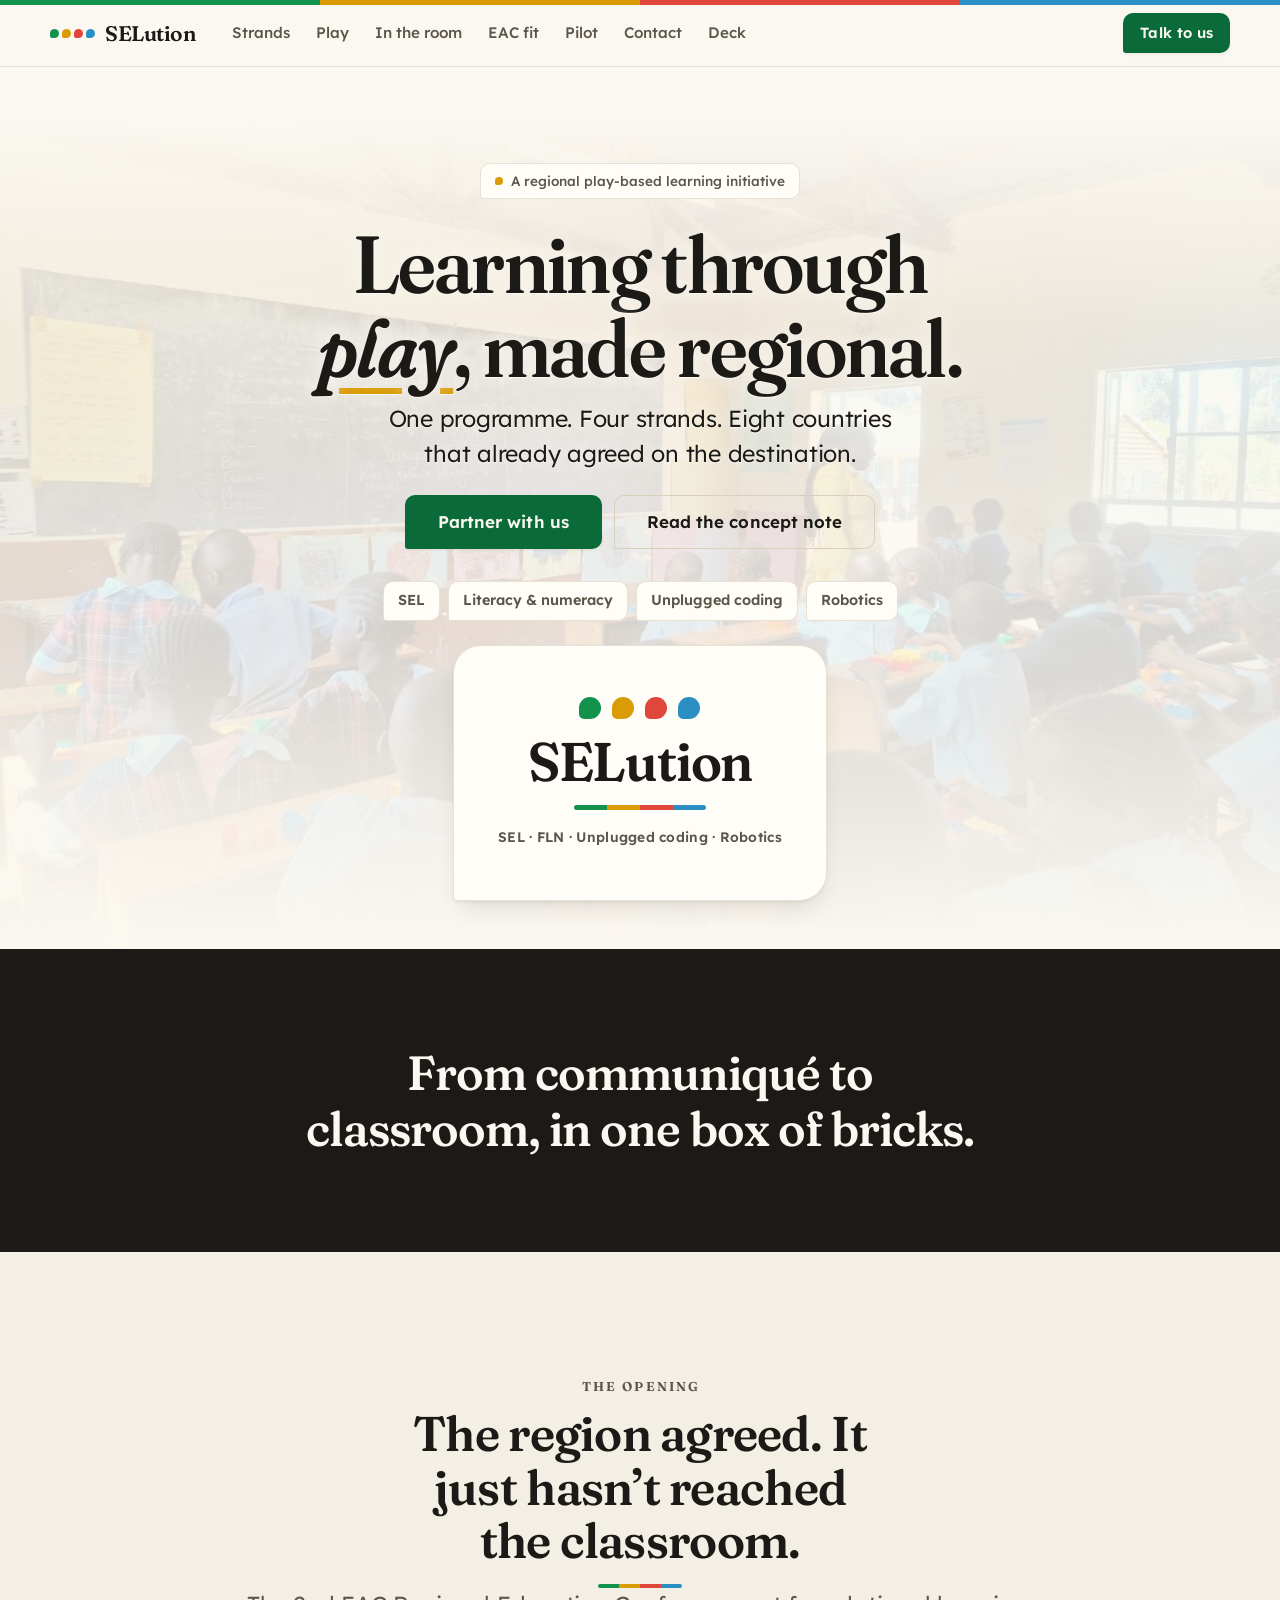
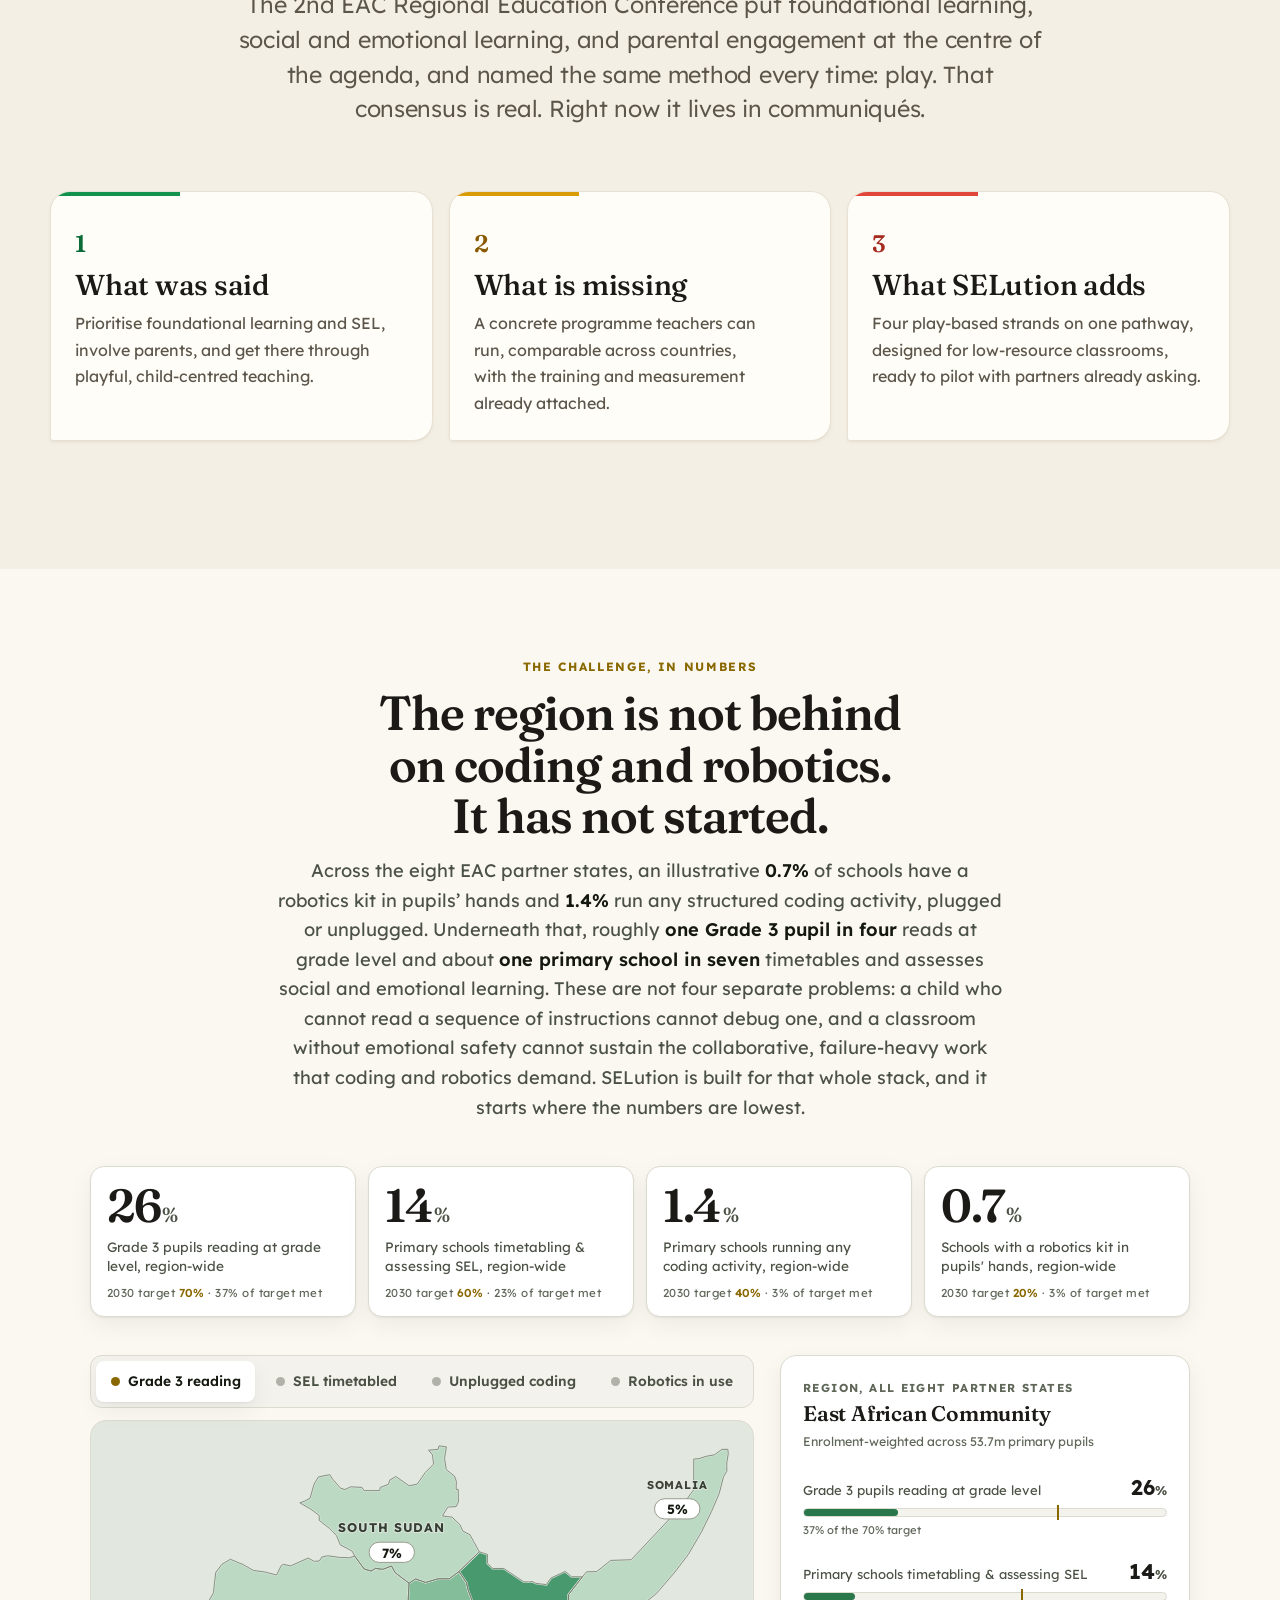
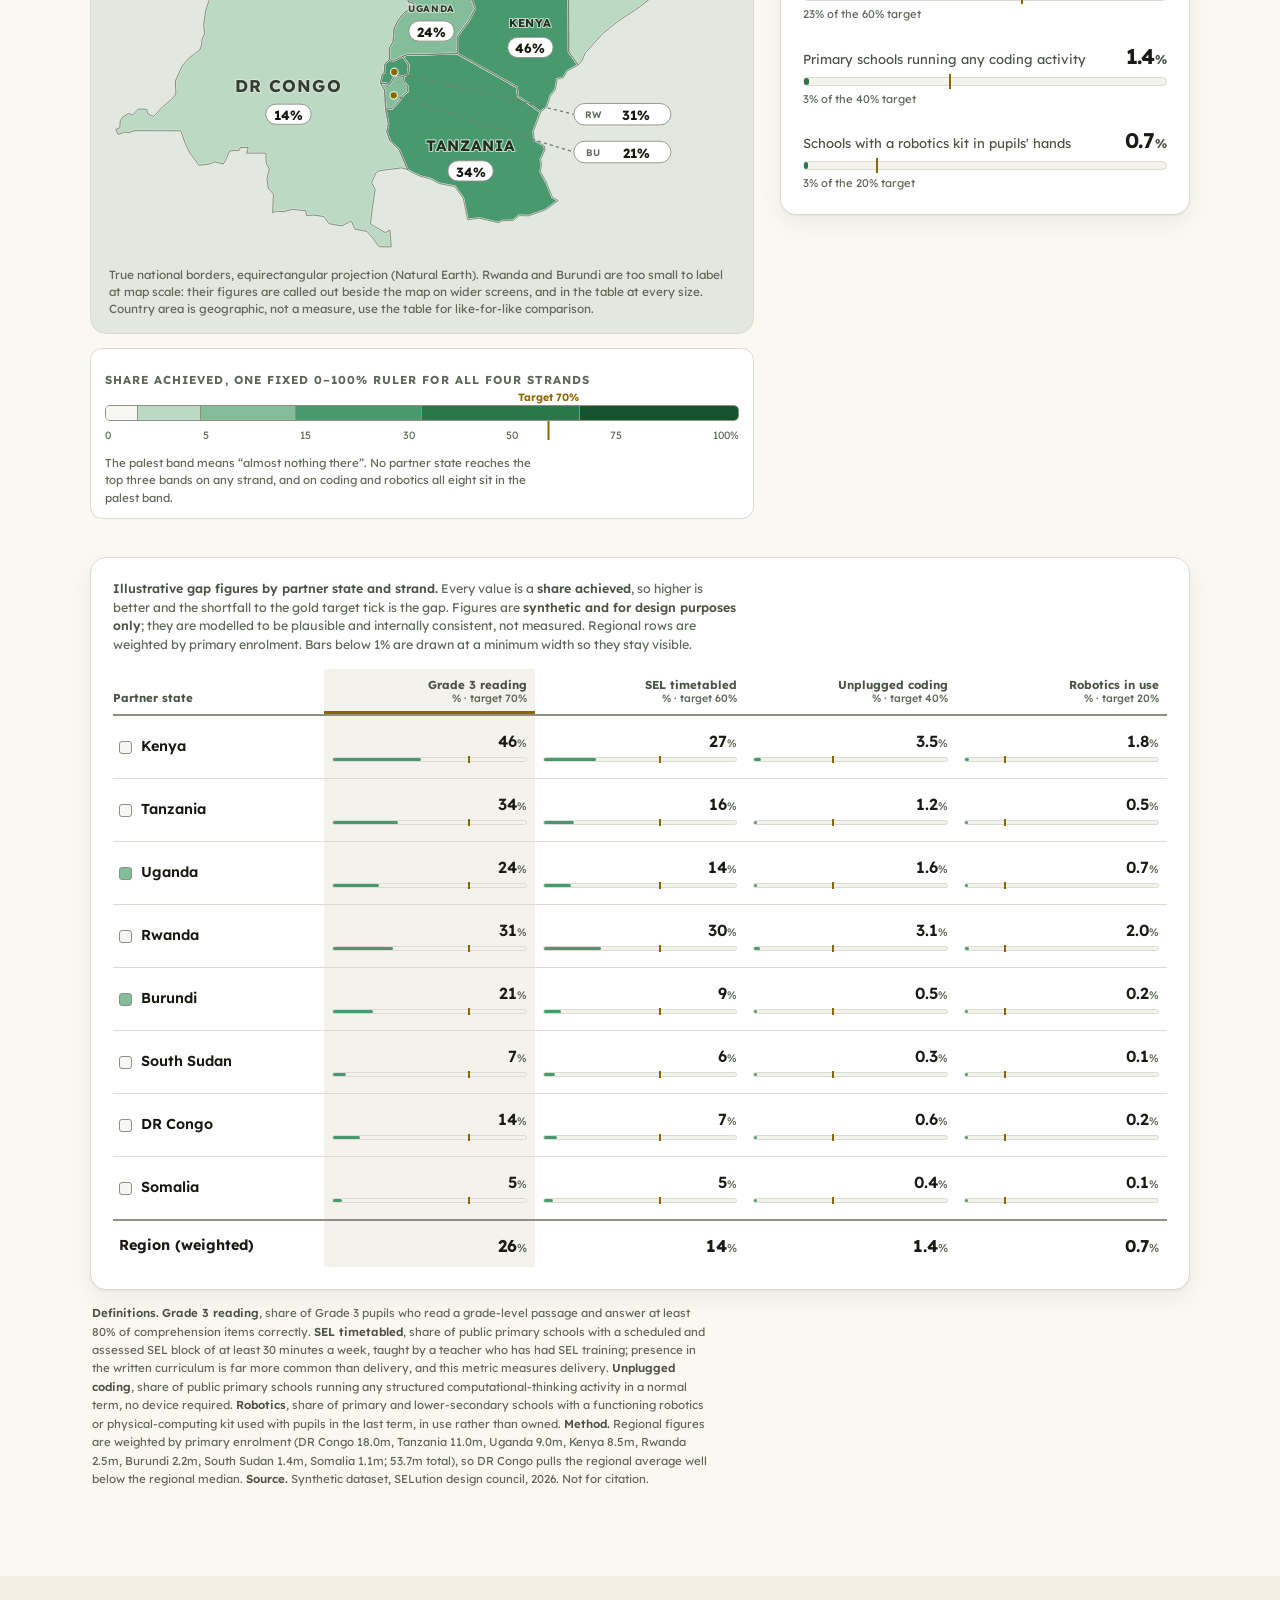
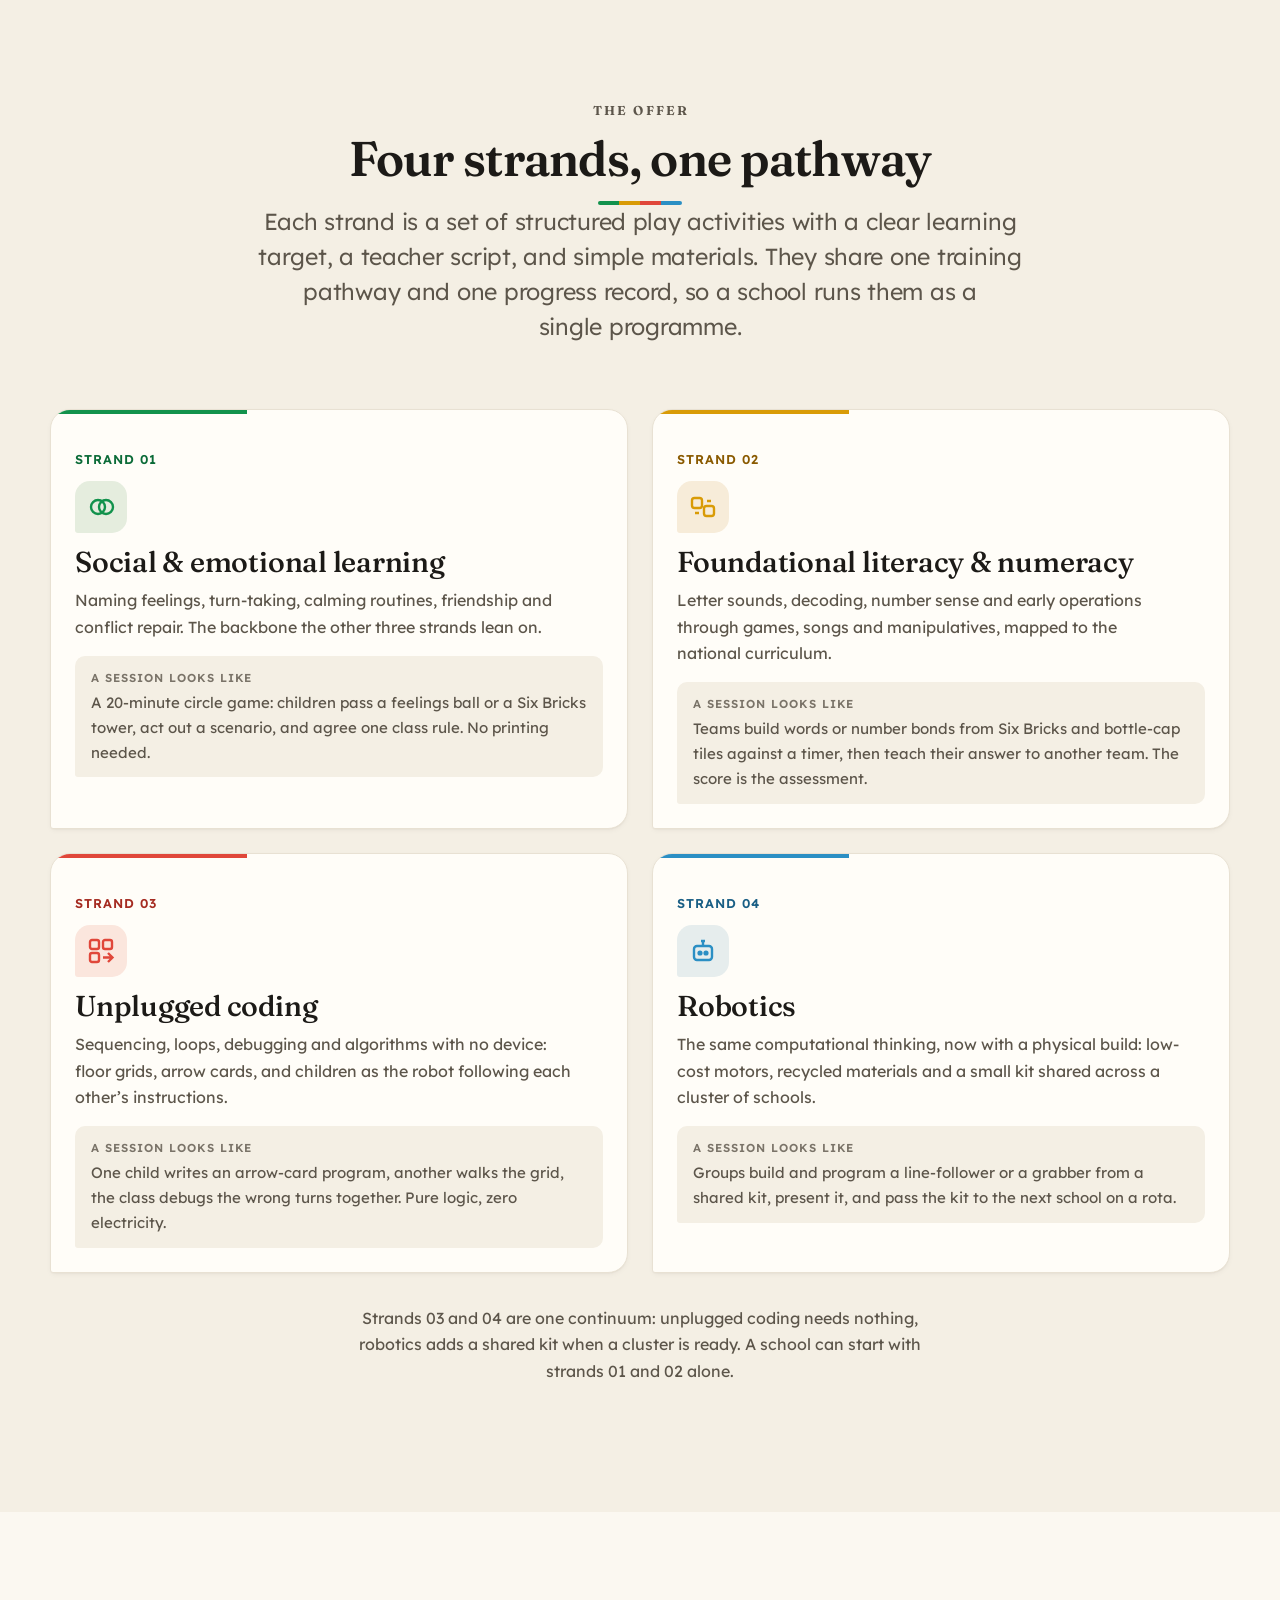
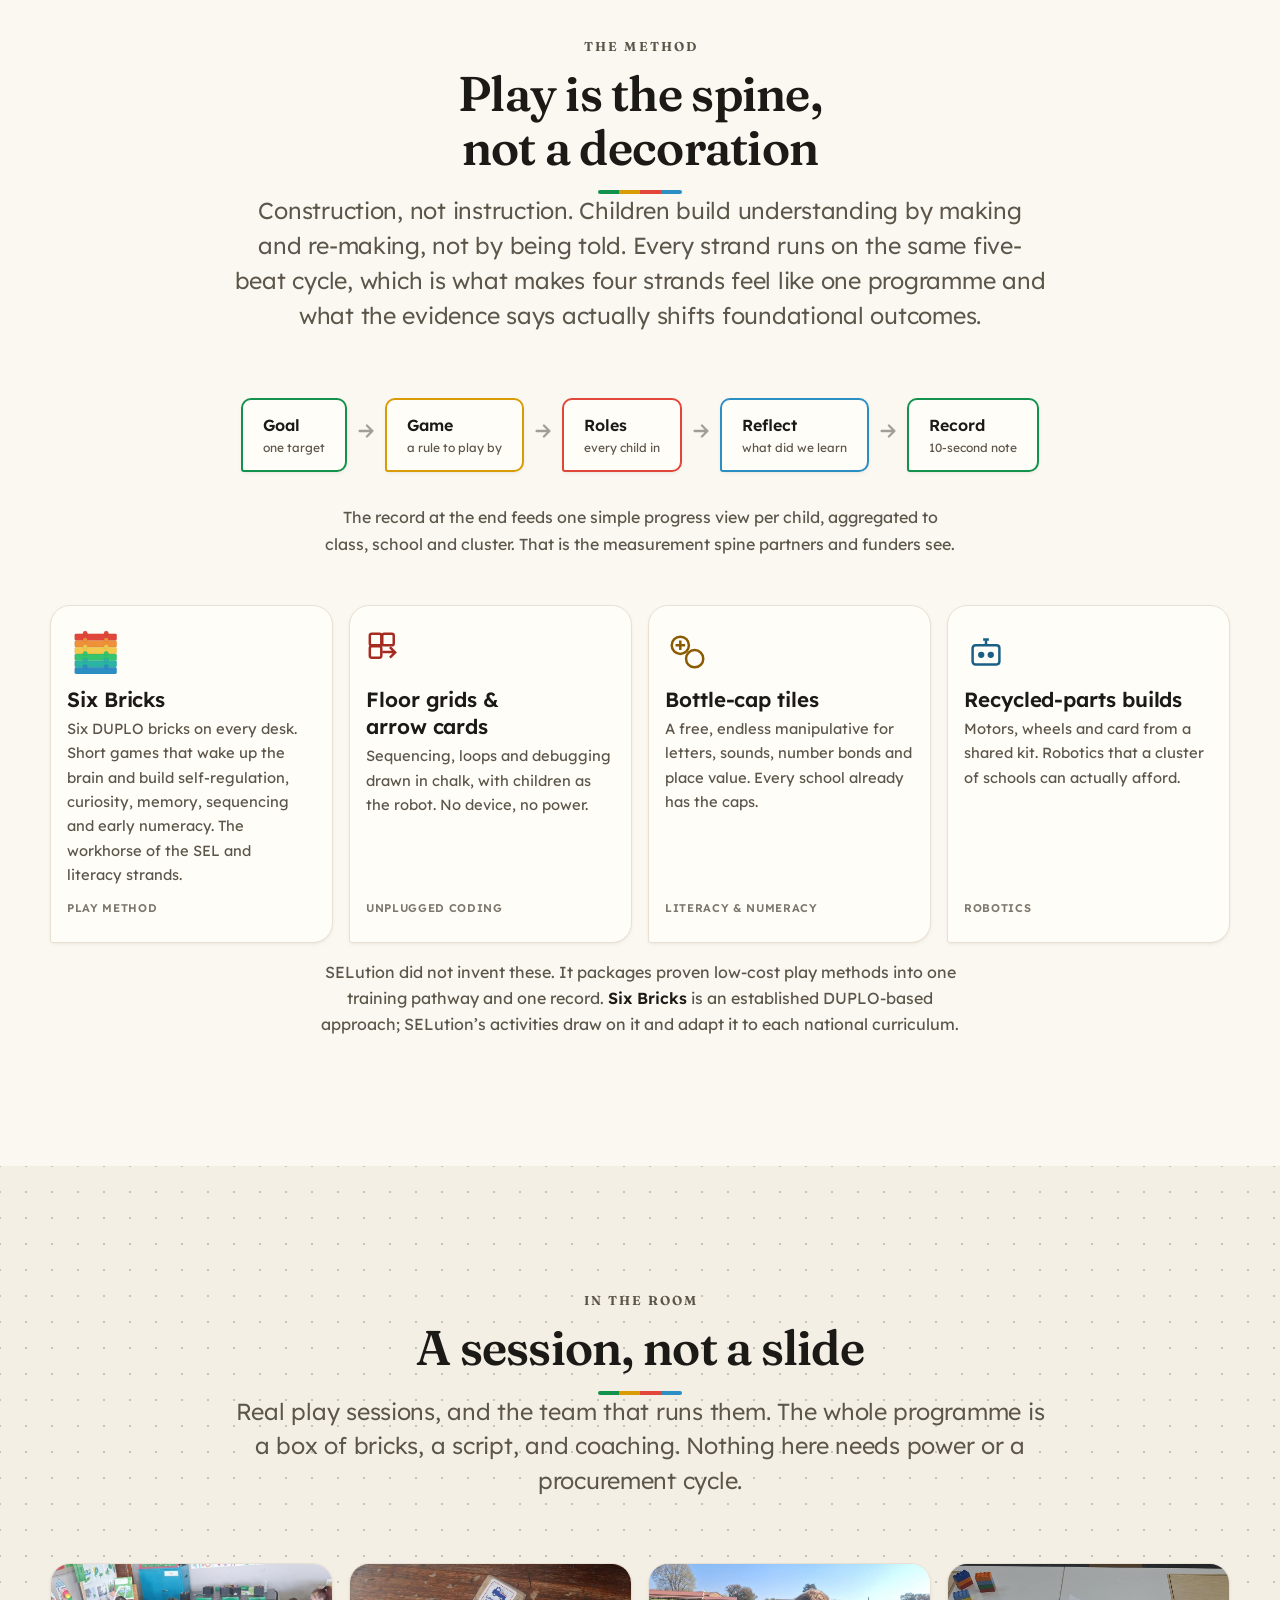
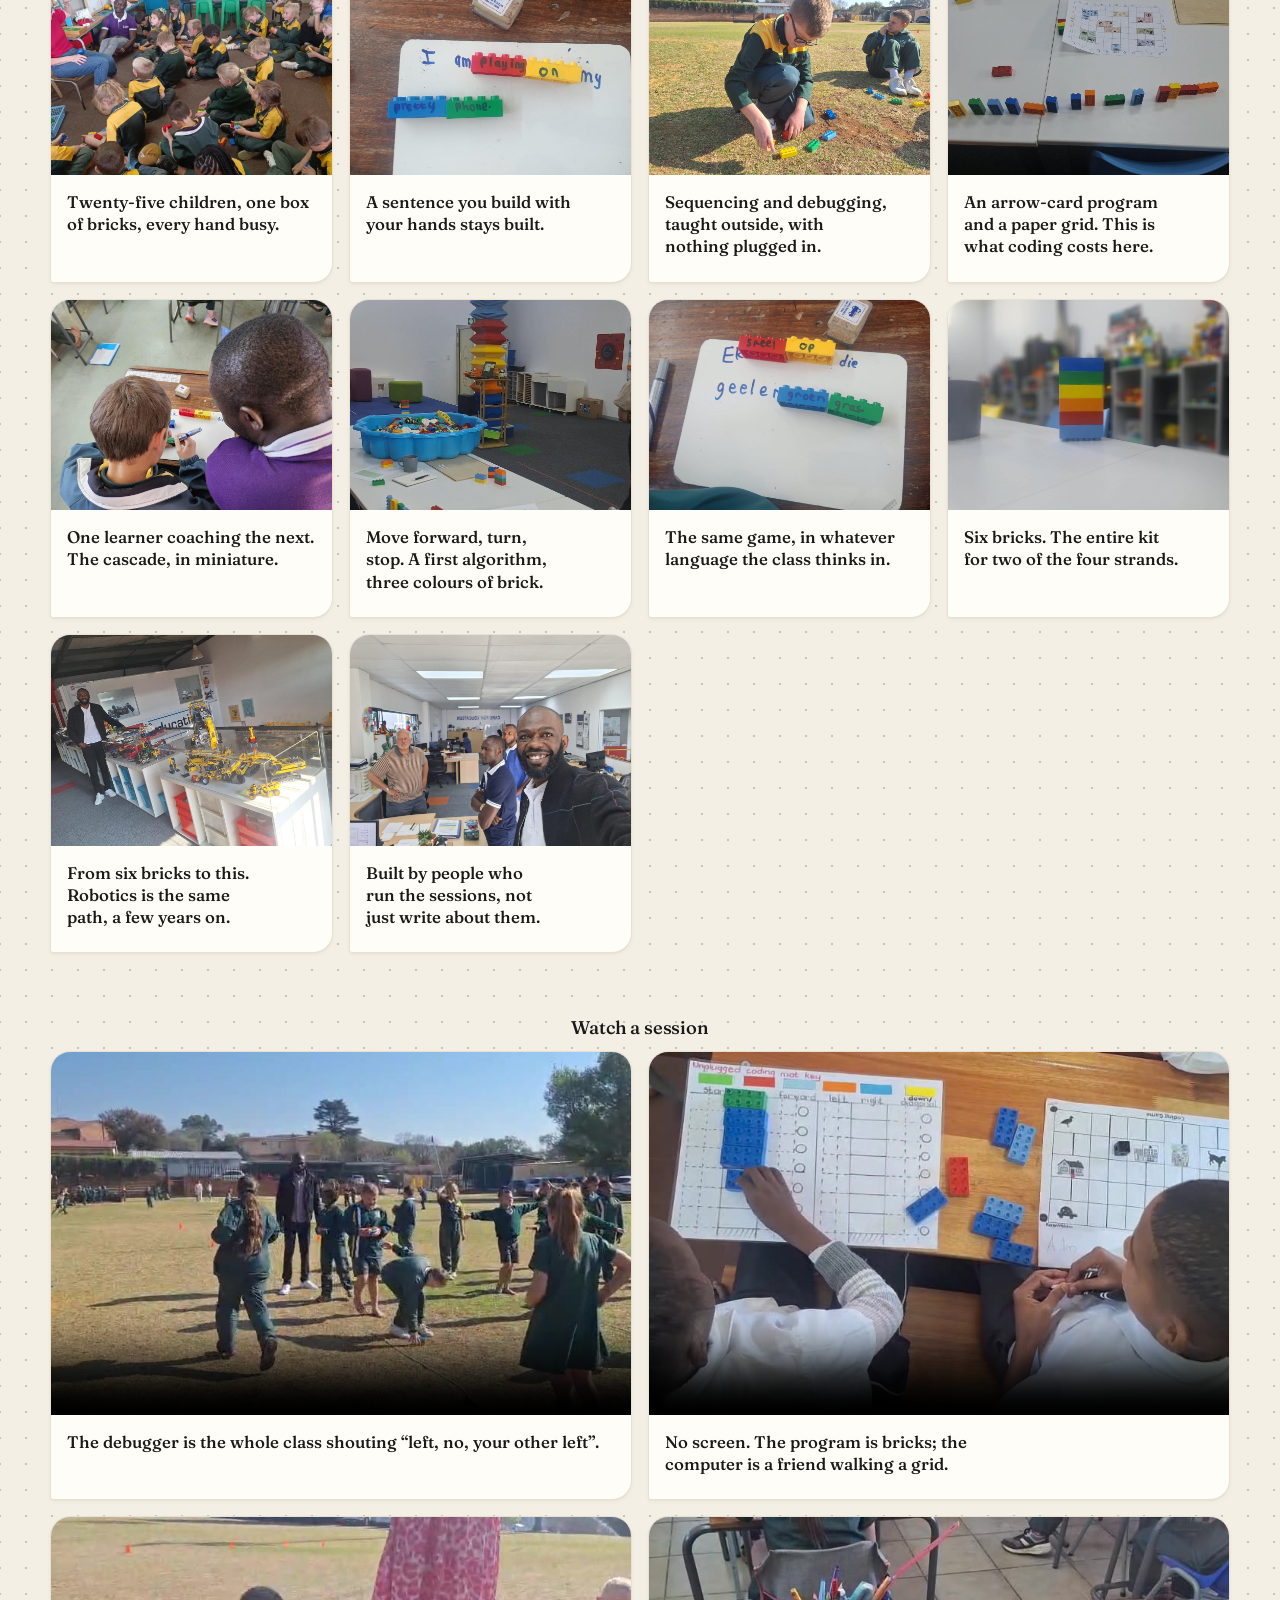
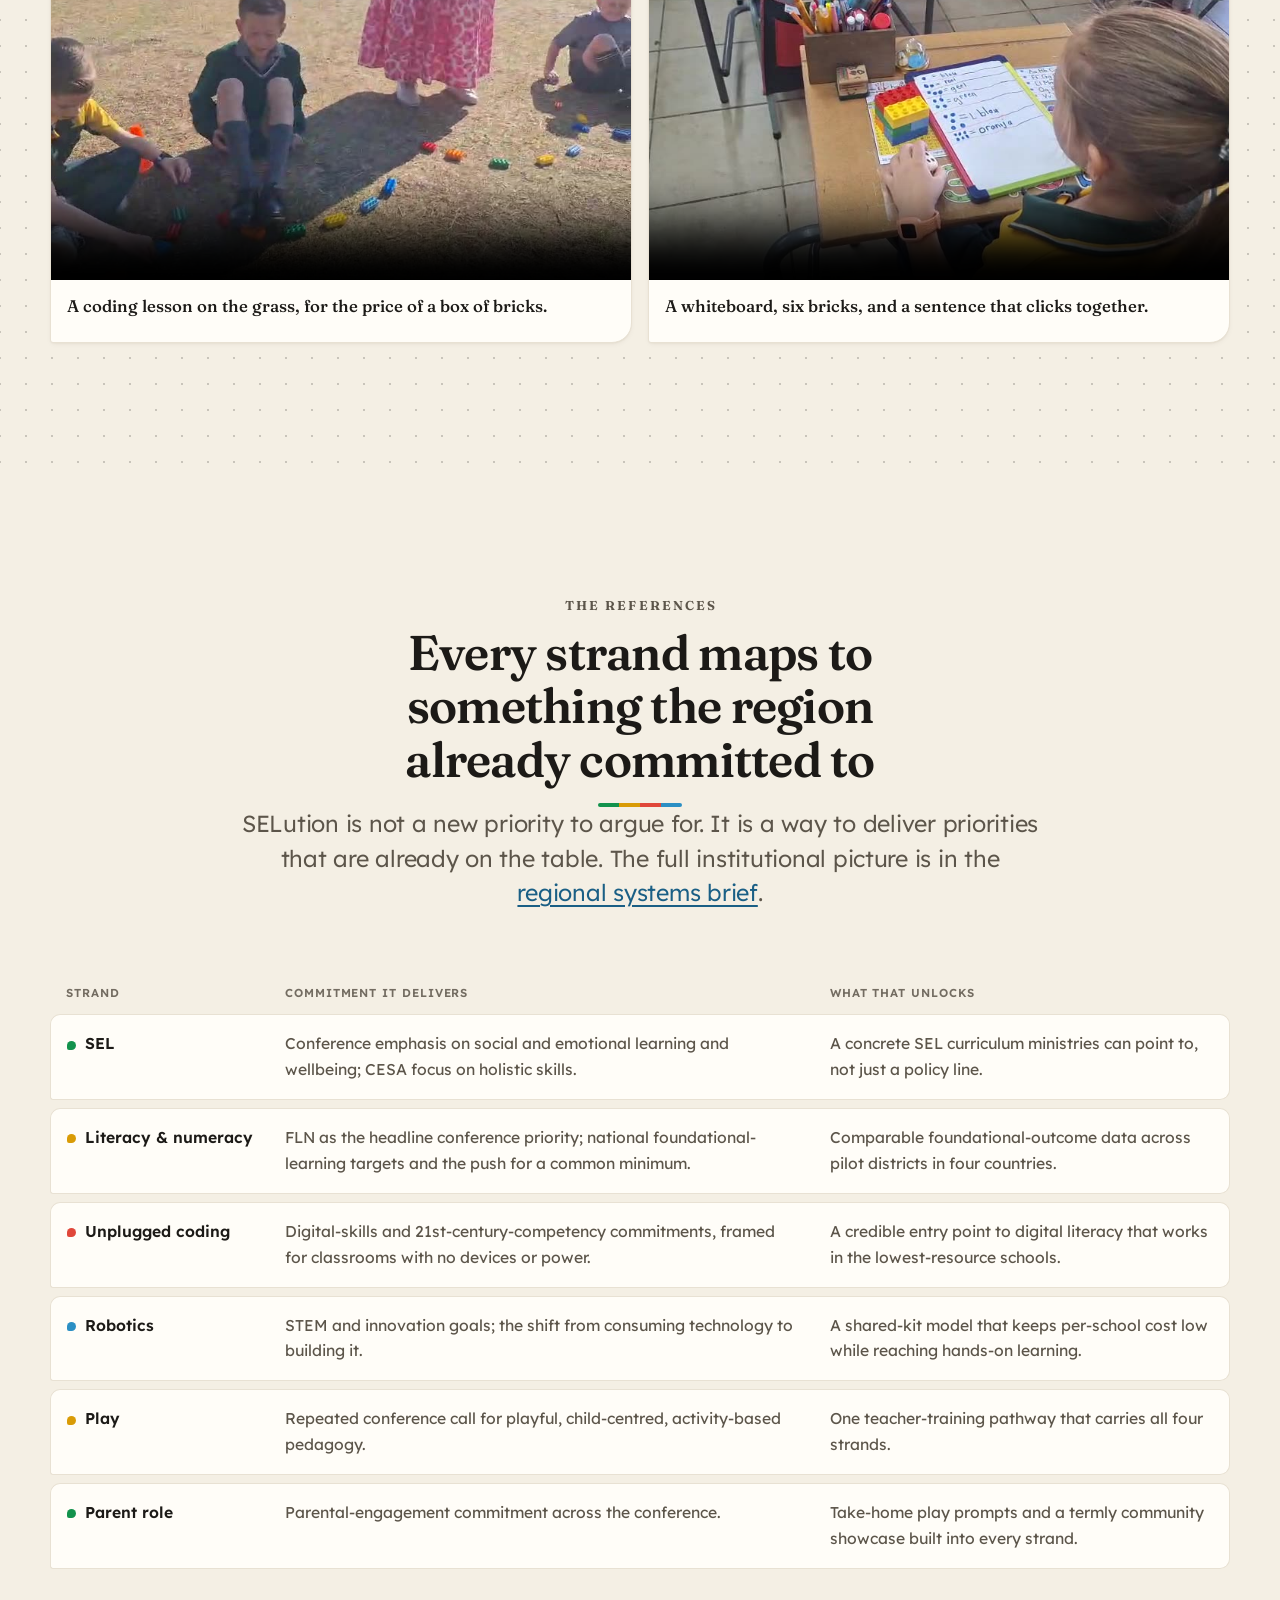
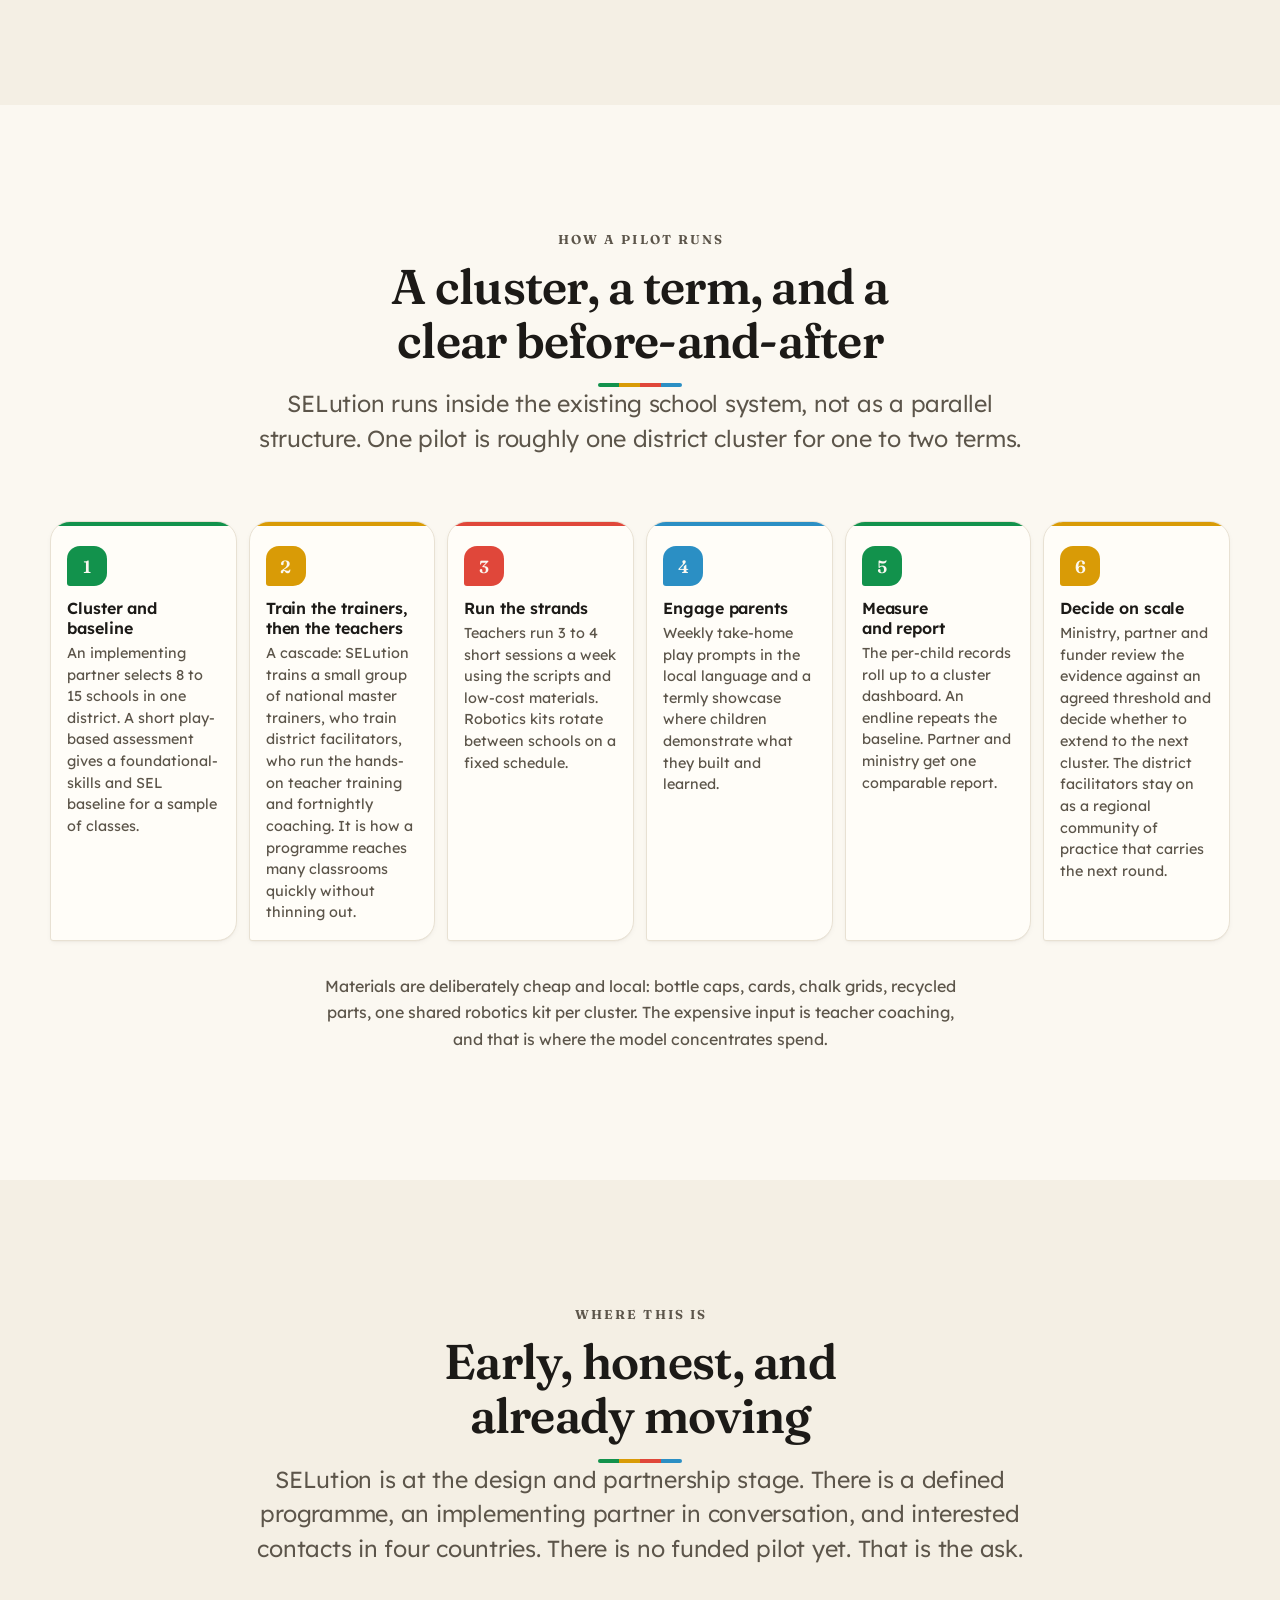
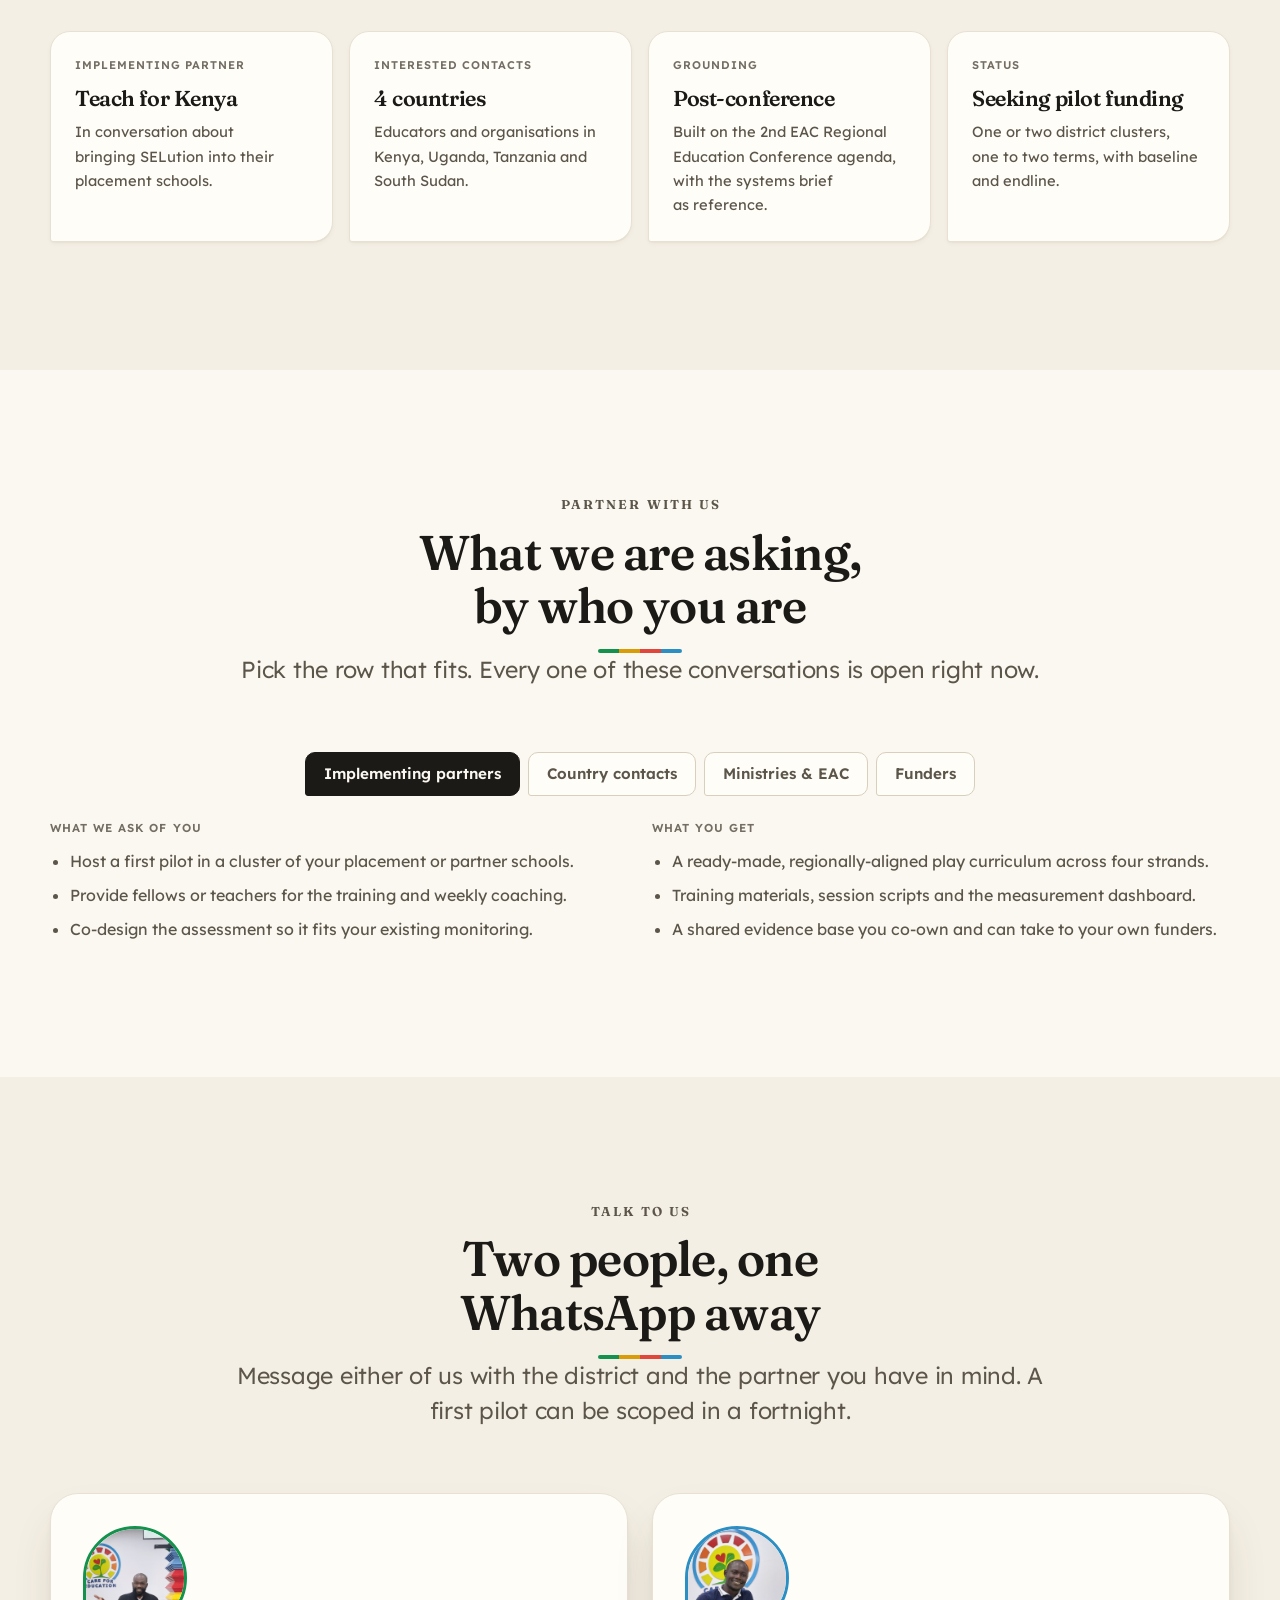
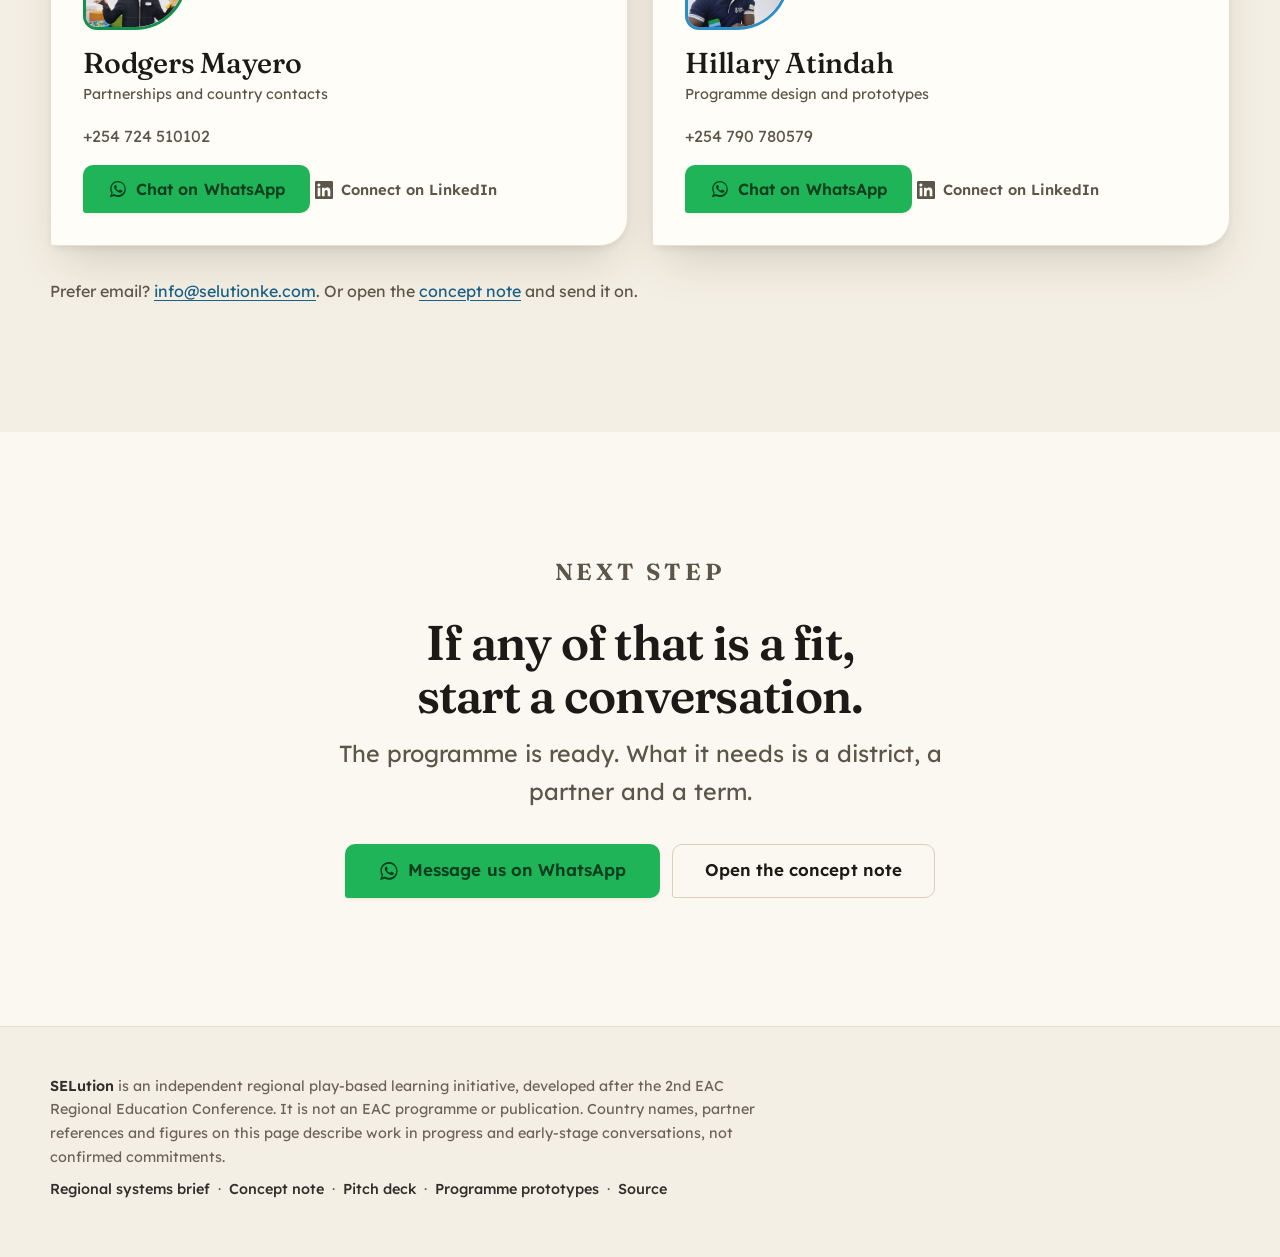
<file: index.html>
<!doctype html>
<html lang="en">
<head>
<meta charset="utf-8">
<title>SELution &middot; learning through play, made regional</title>
<meta name="viewport" content="width=device-width, initial-scale=1">
<meta name="description" content="SELution is a play-based programme for social and emotional learning, foundational literacy and numeracy, unplugged coding and robotics, built to run across East African classrooms and aligned to the East African Community education agenda.">
<meta name="author" content="SELution, a regional play-based learning initiative">
<meta name="theme-color" content="#fbf8f1">
<link rel="canonical" href="https://atindahhillary.github.io/SELutionKe/">

<meta property="og:type" content="website">
<meta property="og:site_name" content="SELution">
<meta property="og:title" content="SELution: learning through play, made regional">
<meta property="og:description" content="One play-based programme, four strands: social and emotional learning, foundational literacy and numeracy, unplugged coding, robotics. Built for East African classrooms.">
<meta property="og:url" content="https://atindahhillary.github.io/SELutionKe/">
<meta property="og:image" content="https://atindahhillary.github.io/SELutionKe/assets/preview.png">
<meta property="og:image:width" content="1200">
<meta property="og:image:height" content="630">
<meta name="twitter:card" content="summary_large_image">
<meta name="twitter:title" content="SELution: learning through play, made regional">
<meta name="twitter:description" content="A play-based programme for SEL, FLN, unplugged coding and robotics across East African classrooms.">
<meta name="twitter:image" content="https://atindahhillary.github.io/SELutionKe/assets/preview.png">

<link rel="icon" href="data:image/svg+xml,%3Csvg%20xmlns='http://www.w3.org/2000/svg'%20viewBox='0%200%2040%2040'%3E%3Crect%20width='40'%20height='40'%20rx='11'%20fill='%23fbf8f1'/%3E%3Ccircle%20cx='11'%20cy='11'%20r='5'%20fill='%2312924c'/%3E%3Ccircle%20cx='29'%20cy='11'%20r='5'%20fill='%23d99b06'/%3E%3Ccircle%20cx='11'%20cy='29'%20r='5'%20fill='%23e0473a'/%3E%3Ccircle%20cx='29'%20cy='29'%20r='5'%20fill='%232b8fc4'/%3E%3C/svg%3E">
<link rel="apple-touch-icon" href="assets/logo.png">

<link rel="preconnect" href="https://fonts.googleapis.com">
<link rel="preconnect" href="https://fonts.gstatic.com" crossorigin>
<link rel="stylesheet" href="https://fonts.googleapis.com/css2?family=Fraunces:ital,opsz,wght,SOFT,WONK@0,9..144,400..700,0..100,0..1;1,9..144,400..700,0..100,0..1&family=Lexend:wght@300..700&display=swap">
<link rel="stylesheet" href="assets/site.css">
</head>
<body>
<a class="skip" href="#opening">Skip to content</a>

<header class="top">
  <div class="wrap">
    <a class="logo" href="#top" aria-label="SELution home">
      <span class="dots" aria-hidden="true"><i></i><i></i><i></i><i></i></span>
      SELution
    </a>
    <nav class="topnav" aria-label="Sections">
      <a href="#strands">Strands</a>
      <a href="#play">Play</a>
      <a href="#room">In the room</a>
      <a href="#eac">EAC fit</a>
      <a href="#pilot">Pilot</a>
      <a href="#contact">Contact</a>
      <a href="deck.html">Deck</a>
    </nav>
    <span class="sp"></span>
    <a class="btn sm" href="#contact">Talk to us</a>
  </div>
</header>

<main id="top">
  <!-- ============ HERO ============ -->
  <section class="hero">
    <video class="herobg" muted loop playsinline preload="none" poster="assets/classroom-play.jpg" aria-hidden="true" tabindex="-1">
      <source src="assets/video/hero.mp4" type="video/mp4">
    </video>
    <div class="wrap">
      <div>
        <p class="tagpill">A regional play-based learning initiative</p>
        <h1>Learning through <em class="wonk">play</em>, made regional.</h1>
        <p class="lead">One programme. Four strands. Eight countries that already agreed on the destination.</p>
        <div class="cta">
          <a class="btn lg" href="#contact">Partner with us</a>
          <a class="btn ghost lg" href="concept-note.html">Read the concept note</a>
        </div>
        <nav class="badges" aria-label="Jump to a strand">
          <a href="#strand-sel">SEL</a><a href="#strand-fln">Literacy &amp; numeracy</a><a href="#strand-coding">Unplugged coding</a><a href="#strand-robotics">Robotics</a>
        </nav>
      </div>
      <div>
        <div class="heromark" aria-hidden="true">
          <span class="dots"><i></i><i></i><i></i><i></i></span>
          <span class="wm">SELution</span>
          <span class="rib"></span>
          <span class="strandline">SEL &middot; FLN &middot; Unplugged coding &middot; Robotics</span>
        </div>
      </div>
    </div>
  </section>

  <section class="hook"><p>From communiqu&eacute; to classroom, in one box of bricks.</p></section>

  <!-- ============ THE OPENING ============ -->
  <section class="sec tint" id="opening" style="--k: var(--gold)">
    <div class="wrap">
      <p class="eyebrow">The opening</p>
      <h2>The region agreed. It just hasn&rsquo;t reached the classroom.</h2>
      <p class="lead">
        The 2nd EAC Regional Education Conference put foundational learning, social and emotional
        learning, and parental engagement at the centre of the agenda, and named the same method every
        time: play. That consensus is real. Right now it lives in communiqu&eacute;s.
      </p>
      <div class="trio">
        <div class="mini" style="--c: var(--green); --ci: var(--green-ink)"><div class="n">1</div><h3>What was said</h3><p>Prioritise foundational learning and SEL, involve parents, and get there through playful, child-centred teaching.</p></div>
        <div class="mini" style="--c: var(--gold); --ci: var(--gold-ink)"><div class="n">2</div><h3>What is missing</h3><p>A concrete programme teachers can run, comparable across countries, with the training and measurement already attached.</p></div>
        <div class="mini" style="--c: var(--red); --ci: var(--red-ink)"><div class="n">3</div><h3>What SELution adds</h3><p>Four play-based strands on one pathway, designed for low-resource classrooms, ready to pilot with partners already asking.</p></div>
      </div>
    </div>
  </section>

  <!-- ============ THE CHALLENGE (EAC gap map) ============ -->
<section class="challenge" id="challenge" aria-labelledby="chTitle">

  <p class="ch-eyebrow">The challenge, in numbers</p>
  <h2 class="ch-title" id="chTitle">The region is not behind on coding and robotics. It has not started.</h2>
  <p class="ch-standfirst">
    Across the eight EAC partner states, an illustrative <strong>0.7%</strong> of schools have a
    robotics kit in pupils&rsquo; hands and <strong>1.4%</strong> run any structured coding activity,
    plugged or unplugged. Underneath that, roughly <strong>one Grade&nbsp;3 pupil in four</strong>
    reads at grade level and about <strong>one primary school in seven</strong> timetables and
    assesses social and emotional learning. These are not four separate problems: a child who cannot
    read a sequence of instructions cannot debug one, and a classroom without emotional safety cannot
    sustain the collaborative, failure-heavy work that coding and robotics demand.
    SELution is built for that whole stack, and it starts where the numbers are lowest.
  </p>

  <div class="kpis">
      <div class="kpi">
        <span class="kpi-n" data-to="26" data-dp="0">0<i>%</i></span>
        <span class="kpi-l">Grade 3 pupils reading at grade level, region-wide</span>
        <span class="kpi-t">2030 target <b>70%</b> &middot; 37% of target met</span>
      </div>
      <div class="kpi">
        <span class="kpi-n" data-to="14" data-dp="0">0<i>%</i></span>
        <span class="kpi-l">Primary schools timetabling & assessing SEL, region-wide</span>
        <span class="kpi-t">2030 target <b>60%</b> &middot; 23% of target met</span>
      </div>
      <div class="kpi">
        <span class="kpi-n" data-to="1.4" data-dp="1">0.0<i>%</i></span>
        <span class="kpi-l">Primary schools running any coding activity, region-wide</span>
        <span class="kpi-t">2030 target <b>40%</b> &middot; 3% of target met</span>
      </div>
      <div class="kpi">
        <span class="kpi-n" data-to="0.7" data-dp="1">0.0<i>%</i></span>
        <span class="kpi-l">Schools with a robotics kit in pupils' hands, region-wide</span>
        <span class="kpi-t">2030 target <b>20%</b> &middot; 3% of target met</span>
      </div>
  </div>

  <div class="ch-grid">
    <div>
      <div class="strandbar" role="tablist" aria-label="Colour the map by strand">
        <button type="button" role="tab" id="tab-fln" data-strand="fln" aria-controls="mapPanel" aria-selected="true" tabindex="0"><span class="dot"></span>Grade 3 reading</button>
        <button type="button" role="tab" id="tab-sel" data-strand="sel" aria-controls="mapPanel" aria-selected="false" tabindex="-1"><span class="dot"></span>SEL timetabled</button>
        <button type="button" role="tab" id="tab-cod" data-strand="cod" aria-controls="mapPanel" aria-selected="false" tabindex="-1"><span class="dot"></span>Unplugged coding</button>
        <button type="button" role="tab" id="tab-rob" data-strand="rob" aria-controls="mapPanel" aria-selected="false" tabindex="-1"><span class="dot"></span>Robotics in use</button>
      </div>

      <figure class="mapfig" id="mapPanel" role="tabpanel" aria-labelledby="tab-fln" tabindex="0">
        <svg class="eacmap" viewBox="0 0 1000 665" xmlns="http://www.w3.org/2000/svg"
             role="group" aria-describedby="matrixCap"
             aria-label="Map of the eight EAC partner states, shaded by the selected strand. Every figure is also in the data table below.">
          <defs>
            <path id="p-cd" d="M479.4 232.1 L477.9 261.3 L487.9 264.6 L479.9 273.5 L470.3 280.1 L460.8 293.1 L455.5 304.7 L454.1 324.8 L448.3 334.3 L448.1 353.1 L441.0 360.1 L440.0 374.9 L436.6 376.9 L434.3 390.5 L440.6 401.8 L442.2 431.9 L446.6 454.9 L444.1 467.9 L449.1 482.4 L463.6 496.3 L477.1 527.8 L467.3 525.2 L433.7 529.4 L427.1 532.4 L419.9 548.4 L425.5 559.4 L421.1 588.9 L418.0 614.0 L424.7 618.4 L442.2 628.1 L449.0 623.6 L451.1 650.5 L432.0 650.3 L421.8 636.5 L412.6 625.9 L393.5 622.4 L387.9 609.3 L372.6 617.2 L352.6 613.7 L344.3 602.4 L328.4 600.1 L316.7 600.7 L315.3 593.0 L306.7 592.3 L295.3 590.9 L279.9 594.6 L269.0 594.0 L262.9 596.3 L264.2 566.6 L255.9 557.3 L254.0 542.0 L257.7 526.9 L252.7 517.3 L252.2 501.6 L221.9 501.8 L224.1 492.8 L211.4 492.9 L210.0 497.2 L194.5 498.2 L188.3 512.8 L184.5 519.0 L170.8 515.5 L162.5 519.0 L146.0 521.0 L136.5 508.0 L130.7 499.9 L123.6 484.9 L117.4 466.3 L43.8 466.0 L35.0 469.0 L27.8 468.5 L17.5 471.9 L14.0 464.1 L20.3 461.5 L21.1 450.6 L25.2 444.2 L34.3 439.0 L40.8 441.5 L49.4 432.0 L63.0 432.2 L64.6 439.3 L73.9 443.7 L88.6 428.0 L103.1 415.9 L109.4 407.9 L108.6 387.3 L119.4 363.1 L130.9 350.2 L147.3 338.2 L150.2 330.3 L150.8 321.1 L154.8 312.4 L153.5 298.3 L156.6 276.2 L161.5 260.6 L169.0 247.3 L170.5 232.2 L172.7 214.8 L182.4 202.1 L195.8 194.1 L216.3 202.6 L232.2 211.8 L250.5 214.2 L269.1 219.1 L276.6 204.0 L280.0 202.1 L291.4 204.6 L319.1 192.2 L329.0 197.4 L337.1 196.7 L340.8 190.6 L350.1 188.5 L368.9 191.1 L384.9 191.7 L393.1 189.0 L408.2 209.6 L419.4 212.7 L426.1 208.5 L437.6 210.1 L451.5 204.8 L457.5 215.5 L479.4 232.1 Z"/>
            <path id="p-tz" d="M556.0 343.4 L560.3 346.1 L650.7 396.9 L652.4 411.4 L688.3 436.4 L676.7 467.1 L678.2 481.3 L694.2 490.3 L694.9 496.8 L688.1 511.9 L689.5 519.5 L687.9 531.4 L696.6 547.0 L706.9 571.7 L716.1 577.1 L696.2 591.6 L668.9 601.3 L654.0 600.9 L645.1 608.3 L627.7 609.0 L621.2 612.1 L591.2 605.1 L572.4 607.1 L565.4 573.2 L557.0 561.6 L551.9 554.7 L527.5 550.0 L513.3 542.5 L497.5 538.3 L487.5 534.1 L477.1 527.8 L463.6 496.3 L449.1 482.4 L444.1 467.9 L446.6 454.9 L442.2 431.9 L452.5 430.8 L461.5 421.7 L471.2 408.7 L477.4 403.5 L477.2 395.4 L471.8 389.7 L470.3 379.9 L477.5 376.7 L479.0 362.0 L469.1 348.0 L477.8 345.0 L505.2 345.3 L556.0 343.4 Z"/>
            <path id="p-ug" d="M505.2 345.3 L477.8 345.0 L469.1 348.0 L454.2 355.7 L448.1 353.1 L448.3 334.3 L454.1 324.8 L455.5 304.7 L460.8 293.1 L470.3 280.1 L479.9 273.5 L487.9 264.6 L477.9 261.3 L479.4 232.1 L489.7 225.3 L505.6 230.9 L525.7 225.0 L543.2 225.1 L558.6 213.6 L570.4 230.9 L573.3 243.4 L584.3 272.1 L575.2 290.3 L562.9 306.8 L555.8 316.9 L556.0 343.4 L505.2 345.3 Z"/>
            <path id="p-ke" d="M732.9 341.1 L747.7 361.7 L730.2 371.6 L724.1 382.0 L714.7 383.9 L711.2 401.4 L703.2 411.5 L698.3 428.1 L688.3 436.4 L652.4 411.4 L650.7 396.9 L560.3 346.1 L556.0 343.4 L555.8 316.9 L562.9 306.8 L575.2 290.3 L584.3 272.1 L573.3 243.4 L570.4 230.9 L558.6 213.6 L573.9 198.7 L590.8 182.2 L603.8 186.4 L603.8 200.4 L612.3 208.7 L629.7 208.7 L661.3 229.8 L669.2 230.1 L675.0 229.4 L680.5 232.3 L697.2 234.3 L704.5 223.9 L727.3 213.4 L737.4 221.8 L754.5 221.9 L732.6 250.2 L732.9 341.1 Z"/>
            <path id="p-rw" d="M469.1 348.0 L479.0 362.0 L477.5 376.7 L470.3 379.9 L457.1 378.3 L449.4 392.5 L434.3 390.5 L436.6 376.9 L440.0 374.9 L441.0 360.1 L448.1 353.1 L454.2 355.7 L469.1 348.0 Z"/>
            <path id="p-bi" d="M442.2 431.9 L440.6 401.8 L434.3 390.5 L449.4 392.5 L457.1 378.3 L470.3 379.9 L471.8 389.7 L477.2 395.4 L477.4 403.5 L471.2 408.7 L461.5 421.7 L452.5 430.8 L442.2 431.9 Z"/>
            <path id="p-ss" d="M557.5 83.5 L557.8 102.9 L554.1 110.5 L540.8 111.2 L532.3 125.4 L547.7 127.2 L560.3 139.3 L564.7 149.3 L576.1 155.1 L590.8 182.2 L573.9 198.7 L558.6 213.6 L543.2 225.1 L525.7 225.0 L505.6 230.9 L489.7 225.3 L479.4 232.1 L457.5 215.5 L451.5 204.8 L437.6 210.1 L426.1 208.5 L419.4 212.7 L408.2 209.6 L393.1 189.0 L389.1 181.1 L370.4 171.2 L364.1 156.3 L353.7 145.5 L337.0 132.5 L336.7 124.4 L323.1 114.3 L306.1 104.5 L313.7 101.8 L322.3 97.1 L328.7 74.8 L335.6 63.3 L353.6 59.8 L357.9 66.7 L370.7 81.3 L377.6 83.4 L386.6 79.1 L404.6 80.0 L408.0 85.1 L432.8 85.1 L433.7 80.0 L446.5 75.3 L449.1 68.0 L458.5 62.8 L479.5 77.4 L492.4 74.8 L504.8 56.8 L518.5 43.1 L516.4 28.1 L510.4 20.9 L525.4 19.6 L527.1 14.0 L538.6 15.7 L535.7 34.1 L538.6 52.1 L551.5 62.0 L554.5 70.6 L554.1 83.0 L557.5 83.5 Z"/>
            <path id="p-so" d="M950.9 30.7 L964.2 28.2 L976.0 19.6 L985.4 19.6 L986.0 26.5 L983.7 41.0 L983.8 54.1 L978.5 63.1 L971.5 90.1 L959.5 118.0 L944.0 149.8 L922.6 186.4 L901.3 214.4 L872.0 248.4 L847.0 268.6 L809.7 293.4 L786.4 312.4 L759.1 342.6 L753.4 355.7 L747.7 361.7 L732.9 341.1 L732.6 250.2 L754.5 221.9 L761.3 214.0 L777.3 213.5 L799.5 195.9 L832.0 194.8 L902.5 119.9 L919.9 99.1 L931.2 83.8 L931.2 70.8 L931.2 45.6 L931.3 35.3 L931.5 34.9 L939.4 34.4 L950.9 30.7 Z"/>
          </defs>
          <g class="lyr-fill">
            <g class="cc" data-c="cd"><use class="country" href="#p-cd" data-bin="1" tabindex="0" role="button" aria-pressed="false" aria-label="DR Congo. Grade 3 reading 14 percent, SEL timetabled 7 percent, Unplugged coding 0.6 percent, Robotics in use 0.2 percent. Select for detail."/></g>
            <g class="cc" data-c="tz"><use class="country" href="#p-tz" data-bin="3" tabindex="0" role="button" aria-pressed="false" aria-label="Tanzania. Grade 3 reading 34 percent, SEL timetabled 16 percent, Unplugged coding 1.2 percent, Robotics in use 0.5 percent. Select for detail."/></g>
            <g class="cc" data-c="ug"><use class="country" href="#p-ug" data-bin="2" tabindex="0" role="button" aria-pressed="false" aria-label="Uganda. Grade 3 reading 24 percent, SEL timetabled 14 percent, Unplugged coding 1.6 percent, Robotics in use 0.7 percent. Select for detail."/></g>
            <g class="cc" data-c="ke"><use class="country" href="#p-ke" data-bin="3" tabindex="0" role="button" aria-pressed="false" aria-label="Kenya. Grade 3 reading 46 percent, SEL timetabled 27 percent, Unplugged coding 3.5 percent, Robotics in use 1.8 percent. Select for detail."/></g>
            <g class="cc" data-c="rw"><use class="country" href="#p-rw" data-bin="3" tabindex="0" role="button" aria-pressed="false" aria-label="Rwanda. Grade 3 reading 31 percent, SEL timetabled 30 percent, Unplugged coding 3.1 percent, Robotics in use 2.0 percent. Select for detail."/></g>
            <g class="cc" data-c="bi"><use class="country" href="#p-bi" data-bin="2" tabindex="0" role="button" aria-pressed="false" aria-label="Burundi. Grade 3 reading 21 percent, SEL timetabled 9 percent, Unplugged coding 0.5 percent, Robotics in use 0.2 percent. Select for detail."/></g>
            <g class="cc" data-c="ss"><use class="country" href="#p-ss" data-bin="1" tabindex="0" role="button" aria-pressed="false" aria-label="South Sudan. Grade 3 reading 7 percent, SEL timetabled 6 percent, Unplugged coding 0.3 percent, Robotics in use 0.1 percent. Select for detail."/></g>
            <g class="cc" data-c="so"><use class="country" href="#p-so" data-bin="1" tabindex="0" role="button" aria-pressed="false" aria-label="Somalia. Grade 3 reading 5 percent, SEL timetabled 5 percent, Unplugged coding 0.4 percent, Robotics in use 0.1 percent. Select for detail."/></g>
          </g>
          <g class="lyr-edge" aria-hidden="true" pointer-events="none">
            <use class="edge" data-c="cd" href="#p-cd"/>
            <use class="edge" data-c="tz" href="#p-tz"/>
            <use class="edge" data-c="ug" href="#p-ug"/>
            <use class="edge" data-c="ke" href="#p-ke"/>
            <use class="edge" data-c="rw" href="#p-rw"/>
            <use class="edge" data-c="bi" href="#p-bi"/>
            <use class="edge" data-c="ss" href="#p-ss"/>
            <use class="edge" data-c="so" href="#p-so"/>
          </g>
          <g class="lyr-anno" pointer-events="none">
            <g class="anno" data-c="cd">
              <text class="clabel" x="288" y="405" font-size="27">DR CONGO</text>
              <g class="chip" transform="translate(288,440)">
                <rect class="chip-bg" x="-36" y="-16" width="72" height="32" rx="16"/>
                <text class="chip-t" x="0" y="1" data-chip="cd">14%</text>
              </g>
            </g>
            <g class="anno" data-c="tz">
              <text class="clabel" x="577" y="498" font-size="24">TANZANIA</text>
              <g class="chip" transform="translate(577,530)">
                <rect class="chip-bg" x="-36" y="-16" width="72" height="32" rx="16"/>
                <text class="chip-t" x="0" y="1" data-chip="tz">34%</text>
              </g>
            </g>
            <g class="anno" data-c="ug">
              <text class="clabel" x="515" y="278" font-size="15">UGANDA</text>
              <g class="chip" transform="translate(515,308)">
                <rect class="chip-bg" x="-36" y="-16" width="72" height="32" rx="16"/>
                <text class="chip-t" x="0" y="1" data-chip="ug">24%</text>
              </g>
            </g>
            <g class="anno" data-c="ke">
              <text class="clabel" x="672" y="302" font-size="18">KENYA</text>
              <g class="chip" transform="translate(672,334)">
                <rect class="chip-bg" x="-36" y="-16" width="72" height="32" rx="16"/>
                <text class="chip-t" x="0" y="1" data-chip="ke">46%</text>
              </g>
            </g>
            <g class="anno" data-c="rw">
              <path class="lead" d="M456 373 L640 416 L741 440"/>
              <circle class="pin" cx="456" cy="373" r="6"/>
              <g class="chip chip--out" transform="translate(818,440)">
                <rect class="chip-bg" x="-77" y="-17" width="154" height="34" rx="17"/>
                <text class="chip-n" x="-46" y="1">RW</text>
                <text class="chip-t" x="22" y="1" data-chip="rw">31%</text>
              </g>
            </g>
            <g class="anno" data-c="bi">
              <path class="lead" d="M455 410 L636 468 L741 500"/>
              <circle class="pin" cx="455" cy="410" r="6"/>
              <g class="chip chip--out" transform="translate(818,500)">
                <rect class="chip-bg" x="-77" y="-17" width="154" height="34" rx="17"/>
                <text class="chip-n" x="-46" y="1">BU</text>
                <text class="chip-t" x="22" y="1" data-chip="bi">21%</text>
              </g>
            </g>
            <g class="anno" data-c="ss">
              <text class="clabel" x="452" y="150" font-size="20">SOUTH SUDAN</text>
              <g class="chip" transform="translate(452,183)">
                <rect class="chip-bg" x="-36" y="-16" width="72" height="32" rx="16"/>
                <text class="chip-t" x="0" y="1" data-chip="ss">7%</text>
              </g>
            </g>
            <g class="anno" data-c="so">
              <text class="clabel" x="905" y="82" font-size="18">SOMALIA</text>
              <g class="chip" transform="translate(905,114)">
                <rect class="chip-bg" x="-36" y="-16" width="72" height="32" rx="16"/>
                <text class="chip-t" x="0" y="1" data-chip="so">5%</text>
              </g>
            </g>
          </g>
        </svg>
        <figcaption id="mapCap">
          True national borders, equirectangular projection (Natural Earth).
          Rwanda and Burundi are too small to label at map scale: their figures are called out
          beside the map on wider screens, and in the table at every size.
          Country area is geographic, not a measure, use the table for like-for-like comparison.
        </figcaption>
      </figure>

      <div class="legend">
        <p class="legend-h">Share achieved, one fixed 0&ndash;100% ruler for all four strands</p>
        <div class="ramp-wrap">
          <span class="tick" id="tick" style="left:70%">Target 70%</span>
          <div class="ramp" role="img"
               aria-label="Six-step sequential scale. The palest band is nought to five percent, then five to fifteen, fifteen to thirty, thirty to fifty, fifty to seventy-five, and seventy-five to one hundred percent.">
            <i></i><i></i><i></i><i></i><i></i><i></i>
          </div>
          <div class="ramp-scale"><span>0</span><span>5</span><span>15</span><span>30</span><span>50</span><span>75</span><span>100%</span></div>
        </div>
        <p>The palest band means &ldquo;almost nothing there&rdquo;. No partner state reaches the
        top three bands on any strand, and on coding and robotics all eight sit in the palest band.</p>
      </div>
    </div>

    <aside class="readout" id="readout" aria-labelledby="roName">
      <p class="readout-k" id="roKind">Region, all eight partner states</p>
      <h3 class="readout-h" id="roName">East African Community</h3>
      <p class="readout-sub" id="roSub">Enrolment-weighted across 53.7m primary pupils</p>
      <ul class="metrics" id="roList"></ul>
      <button type="button" class="readout-btn" id="roReset" hidden>Back to the regional figure</button>
    </aside>
  </div>

  <div class="matrix-wrap">
    <table class="matrix" id="matrix">
      <caption id="matrixCap">
        <b>Illustrative gap figures by partner state and strand.</b> Every value is a
        <b>share achieved</b>, so higher is better and the shortfall to the gold target tick is the gap.
        Figures are <b>synthetic and for design purposes only</b>; they are modelled to be plausible and
        internally consistent, not measured. Regional rows are weighted by primary enrolment.
        Bars below 1% are drawn at a minimum width so they stay visible.
      </caption>
      <thead>
        <tr>
          <th scope="col">Partner state</th>
        <th scope="col" data-strand="fln">Grade 3 reading<span>% &middot; target 70%</span></th>
        <th scope="col" data-strand="sel">SEL timetabled<span>% &middot; target 60%</span></th>
        <th scope="col" data-strand="cod">Unplugged coding<span>% &middot; target 40%</span></th>
        <th scope="col" data-strand="rob">Robotics in use<span>% &middot; target 20%</span></th>
        </tr>
      </thead>
      <tbody>
      <tr data-c="ke">
        <th scope="row"><button type="button" class="rowbtn" data-c="ke"><span class="swatch" data-bin="3"></span><span class="c-full">Kenya</span><span class="c-abbr" aria-hidden="true">KE</span></button></th>
        <td data-strand="fln"><span class="v">46<small>%</small></span><span class="bar" style="--v:46;--t:70"></span></td>
        <td data-strand="sel"><span class="v">27<small>%</small></span><span class="bar" style="--v:27;--t:60"></span></td>
        <td data-strand="cod"><span class="v">3.5<small>%</small></span><span class="bar" style="--v:3.5;--t:40"></span></td>
        <td data-strand="rob"><span class="v">1.8<small>%</small></span><span class="bar" style="--v:1.8;--t:20"></span></td>
      </tr>
      <tr data-c="tz">
        <th scope="row"><button type="button" class="rowbtn" data-c="tz"><span class="swatch" data-bin="3"></span><span class="c-full">Tanzania</span><span class="c-abbr" aria-hidden="true">TZ</span></button></th>
        <td data-strand="fln"><span class="v">34<small>%</small></span><span class="bar" style="--v:34;--t:70"></span></td>
        <td data-strand="sel"><span class="v">16<small>%</small></span><span class="bar" style="--v:16;--t:60"></span></td>
        <td data-strand="cod"><span class="v">1.2<small>%</small></span><span class="bar" style="--v:1.2;--t:40"></span></td>
        <td data-strand="rob"><span class="v">0.5<small>%</small></span><span class="bar" style="--v:0.5;--t:20"></span></td>
      </tr>
      <tr data-c="ug">
        <th scope="row"><button type="button" class="rowbtn" data-c="ug"><span class="swatch" data-bin="2"></span><span class="c-full">Uganda</span><span class="c-abbr" aria-hidden="true">UG</span></button></th>
        <td data-strand="fln"><span class="v">24<small>%</small></span><span class="bar" style="--v:24;--t:70"></span></td>
        <td data-strand="sel"><span class="v">14<small>%</small></span><span class="bar" style="--v:14;--t:60"></span></td>
        <td data-strand="cod"><span class="v">1.6<small>%</small></span><span class="bar" style="--v:1.6;--t:40"></span></td>
        <td data-strand="rob"><span class="v">0.7<small>%</small></span><span class="bar" style="--v:0.7;--t:20"></span></td>
      </tr>
      <tr data-c="rw">
        <th scope="row"><button type="button" class="rowbtn" data-c="rw"><span class="swatch" data-bin="3"></span><span class="c-full">Rwanda</span><span class="c-abbr" aria-hidden="true">RW</span></button></th>
        <td data-strand="fln"><span class="v">31<small>%</small></span><span class="bar" style="--v:31;--t:70"></span></td>
        <td data-strand="sel"><span class="v">30<small>%</small></span><span class="bar" style="--v:30;--t:60"></span></td>
        <td data-strand="cod"><span class="v">3.1<small>%</small></span><span class="bar" style="--v:3.1;--t:40"></span></td>
        <td data-strand="rob"><span class="v">2.0<small>%</small></span><span class="bar" style="--v:2.0;--t:20"></span></td>
      </tr>
      <tr data-c="bi">
        <th scope="row"><button type="button" class="rowbtn" data-c="bi"><span class="swatch" data-bin="2"></span><span class="c-full">Burundi</span><span class="c-abbr" aria-hidden="true">BI</span></button></th>
        <td data-strand="fln"><span class="v">21<small>%</small></span><span class="bar" style="--v:21;--t:70"></span></td>
        <td data-strand="sel"><span class="v">9<small>%</small></span><span class="bar" style="--v:9;--t:60"></span></td>
        <td data-strand="cod"><span class="v">0.5<small>%</small></span><span class="bar" style="--v:0.5;--t:40"></span></td>
        <td data-strand="rob"><span class="v">0.2<small>%</small></span><span class="bar" style="--v:0.2;--t:20"></span></td>
      </tr>
      <tr data-c="ss">
        <th scope="row"><button type="button" class="rowbtn" data-c="ss"><span class="swatch" data-bin="1"></span><span class="c-full">South Sudan</span><span class="c-abbr" aria-hidden="true">SS</span></button></th>
        <td data-strand="fln"><span class="v">7<small>%</small></span><span class="bar" style="--v:7;--t:70"></span></td>
        <td data-strand="sel"><span class="v">6<small>%</small></span><span class="bar" style="--v:6;--t:60"></span></td>
        <td data-strand="cod"><span class="v">0.3<small>%</small></span><span class="bar" style="--v:0.3;--t:40"></span></td>
        <td data-strand="rob"><span class="v">0.1<small>%</small></span><span class="bar" style="--v:0.1;--t:20"></span></td>
      </tr>
      <tr data-c="cd">
        <th scope="row"><button type="button" class="rowbtn" data-c="cd"><span class="swatch" data-bin="1"></span><span class="c-full">DR Congo</span><span class="c-abbr" aria-hidden="true">CD</span></button></th>
        <td data-strand="fln"><span class="v">14<small>%</small></span><span class="bar" style="--v:14;--t:70"></span></td>
        <td data-strand="sel"><span class="v">7<small>%</small></span><span class="bar" style="--v:7;--t:60"></span></td>
        <td data-strand="cod"><span class="v">0.6<small>%</small></span><span class="bar" style="--v:0.6;--t:40"></span></td>
        <td data-strand="rob"><span class="v">0.2<small>%</small></span><span class="bar" style="--v:0.2;--t:20"></span></td>
      </tr>
      <tr data-c="so">
        <th scope="row"><button type="button" class="rowbtn" data-c="so"><span class="swatch" data-bin="1"></span><span class="c-full">Somalia</span><span class="c-abbr" aria-hidden="true">SO</span></button></th>
        <td data-strand="fln"><span class="v">5<small>%</small></span><span class="bar" style="--v:5;--t:70"></span></td>
        <td data-strand="sel"><span class="v">5<small>%</small></span><span class="bar" style="--v:5;--t:60"></span></td>
        <td data-strand="cod"><span class="v">0.4<small>%</small></span><span class="bar" style="--v:0.4;--t:40"></span></td>
        <td data-strand="rob"><span class="v">0.1<small>%</small></span><span class="bar" style="--v:0.1;--t:20"></span></td>
      </tr>
      </tbody>
      <tfoot>
        <tr>
          <th scope="row">Region (weighted)</th>
        <td data-strand="fln"><span class="v">26<small>%</small></span></td>
        <td data-strand="sel"><span class="v">14<small>%</small></span></td>
        <td data-strand="cod"><span class="v">1.4<small>%</small></span></td>
        <td data-strand="rob"><span class="v">0.7<small>%</small></span></td>
        </tr>
      </tfoot>
    </table>
  </div>

  <p class="ch-note">
    <b>Definitions.</b> <b>Grade 3 reading</b>, share of Grade&nbsp;3 pupils who read a
    grade-level passage and answer at least 80% of comprehension items correctly.
    <b>SEL timetabled</b>, share of public primary schools with a scheduled and assessed SEL
    block of at least 30 minutes a week, taught by a teacher who has had SEL training; presence in
    the written curriculum is far more common than delivery, and this metric measures delivery.
    <b>Unplugged coding</b>, share of public primary schools running any structured
    computational-thinking activity in a normal term, no device required.
    <b>Robotics</b>, share of primary and lower-secondary schools with a functioning robotics
    or physical-computing kit used with pupils in the last term, in use rather than owned.
    <b>Method.</b> Regional figures are weighted by primary enrolment
    (DR&nbsp;Congo 18.0m, Tanzania 11.0m, Uganda 9.0m, Kenya 8.5m, Rwanda 2.5m, Burundi 2.2m,
    South&nbsp;Sudan 1.4m, Somalia 1.1m; 53.7m total), so DR&nbsp;Congo pulls the regional
    average well below the regional median.
    <b>Source.</b> Synthetic dataset, SELution design council, 2026. Not for citation.
  </p>

  <p class="sr-only" role="status" id="live"></p>
</section>

  <!-- ============ FOUR STRANDS ============ -->
  <section class="sec tint" id="strands" style="--k: var(--green)">
    <div class="wrap">
      <p class="eyebrow">The offer</p>
      <h2>Four strands, one pathway</h2>
      <p class="lead">
        Each strand is a set of structured play activities with a clear learning target, a teacher
        script, and simple materials. They share one training pathway and one progress record, so a
        school runs them as a single programme.
      </p>
      <div class="strands">
        <div class="card strand--sel" id="strand-sel">
          <span class="num">Strand 01</span>
          <div class="plate" aria-hidden="true"><svg viewBox="0 0 30 30" fill="none" stroke="var(--green)" stroke-width="2.4"><circle cx="12" cy="15" r="7"/><circle cx="20" cy="15" r="7"/></svg></div>
          <h3>Social &amp; emotional learning</h3>
          <p>Naming feelings, turn-taking, calming routines, friendship and conflict repair. The backbone the other three strands lean on.</p>
          <div class="look"><b>A session looks like</b> A 20-minute circle game: children pass a feelings ball or a Six Bricks tower, act out a scenario, and agree one class rule. No printing needed.</div>
        </div>
        <div class="card strand--fln" id="strand-fln">
          <span class="num">Strand 02</span>
          <div class="plate" aria-hidden="true"><svg viewBox="0 0 30 30" fill="none" stroke="var(--gold)" stroke-width="2.4"><rect x="4" y="6" width="10" height="10" rx="2.5"/><rect x="16" y="14" width="10" height="10" rx="2.5"/><path d="M7 21h4M23 9h-4"/></svg></div>
          <h3>Foundational literacy &amp; numeracy</h3>
          <p>Letter sounds, decoding, number sense and early operations through games, songs and manipulatives, mapped to the national curriculum.</p>
          <div class="look"><b>A session looks like</b> Teams build words or number bonds from Six Bricks and bottle-cap tiles against a timer, then teach their answer to another team. The score is the assessment.</div>
        </div>
        <div class="card strand--coding" id="strand-coding">
          <span class="num">Strand 03</span>
          <div class="plate" aria-hidden="true"><svg viewBox="0 0 30 30" fill="none" stroke="var(--red)" stroke-width="2.4"><rect x="4" y="4" width="9" height="9" rx="2"/><rect x="17" y="4" width="9" height="9" rx="2"/><rect x="4" y="17" width="9" height="9" rx="2"/><path d="M17 21.5h9M22 17l4.5 4.5L22 26"/></svg></div>
          <h3>Unplugged coding</h3>
          <p>Sequencing, loops, debugging and algorithms with no device: floor grids, arrow cards, and children as the robot following each other&rsquo;s instructions.</p>
          <div class="look"><b>A session looks like</b> One child writes an arrow-card program, another walks the grid, the class debugs the wrong turns together. Pure logic, zero electricity.</div>
        </div>
        <div class="card strand--robotics" id="strand-robotics">
          <span class="num">Strand 04</span>
          <div class="plate" aria-hidden="true"><svg viewBox="0 0 30 30" fill="none" stroke="var(--blue)" stroke-width="2.4"><rect x="6" y="10" width="18" height="14" rx="3"/><path d="M15 10V5M15 5h-2M15 5h2"/><circle cx="12" cy="17" r="1.4" fill="var(--blue)"/><circle cx="18" cy="17" r="1.4" fill="var(--blue)"/></svg></div>
          <h3>Robotics</h3>
          <p>The same computational thinking, now with a physical build: low-cost motors, recycled materials and a small kit shared across a cluster of schools.</p>
          <div class="look"><b>A session looks like</b> Groups build and program a line-follower or a grabber from a shared kit, present it, and pass the kit to the next school on a rota.</div>
        </div>
      </div>
      <p class="strandnote">Strands 03 and 04 are one continuum: unplugged coding needs nothing, robotics adds a shared kit when a cluster is ready. A school can start with strands 01 and 02 alone.</p>
    </div>
  </section>

  <!-- ============ PLAY AS METHOD ============ -->
  <section class="sec" id="play" style="--k: var(--red)">
    <div class="wrap">
      <p class="eyebrow">The method</p>
      <h2>Play is the spine, not a decoration</h2>
      <p class="lead">
        Construction, not instruction. Children build understanding by making and re-making, not by
        being told. Every strand runs on the same five-beat cycle, which is what makes four strands
        feel like one programme and what the evidence says actually shifts foundational outcomes.
      </p>
      <div class="cycle">
        <div class="step"><span class="pill" style="--c: var(--green)">Goal<small>one target</small></span><span class="arw" aria-hidden="true"><svg viewBox="0 0 24 24" fill="none" stroke="currentColor" stroke-width="2.5" stroke-linecap="round" stroke-linejoin="round"><path d="M5 12h14M13 6l6 6-6 6"/></svg></span></div>
        <div class="step"><span class="pill" style="--c: var(--gold)">Game<small>a rule to play by</small></span><span class="arw" aria-hidden="true"><svg viewBox="0 0 24 24" fill="none" stroke="currentColor" stroke-width="2.5" stroke-linecap="round" stroke-linejoin="round"><path d="M5 12h14M13 6l6 6-6 6"/></svg></span></div>
        <div class="step"><span class="pill" style="--c: var(--red)">Roles<small>every child in</small></span><span class="arw" aria-hidden="true"><svg viewBox="0 0 24 24" fill="none" stroke="currentColor" stroke-width="2.5" stroke-linecap="round" stroke-linejoin="round"><path d="M5 12h14M13 6l6 6-6 6"/></svg></span></div>
        <div class="step"><span class="pill" style="--c: var(--blue)">Reflect<small>what did we learn</small></span><span class="arw" aria-hidden="true"><svg viewBox="0 0 24 24" fill="none" stroke="currentColor" stroke-width="2.5" stroke-linecap="round" stroke-linejoin="round"><path d="M5 12h14M13 6l6 6-6 6"/></svg></span></div>
        <div class="step"><span class="pill" style="--c: var(--green)">Record<small>10-second note</small></span></div>
      </div>
      <p class="cyclecap">The record at the end feeds one simple progress view per child, aggregated to class, school and cluster. That is the measurement spine partners and funders see.</p>

      <div class="methods">
        <div class="method">
          <div class="mi" aria-hidden="true"><svg viewBox="0 0 60 46" role="img" aria-label="A stack of six bricks">
  <g stroke="rgba(0,0,0,.12)" stroke-width="0.5">
    <g fill="#e0473a"><rect x="8" y="4" width="44" height="7" rx="1.5"/><circle cx="19" cy="3.5" r="2.4"/><circle cx="41" cy="3.5" r="2.4"/></g>
    <g fill="#f0913a"><rect x="8" y="11" width="44" height="7" rx="1.5"/><circle cx="19" cy="10.5" r="2.4"/><circle cx="41" cy="10.5" r="2.4"/></g>
    <g fill="#f2c94c"><rect x="8" y="18" width="44" height="7" rx="1.5"/><circle cx="19" cy="17.5" r="2.4"/><circle cx="41" cy="17.5" r="2.4"/></g>
    <g fill="#37c46f"><rect x="8" y="25" width="44" height="7" rx="1.5"/><circle cx="19" cy="24.5" r="2.4"/><circle cx="41" cy="24.5" r="2.4"/></g>
    <g fill="#2bb3a3"><rect x="8" y="32" width="44" height="7" rx="1.5"/><circle cx="19" cy="31.5" r="2.4"/><circle cx="41" cy="31.5" r="2.4"/></g>
    <g fill="#2b8fc4"><rect x="8" y="39" width="44" height="7" rx="1.5"/><circle cx="19" cy="38.5" r="2.4"/><circle cx="41" cy="38.5" r="2.4"/></g>
  </g>
</svg></div>
          <h4>Six Bricks</h4>
          <p>Six DUPLO bricks on every desk. Short games that wake up the brain and build self-regulation, curiosity, memory, sequencing and early numeracy. The workhorse of the SEL and literacy strands.</p>
          <span class="tag">Play method</span>
        </div>
        <div class="method">
          <div class="mi" aria-hidden="true"><svg viewBox="0 0 46 46" fill="none" stroke="var(--red-ink)" stroke-width="2.6" role="img" aria-label="Floor grid"><rect x="4" y="4" width="12" height="12" rx="2"/><rect x="17" y="4" width="12" height="12" rx="2"/><rect x="4" y="17" width="12" height="12" rx="2"/><path d="M17 23h13M25 18l5.5 5.5L25 29"/></svg></div>
          <h4>Floor grids &amp; arrow cards</h4>
          <p>Sequencing, loops and debugging drawn in chalk, with children as the robot. No device, no power.</p>
          <span class="tag">Unplugged coding</span>
        </div>
        <div class="method">
          <div class="mi" aria-hidden="true"><svg viewBox="0 0 46 46" fill="none" stroke="var(--gold-ink)" stroke-width="2.6" role="img" aria-label="Bottle caps"><circle cx="16" cy="16" r="9"/><circle cx="31" cy="30" r="9"/><path d="M16 11v10M11 16h10"/></svg></div>
          <h4>Bottle-cap tiles</h4>
          <p>A free, endless manipulative for letters, sounds, number bonds and place value. Every school already has the caps.</p>
          <span class="tag">Literacy &amp; numeracy</span>
        </div>
        <div class="method">
          <div class="mi" aria-hidden="true"><svg viewBox="0 0 46 46" fill="none" stroke="var(--blue-ink)" stroke-width="2.6" role="img" aria-label="Recycled robotics parts"><rect x="9" y="16" width="28" height="20" rx="3"/><path d="M23 16v-6M23 10h-3M23 10h3"/><circle cx="18" cy="26" r="2" fill="var(--blue-ink)"/><circle cx="28" cy="26" r="2" fill="var(--blue-ink)"/></svg></div>
          <h4>Recycled-parts builds</h4>
          <p>Motors, wheels and card from a shared kit. Robotics that a cluster of schools can actually afford.</p>
          <span class="tag">Robotics</span>
        </div>
      </div>
      <p class="cyclecap" style="margin-top:var(--s-4)">SELution did not invent these. It packages proven low-cost play methods into one training pathway and one record. <b>Six Bricks</b> is an established DUPLO-based approach; SELution&rsquo;s activities draw on it and adapt it to each national curriculum.</p>
    </div>
  </section>

  <!-- ============ IN THE ROOM (gallery) ============ -->
  <section class="sec grid-bg" id="room" style="--k: var(--blue)">
    <div class="wrap">
      <p class="eyebrow">In the room</p>
      <h2>A session, not a slide</h2>
      <p class="lead">Real play sessions, and the team that runs them. The whole programme is a box of bricks, a script, and coaching. Nothing here needs power or a procurement cycle.</p>
      <div class="gallery">
        <figure class="shot"><img src="assets/gallery/circle-time.jpg" alt="A teacher holds up a brick stack while about twenty-five uniformed pupils sit on the floor, each with coloured bricks in hand" loading="lazy" width="960" height="720"><figcaption>Twenty-five children, one box of bricks, every hand busy.</figcaption></figure>
        <figure class="shot"><img src="assets/gallery/sentence-en.jpg" alt="Coloured word bricks on a small whiteboard spelling the sentence I am playing on my pretty phone" loading="lazy" width="1100" height="825"><figcaption>A sentence you build with your hands stays built.</figcaption></figure>
        <figure class="shot"><img src="assets/gallery/field-bricks.jpg" alt="A pupil kneels on a school field arranging a line of coloured bricks as a program" loading="lazy" width="1100" height="825"><figcaption>Sequencing and debugging, taught outside, with nothing plugged in.</figcaption></figure>
        <figure class="shot"><img src="assets/gallery/coding-grid.jpg" alt="A paper coordinate grid on a table with a start brick and a long row of instruction bricks laid out as a program" loading="lazy" width="1100" height="825"><figcaption>An arrow-card program and a paper grid. This is what coding costs here.</figcaption></figure>
        <figure class="shot"><img src="assets/gallery/peer-coaching.jpg" alt="A facilitator leans over a pupil writing on a mini whiteboard, word bricks on the desk between them" loading="lazy" width="1100" height="825"><figcaption>One learner coaching the next. The cascade, in miniature.</figcaption></figure>
        <figure class="shot"><img src="assets/gallery/coding-room.jpg" alt="A play and training room with a screen reading Can we code, showing brick icons for move forward, turn and stop, and tables set up with brick programs" loading="lazy" width="1100" height="825"><figcaption>Move forward, turn, stop. A first algorithm, three colours of brick.</figcaption></figure>
        <figure class="shot"><img src="assets/gallery/sentence-af.jpg" alt="Coloured word bricks spelling an Afrikaans sentence, Ek speel op die geel en groen gras" loading="lazy" width="1100" height="825"><figcaption>The same game, in whatever language the class thinks in.</figcaption></figure>
        <figure class="shot"><img src="assets/gallery/six-tower.jpg" alt="A stack of six coloured DUPLO bricks on a table, a play room of models blurred behind" loading="lazy" width="1100" height="825"><figcaption>Six bricks. The entire kit for two of the four strands.</figcaption></figure>
        <figure class="shot"><img src="assets/gallery/lego-showroom.jpg" alt="A team member beside display cases of large LEGO Technic machine models at a LEGO Education facility" loading="lazy" width="1100" height="825"><figcaption>From six bricks to this. Robotics is the same path, a few years on.</figcaption></figure>
        <figure class="shot"><img src="assets/gallery/team-office.jpg" alt="Four members of the team in an office full of play materials, one taking the selfie" loading="lazy" width="1100" height="825"><figcaption>Built by people who run the sessions, not just write about them.</figcaption></figure>
      </div>

      <h3 class="room-sub">Watch a session</h3>
      <div class="clips">
        <figure class="clip"><video controls preload="none" playsinline poster="assets/video/class-robot.jpg"><source src="assets/video/class-robot.mp4" type="video/mp4"></video><figcaption>The debugger is the whole class shouting &ldquo;left, no, your other left&rdquo;.</figcaption></figure>
        <figure class="clip"><video controls preload="none" playsinline poster="assets/video/grid-coding.jpg"><source src="assets/video/grid-coding.mp4" type="video/mp4"></video><figcaption>No screen. The program is bricks; the computer is a friend walking a grid.</figcaption></figure>
        <figure class="clip"><video controls preload="none" playsinline poster="assets/video/field-coding.jpg"><source src="assets/video/field-coding.mp4" type="video/mp4"></video><figcaption>A coding lesson on the grass, for the price of a box of bricks.</figcaption></figure>
        <figure class="clip"><video controls preload="none" playsinline poster="assets/video/sentence-clip.jpg"><source src="assets/video/sentence-clip.mp4" type="video/mp4"></video><figcaption>A whiteboard, six bricks, and a sentence that clicks together.</figcaption></figure>
      </div>
    </div>
  </section>

  <!-- ============ EAC FIT ============ -->
  <section class="sec tint" id="eac" style="--k: var(--blue)">
    <div class="wrap">
      <p class="eyebrow">The references</p>
      <h2>Every strand maps to something the region already committed to</h2>
      <p class="lead">
        SELution is not a new priority to argue for. It is a way to deliver priorities that are
        already on the table. The full institutional picture is in the
        <a href="regional-brief.html">regional systems brief</a>.
      </p>
      <table class="aligntbl">
        <thead><tr><th>Strand</th><th>Commitment it delivers</th><th>What that unlocks</th></tr></thead>
        <tbody>
          <tr style="--rc: var(--green)"><td>SEL</td><td>Conference emphasis on social and emotional learning and wellbeing; CESA focus on holistic skills.</td><td>A concrete SEL curriculum ministries can point to, not just a policy line.</td></tr>
          <tr style="--rc: var(--gold)"><td>Literacy &amp; numeracy</td><td>FLN as the headline conference priority; national foundational-learning targets and the push for a common minimum.</td><td>Comparable foundational-outcome data across pilot districts in four countries.</td></tr>
          <tr style="--rc: var(--red)"><td>Unplugged coding</td><td>Digital-skills and 21st-century-competency commitments, framed for classrooms with no devices or power.</td><td>A credible entry point to digital literacy that works in the lowest-resource schools.</td></tr>
          <tr style="--rc: var(--blue)"><td>Robotics</td><td>STEM and innovation goals; the shift from consuming technology to building it.</td><td>A shared-kit model that keeps per-school cost low while reaching hands-on learning.</td></tr>
          <tr style="--rc: var(--gold)"><td>Play</td><td>Repeated conference call for playful, child-centred, activity-based pedagogy.</td><td>One teacher-training pathway that carries all four strands.</td></tr>
          <tr style="--rc: var(--green)"><td>Parent role</td><td>Parental-engagement commitment across the conference.</td><td>Take-home play prompts and a termly community showcase built into every strand.</td></tr>
        </tbody>
      </table>
    </div>
  </section>

  <!-- ============ PILOT ============ -->
  <section class="sec" id="pilot" style="--k: var(--green)">
    <div class="wrap">
      <p class="eyebrow">How a pilot runs</p>
      <h2>A cluster, a term, and a clear before-and-after</h2>
      <p class="lead">
        SELution runs inside the existing school system, not as a parallel structure. One pilot is
        roughly one district cluster for one to two terms.
      </p>
      <div class="path">
        <div class="node" style="--c: var(--green)"><div class="n">1</div><div><h4>Cluster and baseline</h4><p>An implementing partner selects 8 to 15 schools in one district. A short play-based assessment gives a foundational-skills and SEL baseline for a sample of classes.</p></div></div>
        <div class="node" style="--c: var(--gold)"><div class="n">2</div><div><h4>Train the trainers, then the teachers</h4><p>A cascade: SELution trains a small group of national master trainers, who train district facilitators, who run the hands-on teacher training and fortnightly coaching. It is how a programme reaches many classrooms quickly without thinning out.</p></div></div>
        <div class="node" style="--c: var(--red)"><div class="n">3</div><div><h4>Run the strands</h4><p>Teachers run 3 to 4 short sessions a week using the scripts and low-cost materials. Robotics kits rotate between schools on a fixed schedule.</p></div></div>
        <div class="node" style="--c: var(--blue)"><div class="n">4</div><div><h4>Engage parents</h4><p>Weekly take-home play prompts in the local language and a termly showcase where children demonstrate what they built and learned.</p></div></div>
        <div class="node" style="--c: var(--green)"><div class="n">5</div><div><h4>Measure and report</h4><p>The per-child records roll up to a cluster dashboard. An endline repeats the baseline. Partner and ministry get one comparable report.</p></div></div>
        <div class="node" style="--c: var(--gold)"><div class="n">6</div><div><h4>Decide on scale</h4><p>Ministry, partner and funder review the evidence against an agreed threshold and decide whether to extend to the next cluster. The district facilitators stay on as a regional community of practice that carries the next round.</p></div></div>
      </div>
      <p class="cyclecap">Materials are deliberately cheap and local: bottle caps, cards, chalk grids, recycled parts, one shared robotics kit per cluster. The expensive input is teacher coaching, and that is where the model concentrates spend.</p>
    </div>
  </section>

  <!-- ============ TRACTION ============ -->
  <section class="sec tint" id="traction" style="--k: var(--red)">
    <div class="wrap">
      <p class="eyebrow">Where this is</p>
      <h2>Early, honest, and already moving</h2>
      <p class="lead">
        SELution is at the design and partnership stage. There is a defined programme, an implementing
        partner in conversation, and interested contacts in four countries. There is no funded pilot
        yet. That is the ask.
      </p>
      <div class="tract">
        <div class="t"><div class="k">Implementing partner</div><div class="v">Teach for Kenya</div><p>In conversation about bringing SELution into their placement schools.</p></div>
        <div class="t"><div class="k">Interested contacts</div><div class="v">4 countries</div><p>Educators and organisations in Kenya, Uganda, Tanzania and South Sudan.</p></div>
        <div class="t"><div class="k">Grounding</div><div class="v">Post-conference</div><p>Built on the 2nd EAC Regional Education Conference agenda, with the systems brief as reference.</p></div>
        <div class="t"><div class="k">Status</div><div class="v">Seeking pilot funding</div><p>One or two district clusters, one to two terms, with baseline and endline.</p></div>
      </div>
    </div>
  </section>

  <!-- ============ ASKS ============ -->
  <section class="sec" id="asks" style="--k: var(--gold)">
    <div class="wrap">
      <p class="eyebrow">Partner with us</p>
      <h2>What we are asking, by who you are</h2>
      <p class="lead">Pick the row that fits. Every one of these conversations is open right now.</p>
      <div class="tabbar" role="tablist" aria-label="Audience">
        <button role="tab" id="t-partner" aria-controls="p-partner" aria-selected="true">Implementing partners</button>
        <button role="tab" id="t-country" aria-controls="p-country" aria-selected="false">Country contacts</button>
        <button role="tab" id="t-gov" aria-controls="p-gov" aria-selected="false">Ministries &amp; EAC</button>
        <button role="tab" id="t-fund" aria-controls="p-fund" aria-selected="false">Funders</button>
      </div>
      <div class="askpanel" role="tabpanel" id="p-partner" aria-labelledby="t-partner">
        <div class="col"><h4>What we ask of you</h4><ul>
          <li>Host a first pilot in a cluster of your placement or partner schools.</li>
          <li>Provide fellows or teachers for the training and weekly coaching.</li>
          <li>Co-design the assessment so it fits your existing monitoring.</li>
        </ul></div>
        <div class="col"><h4>What you get</h4><ul>
          <li>A ready-made, regionally-aligned play curriculum across four strands.</li>
          <li>Training materials, session scripts and the measurement dashboard.</li>
          <li>A shared evidence base you co-own and can take to your own funders.</li>
        </ul></div>
      </div>
      <div class="askpanel" role="tabpanel" id="p-country" aria-labelledby="t-country" hidden>
        <div class="col"><h4>What we ask of you</h4><ul>
          <li>Identify one district and a local organisation that could implement.</li>
          <li>Open the door to the district education office for permission and buy-in.</li>
          <li>Help adapt take-home materials into the local language.</li>
        </ul></div>
        <div class="col"><h4>What you get</h4><ul>
          <li>A pilot in your country on a shared regional model, not a one-off.</li>
          <li>Comparable data that positions your district in a regional conversation.</li>
          <li>First call on the trainer-of-trainers pathway as it scales.</li>
        </ul></div>
      </div>
      <div class="askpanel" role="tabpanel" id="p-gov" aria-labelledby="t-gov" hidden>
        <div class="col"><h4>What we ask of you</h4><ul>
          <li>A letter of support and permission to pilot in a named district.</li>
          <li>A curriculum officer to confirm the literacy and numeracy mapping.</li>
          <li>A seat at the endline review that decides on scale.</li>
        </ul></div>
        <div class="col"><h4>What you get</h4><ul>
          <li>A concrete way to show delivery against FLN, SEL and digital-skills commitments.</li>
          <li>Evidence generated inside your own system, on your curriculum.</li>
          <li>No cost obligation at the pilot stage and full visibility of results.</li>
        </ul></div>
      </div>
      <div class="askpanel" role="tabpanel" id="p-fund" aria-labelledby="t-fund" hidden>
        <div class="col"><h4>What we ask of you</h4><ul>
          <li>Fund one or two district-cluster pilots for one to two terms.</li>
          <li>Fund the teacher-coaching layer, which is the real cost driver.</li>
          <li>Agree an evidence threshold up front that a decision to scale must clear.</li>
        </ul></div>
        <div class="col"><h4>What you get</h4><ul>
          <li>A regional bet with four-country reach from a single, comparable pilot design.</li>
          <li>Low unit cost: cheap materials, shared kits, spend concentrated on coaching.</li>
          <li>A clean before-and-after on foundational and SEL outcomes, per child.</li>
        </ul></div>
      </div>
    </div>
  </section>

  <!-- ============ CONTACT ============ -->
  <section class="sec tint" id="contact" style="--k: var(--green)">
    <div class="wrap">
      <p class="eyebrow">Talk to us</p>
      <h2>Two people, one WhatsApp away</h2>
      <p class="lead">
        Message either of us with the district and the partner you have in mind. A first pilot can be
        scoped in a fortnight.
      </p>
      <div class="people">
        <div class="person" style="--c: var(--green)">
          <img class="av" src="assets/people/rodgers.jpg" alt="Rodgers Mayero" width="104" height="104" loading="lazy">
          <h3>Rodgers Mayero</h3>
          <p class="role">Partnerships and country contacts</p>
          <p class="tel"><a href="tel:+254724510102">+254 724 510102</a></p>
          <a class="btn wa" href="https://wa.me/254724510102?text=Hi%20Rodgers%2C%20I%27m%20interested%20in%20SELution." target="_blank" rel="noopener">
            <svg viewBox="0 0 32 32" fill="currentColor" aria-hidden="true"><path d="M16 3C9 3 3.5 8.5 3.5 15.5c0 2.4.7 4.7 1.9 6.7L3 29l7-1.8c1.9 1 4 1.6 6 1.6 7 0 12.5-5.5 12.5-12.5S23 3 16 3zm0 22.7c-1.8 0-3.6-.5-5.1-1.4l-.4-.2-4.1 1.1 1.1-4-.3-.4a10 10 0 01-1.6-5.3C5.5 9.9 10.2 5.3 16 5.3s10.5 4.6 10.5 10.2S21.8 25.7 16 25.7zm5.8-7.7c-.3-.2-1.9-.9-2.2-1s-.5-.2-.7.2-.8 1-1 1.2-.4.3-.7.1a8.2 8.2 0 01-2.4-1.5 9 9 0 01-1.7-2.1c-.2-.3 0-.5.1-.7l.5-.6c.2-.2.2-.3.4-.6s.1-.4 0-.6-.7-1.7-1-2.3c-.3-.6-.5-.5-.7-.5h-.6a1.2 1.2 0 00-.9.4 3.6 3.6 0 00-1.1 2.7c0 1.6 1.2 3.2 1.3 3.4s2.3 3.6 5.6 5c.8.3 1.4.5 1.9.7.8.3 1.5.2 2.1.1.6-.1 1.9-.8 2.2-1.5s.3-1.4.2-1.5-.3-.3-.6-.4z"/></svg>
            Chat on WhatsApp
          </a>
          <a class="li" href="https://www.linkedin.com/in/rodgers-mayero-71498911a/" target="_blank" rel="noopener"><svg viewBox="0 0 24 24" fill="currentColor" aria-hidden="true"><path d="M20.45 20.45h-3.56v-5.57c0-1.33-.03-3.04-1.85-3.04-1.85 0-2.13 1.44-2.13 2.94v5.67H9.35V9h3.42v1.56h.05c.48-.9 1.64-1.85 3.37-1.85 3.6 0 4.27 2.37 4.27 5.46v6.28zM5.34 7.43a2.07 2.07 0 110-4.13 2.07 2.07 0 010 4.13zM7.12 20.45H3.56V9h3.56v11.45zM22.22 0H1.77C.79 0 0 .77 0 1.72v20.55C0 23.23.79 24 1.77 24h20.45c.98 0 1.78-.77 1.78-1.73V1.72C24 .77 23.2 0 22.22 0z"/></svg>Connect on LinkedIn</a>
        </div>
        <div class="person" style="--c: var(--blue)">
          <img class="av" src="assets/people/hillary.jpg" alt="Hillary Atindah" width="104" height="104" loading="lazy">
          <h3>Hillary Atindah</h3>
          <p class="role">Programme design and prototypes</p>
          <p class="tel"><a href="tel:+254790780579">+254 790 780579</a></p>
          <a class="btn wa" href="https://wa.me/254790780579?text=Hi%20Hillary%2C%20I%27m%20interested%20in%20SELution." target="_blank" rel="noopener">
            <svg viewBox="0 0 32 32" fill="currentColor" aria-hidden="true"><path d="M16 3C9 3 3.5 8.5 3.5 15.5c0 2.4.7 4.7 1.9 6.7L3 29l7-1.8c1.9 1 4 1.6 6 1.6 7 0 12.5-5.5 12.5-12.5S23 3 16 3zm0 22.7c-1.8 0-3.6-.5-5.1-1.4l-.4-.2-4.1 1.1 1.1-4-.3-.4a10 10 0 01-1.6-5.3C5.5 9.9 10.2 5.3 16 5.3s10.5 4.6 10.5 10.2S21.8 25.7 16 25.7zm5.8-7.7c-.3-.2-1.9-.9-2.2-1s-.5-.2-.7.2-.8 1-1 1.2-.4.3-.7.1a8.2 8.2 0 01-2.4-1.5 9 9 0 01-1.7-2.1c-.2-.3 0-.5.1-.7l.5-.6c.2-.2.2-.3.4-.6s.1-.4 0-.6-.7-1.7-1-2.3c-.3-.6-.5-.5-.7-.5h-.6a1.2 1.2 0 00-.9.4 3.6 3.6 0 00-1.1 2.7c0 1.6 1.2 3.2 1.3 3.4s2.3 3.6 5.6 5c.8.3 1.4.5 1.9.7.8.3 1.5.2 2.1.1.6-.1 1.9-.8 2.2-1.5s.3-1.4.2-1.5-.3-.3-.6-.4z"/></svg>
            Chat on WhatsApp
          </a>
          <a class="li" href="https://www.linkedin.com/in/hillary-atindah-60590817a/" target="_blank" rel="noopener"><svg viewBox="0 0 24 24" fill="currentColor" aria-hidden="true"><path d="M20.45 20.45h-3.56v-5.57c0-1.33-.03-3.04-1.85-3.04-1.85 0-2.13 1.44-2.13 2.94v5.67H9.35V9h3.42v1.56h.05c.48-.9 1.64-1.85 3.37-1.85 3.6 0 4.27 2.37 4.27 5.46v6.28zM5.34 7.43a2.07 2.07 0 110-4.13 2.07 2.07 0 010 4.13zM7.12 20.45H3.56V9h3.56v11.45zM22.22 0H1.77C.79 0 0 .77 0 1.72v20.55C0 23.23.79 24 1.77 24h20.45c.98 0 1.78-.77 1.78-1.73V1.72C24 .77 23.2 0 22.22 0z"/></svg>Connect on LinkedIn</a>
        </div>
      </div>
      <p class="contact-alt">Prefer email? <a href="mailto:info@selutionke.com?subject=SELution%20pilot">info@selutionke.com</a>. Or open the <a href="concept-note.html">concept note</a> and send it on.</p>
    </div>
  </section>

  <!-- ============ END ============ -->
  <section class="end">
    <div class="wrap">
      <p class="eyebrow">Next step</p>
      <h2>If any of that is a fit, start a conversation.</h2>
      <p>The programme is ready. What it needs is a district, a partner and a term.</p>
      <div class="cta">
        <a class="btn wa lg" href="https://wa.me/254790780579?text=Hi%2C%20I%27d%20like%20to%20talk%20about%20a%20SELution%20pilot." target="_blank" rel="noopener">
          <svg viewBox="0 0 32 32" fill="currentColor" aria-hidden="true" style="width:22px;height:22px"><path d="M16 3C9 3 3.5 8.5 3.5 15.5c0 2.4.7 4.7 1.9 6.7L3 29l7-1.8c1.9 1 4 1.6 6 1.6 7 0 12.5-5.5 12.5-12.5S23 3 16 3zm0 22.7c-1.8 0-3.6-.5-5.1-1.4l-.4-.2-4.1 1.1 1.1-4-.3-.4a10 10 0 01-1.6-5.3C5.5 9.9 10.2 5.3 16 5.3s10.5 4.6 10.5 10.2S21.8 25.7 16 25.7zm5.8-7.7c-.3-.2-1.9-.9-2.2-1s-.5-.2-.7.2-.8 1-1 1.2-.4.3-.7.1a8.2 8.2 0 01-2.4-1.5 9 9 0 01-1.7-2.1c-.2-.3 0-.5.1-.7l.5-.6c.2-.2.2-.3.4-.6s.1-.4 0-.6-.7-1.7-1-2.3c-.3-.6-.5-.5-.7-.5h-.6a1.2 1.2 0 00-.9.4 3.6 3.6 0 00-1.1 2.7c0 1.6 1.2 3.2 1.3 3.4s2.3 3.6 5.6 5c.8.3 1.4.5 1.9.7.8.3 1.5.2 2.1.1.6-.1 1.9-.8 2.2-1.5s.3-1.4.2-1.5-.3-.3-.6-.4z"/></svg>
          Message us on WhatsApp
        </a>
        <a class="btn ghost lg" href="concept-note.html">Open the concept note</a>
      </div>
    </div>
  </section>

  <footer class="foot">
    <div class="wrap">
      <p>
        <b>SELution</b> is an independent regional play-based learning initiative, developed after the
        2nd EAC Regional Education Conference. It is not an EAC programme or publication. Country names,
        partner references and figures on this page describe work in progress and early-stage
        conversations, not confirmed commitments.
      </p>
      <p class="links">
        <a href="regional-brief.html">Regional systems brief</a> &nbsp;&middot;&nbsp;
        <a href="concept-note.html">Concept note</a> &nbsp;&middot;&nbsp;
        <a href="deck.html">Pitch deck</a> &nbsp;&middot;&nbsp;
        <a href="prototypes/index.html">Programme prototypes</a> &nbsp;&middot;&nbsp;
        <a href="https://github.com/atindahhillary/SELutionKe">Source</a>
      </p>
    </div>
  </footer>
</main>

<script>try{localStorage.removeItem("em-theme")}catch(e){}document.documentElement.removeAttribute("data-theme");</script>
<script>
(function(){
  var v=document.querySelector('.herobg'); if(!v) return;
  var ok = window.matchMedia('(min-width:701px)').matches
        && !window.matchMedia('(prefers-reduced-motion: reduce)').matches;
  if(ok){ v.setAttribute('autoplay',''); v.play&&v.play().catch(function(){}); }
})();
</script>
<script src="assets/proto.js"></script>
<script>
(function(){
  "use strict";
  var DATA = {"strands":[{"k":"fln","short":"FLN","head":"Grade 3 reading","full":"Grade 3 pupils reading at grade level","t":70,"dp":0},{"k":"sel","short":"SEL","head":"SEL timetabled","full":"Primary schools timetabling & assessing SEL","t":60,"dp":0},{"k":"cod","short":"Coding","head":"Unplugged coding","full":"Primary schools running any coding activity","t":40,"dp":1},{"k":"rob","short":"Robotics","head":"Robotics in use","full":"Schools with a robotics kit in pupils' hands","t":20,"dp":1}],"countries":{"ke":{"name":"Kenya","enrol":8.5,"v":{"fln":46,"sel":27,"cod":3.5,"rob":1.8}},"tz":{"name":"Tanzania","enrol":11.0,"v":{"fln":34,"sel":16,"cod":1.2,"rob":0.5}},"ug":{"name":"Uganda","enrol":9.0,"v":{"fln":24,"sel":14,"cod":1.6,"rob":0.7}},"rw":{"name":"Rwanda","enrol":2.5,"v":{"fln":31,"sel":30,"cod":3.1,"rob":2.0}},"bi":{"name":"Burundi","enrol":2.2,"v":{"fln":21,"sel":9,"cod":0.5,"rob":0.2}},"ss":{"name":"South Sudan","enrol":1.4,"v":{"fln":7,"sel":6,"cod":0.3,"rob":0.1}},"cd":{"name":"DR Congo","enrol":18.0,"v":{"fln":14,"sel":7,"cod":0.6,"rob":0.2}},"so":{"name":"Somalia","enrol":1.1,"v":{"fln":5,"sel":5,"cod":0.4,"rob":0.1}}},"region":{"fln":26,"sel":14,"cod":1.4,"rob":0.7},"bins":[0,5,15,30,50,75,100]};
  var BINS = DATA.bins, SEL = null, STRAND = "fln";
  var map = document.querySelector(".eacmap"),
      bar = document.querySelector(".strandbar"),
      tabs = [].slice.call(bar.querySelectorAll('[role="tab"]')),
      table = document.getElementById("matrix"),
      list = document.getElementById("roList"),
      live = document.getElementById("live"),
      resetBtn = document.getElementById("roReset"),
      tick = document.getElementById("tick"),
      panel = document.getElementById("mapPanel");

  function meta(k){ for(var i=0;i<DATA.strands.length;i++){ if(DATA.strands[i].k===k) return DATA.strands[i]; } }
  function fmt(v,dp){ return dp ? v.toFixed(1) : String(Math.round(v)); }
  function binOf(v){ for(var i=5;i>0;i--){ if(v>=BINS[i]) return i; } return 0; }
  // text-only interpolation, never innerHTML with data
  function setText(el,t){ el.textContent = t; }

  /* ---------- strand switch: recolour map, move target tick, mark column ---------- */
  function setStrand(k){
    STRAND = k;
    var m = meta(k);
    tabs.forEach(function(t){
      var on = t.dataset.strand === k;
      t.setAttribute("aria-selected", on ? "true" : "false");
      t.tabIndex = on ? 0 : -1;
      if(on) panel.setAttribute("aria-labelledby", t.id);
    });
    Object.keys(DATA.countries).forEach(function(c){
      var v = DATA.countries[c].v[k], b = binOf(v);
      var p = map.querySelector('.cc[data-c="'+c+'"] .country');
      if(p) p.setAttribute("data-bin", b);
      var chip = map.querySelector('[data-chip="'+c+'"]');
      if(chip) setText(chip, fmt(v, m.dp) + "%");
      var sw = table.querySelector('.rowbtn[data-c="'+c+'"] .swatch');
      if(sw) sw.setAttribute("data-bin", b);
    });
    [].forEach.call(table.querySelectorAll("[data-strand]"), function(el){
      el.classList.toggle("is-active", el.dataset.strand === k);
    });
    tick.style.left = m.t + "%";
    setText(tick, "Target " + m.t + "%");
  }

  /* ---------- readout ---------- */
  function paint(code){
    var src = code ? DATA.countries[code].v : DATA.region;
    document.getElementById("roKind").textContent = code ? "Partner state" : "Region, all eight partner states";
    document.getElementById("roName").textContent = code ? DATA.countries[code].name : "East African Community";
    document.getElementById("roSub").textContent = code
      ? (DATA.countries[code].enrol.toFixed(1) + "m primary pupils · illustrative figures")
      : "Enrolment-weighted across 53.7m primary pupils";
    list.textContent = "";
    DATA.strands.forEach(function(s){
      var v = src[s.k], li = document.createElement("li");
      li.className = "metric";
      var l = document.createElement("span"); l.className = "metric-l"; l.textContent = s.full;
      var n = document.createElement("span"); n.className = "metric-v";
      n.textContent = fmt(v, s.dp); var i = document.createElement("i"); i.textContent = "%"; n.appendChild(i);
      var tr = document.createElement("span"); tr.className = "track";
      tr.style.setProperty("--v", v); tr.style.setProperty("--t", s.t);
      var f = document.createElement("span"); f.className = "fill";
      var g = document.createElement("span"); g.className = "goal";
      tr.appendChild(f); tr.appendChild(g);
      var ft = document.createElement("span"); ft.className = "metric-f";
      ft.textContent = Math.round(v / s.t * 100) + "% of the " + s.t + "% target";
      li.appendChild(l); li.appendChild(n); li.appendChild(tr); li.appendChild(ft);
      list.appendChild(li);
    });
    resetBtn.hidden = !code;
  }

  function highlight(code){
    map.classList.toggle("is-dim", !!code);
    // every layer tags its parts with data-c, so one pass drives fill, edge and annotation
    [].forEach.call(map.querySelectorAll("[data-c]"), function(el){
      el.classList.toggle("is-on", el.dataset.c === code);
    });
    [].forEach.call(table.querySelectorAll("tbody tr"), function(r){
      r.classList.toggle("is-on", r.dataset.c === code);
    });
    [].forEach.call(map.querySelectorAll(".country"), function(p){
      p.setAttribute("aria-pressed", p.parentNode.dataset.c === code ? "true" : "false");
    });
  }

  function select(code){
    SEL = code;
    highlight(code); paint(code);
    if(code){
      var d = DATA.countries[code], parts = DATA.strands.map(function(s){
        return s.full + " " + fmt(d.v[s.k], s.dp) + " percent";
      });
      live.textContent = d.name + " selected. " + parts.join(". ") + ".";
    } else { live.textContent = "Showing the regional figure for all eight partner states."; }
  }
  function preview(code){ if(SEL) return; highlight(code); }

  /* ---------- wiring ---------- */
  bar.addEventListener("click", function(e){
    var b = e.target.closest('[role="tab"]'); if(b) setStrand(b.dataset.strand);
  });
  bar.addEventListener("keydown", function(e){
    var i = tabs.indexOf(document.activeElement); if(i < 0) return;
    var n = e.key === "ArrowRight" ? i+1 : e.key === "ArrowLeft" ? i-1
          : e.key === "Home" ? 0 : e.key === "End" ? tabs.length-1 : -1;
    if(n < 0 && n !== 0) return;
    e.preventDefault();
    n = (n + tabs.length) % tabs.length;
    tabs[n].focus(); setStrand(tabs[n].dataset.strand);
  });

  map.addEventListener("pointerover", function(e){
    var g = e.target.closest("[data-c]"); if(g) preview(g.dataset.c);
  });
  map.addEventListener("pointerleave", function(){ preview(null); });
  map.addEventListener("click", function(e){
    var g = e.target.closest("[data-c]"); if(!g) return;
    select(SEL === g.dataset.c ? null : g.dataset.c);
  });
  map.addEventListener("focusin", function(e){
    var g = e.target.closest("[data-c]"); if(g) preview(g.dataset.c);
  });
  map.addEventListener("keydown", function(e){
    if(e.key !== "Enter" && e.key !== " ") return;
    var g = e.target.closest("[data-c]"); if(!g) return;
    e.preventDefault(); select(SEL === g.dataset.c ? null : g.dataset.c);
  });

  table.addEventListener("click", function(e){
    var b = e.target.closest(".rowbtn"); if(b) select(SEL === b.dataset.c ? null : b.dataset.c);
  });
  table.addEventListener("pointerover", function(e){
    var r = e.target.closest("tbody tr"); if(r) preview(r.dataset.c);
  });
  table.addEventListener("focusin", function(e){
    var b = e.target.closest(".rowbtn"); if(b) preview(b.dataset.c);
  });
  table.addEventListener("pointerleave", function(){ preview(null); });

  resetBtn.addEventListener("click", function(){ select(null); });
  document.getElementById("challenge").addEventListener("keydown", function(e){
    if(e.key === "Escape" && SEL) select(null);
  });

  setStrand("fln"); paint(null);
})();
</script>
<script>
EM.boot(function () {
  var tabs = EM.$$('.tabbar [role="tab"]');
  var panels = EM.$$('.askpanel[role="tabpanel"]');
  function select(tab) {
    tabs.forEach(function (t) { t.setAttribute('aria-selected', t === tab ? 'true' : 'false'); });
    panels.forEach(function (p) { p.hidden = p.getAttribute('aria-labelledby') !== tab.id; });
  }
  tabs.forEach(function (t, i) {
    t.addEventListener('click', function () { select(t); });
    t.addEventListener('keydown', function (e) {
      var d = e.key === 'ArrowRight' ? 1 : e.key === 'ArrowLeft' ? -1 : 0;
      if (!d) return;
      e.preventDefault();
      var n = tabs[(i + d + tabs.length) % tabs.length];
      n.focus(); select(n);
    });
  });

  (function () {
    var nums = EM.$$('[data-to]');
    if (!nums.length) return;
    var reduce = matchMedia('(prefers-reduced-motion: reduce)').matches;
    function run(el) {
      var to = parseFloat(el.getAttribute('data-to')), dp = parseInt(el.getAttribute('data-dp') || '0', 10);
      if (reduce) { el.firstChild.nodeValue = to.toFixed(dp); return; }
      var t0 = null, dur = 1200;
      function step(ts) {
        if (t0 === null) t0 = ts;
        var p = Math.min(1, (ts - t0) / dur), e = 1 - Math.pow(1 - p, 3);
        el.firstChild.nodeValue = (to * e).toFixed(dp);
        if (p < 1) requestAnimationFrame(step); else el.firstChild.nodeValue = to.toFixed(dp);
      }
      requestAnimationFrame(step);
    }
    if (!('IntersectionObserver' in window)) { nums.forEach(run); return; }
    var io = new IntersectionObserver(function (entries) {
      entries.forEach(function (en) { if (en.isIntersecting) { run(en.target); io.unobserve(en.target); } });
    }, { threshold: 0.6 });
    nums.forEach(function (n) { io.observe(n); });
  })();
});
</script>
</body>
</html>
</file>
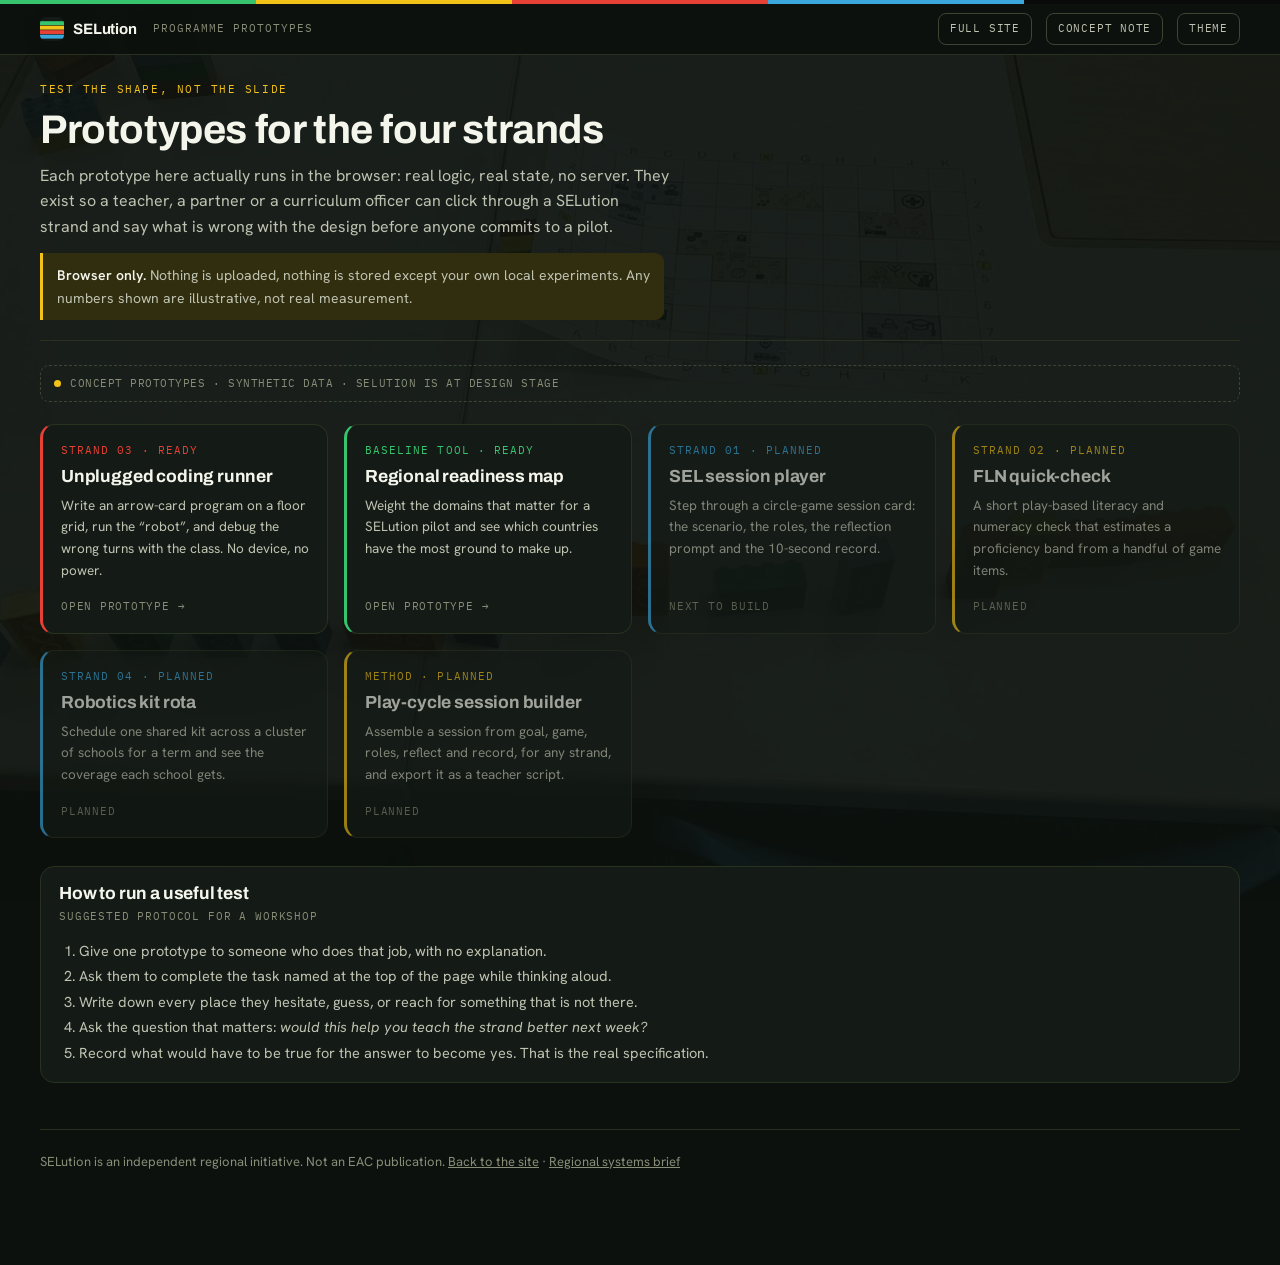
<file: prototypes/index.html>
<!doctype html>
<html lang="en">
<head>
<meta charset="utf-8">
<title>Programme prototypes &middot; SELution</title>
<meta name="viewport" content="width=device-width, initial-scale=1">
<meta name="description" content="Working prototypes for the SELution strands: things a teacher or partner can actually run in a browser to test whether the programme shape is right.">
<meta name="theme-color" content="#0c110d">
<link rel="icon" href="data:image/svg+xml,%3Csvg%20xmlns='http://www.w3.org/2000/svg'%20viewBox='0%200%2040%2040'%3E%3Crect%20width='40'%20height='40'%20rx='9'%20fill='%230c110d'/%3E%3Crect%20y='6'%20width='40'%20height='5.6'%20fill='%2337c46f'/%3E%3Crect%20y='13.6'%20width='40'%20height='5.6'%20fill='%23f2c218'/%3E%3Crect%20y='21.2'%20width='40'%20height='5.6'%20fill='%23e64134'/%3E%3Crect%20y='28.8'%20width='40'%20height='5.6'%20fill='%233aa7dd'/%3E%3C/svg%3E">
<link rel="preconnect" href="https://fonts.googleapis.com">
<link rel="preconnect" href="https://fonts.gstatic.com" crossorigin>
<link rel="stylesheet" href="https://fonts.googleapis.com/css2?family=Archivo:wdth,wght@110,600;110,700;110,800&family=Hanken+Grotesk:wght@400;500;600;700&family=IBM+Plex+Mono:wght@400;500&display=swap">
<link rel="stylesheet" href="../assets/proto.css">
<style>:root{ --sa: var(--fg-gold); }
  :root{ --page-bg: url("gallery/coding-grid.jpg"); }</style>
</head>
<body>
<a class="skip vh" href="#app">Skip to the prototypes</a>
<div class="flagband"></div>
<header class="topbar">
  <div class="topbar-inner">
    <a class="brand" href="../index.html">
      <svg viewBox="0 0 40 40" aria-hidden="true"><rect width="40" height="40" fill="#141a15"/><rect y="7" width="40" height="6.5" fill="#37c46f"/><rect y="14.5" width="40" height="6.5" fill="#f2c218"/><rect y="22" width="40" height="6.5" fill="#e64134"/><rect y="29.5" width="40" height="6.5" fill="#3aa7dd"/></svg>
      <span>SELution</span>
    </a>
    <span class="crumb">Programme prototypes</span>
    <span class="spacer"></span>
    <a class="iconbtn" href="../index.html">Full site</a>
    <a class="iconbtn" href="../concept-note.html">Concept note</a>
    <button class="iconbtn" id="themeBtn" type="button" aria-label="Toggle light or dark theme">Theme</button>
  </div>
</header>

<main class="wrap" id="app">
  <div class="hd">
    <p class="eyebrow">Test the shape, not the slide</p>
    <h1>Prototypes for the four strands</h1>
    <p class="lede">
      Each prototype here actually runs in the browser: real logic, real state, no server. They exist
      so a teacher, a partner or a curriculum officer can click through a SELution strand and say what
      is wrong with the design before anyone commits to a pilot.
    </p>
    <p class="tests">
      <b>Browser only.</b> Nothing is uploaded, nothing is stored except your own local experiments.
      Any numbers shown are illustrative, not real measurement.
    </p>
  </div>

  <div class="synth">
    <span class="dot" aria-hidden="true"></span>
    <span>Concept prototypes &middot; synthetic data &middot; SELution is at design stage</span>
  </div>

  <div class="hub">
    <a class="hubcard" style="--bc: var(--fg-red)" href="unplugged-coding.html">
      <span class="bn">Strand 03 &middot; ready</span>
      <h3>Unplugged coding runner</h3>
      <p>Write an arrow-card program on a floor grid, run the &ldquo;robot&rdquo;, and debug the wrong turns with the class. No device, no power.</p>
      <span class="go">Open prototype &rarr;</span>
    </a>
    <a class="hubcard" style="--bc: var(--fg-green)" href="readiness-map.html">
      <span class="bn">Baseline tool &middot; ready</span>
      <h3>Regional readiness map</h3>
      <p>Weight the domains that matter for a SELution pilot and see which countries have the most ground to make up.</p>
      <span class="go">Open prototype &rarr;</span>
    </a>
    <div class="hubcard" style="--bc: var(--fg-blue); opacity:.62; cursor:default">
      <span class="bn">Strand 01 &middot; planned</span>
      <h3>SEL session player</h3>
      <p>Step through a circle-game session card: the scenario, the roles, the reflection prompt and the 10-second record.</p>
      <span class="go">Next to build</span>
    </div>
    <div class="hubcard" style="--bc: var(--fg-gold); opacity:.62; cursor:default">
      <span class="bn">Strand 02 &middot; planned</span>
      <h3>FLN quick-check</h3>
      <p>A short play-based literacy and numeracy check that estimates a proficiency band from a handful of game items.</p>
      <span class="go">Planned</span>
    </div>
    <div class="hubcard" style="--bc: var(--fg-blue); opacity:.62; cursor:default">
      <span class="bn">Strand 04 &middot; planned</span>
      <h3>Robotics kit rota</h3>
      <p>Schedule one shared kit across a cluster of schools for a term and see the coverage each school gets.</p>
      <span class="go">Planned</span>
    </div>
    <div class="hubcard" style="--bc: var(--fg-gold); opacity:.62; cursor:default">
      <span class="bn">Method &middot; planned</span>
      <h3>Play-cycle session builder</h3>
      <p>Assemble a session from goal, game, roles, reflect and record, for any strand, and export it as a teacher script.</p>
      <span class="go">Planned</span>
    </div>
  </div>

  <div class="card" style="margin-top:28px">
    <h3>How to run a useful test</h3>
    <p class="sub">Suggested protocol for a workshop</p>
    <ol style="margin:0; padding-left:20px; color:var(--ink-2); font-size:14.5px; line-height:1.75">
      <li>Give one prototype to someone who does that job, with no explanation.</li>
      <li>Ask them to complete the task named at the top of the page while thinking aloud.</li>
      <li>Write down every place they hesitate, guess, or reach for something that is not there.</li>
      <li>Ask the question that matters: <em>would this help you teach the strand better next week?</em></li>
      <li>Record what would have to be true for the answer to become yes. That is the real specification.</li>
    </ol>
  </div>

  <footer class="foot">
    <p>SELution is an independent regional initiative. Not an EAC publication.
    <a href="../index.html">Back to the site</a> &middot; <a href="../regional-brief.html">Regional systems brief</a></p>
  </footer>
</main>

<script src="../assets/proto.js"></script>
<script>EM.boot();</script>
</body>
</html>
</file>
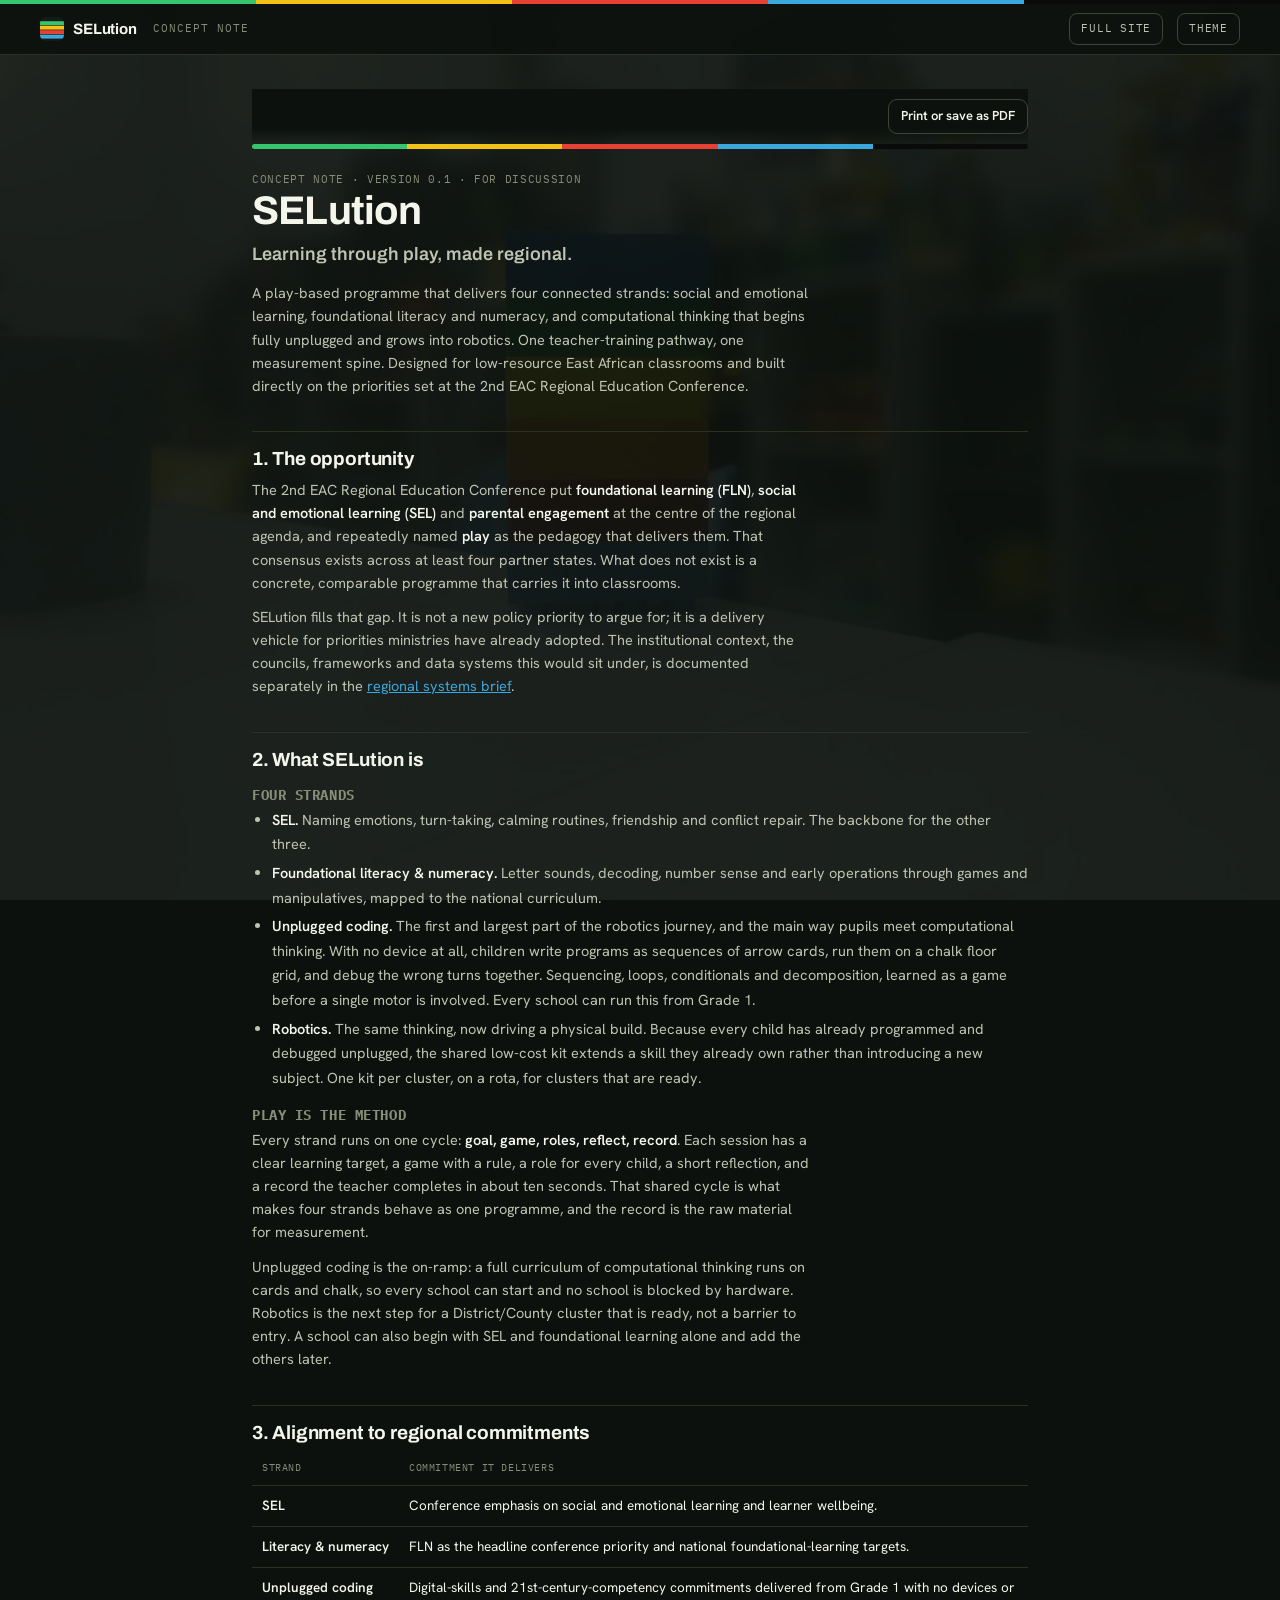
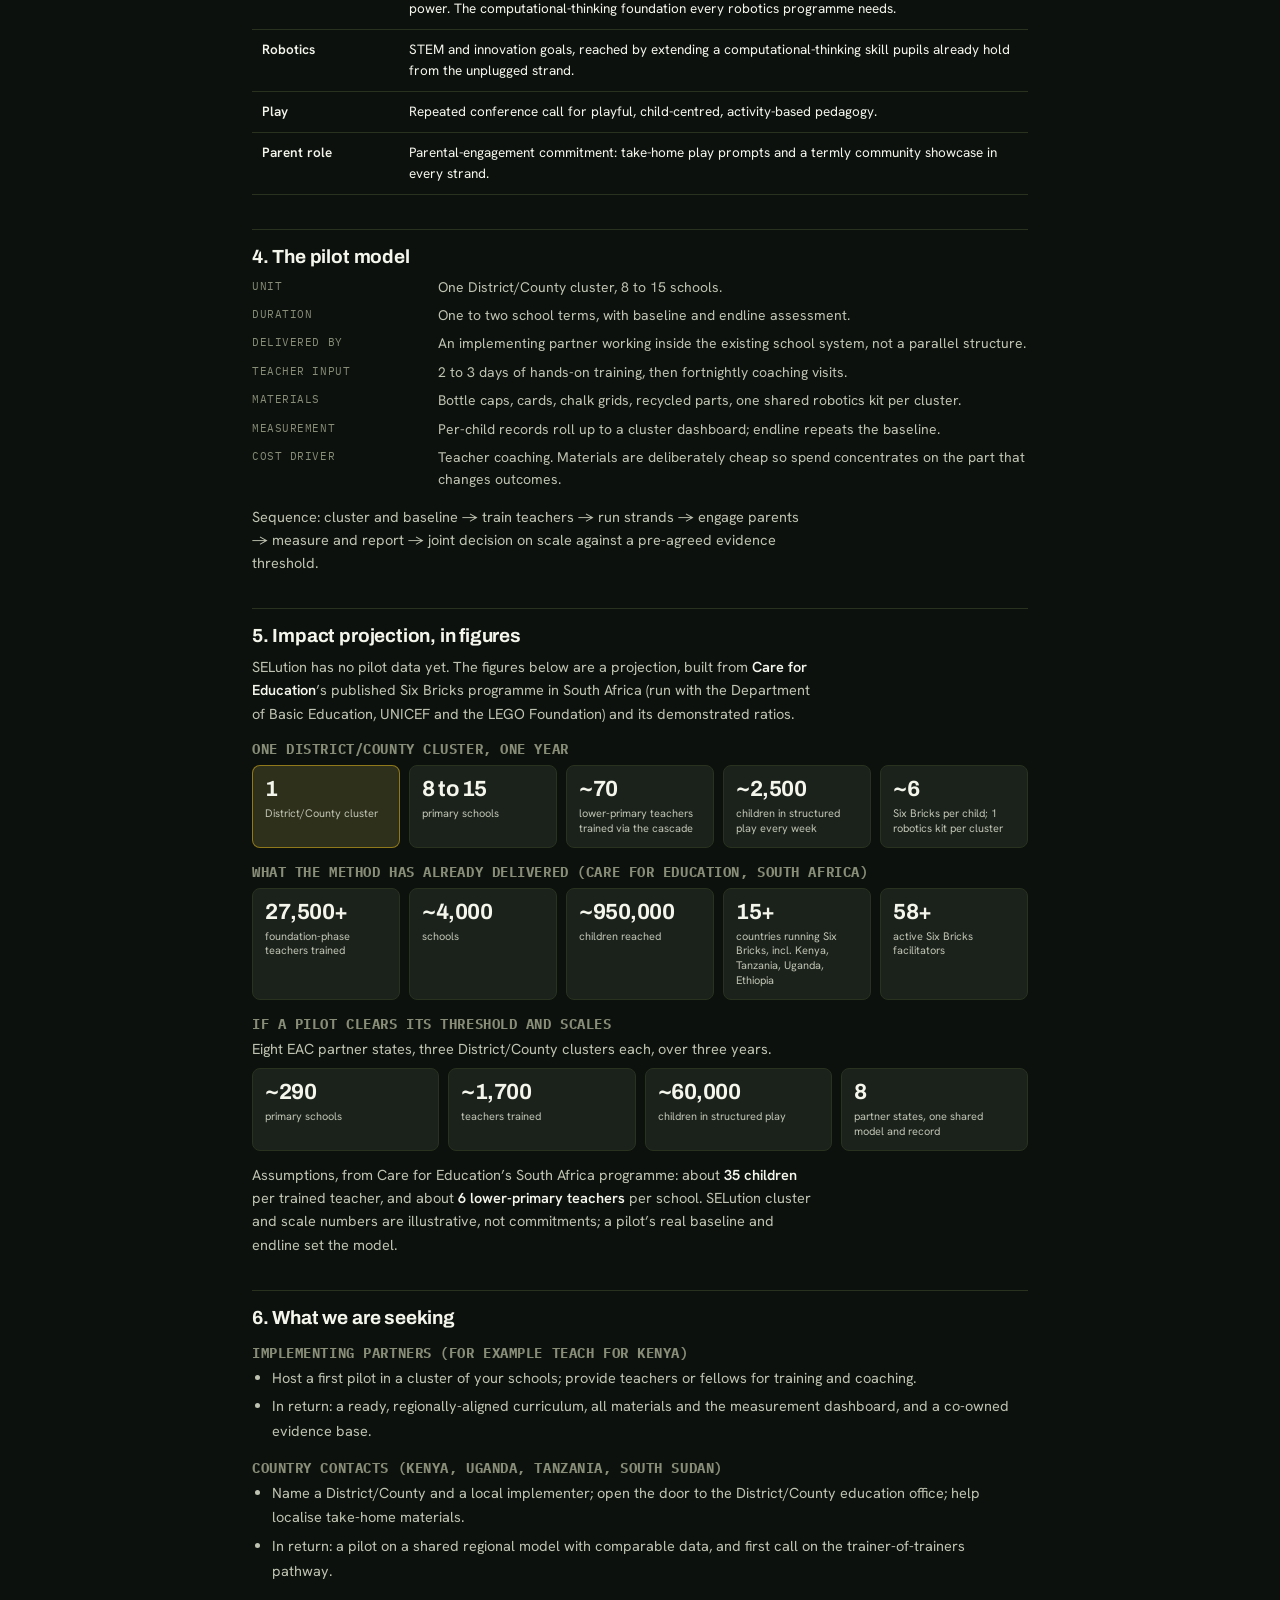
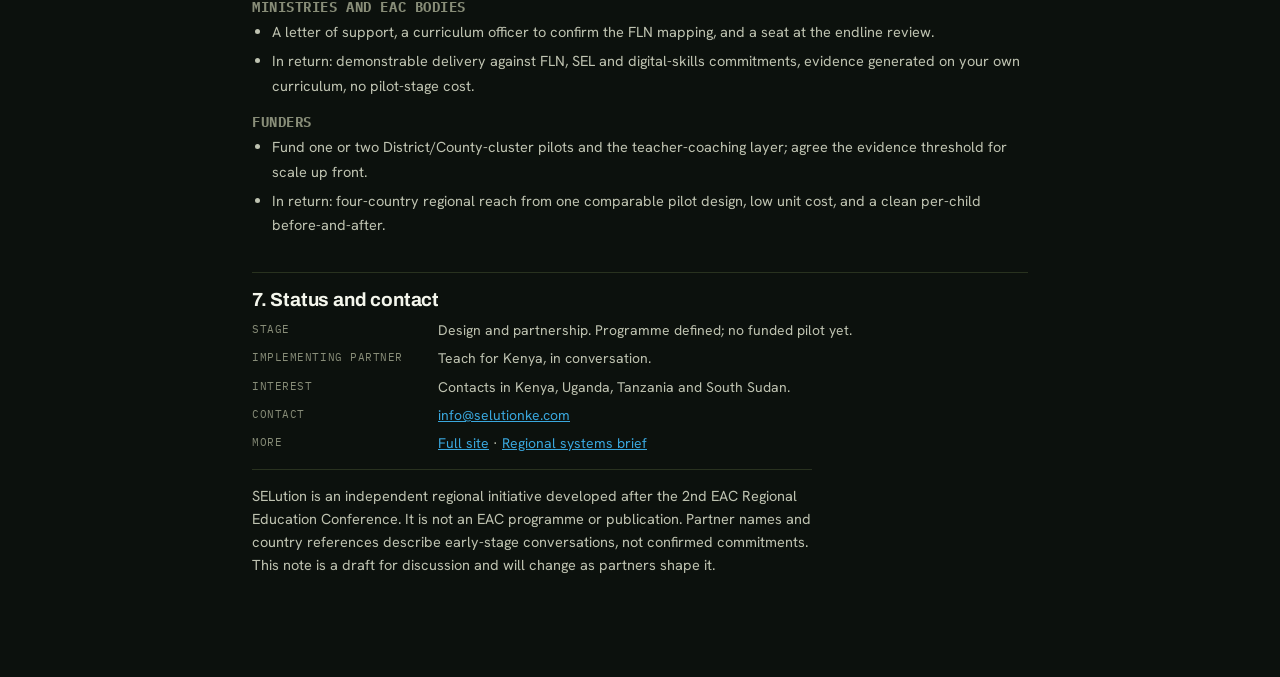
<file: concept-note.html>
<!doctype html>
<html lang="en">
<head>
<meta charset="utf-8">
<title>SELution &middot; concept note</title>
<meta name="viewport" content="width=device-width, initial-scale=1">
<meta name="description" content="SELution concept note: a play-based programme for social and emotional learning, foundational literacy and numeracy, unplugged coding and robotics, aligned to the East African Community education agenda. One page.">
<meta name="theme-color" content="#0c110d">
<link rel="canonical" href="https://atindahhillary.github.io/SELutionKe/concept-note.html">
<link rel="icon" href="data:image/svg+xml,%3Csvg%20xmlns='http://www.w3.org/2000/svg'%20viewBox='0%200%2040%2040'%3E%3Crect%20width='40'%20height='40'%20rx='9'%20fill='%230c110d'/%3E%3Crect%20y='6'%20width='40'%20height='5.6'%20fill='%2337c46f'/%3E%3Crect%20y='13.6'%20width='40'%20height='5.6'%20fill='%23f2c218'/%3E%3Crect%20y='21.2'%20width='40'%20height='5.6'%20fill='%23e64134'/%3E%3Crect%20y='28.8'%20width='40'%20height='5.6'%20fill='%233aa7dd'/%3E%3C/svg%3E">
<link rel="preconnect" href="https://fonts.googleapis.com">
<link rel="preconnect" href="https://fonts.gstatic.com" crossorigin>
<link rel="stylesheet" href="https://fonts.googleapis.com/css2?family=Archivo:wdth,wght@110,600;110,700;110,800&family=Hanken+Grotesk:wght@400;500;600;700&family=IBM+Plex+Mono:wght@400;500&display=swap">
<link rel="stylesheet" href="assets/proto.css">
<style>
  :root{ --sa: var(--fg-gold); }
  :root{ --page-bg: url("gallery/six-tower.jpg"); }
  .doc{ max-width:820px; margin:0 auto; padding:34px 22px 90px; }
  .doc h1{ font-size:clamp(28px,4.4vw,40px); letter-spacing:-.02em; margin:0 0 6px; }
  .doc .sub1{ font-family:var(--font-display); font-weight:600; font-size:18px; color:var(--ink-2); margin:0 0 4px; }
  .doc .meta{ font-family:var(--font-mono); font-size:11px; letter-spacing:.06em; text-transform:uppercase; color:var(--muted); margin:10px 0 0; }
  .doc h2{ font-size:19px; margin:34px 0 8px; padding-top:16px; border-top:1px solid var(--hair); }
  .doc h3{ font-size:14px; font-family:var(--font-mono); letter-spacing:.04em; text-transform:uppercase; color:var(--muted); margin:16px 0 5px; }
  .doc p{ font-size:14.5px; color:var(--ink-2); margin:0 0 11px; max-width:70ch; }
  .doc p b, .doc li b{ color:var(--ink); font-weight:600; }
  .doc ul{ margin:0 0 12px; padding-left:20px; font-size:14.5px; color:var(--ink-2); line-height:1.7; }
  .doc ul li{ margin:0 0 4px; }
  .kv{ display:grid; grid-template-columns:170px 1fr; gap:6px 16px; font-size:14px; margin:8px 0 14px; }
  .kv dt{ font-family:var(--font-mono); font-size:11px; letter-spacing:.05em; text-transform:uppercase; color:var(--muted); padding-top:2px; }
  .kv dd{ margin:0; color:var(--ink-2); }
  table.cn{ width:100%; border-collapse:collapse; font-size:13.5px; margin:6px 0 14px; }
  table.cn th, table.cn td{ text-align:left; padding:9px 10px; border-bottom:1px solid var(--hair); vertical-align:top; }
  table.cn thead th{ font-family:var(--font-mono); font-size:10px; letter-spacing:.06em; text-transform:uppercase; color:var(--muted); font-weight:400; }
  table.cn td:first-child{ color:var(--ink); font-weight:600; white-space:nowrap; }
  .barcode{ height:5px; background:var(--band); border-radius:3px; margin:0 0 22px; }
  .figs{ display:grid; grid-template-columns:repeat(auto-fit,minmax(118px,1fr)); gap:9px; margin:8px 0 12px; }
  .fig{ background:var(--surface-2); border:1px solid var(--hair); border-radius:8px; padding:12px 12px 11px; }
  .fig b{ display:block; font-family:var(--font-display); font-weight:700; font-size:22px; line-height:1;
    letter-spacing:-.02em; color:var(--ink); font-variant-numeric:tabular-nums; }
  .fig span{ display:block; margin-top:6px; font-size:11px; color:var(--ink-2); line-height:1.35; }
  .fig.lead{ border-color:color-mix(in srgb, var(--sa) 50%, transparent); background:color-mix(in srgb, var(--sa) 9%, var(--surface-2)); }
  .figcap{ font-size:12px; color:var(--muted); margin:2px 0 11px; max-width:74ch; }
  .foot2{ border-top:1px solid var(--hair); margin-top:34px; padding-top:14px; font-size:12.5px; color:var(--muted); }
  .noprint{ }
  .toolbar{ position:sticky; top:0; z-index:5; display:flex; gap:9px; justify-content:flex-end; padding:10px 0; background:linear-gradient(var(--bg),var(--bg) 70%,transparent); }
  @media print{
    :root{ color-scheme:light; }
    body{ background:#fff; color:#000; }
    .toolbar, .flagband, .topbar{ display:none !important; }
    .doc{ padding:0; max-width:none; }
    .doc h2{ break-after:avoid; }
    .doc p, .doc ul, table.cn, .figs, .fig{ break-inside:avoid; }
    a{ color:#000; text-decoration:none; }
  }
</style>
</head>
<body>
<div class="flagband"></div>
<header class="topbar noprint">
  <div class="topbar-inner">
    <a class="brand" href="index.html">
      <svg viewBox="0 0 40 40" aria-hidden="true"><rect width="40" height="40" fill="#141a15"/><rect y="7" width="40" height="6.5" fill="#37c46f"/><rect y="14.5" width="40" height="6.5" fill="#f2c218"/><rect y="22" width="40" height="6.5" fill="#e64134"/><rect y="29.5" width="40" height="6.5" fill="#3aa7dd"/></svg>
      <span>SELution</span>
    </a>
    <span class="crumb">Concept note</span>
    <span class="spacer"></span>
    <a class="iconbtn" href="index.html">Full site</a>
    <button class="iconbtn" id="themeBtn" type="button" aria-label="Toggle light or dark theme">Theme</button>
  </div>
</header>

<main class="doc">
  <div class="toolbar noprint">
    <button class="btn ghost sm" id="printBtn" type="button">Print or save as PDF</button>
  </div>

  <div class="barcode" aria-hidden="true"></div>
  <p class="meta">Concept note &middot; version 0.1 &middot; for discussion</p>
  <h1>SELution</h1>
  <p class="sub1">Learning through play, made regional.</p>
  <p style="margin-top:12px">
    A play-based programme that delivers four connected strands: social and emotional learning,
    foundational literacy and numeracy, and computational thinking that begins fully unplugged and
    grows into robotics. One teacher-training pathway, one measurement spine. Designed for
    low-resource East African classrooms and built directly on the priorities set at the 2nd EAC
    Regional Education Conference.
  </p>

  <h2>1. The opportunity</h2>
  <p>
    The 2nd EAC Regional Education Conference put <b>foundational learning (FLN)</b>,
    <b>social and emotional learning (SEL)</b> and <b>parental engagement</b> at the centre of the
    regional agenda, and repeatedly named <b>play</b> as the pedagogy that delivers them. That
    consensus exists across at least four partner states. What does not exist is a concrete,
    comparable programme that carries it into classrooms.
  </p>
  <p>
    SELution fills that gap. It is not a new policy priority to argue for; it is a delivery vehicle
    for priorities ministries have already adopted. The institutional context, the councils,
    frameworks and data systems this would sit under, is documented separately in the
    <a href="regional-brief.html">regional systems brief</a>.
  </p>

  <h2>2. What SELution is</h2>
  <h3>Four strands</h3>
  <ul>
    <li><b>SEL.</b> Naming emotions, turn-taking, calming routines, friendship and conflict repair. The backbone for the other three.</li>
    <li><b>Foundational literacy &amp; numeracy.</b> Letter sounds, decoding, number sense and early operations through games and manipulatives, mapped to the national curriculum.</li>
    <li><b>Unplugged coding.</b> The first and largest part of the robotics journey, and the main way pupils meet computational thinking. With no device at all, children write programs as sequences of arrow cards, run them on a chalk floor grid, and debug the wrong turns together. Sequencing, loops, conditionals and decomposition, learned as a game before a single motor is involved. Every school can run this from Grade 1.</li>
    <li><b>Robotics.</b> The same thinking, now driving a physical build. Because every child has already programmed and debugged unplugged, the shared low-cost kit extends a skill they already own rather than introducing a new subject. One kit per cluster, on a rota, for clusters that are ready.</li>
  </ul>
  <h3>Play is the method</h3>
  <p>
    Every strand runs on one cycle: <b>goal, game, roles, reflect, record</b>. Each session has a
    clear learning target, a game with a rule, a role for every child, a short reflection, and a
    record the teacher completes in about ten seconds. That shared cycle is what makes four strands
    behave as one programme, and the record is the raw material for measurement.
  </p>
  <p>
    Unplugged coding is the on-ramp: a full curriculum of computational thinking runs on cards and
    chalk, so every school can start and no school is blocked by hardware. Robotics is the next step
    for a District/County cluster that is ready, not a barrier to entry. A school can also begin with
    SEL and foundational learning alone and add the others later.
  </p>

  <h2>3. Alignment to regional commitments</h2>
  <table class="cn">
    <thead><tr><th>Strand</th><th>Commitment it delivers</th></tr></thead>
    <tbody>
      <tr><td>SEL</td><td>Conference emphasis on social and emotional learning and learner wellbeing.</td></tr>
      <tr><td>Literacy &amp; numeracy</td><td>FLN as the headline conference priority and national foundational-learning targets.</td></tr>
      <tr><td>Unplugged coding</td><td>Digital-skills and 21st-century-competency commitments delivered from Grade 1 with no devices or power. The computational-thinking foundation every robotics programme needs.</td></tr>
      <tr><td>Robotics</td><td>STEM and innovation goals, reached by extending a computational-thinking skill pupils already hold from the unplugged strand.</td></tr>
      <tr><td>Play</td><td>Repeated conference call for playful, child-centred, activity-based pedagogy.</td></tr>
      <tr><td>Parent role</td><td>Parental-engagement commitment: take-home play prompts and a termly community showcase in every strand.</td></tr>
    </tbody>
  </table>

  <h2>4. The pilot model</h2>
  <dl class="kv">
    <dt>Unit</dt><dd>One District/County cluster, 8 to 15 schools.</dd>
    <dt>Duration</dt><dd>One to two school terms, with baseline and endline assessment.</dd>
    <dt>Delivered by</dt><dd>An implementing partner working inside the existing school system, not a parallel structure.</dd>
    <dt>Teacher input</dt><dd>2 to 3 days of hands-on training, then fortnightly coaching visits.</dd>
    <dt>Materials</dt><dd>Bottle caps, cards, chalk grids, recycled parts, one shared robotics kit per cluster.</dd>
    <dt>Measurement</dt><dd>Per-child records roll up to a cluster dashboard; endline repeats the baseline.</dd>
    <dt>Cost driver</dt><dd>Teacher coaching. Materials are deliberately cheap so spend concentrates on the part that changes outcomes.</dd>
  </dl>
  <p>Sequence: cluster and baseline &rarr; train teachers &rarr; run strands &rarr; engage parents &rarr; measure and report &rarr; joint decision on scale against a pre-agreed evidence threshold.</p>

  <h2>5. Impact projection, in figures</h2>
  <p>
    SELution has no pilot data yet. The figures below are a projection, built from
    <b>Care for Education</b>&rsquo;s published Six Bricks programme in South Africa (run with the
    Department of Basic Education, UNICEF and the LEGO Foundation) and its demonstrated ratios.
  </p>

  <h3>One District/County cluster, one year</h3>
  <div class="figs">
    <div class="fig lead"><b>1</b><span>District/County cluster</span></div>
    <div class="fig"><b>8 to 15</b><span>primary schools</span></div>
    <div class="fig"><b>~70</b><span>lower-primary teachers trained via the cascade</span></div>
    <div class="fig"><b>~2,500</b><span>children in structured play every week</span></div>
    <div class="fig"><b>~6</b><span>Six Bricks per child; 1 robotics kit per cluster</span></div>
  </div>

  <h3>What the method has already delivered (Care for Education, South Africa)</h3>
  <div class="figs">
    <div class="fig"><b>27,500+</b><span>foundation-phase teachers trained</span></div>
    <div class="fig"><b>~4,000</b><span>schools</span></div>
    <div class="fig"><b>~950,000</b><span>children reached</span></div>
    <div class="fig"><b>15+</b><span>countries running Six Bricks, incl. Kenya, Tanzania, Uganda, Ethiopia</span></div>
    <div class="fig"><b>58+</b><span>active Six Bricks facilitators</span></div>
  </div>

  <h3>If a pilot clears its threshold and scales</h3>
  <p class="figcap" style="margin-bottom:8px">Eight EAC partner states, three District/County clusters each, over three years.</p>
  <div class="figs">
    <div class="fig"><b>~290</b><span>primary schools</span></div>
    <div class="fig"><b>~1,700</b><span>teachers trained</span></div>
    <div class="fig"><b>~60,000</b><span>children in structured play</span></div>
    <div class="fig"><b>8</b><span>partner states, one shared model and record</span></div>
  </div>

  <p class="figcap">
    Assumptions, from Care for Education&rsquo;s South Africa programme: about <b>35 children</b> per
    trained teacher, and about <b>6 lower-primary teachers</b> per school. SELution cluster and scale
    numbers are illustrative, not commitments; a pilot&rsquo;s real baseline and endline set the model.
  </p>

  <h2>6. What we are seeking</h2>
  <h3>Implementing partners (for example Teach for Kenya)</h3>
  <ul>
    <li>Host a first pilot in a cluster of your schools; provide teachers or fellows for training and coaching.</li>
    <li>In return: a ready, regionally-aligned curriculum, all materials and the measurement dashboard, and a co-owned evidence base.</li>
  </ul>
  <h3>Country contacts (Kenya, Uganda, Tanzania, South Sudan)</h3>
  <ul>
    <li>Name a District/County and a local implementer; open the door to the District/County education office; help localise take-home materials.</li>
    <li>In return: a pilot on a shared regional model with comparable data, and first call on the trainer-of-trainers pathway.</li>
  </ul>
  <h3>Ministries and EAC bodies</h3>
  <ul>
    <li>A letter of support, a curriculum officer to confirm the FLN mapping, and a seat at the endline review.</li>
    <li>In return: demonstrable delivery against FLN, SEL and digital-skills commitments, evidence generated on your own curriculum, no pilot-stage cost.</li>
  </ul>
  <h3>Funders</h3>
  <ul>
    <li>Fund one or two District/County-cluster pilots and the teacher-coaching layer; agree the evidence threshold for scale up front.</li>
    <li>In return: four-country regional reach from one comparable pilot design, low unit cost, and a clean per-child before-and-after.</li>
  </ul>

  <h2>7. Status and contact</h2>
  <dl class="kv">
    <dt>Stage</dt><dd>Design and partnership. Programme defined; no funded pilot yet.</dd>
    <dt>Implementing partner</dt><dd>Teach for Kenya, in conversation.</dd>
    <dt>Interest</dt><dd>Contacts in Kenya, Uganda, Tanzania and South Sudan.</dd>
    <dt>Contact</dt><dd><a href="mailto:info@selutionke.com?subject=SELution">info@selutionke.com</a></dd>
    <dt>More</dt><dd><a href="index.html">Full site</a> &middot; <a href="regional-brief.html">Regional systems brief</a></dd>
  </dl>

  <p class="foot2">
    SELution is an independent regional initiative developed after the 2nd EAC Regional Education
    Conference. It is not an EAC programme or publication. Partner names and country references
    describe early-stage conversations, not confirmed commitments. This note is a draft for
    discussion and will change as partners shape it.
  </p>
</main>

<script src="assets/proto.js"></script>
<script>
EM.boot(function () {
  var b = document.getElementById('printBtn');
  if (b) b.addEventListener('click', function () { window.print(); });
});
</script>
</body>
</html>
</file>
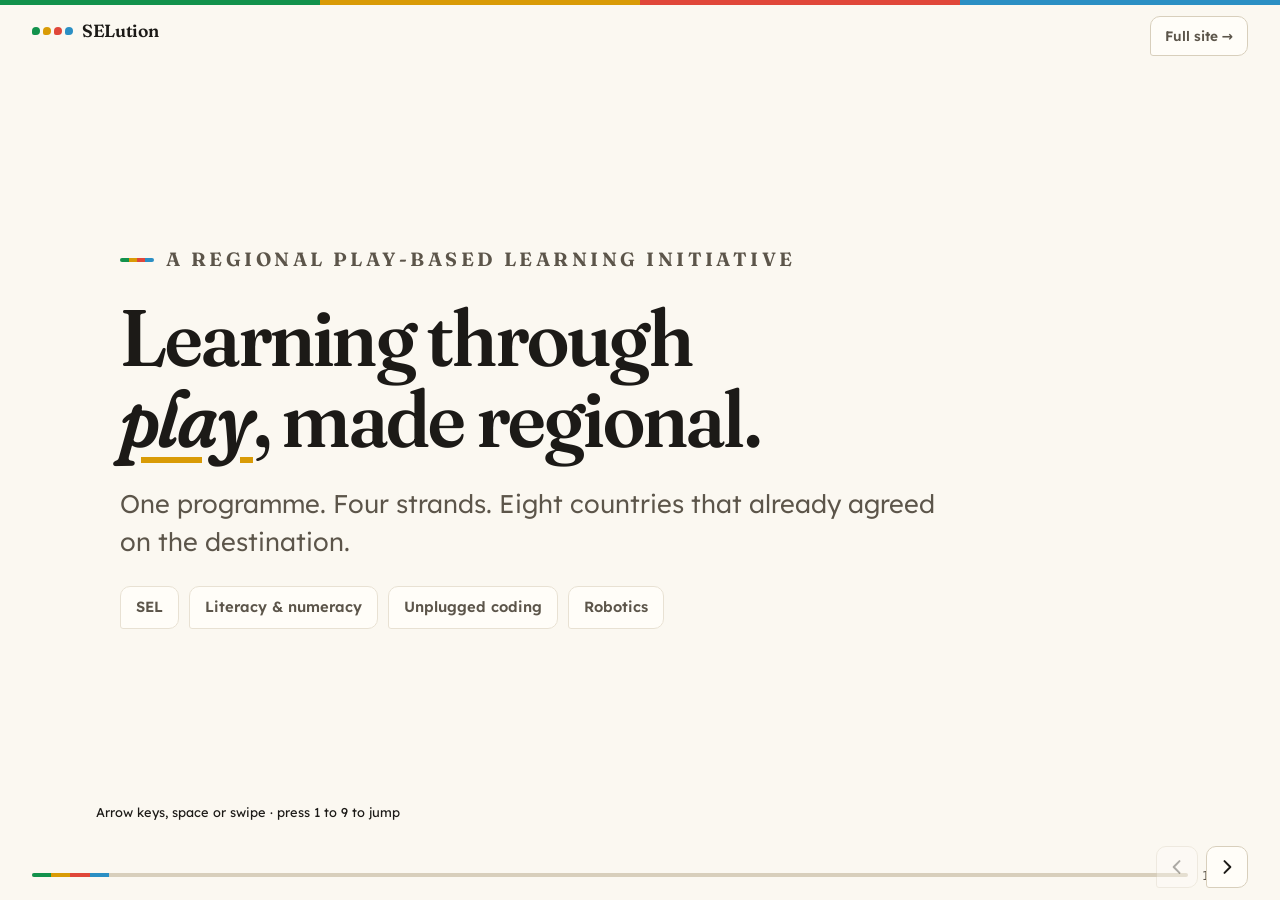
<file: deck.html>
<!doctype html>
<html lang="en">
<head>
<meta charset="utf-8">
<title>SELution &middot; the pitch, in fifteen</title>
<meta name="viewport" content="width=device-width, initial-scale=1, viewport-fit=cover">
<meta name="description" content="SELution in fifteen slides: a play-based programme for SEL, foundational literacy and numeracy, unplugged coding and robotics across East African classrooms.">
<meta name="theme-color" content="#fbf8f1">
<link rel="canonical" href="https://atindahhillary.github.io/SELutionKe/deck.html">
<meta property="og:title" content="SELution: the pitch, in fifteen slides">
<meta property="og:description" content="One play-based programme, four strands, eight countries that already agreed on the destination.">
<meta property="og:url" content="https://atindahhillary.github.io/SELutionKe/deck.html">
<meta property="og:image" content="https://atindahhillary.github.io/SELutionKe/assets/preview.png">
<link rel="icon" href="data:image/svg+xml,%3Csvg%20xmlns='http://www.w3.org/2000/svg'%20viewBox='0%200%2040%2040'%3E%3Crect%20width='40'%20height='40'%20rx='11'%20fill='%23fbf8f1'/%3E%3Ccircle%20cx='11'%20cy='11'%20r='5'%20fill='%2312924c'/%3E%3Ccircle%20cx='29'%20cy='11'%20r='5'%20fill='%23d99b06'/%3E%3Ccircle%20cx='11'%20cy='29'%20r='5'%20fill='%23e0473a'/%3E%3Ccircle%20cx='29'%20cy='29'%20r='5'%20fill='%232b8fc4'/%3E%3C/svg%3E">
<link rel="preconnect" href="https://fonts.googleapis.com">
<link rel="preconnect" href="https://fonts.gstatic.com" crossorigin>
<link rel="stylesheet" href="https://fonts.googleapis.com/css2?family=Fraunces:ital,opsz,wght,SOFT,WONK@0,9..144,400..700,0..100,0..1;1,9..144,400..700,0..100,0..1&family=Lexend:wght@300..700&display=swap">
<link rel="stylesheet" href="assets/site.css">
<style>
  html,body{ height:100%; margin:0; overflow:hidden; background:var(--paper); }
  .deck{ position:fixed; inset:0; overflow:hidden; }
  body::before{ content:""; position:fixed; inset-block-start:0; inset-inline:0; block-size:5px; background-image:var(--ribbon); z-index:60; }

  .slide{ position:absolute; inset:0; display:grid; place-items:center; padding:clamp(48px,7vh,88px) clamp(20px,6vw,90px) clamp(64px,10vh,110px);
    opacity:0; visibility:hidden; transform:translateY(14px); transition:opacity .42s var(--ease-out), transform .42s var(--ease-out);
    overflow-y:auto; overscroll-behavior:contain; }
  .slide.is-active{ opacity:1; visibility:visible; transform:none; }
  .slide.prev{ transform:translateY(-14px); }
  .inner{ width:min(100%, 1040px); }

  .kick{ font-family:var(--font-display); font-size:clamp(.72rem,.68rem + .3vw,.82rem); font-variation-settings:"opsz" 12,"wght" 650,"SOFT" 0;
    text-transform:uppercase; letter-spacing:.18em; color:var(--gold-ink); margin:0 0 clamp(14px,2.4vh,22px); display:flex; align-items:center; gap:12px; }
  .kick::before{ content:""; inline-size:34px; block-size:4px; border-radius:2px; background-image:var(--ribbon); }
  .slide h1{ font-size:clamp(2.4rem,1.2rem + 5.4vw,5rem); line-height:1.02; letter-spacing:-.022em;
    font-variation-settings:"wght" 600,"SOFT" 40,"WONK" 0; margin:0 0 .3em; max-inline-size:20ch; }
  .slide h2{ font-size:clamp(1.7rem,1rem + 3vw,3rem); line-height:1.08; letter-spacing:-.018em;
    font-variation-settings:"wght" 600,"SOFT" 30,"WONK" 0; margin:0 0 .5em; max-inline-size:22ch; }
  .slide .wonk{ font-style:italic; font-variation-settings:"wght" 600,"SOFT" 90,"WONK" 1; text-decoration:underline;
    text-decoration-color:var(--gold); text-decoration-thickness:.07em; text-underline-offset:.12em; }
  .slide .say{ font-size:clamp(1.1rem,.95rem + 1vw,1.6rem); color:var(--ink-2); font-weight:350; line-height:1.5; max-inline-size:52ch; margin:0 0 1em; }
  .slide p{ font-size:clamp(1rem,.94rem + .5vw,1.2rem); color:var(--ink-2); line-height:1.6; max-inline-size:60ch; }
  .slide strong{ color:var(--ink); font-weight:600; }
  .slide ul{ margin:.6em 0 0; padding:0; list-style:none; display:grid; gap:.7em; max-inline-size:60ch; }
  .slide ul li{ font-size:clamp(1rem,.94rem + .5vw,1.18rem); color:var(--ink-2); line-height:1.5; padding-inline-start:1.4em; position:relative; }
  .slide ul li::before{ content:""; position:absolute; inset-inline-start:0; inset-block-start:.55em; inline-size:9px; block-size:9px;
    border-radius:50% 50% 50% 2px; background:var(--c,var(--green)); }

  /* layouts */
  .two{ display:grid; grid-template-columns:1.05fr .95fr; gap:clamp(28px,4vw,64px); align-items:center; }
  @media (max-width:860px){ .two{ grid-template-columns:1fr; gap:24px; } .two .media{ order:-1; } }
  .media{ margin:0; }
  .media img{ width:100%; height:auto; aspect-ratio:4 / 3; object-fit:cover; display:block;
    border:1px solid var(--hairline); box-shadow:var(--shadow-2);
    border-start-start-radius:var(--r-xl); border-start-end-radius:var(--r-xl); border-end-end-radius:var(--r-xl); border-end-start-radius:var(--r-cut); }
  .media figcaption{ margin-block-start:12px; font-family:var(--font-display); font-variation-settings:"wght" 520,"SOFT" 24;
    font-size:1rem; color:var(--ink); line-height:1.3; }

  .dstats{ display:grid; grid-template-columns:repeat(4,1fr); gap:clamp(14px,2vw,26px); margin:0 0 1.2em; }
  @media (max-width:760px){ .dstats{ grid-template-columns:1fr 1fr; } }
  .dstat b{ display:block; font-family:var(--font-display); font-variation-settings:"wght" 600,"SOFT" 30; font-size:clamp(2.4rem,1.4rem + 4vw,4.2rem);
    line-height:.95; letter-spacing:-.03em; color:var(--ink); font-variant-numeric:lining-nums tabular-nums; }
  .dstat span{ display:block; margin-block-start:.5em; font-family:var(--font-body); font-size:.9rem; font-weight:400; letter-spacing:normal; font-variation-settings:normal; color:var(--ink-2); line-height:1.35; }
  .dstat i{ font-size:.42em; font-style:normal; color:var(--ink-2); font-weight:600; margin-inline-start:2px; }

  .strandrow{ display:flex; flex-wrap:wrap; gap:10px; margin:1.1em 0 0; }
  .strandrow span{ font-size:.92rem; font-weight:600; color:var(--ink-2); background:var(--surface); border:1px solid var(--hairline);
    padding:8px 15px; border-radius:var(--r-md) var(--r-md) var(--r-md) var(--r-cut); }
  .strandrow span.on{ background:var(--ink); color:var(--ink-on-fill); border-color:var(--ink); }

  .flow{ display:flex; flex-wrap:wrap; align-items:center; gap:8px 10px; margin:.4em 0 1.2em; }
  .flow b{ background:var(--surface); border:2px solid var(--c,var(--green)); color:var(--ink); font-weight:600;
    padding:10px 18px; font-size:1rem; border-radius:var(--r-md) var(--r-md) var(--r-md) var(--r-cut); }
  .flow em{ color:var(--ink-2); opacity:.6; font-style:normal; }

  table.map{ width:100%; border-collapse:separate; border-spacing:0 7px; font-size:clamp(.9rem,.85rem + .35vw,1.05rem); }
  table.map td{ background:var(--surface); border-block:1px solid var(--hairline); padding:13px 15px; vertical-align:top; color:var(--ink-2); }
  table.map td:first-child{ border-inline-start:1px solid var(--hairline); border-start-start-radius:var(--r-md); border-end-start-radius:var(--r-cut);
    font-weight:700; color:var(--ink); white-space:nowrap; }
  table.map td:last-child{ border-inline-end:1px solid var(--hairline); border-start-end-radius:var(--r-md); border-end-end-radius:var(--r-md); }
  table.map td:first-child::before{ content:""; display:inline-block; inline-size:9px; block-size:9px; border-radius:50% 50% 50% 2px;
    background:var(--rc,var(--green)); margin-inline-end:9px; vertical-align:middle; }

  .asks{ display:grid; grid-template-columns:1fr 1fr; gap:clamp(16px,2.5vw,32px); }
  @media (max-width:760px){ .asks{ grid-template-columns:1fr; } }
  .asks h3{ font-family:var(--font-display); font-variation-settings:"wght" 560,"SOFT" 20; font-size:1.15rem; margin:0 0 .4em; }
  .asks p{ font-size:1rem; }

  .dpeople{ display:flex; gap:clamp(20px,4vw,44px); flex-wrap:wrap; margin:1.2em 0 0; }
  .dperson{ display:flex; gap:16px; align-items:center; }
  .dperson img{ inline-size:74px; block-size:74px; object-fit:cover; border:3px solid var(--c,var(--green)); border-radius:50% 50% 50% 10px; }
  .dperson b{ display:block; font-family:var(--font-display); font-variation-settings:"wght" 560,"SOFT" 20; font-size:1.15rem; color:var(--ink); }
  .dperson span{ display:block; font-size:.92rem; color:var(--ink-2); }
  .dperson a{ font-size:.92rem; font-weight:600; }
  .foot-note{ margin-block-start:1.6em; font-size:.85rem; color:var(--muted); max-inline-size:74ch; }

  /* accent slides */
  .slide.accent{ background:var(--green); }
  .slide.accent.gold{ background:var(--gold-ink); }
  .slide.accent .kick{ color:rgb(255 255 255 / .75); }
  .slide.accent .kick::before{ background:rgb(255 255 255 / .5); }
  .slide.accent h1, .slide.accent h2, .slide.accent strong{ color:#fff; }
  .slide.accent .say, .slide.accent p, .slide.accent .dstat span, .slide.accent .dstat i{ color:rgb(255 255 255 / .85); }
  .slide.accent .dstat b{ color:#fff; }
  .slide.accent .dperson b{ color:#fff; }
  .slide.accent .dperson span{ color:rgb(255 255 255 / .82); }
  .slide.accent .dperson img{ border-color:rgb(255 255 255 / .9); }
  .slide.accent .wonk{ text-decoration-color:rgb(255 255 255 / .7); }

  /* chrome */
  .hud{ position:fixed; inset-block-end:0; inset-inline:0; z-index:50; display:flex; align-items:center; gap:14px;
    padding:14px clamp(16px,4vw,32px); pointer-events:none; }
  .hud .bar{ flex:1; block-size:4px; background:var(--hairline-strong); border-radius:2px; overflow:hidden; }
  .hud .bar i{ display:block; block-size:100%; background-image:var(--ribbon); inline-size:6.6%; transition:inline-size .42s var(--ease-out); }
  .hud .count{ font-family:var(--font-mono, ui-monospace, monospace); font-size:.8rem; color:var(--ink-2); font-variant-numeric:tabular-nums; }
  .slide.accent ~ .hud .count{ }
  .nav{ position:fixed; inset-block-end:12px; inset-inline-end:clamp(16px,4vw,32px); z-index:51; display:flex; gap:8px; }
  .nav button{ pointer-events:auto; inline-size:42px; block-size:42px; display:grid; place-items:center; cursor:pointer;
    background:var(--surface); border:1.5px solid var(--hairline-strong); color:var(--ink);
    border-start-start-radius:var(--r-md); border-start-end-radius:var(--r-md); border-end-end-radius:var(--r-md); border-end-start-radius:var(--r-cut); }
  .nav button:hover{ border-color:var(--ink); }
  .nav button:disabled{ opacity:.35; cursor:not-allowed; }
  .nav svg{ inline-size:20px; block-size:20px; }
  .home{ position:fixed; inset-block-start:16px; inset-inline-end:clamp(16px,4vw,32px); z-index:51; pointer-events:auto;
    font-family:var(--font-body); font-weight:600; font-size:.85rem; text-decoration:none; color:var(--ink-2);
    background:var(--surface); border:1.5px solid var(--hairline-strong); padding:8px 14px;
    border-start-start-radius:var(--r-md); border-start-end-radius:var(--r-md); border-end-end-radius:var(--r-md); border-end-start-radius:var(--r-cut); }
  .home:hover{ color:var(--ink); border-color:var(--ink); }
  .brand{ position:fixed; inset-block-start:16px; inset-inline-start:clamp(16px,4vw,32px); z-index:51;
    display:flex; align-items:center; gap:9px; font-family:var(--font-display); font-variation-settings:"wght" 600,"SOFT" 40;
    font-size:1.1rem; letter-spacing:-.02em; color:var(--ink); text-decoration:none; }
  .brand .dots{ display:flex; gap:3px; } .brand .dots i{ inline-size:8px; block-size:8px; border-radius:50% 50% 50% 2px; }
  .brand .dots i:nth-child(1){ background:var(--green); } .brand .dots i:nth-child(2){ background:var(--gold); }
  .brand .dots i:nth-child(3){ background:var(--red); } .brand .dots i:nth-child(4){ background:var(--blue); }
  .hint{ position:fixed; inset-block-end:64px; inset-inline:0; text-align:center; z-index:50; font-size:.8rem; color:var(--muted);
    transition:opacity .4s; pointer-events:none; }
  .hint.gone{ opacity:0; }

  @media (prefers-reduced-motion: reduce){
    .slide{ transition:none; } .hud .bar i{ transition:none; }
  }
  @media (max-width:600px){
    .brand span:last-child, .home{ display:none; }
  }
</style>
</head>
<body>
<a class="brand" href="index.html"><span class="dots" aria-hidden="true"><i></i><i></i><i></i><i></i></span><span>SELution</span></a>
<a class="home" href="index.html">Full site &rarr;</a>

<main class="deck" id="deck" aria-roledescription="slideshow">

  <!-- 1 -->
  <section class="slide" aria-label="Slide 1 of 15">
    <div class="inner">
      <p class="kick">A regional play-based learning initiative</p>
      <h1>Learning through <span class="wonk">play</span>, made regional.</h1>
      <p class="say">One programme. Four strands. Eight countries that already agreed on the destination.</p>
      <div class="strandrow"><span>SEL</span><span>Literacy &amp; numeracy</span><span>Unplugged coding</span><span>Robotics</span></div>
    </div>
  </section>

  <!-- 2 -->
  <section class="slide" aria-label="Slide 2 of 15">
    <div class="inner">
      <p class="kick">The opening</p>
      <h2>The region agreed. It just hasn&rsquo;t reached the classroom.</h2>
      <p>The 2nd EAC Regional Education Conference put <strong>foundational learning</strong>, <strong>social and emotional learning</strong> and <strong>parental engagement</strong> at the centre of the agenda, and named the same method every time: <strong>play</strong>.</p>
      <p>That consensus is real, it is regional, and right now it lives in communiqu&eacute;s.</p>
    </div>
  </section>

  <!-- 3 -->
  <section class="slide accent" aria-label="Slide 3 of 15">
    <div class="inner">
      <p class="kick">The challenge, in numbers</p>
      <h2>Not behind on coding and robotics. Not started.</h2>
      <div class="dstats">
        <div class="dstat"><b data-to="26" data-dp="0">0<i>%</i></b><span>Grade 3 pupils reading at grade level, region-wide</span></div>
        <div class="dstat"><b data-to="14" data-dp="0">0<i>%</i></b><span>Primary schools timetabling and assessing SEL</span></div>
        <div class="dstat"><b data-to="1.4" data-dp="1">0.0<i>%</i></b><span>Primary schools running any coding activity</span></div>
        <div class="dstat"><b data-to="0.7" data-dp="1">0.0<i>%</i></b><span>Schools with a robotics kit in pupils&rsquo; hands</span></div>
      </div>
      <p>Illustrative figures across the eight EAC partner states. These are not four separate problems: a child who cannot read a sequence of instructions cannot debug one.</p>
    </div>
  </section>

  <!-- 4 -->
  <section class="slide" aria-label="Slide 4 of 15">
    <div class="inner">
      <p class="kick">The idea</p>
      <h2>Four strands, one pathway</h2>
      <p>Each strand is structured play with a clear learning target, a teacher script, and simple materials. They share <strong>one training pathway</strong> and <strong>one progress record</strong>, so a school runs them as a single programme, not four projects.</p>
      <div class="strandrow"><span>01 &nbsp;SEL</span><span>02 &nbsp;Literacy &amp; numeracy</span><span>03 &nbsp;Unplugged coding</span><span>04 &nbsp;Robotics</span></div>
    </div>
  </section>

  <!-- 5 -->
  <section class="slide" aria-label="Slide 5 of 15">
    <div class="inner two" style="--c: var(--green)">
      <div>
        <p class="kick">Strand 01</p>
        <h2>Social &amp; emotional learning</h2>
        <p>Naming feelings, turn-taking, calming routines, friendship and conflict repair. The backbone the other three strands lean on.</p>
        <ul><li>A 20-minute circle game: pass a feelings ball, act out a scenario, agree one class rule.</li><li>No printing. Six Bricks games open and close the circle.</li></ul>
      </div>
      <figure class="media"><img src="assets/gallery/circle-time.jpg" alt="A class of pupils on the floor, each with coloured bricks, a teacher holding up a stack" loading="lazy"><figcaption>Twenty-five children, one box of bricks, every hand busy.</figcaption></figure>
    </div>
  </section>

  <!-- 6 -->
  <section class="slide" aria-label="Slide 6 of 15">
    <div class="inner two" style="--c: var(--gold)">
      <div>
        <p class="kick">Strand 02</p>
        <h2>Foundational literacy &amp; numeracy</h2>
        <p>Letter sounds, decoding, number sense and early operations through games, songs and manipulatives, mapped to the national curriculum.</p>
        <ul><li>Teams build words or number bonds from Six Bricks and bottle-cap tiles against a timer.</li><li>The score is the assessment.</li></ul>
      </div>
      <figure class="media"><img src="assets/gallery/sentence-en.jpg" alt="Word bricks on a whiteboard spelling a sentence" loading="lazy"><figcaption>A sentence you build with your hands stays built.</figcaption></figure>
    </div>
  </section>

  <!-- 7 -->
  <section class="slide" aria-label="Slide 7 of 15">
    <div class="inner two" style="--c: var(--red)">
      <div>
        <p class="kick">Strand 03</p>
        <h2>Unplugged coding</h2>
        <p>Sequencing, loops, debugging and algorithms with no device: floor grids, arrow cards, children as the robot.</p>
        <ul><li>One child writes an arrow-card program, another walks the grid, the class debugs the wrong turns.</li><li>Pure logic, zero electricity.</li></ul>
      </div>
      <figure class="media"><img src="assets/gallery/coding-grid.jpg" alt="A paper grid and a long row of instruction bricks laid out as a program" loading="lazy"><figcaption>An arrow-card program and a paper grid. This is what coding costs here.</figcaption></figure>
    </div>
  </section>

  <!-- 8 -->
  <section class="slide" aria-label="Slide 8 of 15">
    <div class="inner two" style="--c: var(--blue)">
      <div>
        <p class="kick">Strand 04</p>
        <h2>Robotics</h2>
        <p>The same computational thinking with a physical build: low-cost motors, recycled materials, one kit shared across a cluster on a rota.</p>
        <ul><li>Strands 03 and 04 are one continuum. Robotics is added when a cluster is ready for a shared kit.</li><li>A school can start with strands 01 and 02 alone.</li></ul>
      </div>
      <figure class="media"><img src="assets/gallery/lego-showroom.jpg" alt="A team member beside display cases of large LEGO Technic machine models" loading="lazy"><figcaption>From six bricks to this. The path is the same one.</figcaption></figure>
    </div>
  </section>

  <!-- 9 -->
  <section class="slide" aria-label="Slide 9 of 15">
    <div class="inner" style="--c: var(--green)">
      <p class="kick">The method</p>
      <h2>Play is the spine, not a decoration</h2>
      <p><strong>Construction, not instruction.</strong> Children build understanding by making and re-making, not by being told. Every strand runs on the same five-beat cycle.</p>
      <div class="flow"><b>Goal</b><em>&rarr;</em><b>Game</b><em>&rarr;</em><b>Roles</b><em>&rarr;</em><b>Reflect</b><em>&rarr;</em><b>Record</b></div>
      <p>The record takes ten seconds per child and feeds one simple progress view, aggregated to class, school and cluster.</p>
    </div>
  </section>

  <!-- 10 -->
  <section class="slide" aria-label="Slide 10 of 15">
    <div class="inner two" style="--c: var(--gold)">
      <div>
        <p class="kick">What it is built on</p>
        <h2>Proven methods, packaged</h2>
        <ul><li><strong>Six Bricks</strong>, an established DUPLO approach for self-regulation, memory, sequencing and early numeracy.</li><li>Floor grids and arrow cards for unplugged coding.</li><li>Bottle-cap tiles for letters and number bonds.</li><li>Recycled-parts builds for robotics.</li></ul>
        <p>SELution did not invent these. It packages them into one pathway and one record, adapted to each national curriculum.</p>
      </div>
      <figure class="media"><img src="assets/gallery/six-tower.jpg" alt="A stack of six coloured DUPLO bricks on a table" loading="lazy"><figcaption>Six bricks. The entire kit for two of the four strands.</figcaption></figure>
    </div>
  </section>

  <!-- 11 -->
  <section class="slide" aria-label="Slide 11 of 15">
    <div class="inner">
      <p class="kick">The references</p>
      <h2>Every strand delivers a commitment the region already made</h2>
      <table class="map"><tbody>
        <tr style="--rc: var(--green)"><td>SEL</td><td>Conference emphasis on social and emotional learning and wellbeing.</td></tr>
        <tr style="--rc: var(--gold)"><td>Literacy &amp; numeracy</td><td>FLN as the headline conference priority and national foundational-learning targets.</td></tr>
        <tr style="--rc: var(--red)"><td>Unplugged coding</td><td>Digital-skills commitments, framed for classrooms with no devices or power.</td></tr>
        <tr style="--rc: var(--blue)"><td>Robotics</td><td>STEM and innovation goals; from consuming technology to building it.</td></tr>
        <tr style="--rc: var(--gold)"><td>Play</td><td>The repeated conference call for playful, child-centred pedagogy.</td></tr>
        <tr style="--rc: var(--green)"><td>Parents</td><td>The parental-engagement commitment: take-home prompts and a termly showcase.</td></tr>
      </tbody></table>
    </div>
  </section>

  <!-- 12 -->
  <section class="slide" aria-label="Slide 12 of 15">
    <div class="inner two" style="--c: var(--red)">
      <div>
        <p class="kick">How a pilot runs</p>
        <h2>A cluster, a term, a clear before-and-after</h2>
        <ul><li><strong>Cluster and baseline.</strong> 8 to 15 schools in one district; a short play-based assessment.</li><li><strong>Train the trainers.</strong> A cascade: master trainers, district facilitators, teachers.</li><li><strong>Run the strands.</strong> 3 to 4 short sessions a week; robotics kits on a rota.</li><li><strong>Engage parents.</strong> Weekly take-home prompts, a termly showcase.</li><li><strong>Measure and decide.</strong> Endline repeats the baseline; scale is a joint call.</li></ul>
      </div>
      <figure class="media"><img src="assets/gallery/peer-coaching.jpg" alt="A facilitator coaching one pupil at a desk" loading="lazy"><figcaption>One learner coaching the next. The cascade, in miniature.</figcaption></figure>
    </div>
  </section>

  <!-- 13 -->
  <section class="slide" aria-label="Slide 13 of 15">
    <div class="inner two" style="--c: var(--blue)">
      <div>
        <p class="kick">Where this is</p>
        <h2>Early, honest, and already moving</h2>
        <ul><li><strong>Teach for Kenya</strong> in conversation about hosting a first pilot.</li><li>Interested contacts in <strong>Kenya, Uganda, Tanzania and South Sudan</strong>.</li><li>Grounded in the 2nd EAC Regional Education Conference agenda.</li><li>Status: <strong>seeking pilot funding</strong>, one or two district clusters, one to two terms.</li></ul>
      </div>
      <figure class="media"><img src="assets/gallery/team-office.jpg" alt="The team in an office full of play materials" loading="lazy"><figcaption>Built by people who run the sessions, not just write about them.</figcaption></figure>
    </div>
  </section>

  <!-- 14 -->
  <section class="slide" aria-label="Slide 14 of 15">
    <div class="inner">
      <p class="kick">The ask, by who you are</p>
      <h2>Four open conversations</h2>
      <div class="asks">
        <div><h3>Implementing partners</h3><p>Host a first pilot in a cluster of your schools; provide teachers for training and coaching. You get a ready curriculum, all materials and the measurement dashboard.</p></div>
        <div><h3>Country contacts</h3><p>Name a district and a local implementer; open the door to the district office. You get a pilot on a shared regional model with comparable data.</p></div>
        <div><h3>Ministries &amp; EAC</h3><p>A letter of support, a curriculum officer for the FLN mapping, a seat at the endline review. No pilot-stage cost, full visibility of results.</p></div>
        <div><h3>Funders</h3><p>Fund one or two district-cluster pilots and the coaching layer; agree the evidence threshold up front. Four-country reach from one comparable design.</p></div>
      </div>
    </div>
  </section>

  <!-- 15 -->
  <section class="slide accent gold" aria-label="Slide 15 of 15">
    <div class="inner">
      <p class="kick">Talk to us</p>
      <h1>Two people, one WhatsApp away.</h1>
      <p class="say">Message either of us with the district and the partner you have in mind. A first pilot can be scoped in a fortnight.</p>
      <div class="dpeople">
        <div class="dperson" style="--c:#fff"><img src="assets/people/rodgers.jpg" alt="Rodgers Mayero"><div><b>Rodgers Mayero</b><span>+254 724 510102</span><a href="https://wa.me/254724510102" style="color:#fff">WhatsApp</a> &middot; <a href="https://www.linkedin.com/in/rodgers-mayero-71498911a/" style="color:#fff">LinkedIn</a></div></div>
        <div class="dperson" style="--c:#fff"><img src="assets/people/hillary.jpg" alt="Hillary Atindah"><div><b>Hillary Atindah</b><span>+254 790 780579</span><a href="https://wa.me/254790780579" style="color:#fff">WhatsApp</a> &middot; <a href="https://www.linkedin.com/in/hillary-atindah-60590817a/" style="color:#fff">LinkedIn</a></div></div>
      </div>
      <p class="foot-note" style="color:rgb(255 255 255 / .8)">info@selutionke.com &middot; the full site and concept note are one click away. SELution is an independent regional initiative, not an EAC publication; figures shown are illustrative.</p>
    </div>
  </section>

</main>

<div class="hud"><div class="bar"><i id="pbar"></i></div><span class="count" id="pcount">1 / 15</span></div>
<div class="nav">
  <button id="prev" type="button" aria-label="Previous slide"><svg viewBox="0 0 24 24" fill="none" stroke="currentColor" stroke-width="2.4" stroke-linecap="round" stroke-linejoin="round"><path d="M15 5l-7 7 7 7"/></svg></button>
  <button id="next" type="button" aria-label="Next slide"><svg viewBox="0 0 24 24" fill="none" stroke="currentColor" stroke-width="2.4" stroke-linecap="round" stroke-linejoin="round"><path d="M9 5l7 7-7 7"/></svg></button>
</div>
<p class="hint" id="hint">Arrow keys, space or swipe &middot; press 1 to 9 to jump</p>

<script>
(function(){
  "use strict";
  var slides = Array.prototype.slice.call(document.querySelectorAll(".slide"));
  var N = slides.length;
  var prevBtn = document.getElementById("prev"), nextBtn = document.getElementById("next");
  var pbar = document.getElementById("pbar"), pcount = document.getElementById("pcount"), hint = document.getElementById("hint");
  var i = 0, hintTimer;

  function clamp(n){ return Math.max(0, Math.min(N - 1, n)); }
  var reduce = window.matchMedia("(prefers-reduced-motion: reduce)").matches;
  function countUp(el){
    var to = parseFloat(el.getAttribute("data-to")), dp = parseInt(el.getAttribute("data-dp") || "0", 10);
    var suffix = el.querySelector("i") ? el.querySelector("i").outerHTML : "";
    if (reduce){ el.firstChild.nodeValue = to.toFixed(dp); return; }
    var t0 = null, dur = 1100;
    function step(ts){
      if (t0 === null) t0 = ts;
      var p = Math.min(1, (ts - t0) / dur);
      var e = 1 - Math.pow(1 - p, 3);
      el.firstChild.nodeValue = (to * e).toFixed(dp);
      if (p < 1) requestAnimationFrame(step);
      else el.firstChild.nodeValue = to.toFixed(dp);
    }
    el.firstChild.nodeValue = (0).toFixed(dp);
    requestAnimationFrame(step);
  }
  function render(){
    slides.forEach(function(s, k){
      s.classList.toggle("is-active", k === i);
      s.classList.toggle("prev", k < i);
    });
    var active = slides[i];
    if (active) Array.prototype.forEach.call(active.querySelectorAll("[data-to]"), countUp);
    pbar.style.inlineSize = ((i + 1) / N * 100) + "%";
    pcount.textContent = (i + 1) + " / " + N;
    prevBtn.disabled = i === 0;
    nextBtn.disabled = i === N - 1;
    if (location.hash !== "#" + (i + 1)) history.replaceState(null, "", "#" + (i + 1));
  }
  function go(n){
    n = clamp(n);
    if (n === i) return;
    i = n; render();
    if (hint && !hint.classList.contains("gone")){ hint.classList.add("gone"); }
  }
  function fromHash(){
    var h = parseInt((location.hash || "").slice(1), 10);
    if (h >= 1 && h <= N) i = h - 1;
    render();
  }

  prevBtn.addEventListener("click", function(){ go(i - 1); });
  nextBtn.addEventListener("click", function(){ go(i + 1); });
  window.addEventListener("hashchange", fromHash);

  document.addEventListener("keydown", function(e){
    if (e.metaKey || e.ctrlKey || e.altKey) return;
    if (e.key === "ArrowRight" || e.key === "PageDown" || e.key === " " || e.key === "Spacebar"){ e.preventDefault(); go(i + 1); }
    else if (e.key === "ArrowLeft" || e.key === "PageUp"){ e.preventDefault(); go(i - 1); }
    else if (e.key === "Home"){ e.preventDefault(); go(0); }
    else if (e.key === "End"){ e.preventDefault(); go(N - 1); }
    else if (/^[1-9]$/.test(e.key)){ go(parseInt(e.key, 10) - 1); }
    else if (e.key === "0"){ go(9); }
  });

  /* click left / right third of the screen to page (ignore links, buttons) */
  document.querySelector(".deck").addEventListener("click", function(e){
    if (e.target.closest("a, button")) return;
    var x = e.clientX / window.innerWidth;
    if (x > 0.6) go(i + 1); else if (x < 0.4) go(i - 1);
  });

  /* swipe */
  var sx = 0, sy = 0;
  document.addEventListener("touchstart", function(e){ sx = e.touches[0].clientX; sy = e.touches[0].clientY; }, {passive:true});
  document.addEventListener("touchend", function(e){
    var dx = e.changedTouches[0].clientX - sx, dy = e.changedTouches[0].clientY - sy;
    if (Math.abs(dx) > 55 && Math.abs(dx) > Math.abs(dy) * 1.5){ go(i + (dx < 0 ? 1 : -1)); }
  }, {passive:true});

  fromHash();
  hintTimer = setTimeout(function(){ if (hint) hint.classList.add("gone"); }, 6000);
})();
</script>
</body>
</html>
</file>
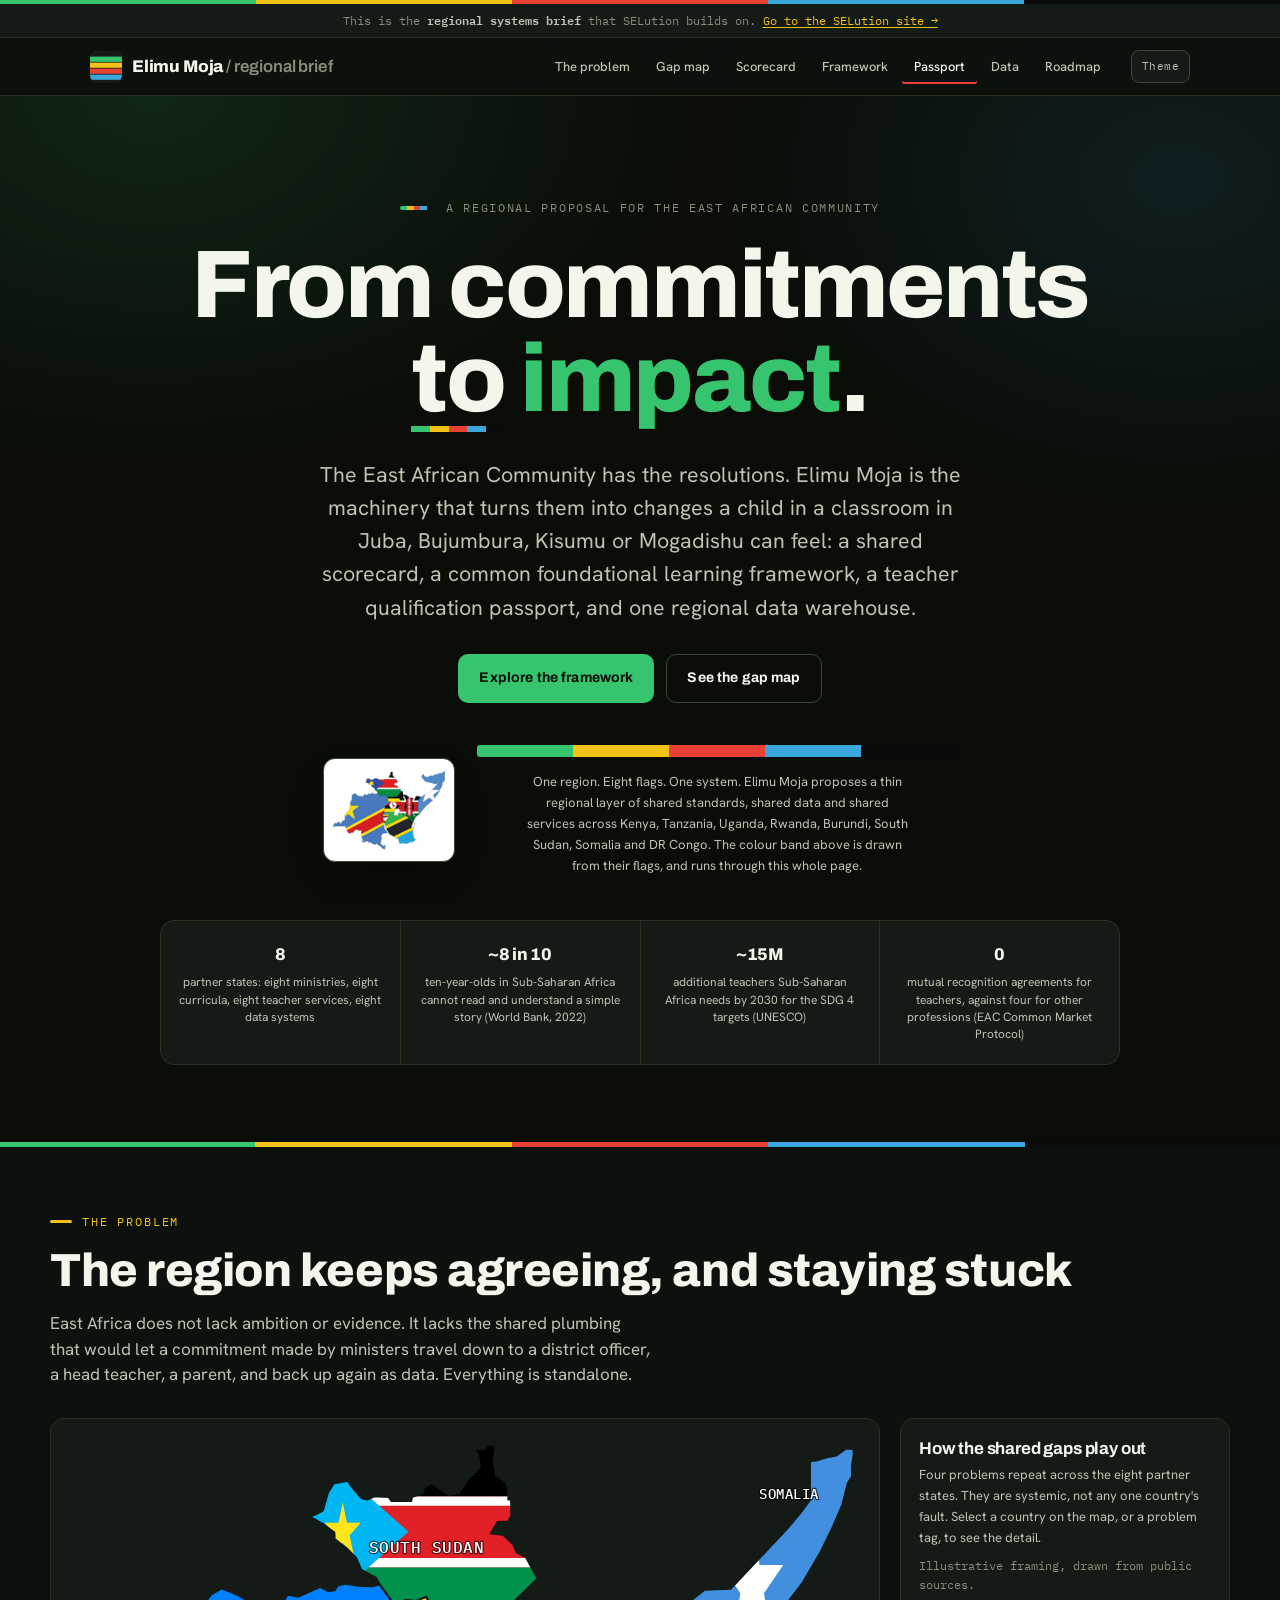
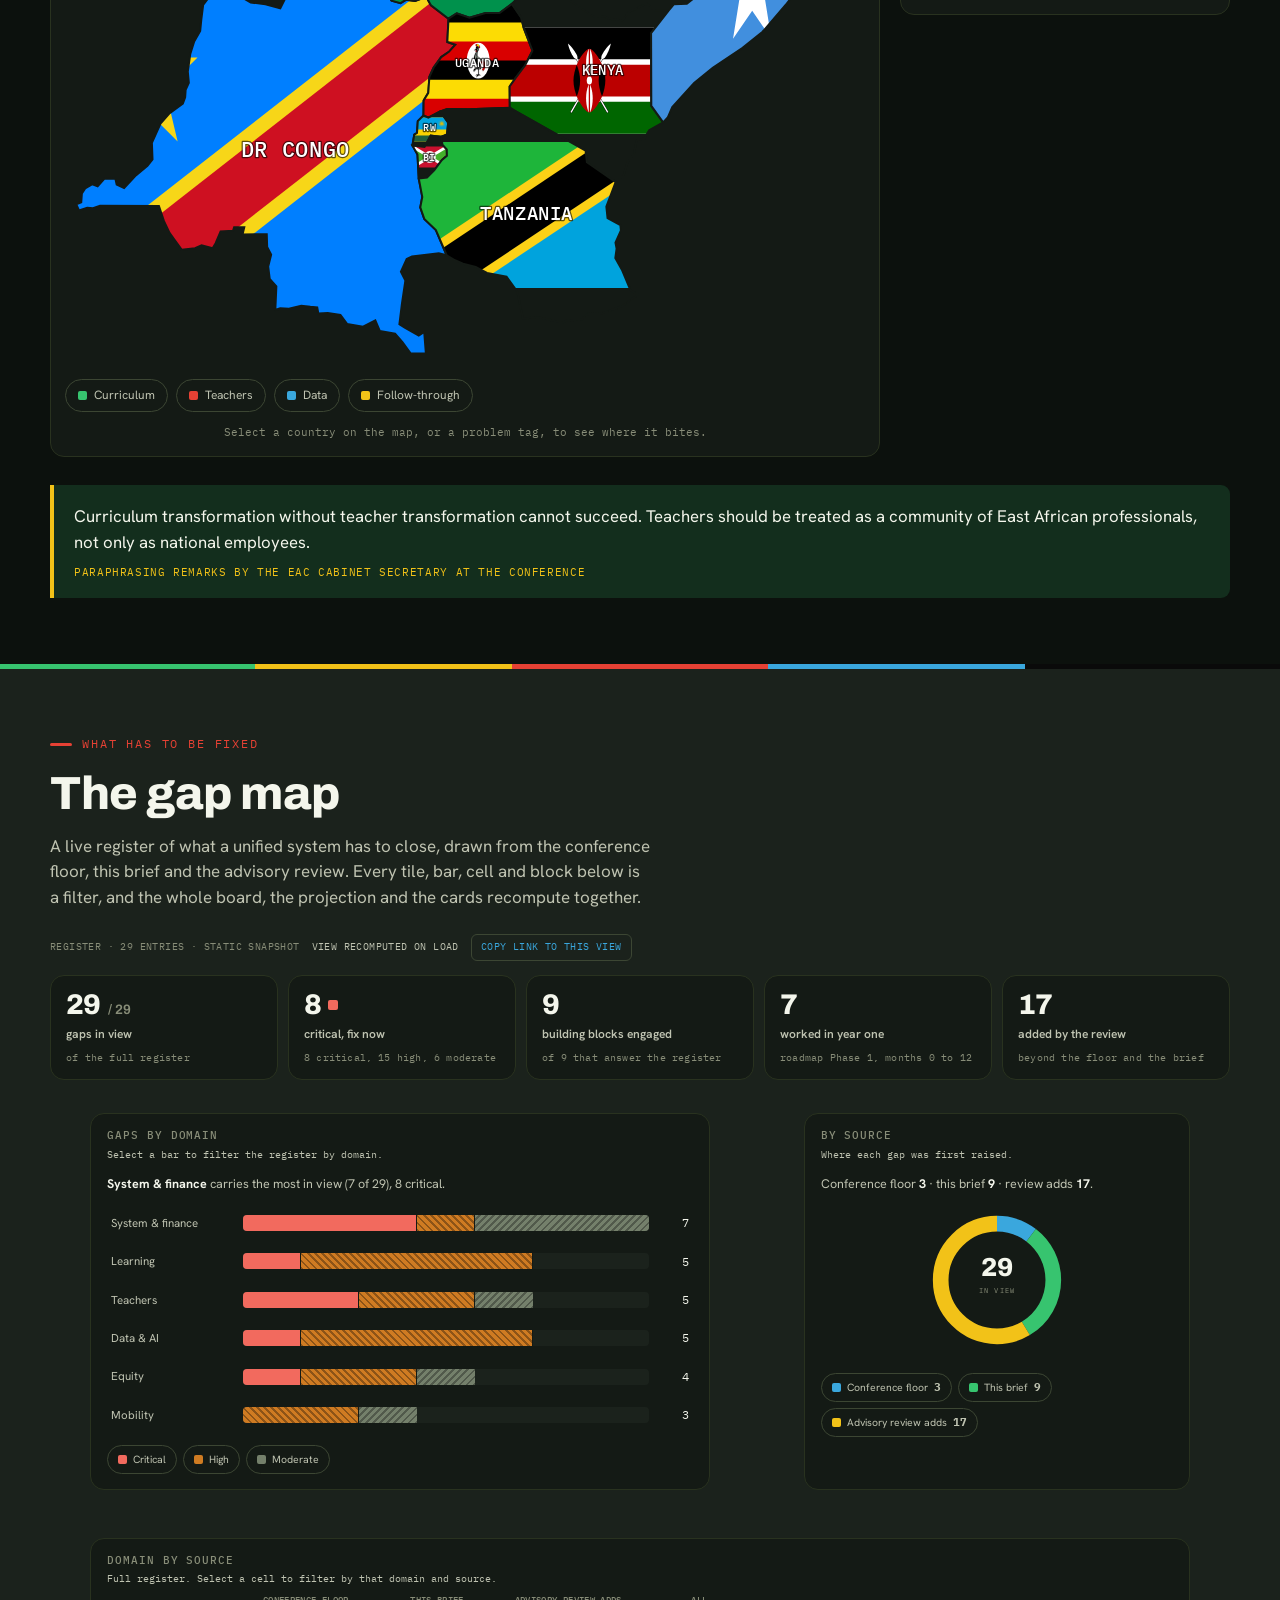
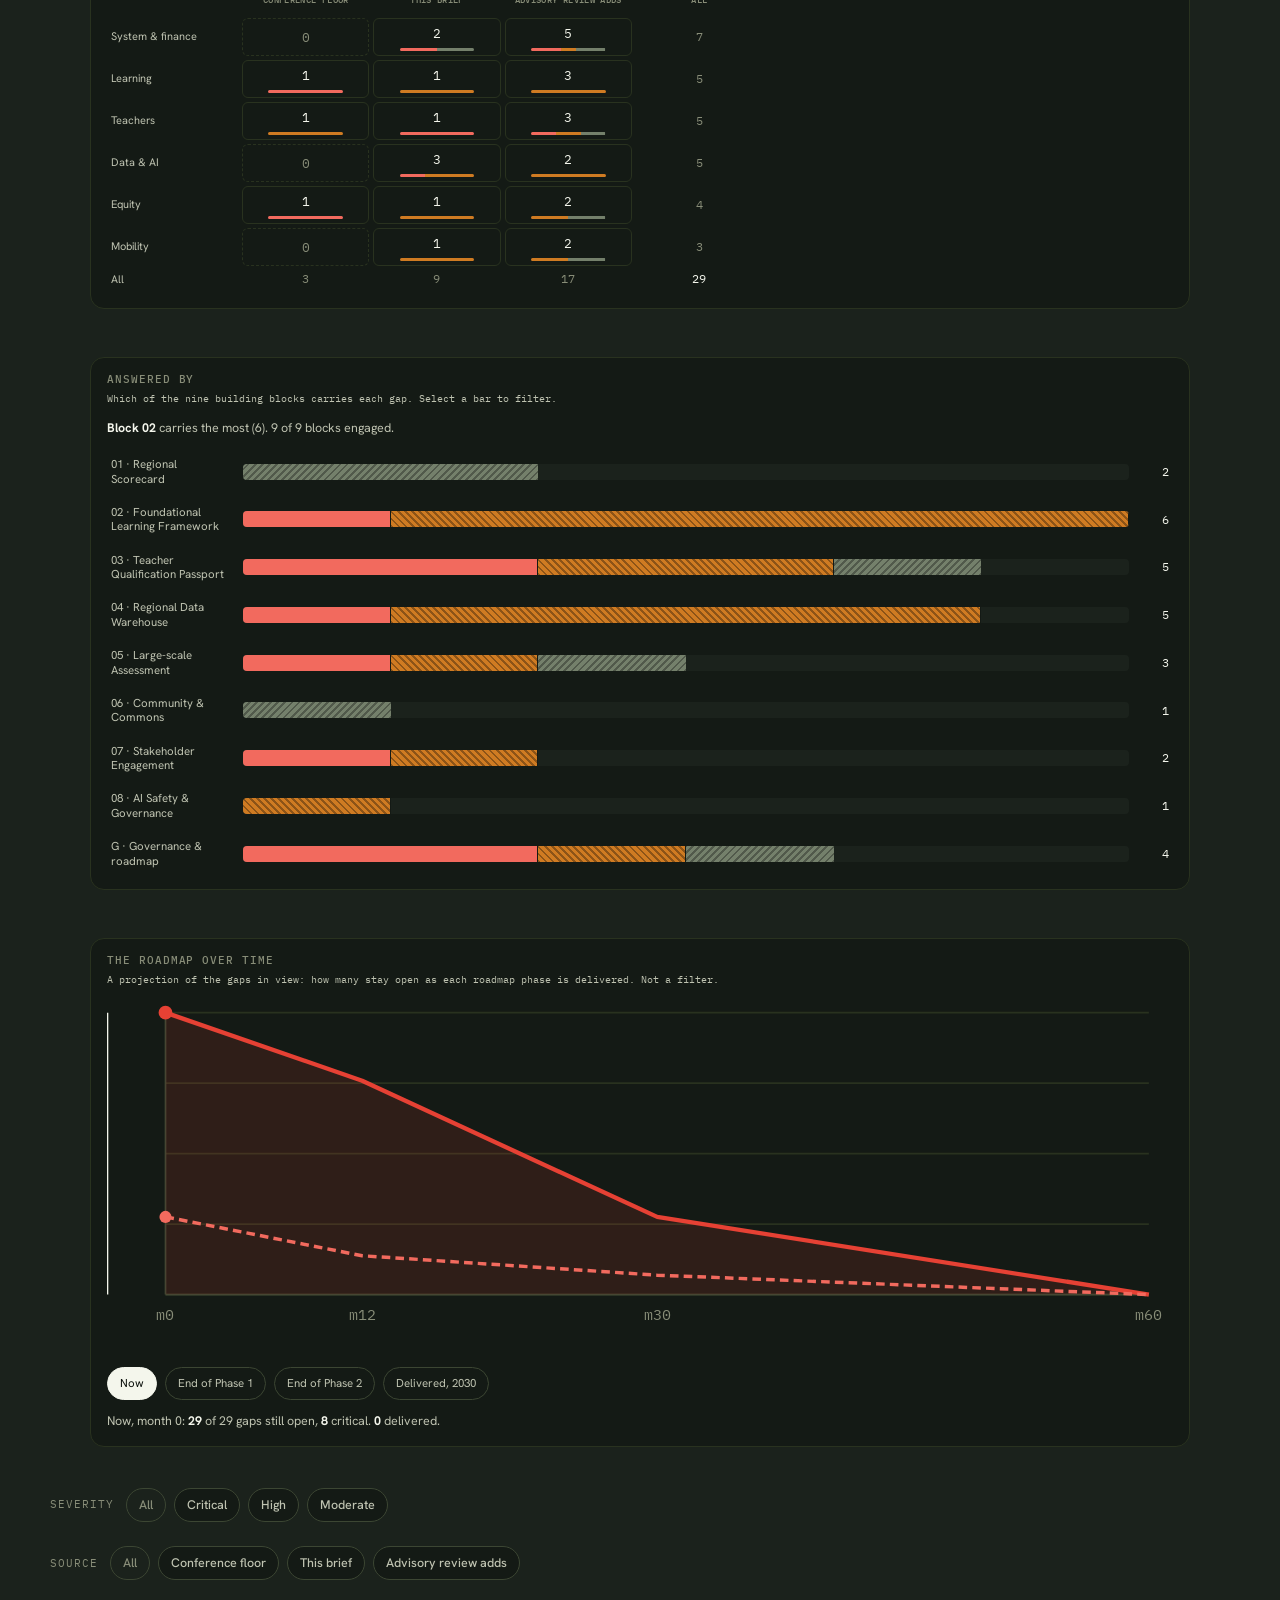
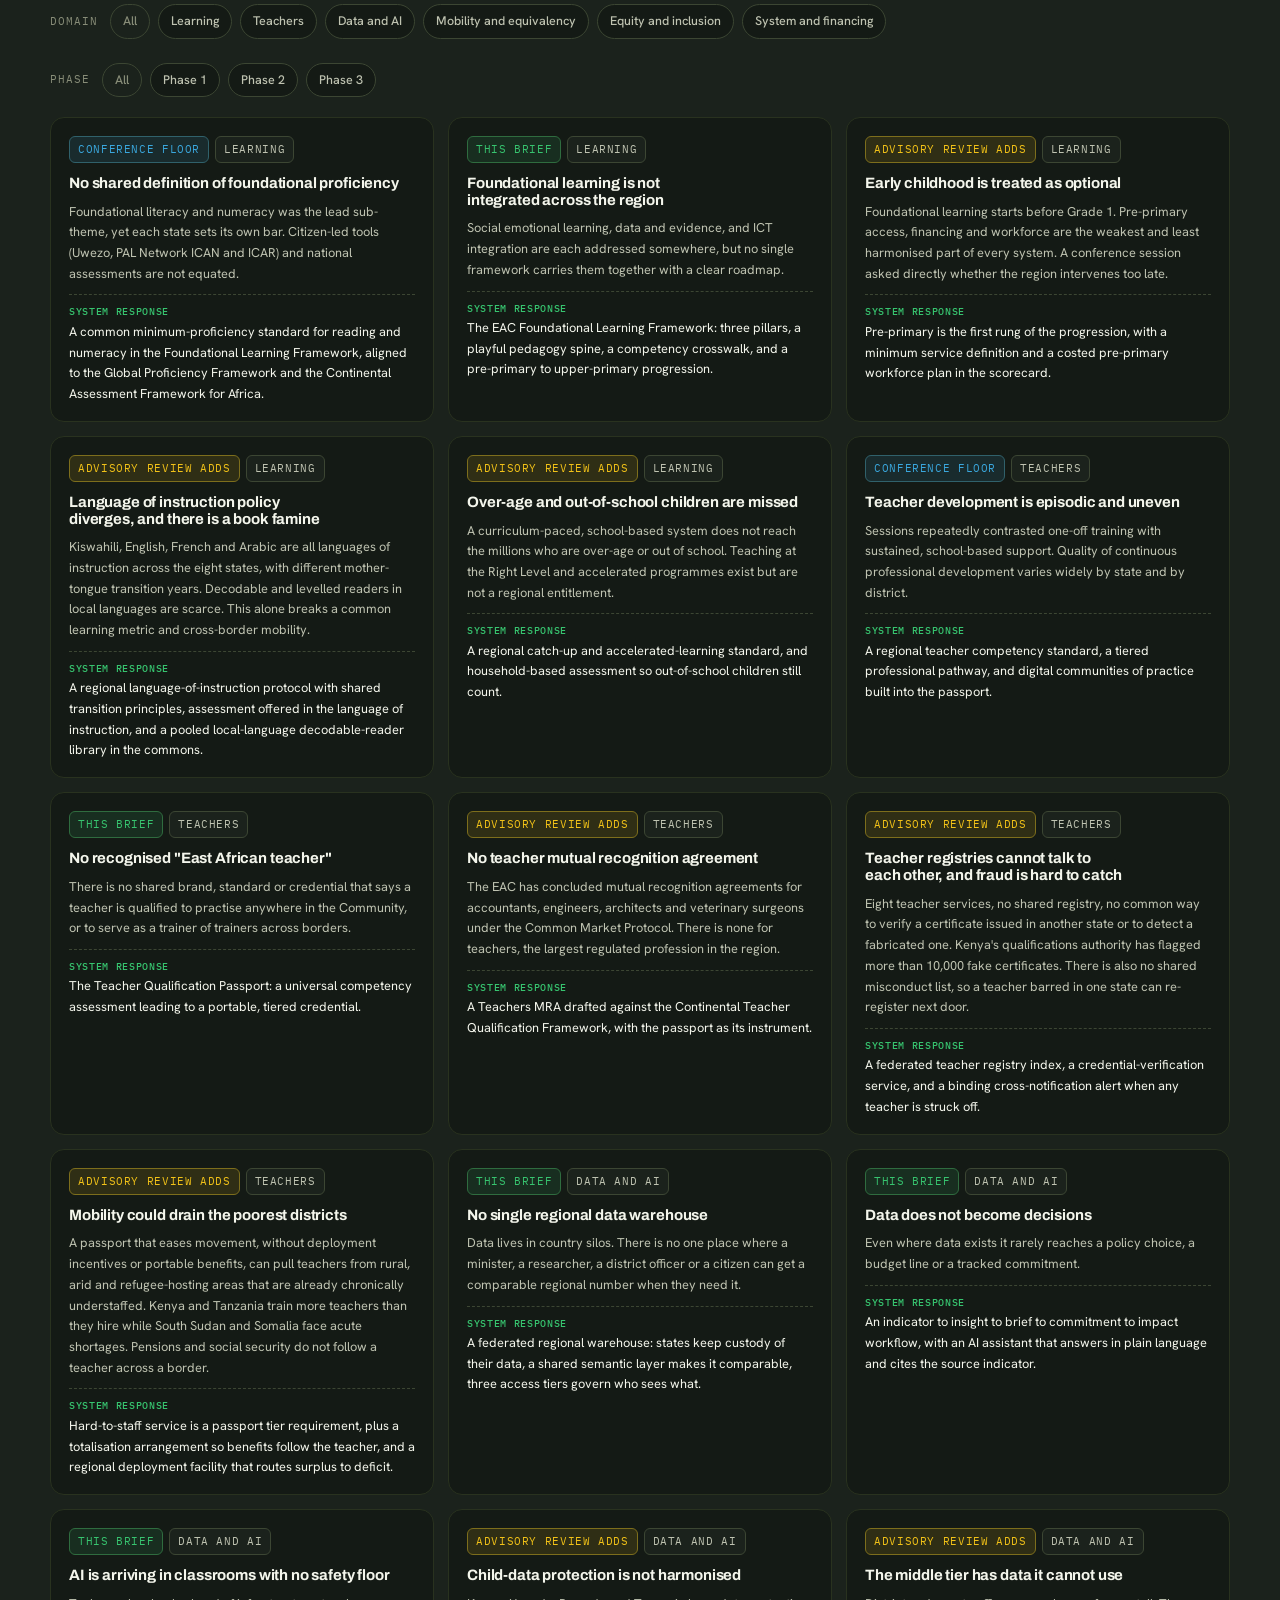
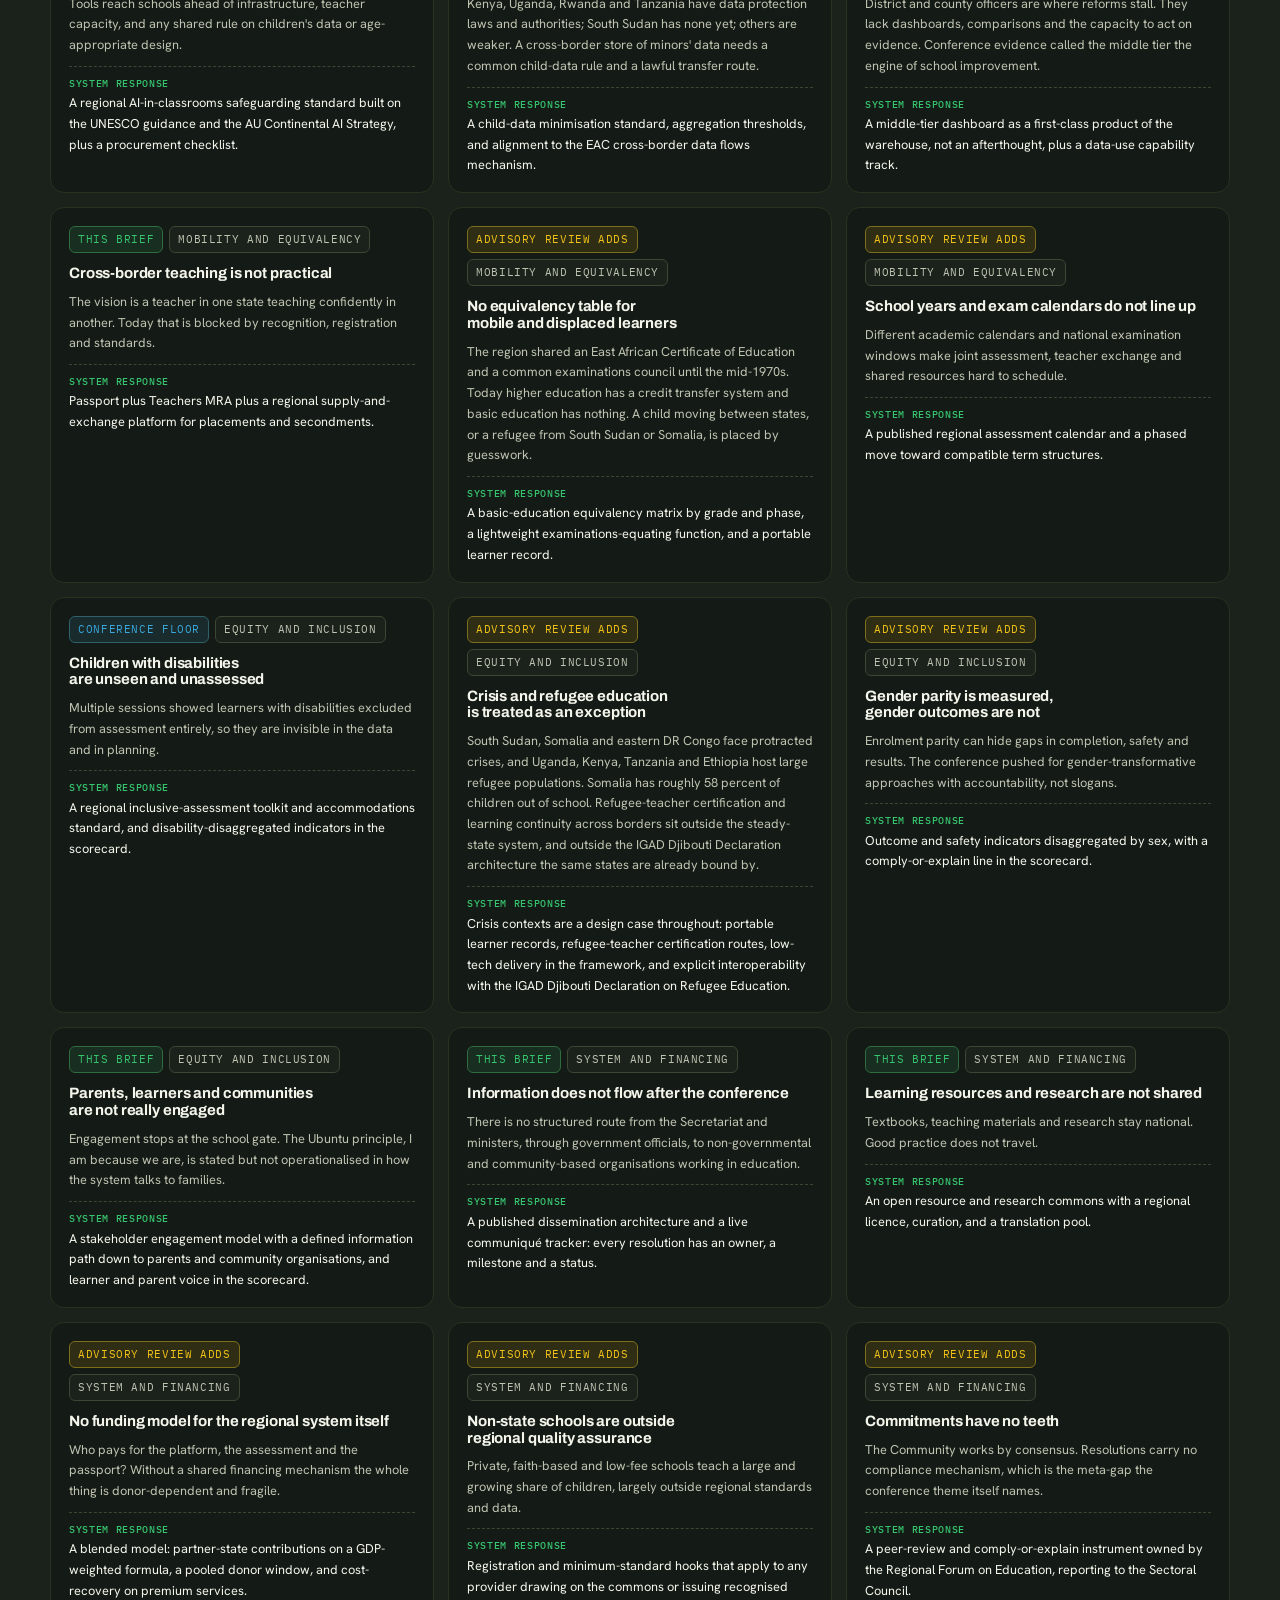
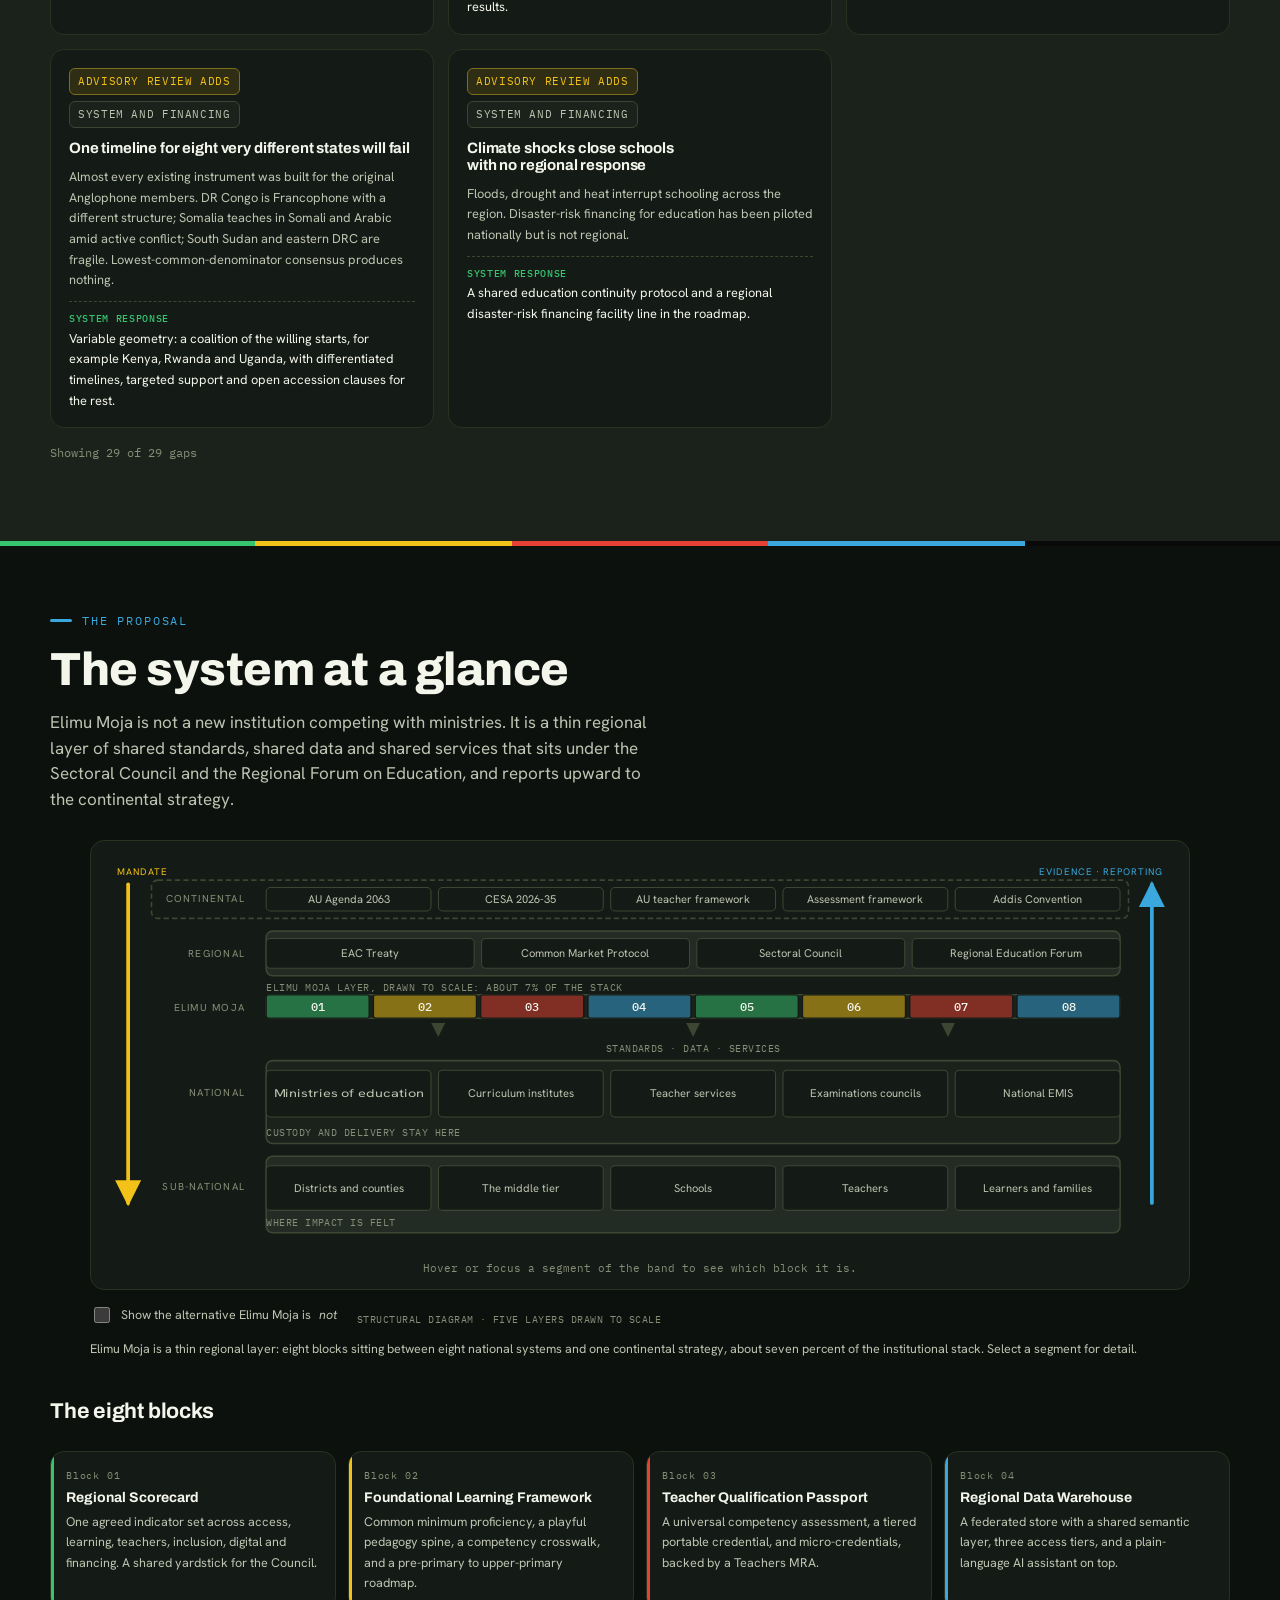
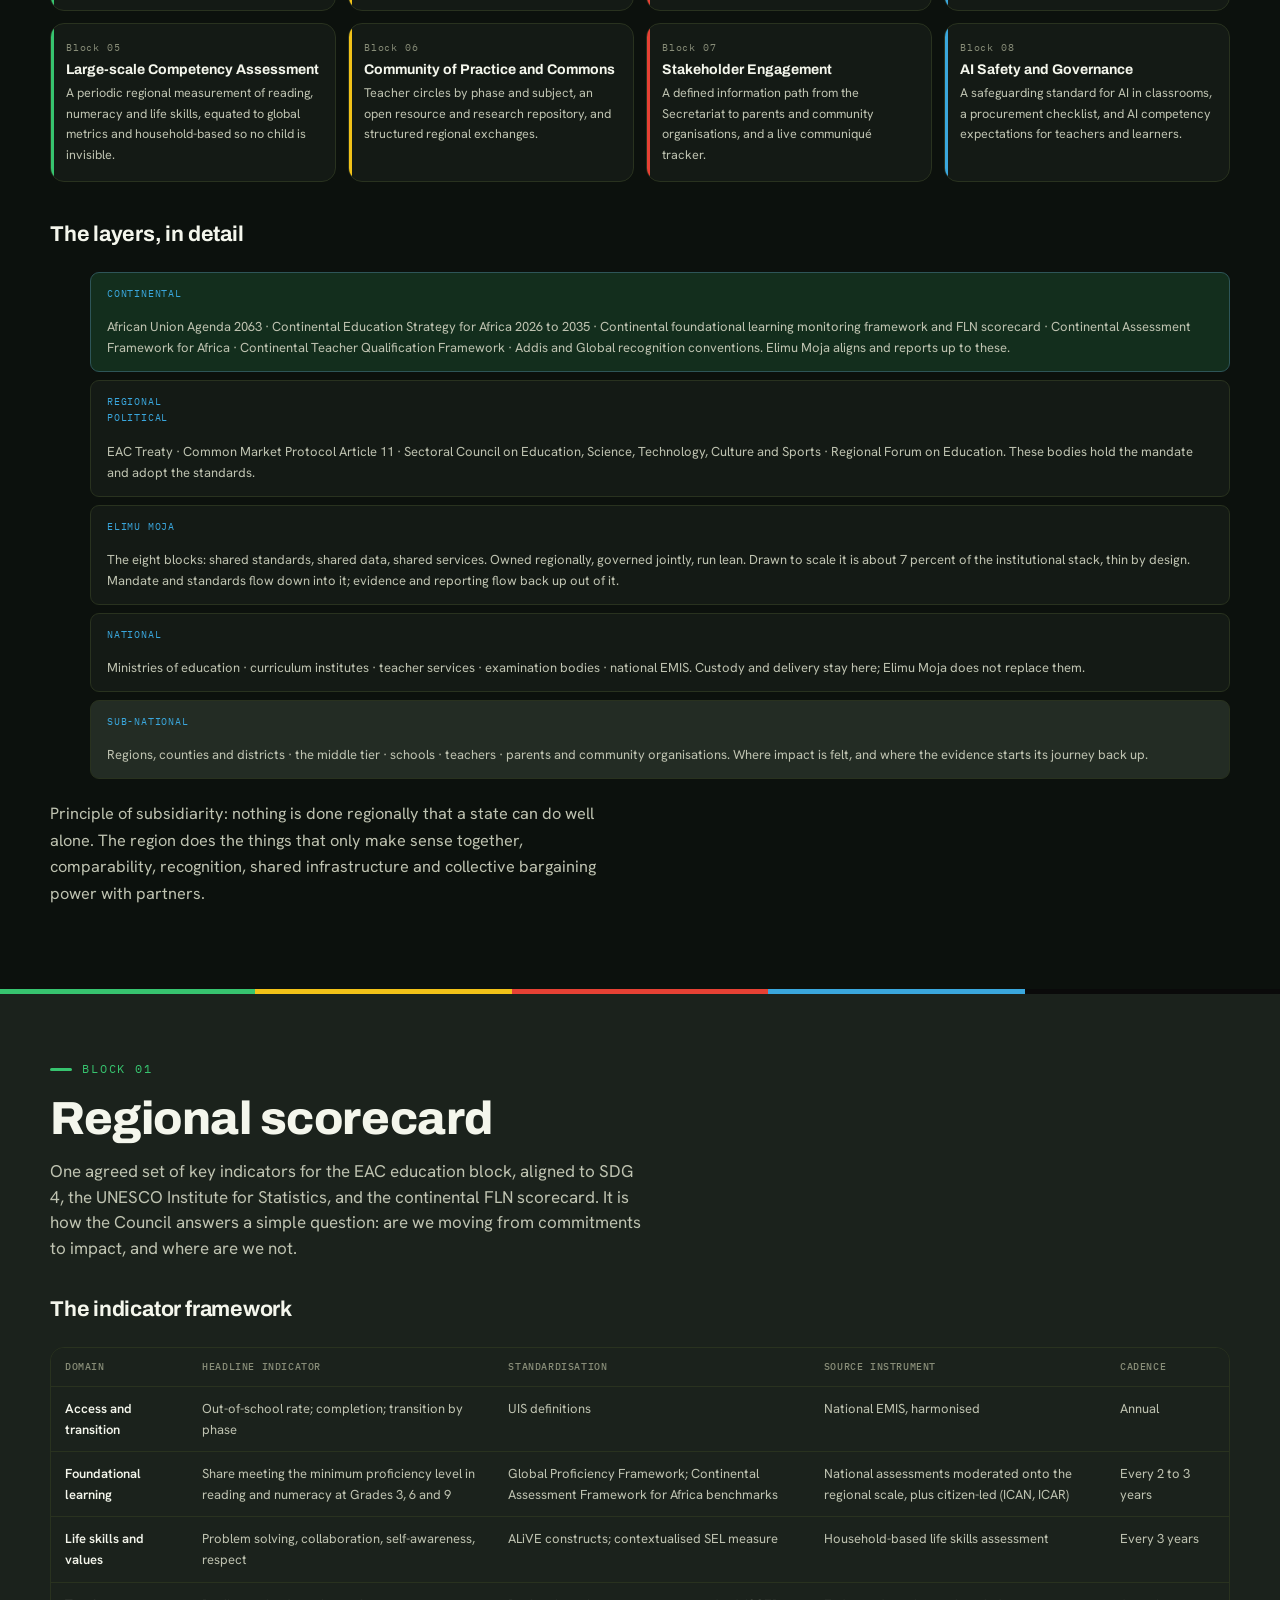
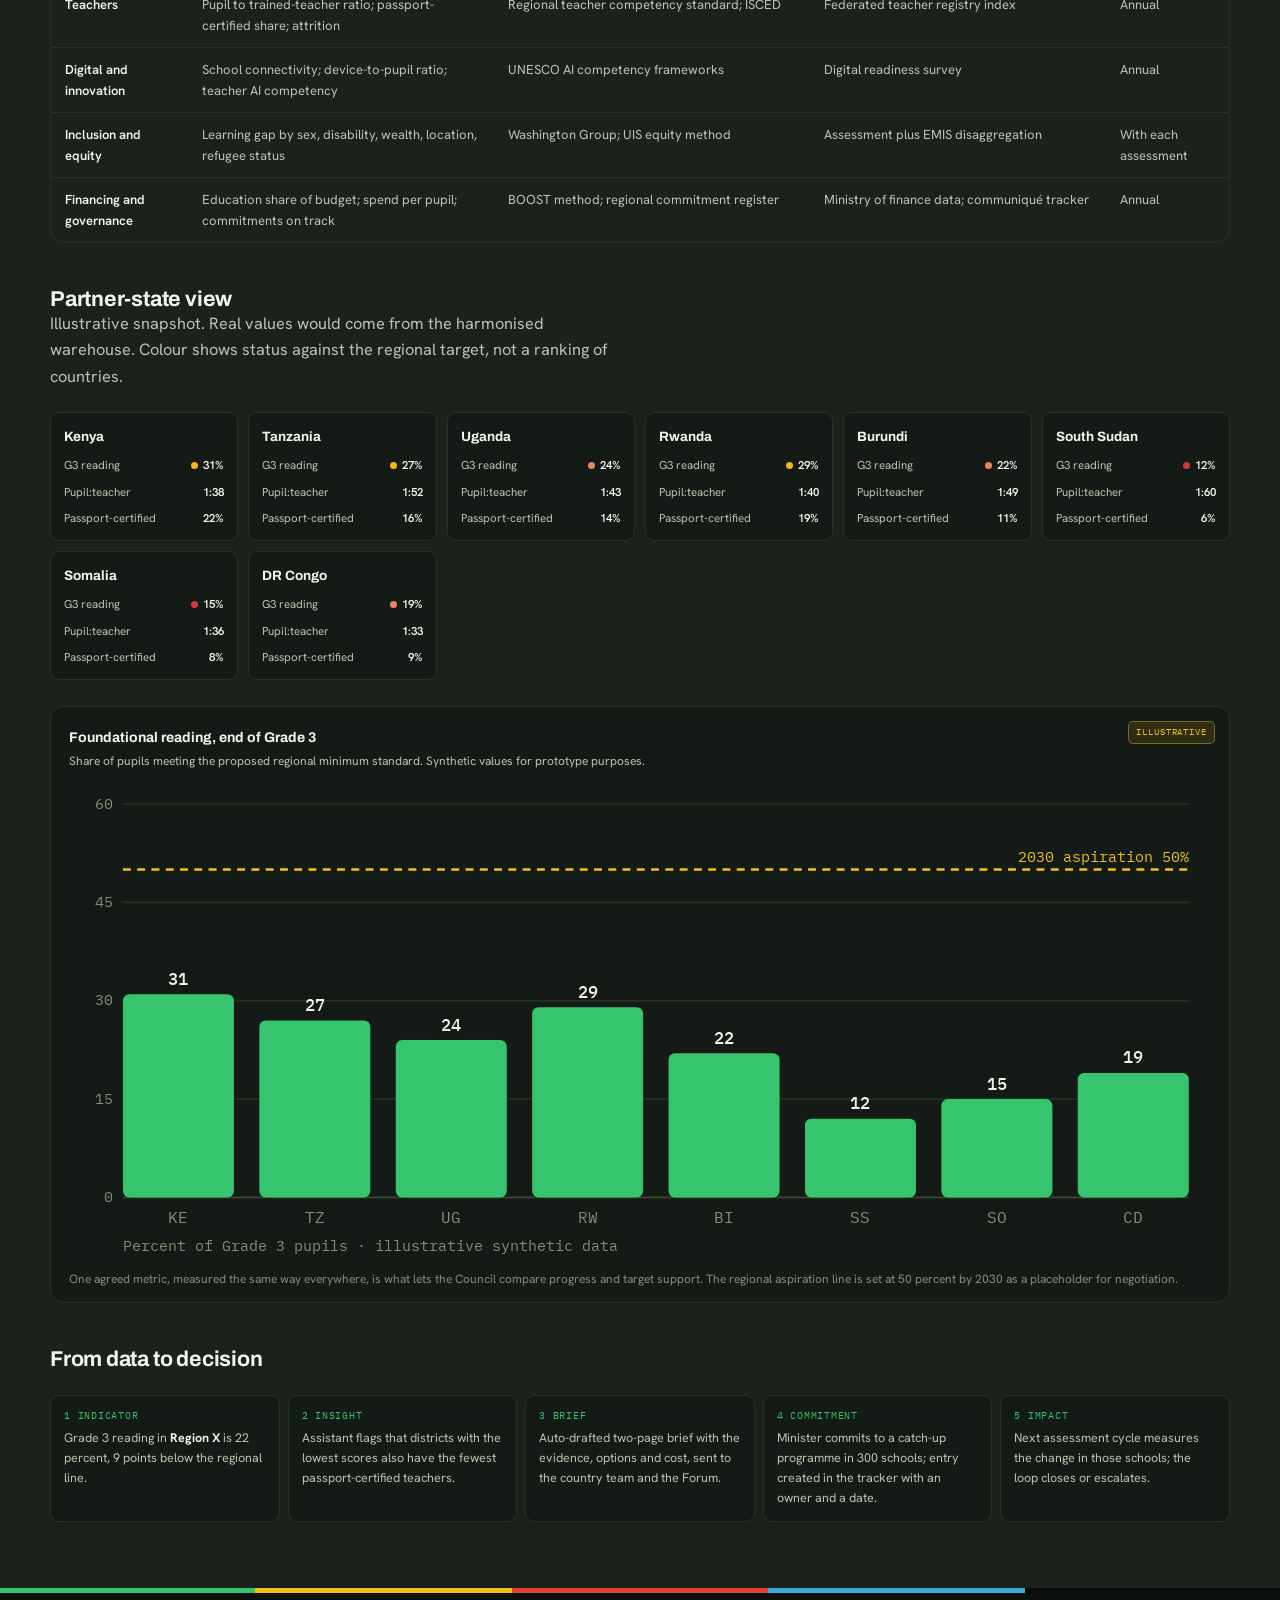
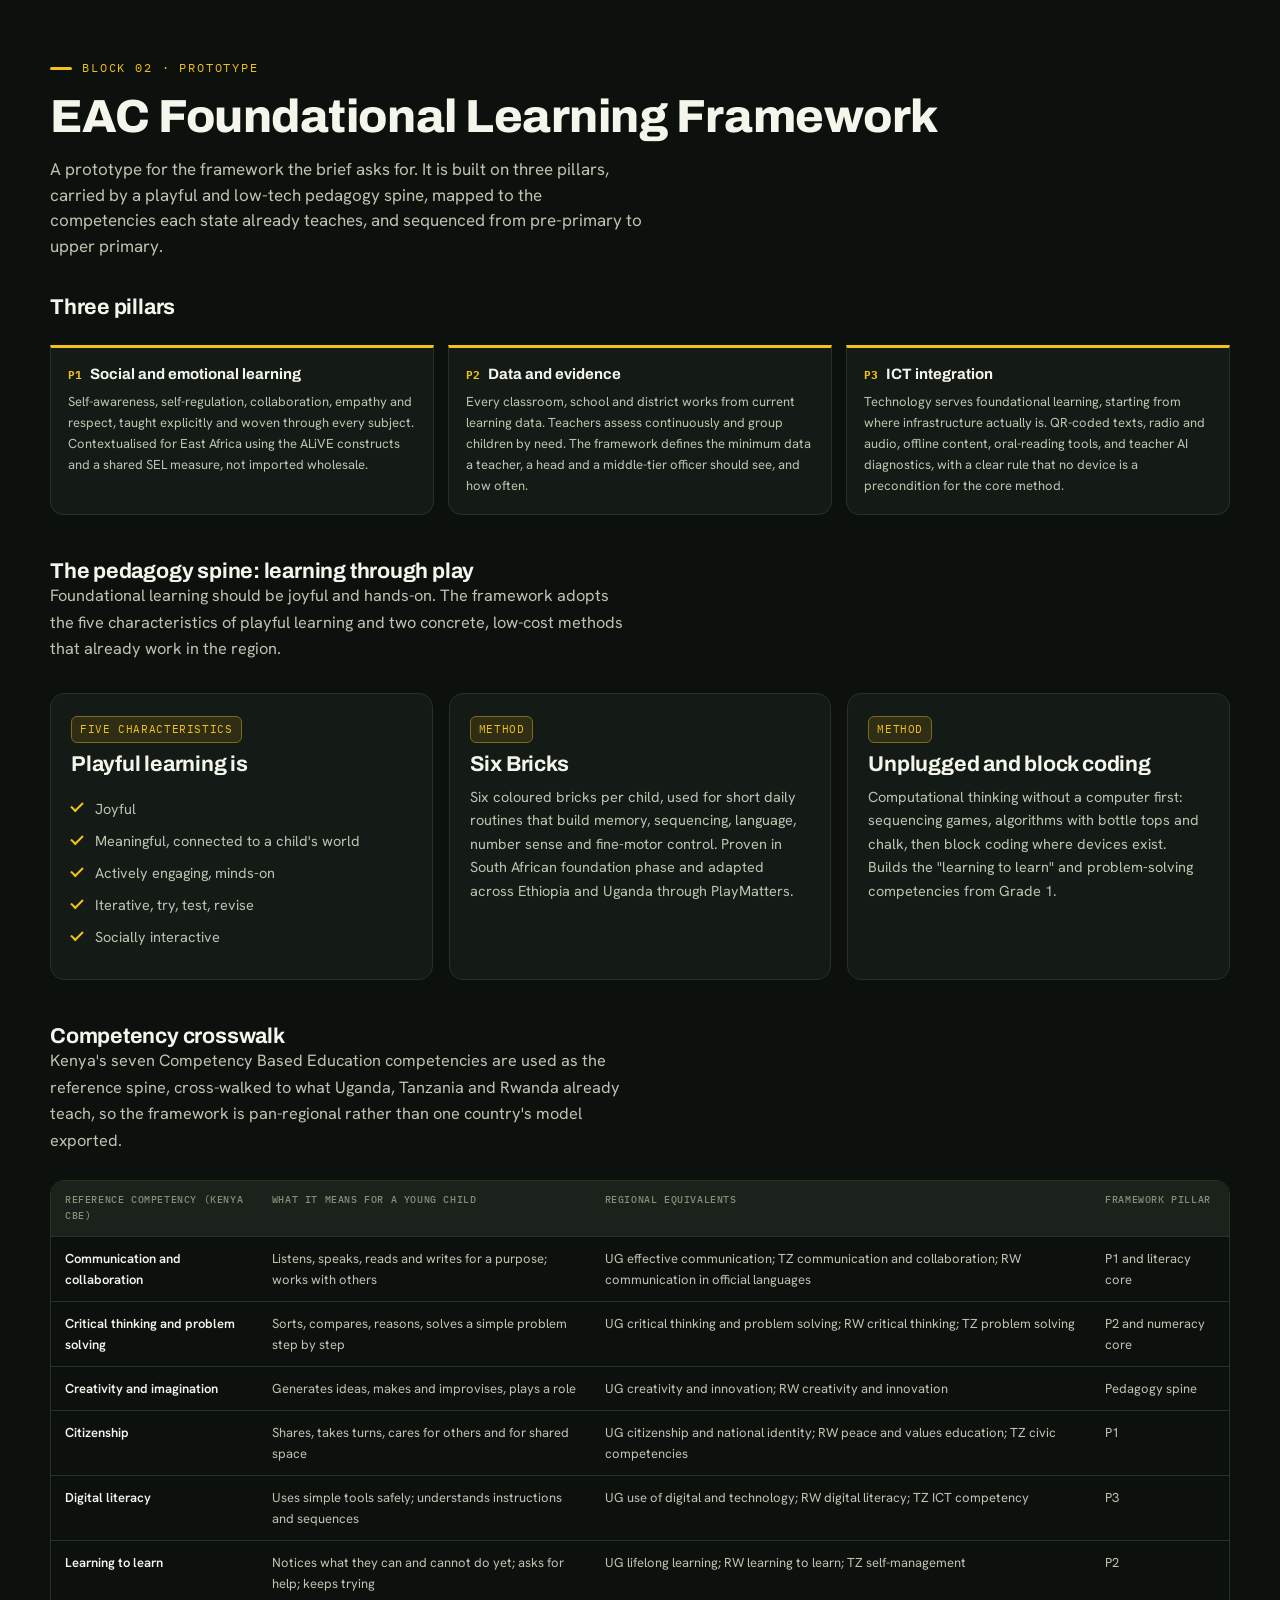
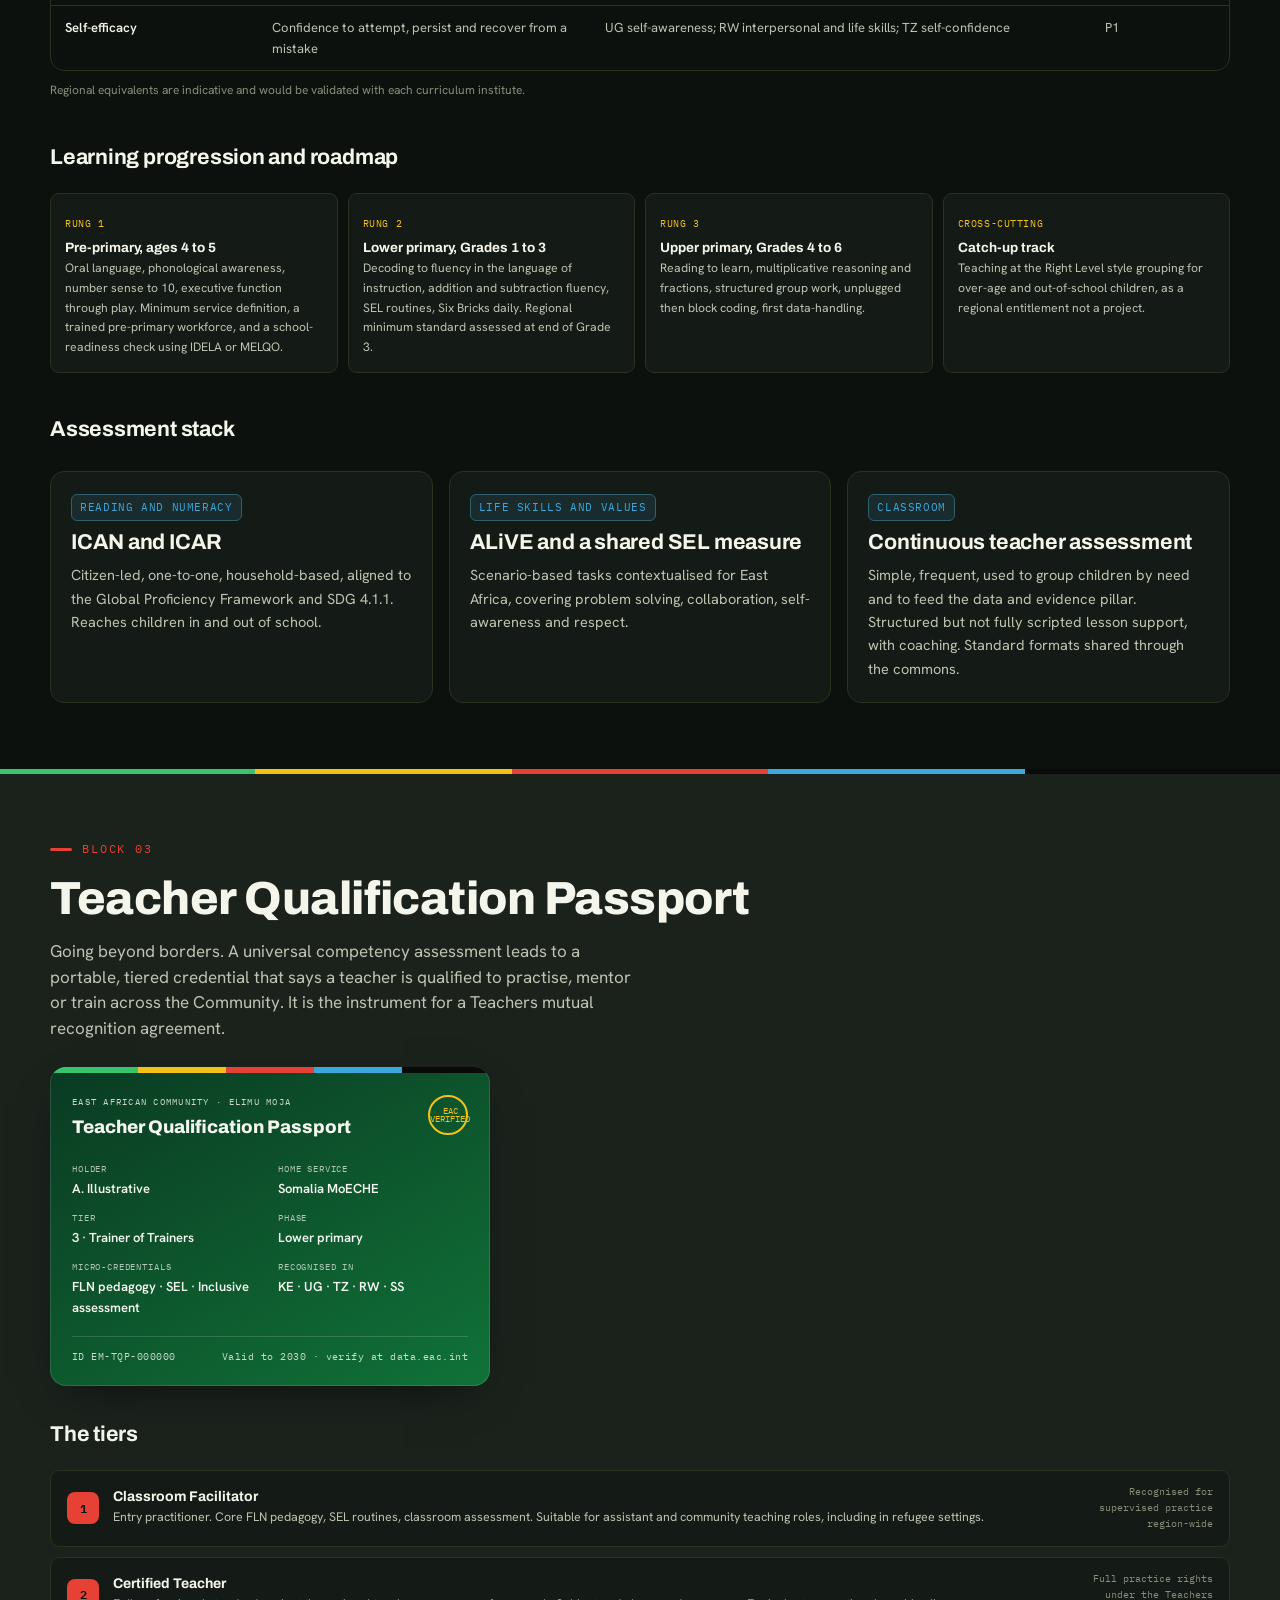
<file: regional-brief.html>
<!doctype html>
<html lang="en">
<head>
<meta charset="utf-8">
<title>Elimu Moja &middot; the regional systems brief &middot; SELution</title>
<meta name="viewport" content="width=device-width, initial-scale=1">
<meta name="description" content="Elimu Moja is a concept proposal for one shared education system across the eight East African Community partner states: a regional scorecard, a foundational learning framework, a teacher qualification passport, and one data warehouse. From commitments to impact.">
<meta name="author" content="Advisory concept, prepared after the 2nd EAC Regional Education Conference, Nairobi, August 2026">
<meta name="theme-color" content="#0c110d">
<link rel="canonical" href="https://atindahhillary.github.io/SELutionKe/regional-brief.html">

<meta property="og:type" content="website">
<meta property="og:site_name" content="Elimu Moja">
<meta property="og:title" content="Elimu Moja: the regional systems brief behind SELution">
<meta property="og:description" content="One shared education system for the eight East African Community partner states. A regional scorecard, a foundational learning framework, a teacher qualification passport, and one data warehouse.">
<meta property="og:url" content="https://atindahhillary.github.io/SELutionKe/regional-brief.html">
<meta property="og:image" content="https://atindahhillary.github.io/SELutionKe/assets/preview.png">
<meta property="og:image:width" content="1200">
<meta property="og:image:height" content="630">
<meta name="twitter:card" content="summary_large_image">
<meta name="twitter:title" content="Elimu Moja: from commitments to impact">
<meta name="twitter:description" content="One shared education system for the eight EAC partner states.">
<meta name="twitter:image" content="https://atindahhillary.github.io/SELutionKe/assets/preview.png">

<link rel="icon" href="data:image/svg+xml,%3Csvg%20xmlns='http://www.w3.org/2000/svg'%20viewBox='0%200%2040%2040'%3E%3Crect%20width='40'%20height='40'%20rx='9'%20fill='%230c110d'/%3E%3Crect%20y='6'%20width='40'%20height='5.6'%20fill='%2337c46f'/%3E%3Crect%20y='13.6'%20width='40'%20height='5.6'%20fill='%23f2c218'/%3E%3Crect%20y='21.2'%20width='40'%20height='5.6'%20fill='%23e64134'/%3E%3Crect%20y='28.8'%20width='40'%20height='5.6'%20fill='%233aa7dd'/%3E%3C/svg%3E">
<link rel="apple-touch-icon" href="assets/logo.png">

<link rel="preconnect" href="https://fonts.googleapis.com">
<link rel="preconnect" href="https://fonts.gstatic.com" crossorigin>
<link rel="stylesheet" href="https://fonts.googleapis.com/css2?family=Archivo:wdth,wght@110,600;110,700;110,800&family=Hanken+Grotesk:wght@400;500;600;700&family=IBM+Plex+Mono:wght@400;500&display=swap">

<style>
/* ============================================================
   ELIMU MOJA
   Identity: "the regional band." The signature device is a five
   colour band drawn from the flags of the eight EAC partner
   states, green, gold, red, sky blue, black. It runs across the
   top of the page and separates every section. Each section
   carries one flag hue as its accent. Dark first; a designed
   light mode is available via the toggle.
   ============================================================ */
:root{
  color-scheme: dark;

  /* flag hues, stepped for a dark ground */
  --fg-green:  #37c46f;
  --fg-gold:   #f2c218;
  --fg-red:    #e64134;
  --fg-blue:   #3aa7dd;
  --fg-black:  #0a0a0a;
  --fg-ivory:  #f4efe2;

  --bg:          #0c110d;
  --surface:     #141a15;
  --surface-2:   #1b221c;
  --surface-3:   #232c24;
  --ink:         #f4f6ec;
  --ink-2:       #bfc3b1;
  --muted:       #888d78;
  --hair:        #29321f;
  --hair-strong: #3c4633;

  --accent:      var(--fg-green);
  --accent-2:    #7fdaa0;
  --accent-soft: #10251a;
  --on-accent:   #06120a;

  --good:     #0ca30c;
  --warning:  #fab219;
  --serious:  #ec835a;
  --critical: #d03b3b;

  --sev-crit: #f26a5e;
  --sev-high: #cf7b22;
  --sev-mod:  #74806b;

  --fg-blue-txt:  var(--fg-blue);
  --fg-green-txt: var(--fg-green);
  --fg-gold-txt:  var(--fg-gold);

  --focus:    var(--fg-blue);
  --hero-scrim: linear-gradient(to bottom, rgba(9,12,7,.58), rgba(9,12,7,.86));

  /* per-section accent, overridden inline on each <section> */
  --sa: var(--fg-green);
  --sa-soft: color-mix(in srgb, var(--sa) 16%, var(--bg));

  --font-display: "Archivo", "Segoe UI", system-ui, sans-serif;
  --font-body:    "Hanken Grotesk", "Segoe UI", system-ui, sans-serif;
  --font-mono:    "IBM Plex Mono", ui-monospace, "SFMono-Regular", Menlo, monospace;

  --maxw: 1180px;
  --prose: 64ch;
  --radius: 14px;
  --radius-sm: 9px;
  --band: linear-gradient(90deg,
      var(--fg-green) 0 20%,
      var(--fg-gold)  20% 40%,
      var(--fg-red)   40% 60%,
      var(--fg-blue)  60% 80%,
      var(--fg-black) 80% 100%);
}

:root[data-theme="light"]{
  color-scheme: light;
  --fg-green:  #0f7d3b;
  --fg-gold:   #a9770a;
  --fg-red:    #c52d23;
  --fg-blue:   #1a76a6;
  --fg-black:  #14160f;
  --fg-ivory:  #4a4a3c;

  --bg:          #f7f7f2;
  --surface:     #ffffff;
  --surface-2:   #eeefe6;
  --surface-3:   #e4e6da;
  --ink:         #14160f;
  --ink-2:       #45483b;
  --muted:       #67695a;
  --hair:        #e0e1d2;
  --hair-strong: #cccdb9;

  --accent:      var(--fg-green);
  --accent-2:    #0a5528;
  --accent-soft: #e2f0e4;
  --on-accent:   #f6fbf4;

  --focus:    #1a76a6;
  --sev-crit: #cf3b33;
  --sev-high: #a85f0d;
  --sev-mod:  #556f50;
  --good:     #0c7a2e;
  --warning:  #9a6b00;
  --serious:  #b8511f;
  --critical: #c0271f;
  --fg-blue-txt:  #15607f;
  --fg-green-txt: #0c6631;
  --fg-gold-txt:  #7d5607;
  --hero-scrim: linear-gradient(to bottom, rgba(248,248,243,.78), rgba(248,248,243,.93));
  --sa-soft: color-mix(in srgb, var(--sa) 12%, var(--bg));
}

*,*::before,*::after{ box-sizing:border-box; }
html{ -webkit-text-size-adjust:100%; scroll-behavior:smooth; background:var(--bg); }
@media (prefers-reduced-motion: reduce){ html{ scroll-behavior:auto; } }

body::before{ content:""; position:fixed; inset:0; z-index:-1; pointer-events:none;
  background:url("assets/classroom-play.jpg") center / cover no-repeat; opacity:.06; }

body{
  margin:0;
  background:transparent;
  color:var(--ink);
  font-family:var(--font-body);
  font-size:17px;
  line-height:1.62;
  -webkit-font-smoothing:antialiased;
  text-rendering:optimizeLegibility;
  overflow-x:hidden;
}

h1,h2,h3,h4{ font-family:var(--font-display); font-weight:700; line-height:1.12; margin:0; text-wrap:balance; letter-spacing:-0.01em; }
h2{ font-size:clamp(1.7rem, 1.1rem + 2.6vw, 2.9rem); font-weight:800; }
h3{ font-size:clamp(1.14rem, 1rem + 0.6vw, 1.34rem); }
h4{ font-size:1rem; letter-spacing:0; }
p{ margin:0 0 1em; }
a{ color:var(--sa); text-decoration-thickness:1px; text-underline-offset:2px; }
a:hover{ color:var(--ink); }
strong{ font-weight:700; color:var(--ink); }
sup{ font-size:.66em; line-height:0; }
:focus-visible{ outline:2px solid var(--focus); outline-offset:2px; border-radius:3px; }

/* ---------- the band ---------- */
.band{ height:4px; width:100%; background:var(--band); }
.band-top{ position:sticky; top:0; z-index:60; height:4px; }
.band-lg{ height:12px; border-radius:3px; }

/* ---------- top bar ---------- */
.topbar{
  position:sticky; top:4px; z-index:55;
  background:color-mix(in srgb, var(--bg) 90%, transparent);
  backdrop-filter:blur(12px);
  border-bottom:1px solid var(--hair);
}
.topbar-inner{
  max-width:var(--maxw); margin:0 auto;
  display:flex; align-items:center; gap:18px;
  padding:11px clamp(16px, 4vw, 40px);
}
.brand{ display:flex; align-items:center; gap:10px; margin-right:auto; text-decoration:none; color:var(--ink); }
.brand-mark{
  width:32px; height:32px; border-radius:8px; flex:none; overflow:hidden;
  display:grid; place-items:center; background:var(--surface-2);
  box-shadow:inset 0 0 0 1px var(--hair-strong);
}
.brand-mark svg{ width:100%; height:100%; display:block; }
.brand-name{ font-family:var(--font-display); font-weight:800; font-size:1.06rem; letter-spacing:-0.01em; }
.brand-name span{ color:var(--muted); font-weight:600; }
.nav{ display:none; gap:2px; }
@media (min-width:900px){ .nav{ display:flex; } }
.nav a{
  padding:7px 12px; border-radius:8px; font-size:13px; font-weight:500;
  color:var(--ink-2); text-decoration:none; white-space:nowrap;
  transition:background .14s, color .14s;
}
.nav a:hover{ background:var(--surface-2); color:var(--ink); }
.nav a.active{ color:var(--ink); box-shadow:inset 0 -2px 0 var(--nav-active, var(--fg-green)); border-radius:2px; }
.iconbtn{
  font:inherit; font-family:var(--font-mono); font-size:11px; letter-spacing:.04em;
  color:var(--ink-2); background:var(--surface); border:1px solid var(--hair-strong);
  border-radius:8px; padding:7px 10px; cursor:pointer; display:inline-flex; gap:6px; align-items:center;
}
.iconbtn:hover{ border-color:var(--fg-green); color:var(--ink); }
.menubtn{ display:inline-flex; }
@media (min-width:900px){ .menubtn{ display:none; } }
.mobile-nav{ display:none; border-bottom:1px solid var(--hair); background:var(--bg); padding:6px 14px 14px; }
.mobile-nav.open{ display:block; }
.mobile-nav a{ display:block; padding:9px 6px; font-size:14px; color:var(--ink-2); text-decoration:none; border-bottom:1px solid var(--hair); }
.mobile-nav a:last-child{ border-bottom:0; }

/* ---------- hero ---------- */
.hero{ position:relative; overflow:hidden; padding:clamp(56px,8vw,116px) clamp(16px,4vw,40px) clamp(48px,6vw,88px); }
.hero-bg{ position:absolute; inset:0; z-index:0; overflow:hidden; background:#0a0d08; }
.hero-bg .flag{
  position:absolute; inset:-4%; width:108%; height:108%;
  object-fit:cover; opacity:0;
  filter:blur(2.4px) brightness(.9) saturate(1.04);
  animation:flagshow 48s linear infinite;
}
.hero-bg .flag:nth-child(1){ animation-delay:0s; }
.hero-bg .flag:nth-child(2){ animation-delay:-6s; }
.hero-bg .flag:nth-child(3){ animation-delay:-12s; }
.hero-bg .flag:nth-child(4){ animation-delay:-18s; }
.hero-bg .flag:nth-child(5){ animation-delay:-24s; }
.hero-bg .flag:nth-child(6){ animation-delay:-30s; }
.hero-bg .flag:nth-child(7){ animation-delay:-36s; }
.hero-bg .flag:nth-child(8){ animation-delay:-42s; }
@keyframes flagshow{
  0%   { opacity:0; }
  1.6% { opacity:.92; }
  10.8%{ opacity:.92; }
  12.8%{ opacity:0; }
  100% { opacity:0; }
}
@media (prefers-reduced-motion: reduce){
  .hero-bg .flag{ animation:none; }
  .hero-bg .flag:first-child{ opacity:.9; }
}
.hero-scrim{
  position:absolute; inset:0; z-index:1; pointer-events:none;
  background:
    radial-gradient(60% 50% at 12% 0%, color-mix(in srgb, var(--fg-green) 14%, transparent), transparent 70%),
    radial-gradient(50% 45% at 92% 8%, color-mix(in srgb, var(--fg-blue) 12%, transparent), transparent 70%),
    var(--hero-scrim);
}
.hero-inner{ position:relative; z-index:2; max-width:var(--maxw); margin:0 auto; text-align:center; }
.hero-eyebrow{
  font-family:var(--font-mono); font-size:12px; letter-spacing:.14em; text-transform:uppercase;
  color:var(--muted); margin:0 0 20px; display:flex; align-items:center; justify-content:center; gap:12px;
}
.hero-eyebrow::before{ content:""; width:34px; height:4px; border-radius:2px; background:var(--band); }
.hero h1{
  font-size:clamp(2.6rem, 1.3rem + 6.4vw, 6rem);
  font-weight:800; letter-spacing:-0.025em; line-height:0.98;
  margin:0 auto; max-width:16ch;
}
.hero h1 .hl{ color:var(--fg-green); }
.hero h1 .u{
  display:inline-block; padding-bottom:.06em;
  background:var(--band); background-size:100% 6px; background-repeat:no-repeat; background-position:0 100%;
}
.hero-sub{
  font-size:clamp(1.06rem, 1rem + 0.6vw, 1.34rem); line-height:1.55;
  color:var(--ink-2); max-width:56ch; margin:26px auto 0;
}
.hero-cta{ display:flex; flex-wrap:wrap; justify-content:center; gap:12px; margin:30px 0 0; }
.btn{
  display:inline-flex; align-items:center; gap:8px;
  font-family:var(--font-display); font-weight:700; font-size:14px; letter-spacing:.01em;
  padding:12px 20px; border-radius:10px; text-decoration:none; cursor:pointer; border:1px solid transparent;
  transition:transform .12s ease, background .14s, border-color .14s;
}
.btn:hover{ transform:translateY(-1px); }
.btn-primary{ background:var(--fg-green); color:var(--on-accent); }
.btn-primary:hover{ background:var(--accent-2); color:var(--on-accent); }
.btn-ghost{ background:transparent; color:var(--ink); border-color:var(--hair-strong); }
.btn-ghost:hover{ border-color:var(--fg-green); color:var(--ink); }

.hero-flags{ display:flex; flex-wrap:wrap; align-items:center; justify-content:center; gap:22px; margin:42px 0 0; }
.hero-flags img{
  width:132px; height:auto; border-radius:12px; padding:9px;
  background:#ffffff; border:1px solid var(--hair-strong);
  box-shadow:0 14px 40px -20px rgba(0,0,0,.6);
}
.hero-flags .ff-txt{ flex:0 1 480px; text-align:center; }
.hero-flags .ff-txt p{ font-size:13px; color:var(--ink-2); margin:14px auto 0; max-width:56ch; }

.hero-stats{
  display:grid; gap:1px; margin:44px auto 0; max-width:960px;
  grid-template-columns:repeat(2,1fr);
  background:var(--hair); border:1px solid var(--hair); border-radius:var(--radius); overflow:hidden;
}
@media (min-width:760px){ .hero-stats{ grid-template-columns:repeat(4,1fr); } }
.hero-stats > div{ background:var(--surface); padding:20px 18px; text-align:center; }
.hero-stats dt{ font-family:var(--font-display); font-size:clamp(1.5rem,1.1rem+1.5vw,2.05rem); font-weight:800; letter-spacing:-0.02em; color:var(--ink); }
.hero-stats dd{ margin:6px 0 0; font-size:12px; color:var(--ink-2); line-height:1.45; }

/* ---------- sections ---------- */
.section{
  padding:66px clamp(16px,4vw,40px);
  border-top:5px solid transparent;
  border-image:var(--band) 1;
  scroll-margin-top:96px;
}
.section:nth-of-type(even){ background:var(--surface-2); }
.section > .inner{ max-width:var(--maxw); margin:0 auto; }
.eyebrow{
  font-family:var(--font-mono); font-size:11.5px; letter-spacing:.16em; text-transform:uppercase;
  color:var(--sa); margin:0 0 14px; display:flex; align-items:center; gap:10px;
}
.eyebrow::before{ content:""; width:22px; height:3px; border-radius:2px; background:var(--sa); }
.standfirst{ font-size:clamp(1.05rem,1rem+0.55vw,1.3rem); line-height:1.5; color:var(--ink-2); max-width:60ch; margin:14px 0 0; }
.lede{ font-size:1.02rem; color:var(--ink-2); }
.prose{ max-width:var(--prose); }
.prose p{ color:var(--ink-2); }

/* ---------- cards & grids ---------- */
.grid{ display:grid; gap:16px; margin-top:30px; }
.g2{ grid-template-columns:repeat(auto-fit,minmax(min(100%,300px),1fr)); }
.g3{ grid-template-columns:repeat(auto-fit,minmax(min(100%,265px),1fr)); }
.card{
  background:var(--surface); border:1px solid var(--hair); border-radius:var(--radius);
  padding:22px 20px; display:flex; flex-direction:column; gap:9px;
}
.card p{ margin:0; font-size:14.5px; color:var(--ink-2); }
.card .tag{ align-self:flex-start; }

.tag{
  font-family:var(--font-mono); font-size:10.5px; letter-spacing:.06em; text-transform:uppercase;
  padding:4px 8px; border-radius:6px; background:var(--surface-2); color:var(--ink-2);
  border:1px solid var(--hair-strong); display:inline-flex; gap:6px; align-items:center; white-space:nowrap;
}
.tag--sa{ color:var(--sa); border-color:color-mix(in srgb,var(--sa) 40%,var(--hair)); background:color-mix(in srgb,var(--sa) 12%,var(--surface)); }
.tag--green{ color:var(--fg-green); border-color:color-mix(in srgb,var(--fg-green) 40%,var(--hair)); background:color-mix(in srgb,var(--fg-green) 12%,var(--surface)); }
.tag--gold{ color:var(--fg-gold); border-color:color-mix(in srgb,var(--fg-gold) 40%,var(--hair)); background:color-mix(in srgb,var(--fg-gold) 12%,var(--surface)); }
.tag--red{ color:var(--fg-red); border-color:color-mix(in srgb,var(--fg-red) 40%,var(--hair)); background:color-mix(in srgb,var(--fg-red) 12%,var(--surface)); }
.tag--blue{ color:var(--fg-blue); border-color:color-mix(in srgb,var(--fg-blue) 40%,var(--hair)); background:color-mix(in srgb,var(--fg-blue) 12%,var(--surface)); }

.dot{ width:7px; height:7px; border-radius:50%; flex:none; display:inline-block; }
.dot.good{ background:var(--good); } .dot.warning{ background:var(--warning); }
.dot.serious{ background:var(--serious); } .dot.critical{ background:var(--critical); }

ul.ticks{ list-style:none; margin:12px 0 0; padding:0; }
ul.ticks li{ position:relative; padding-left:24px; margin:0 0 .6em; color:var(--ink-2); font-size:14.5px; }
ul.ticks li::before{
  content:""; position:absolute; left:0; top:.4em; width:12px; height:7px;
  border-left:2px solid var(--sa); border-bottom:2px solid var(--sa); transform:rotate(-45deg);
}

.callout{
  border-left:4px solid var(--sa); background:var(--sa-soft);
  padding:18px 20px; border-radius:0 var(--radius-sm) var(--radius-sm) 0; margin:28px 0 0;
  font-size:1.05rem; line-height:1.55; color:var(--ink);
}
.callout .who{ display:block; margin-top:9px; font-family:var(--font-mono); font-size:10.5px; letter-spacing:.06em; text-transform:uppercase; color:var(--sa); }

/* ---------- interactive region map ---------- */
.mapwrap{ display:grid; gap:20px; margin-top:30px; }
@media (min-width:900px){ .mapwrap{ grid-template-columns:minmax(0,1fr) 330px; align-items:start; } }
.mapfig{ background:var(--surface); border:1px solid var(--hair); border-radius:var(--radius); padding:14px; }
.regionmap{ width:100%; height:auto; display:block; }
.regionmap .country{ fill:transparent; stroke:var(--surface); stroke-width:2.5; cursor:pointer; transition:fill .14s; }
.regionmap .cc:hover .country{ fill:rgba(255,255,255,.16); }
.regionmap .country:focus-visible{ outline:none; stroke:#fff; stroke-width:4; }
.regionmap .cc.sel .country{ fill:color-mix(in srgb, var(--sa) 60%, transparent); }
.regionmap .clabel{
  font-family:var(--font-mono); font-weight:500; fill:#fff; letter-spacing:.03em;
  paint-order:stroke; stroke:rgba(0,0,0,.62); stroke-width:3px; stroke-linejoin:round;
  pointer-events:none;
}
.regionmap .lake{ fill:#1f6fa8; opacity:.9; stroke:var(--surface); stroke-width:2; pointer-events:none; }
.mapwrap.hl-curriculum .cc[data-probs~="curriculum"] .country{ fill:color-mix(in srgb, var(--fg-green) 58%, transparent); }
.mapwrap.hl-teachers   .cc[data-probs~="teachers"]   .country{ fill:color-mix(in srgb, var(--fg-red) 58%, transparent); }
.mapwrap.hl-data       .cc[data-probs~="data"]       .country{ fill:color-mix(in srgb, var(--fg-blue) 58%, transparent); }
.mapwrap.hl-followthrough .cc[data-probs~="followthrough"] .country{ fill:color-mix(in srgb, var(--fg-gold) 58%, transparent); }
.problegend{ display:flex; flex-wrap:wrap; gap:8px; margin:14px 0 0; }
.pl{
  font:inherit; font-family:var(--font-body); font-size:12px; cursor:pointer;
  background:var(--surface); border:1px solid var(--hair-strong); border-radius:999px;
  padding:6px 12px; color:var(--ink-2); display:inline-flex; gap:7px; align-items:center;
}
.pl:hover{ border-color:var(--pc); color:var(--ink); }
.pl[aria-pressed="true"]{ background:color-mix(in srgb,var(--pc) 16%,var(--surface)); border-color:var(--pc); color:var(--ink); }
.pl .pd{ width:9px; height:9px; border-radius:2px; background:var(--pc); flex:none; }
.maphint{ font-family:var(--font-mono); font-size:11px; color:var(--muted); margin:12px 0 0; text-align:center; }
.mappanel{ background:var(--surface); border:1px solid var(--hair); border-radius:var(--radius); padding:20px 18px; }
.mappanel h3{ font-size:1.06rem; margin-bottom:6px; font-family:var(--font-display); }
.mappanel p{ font-size:13px; color:var(--ink-2); margin:0 0 .7em; }
.mappanel p:last-child{ margin-bottom:0; }
.mappanel .mp-back{
  font-family:var(--font-mono); font-size:10.5px; letter-spacing:.04em; color:var(--sa);
  background:none; border:0; padding:0; margin-bottom:12px; cursor:pointer;
}
.mappanel .mp-back:hover{ color:var(--ink); }
.mappanel .mp-chips{ display:flex; flex-wrap:wrap; gap:6px; margin-top:12px; }
.mappanel .mp-where{ font-family:var(--font-mono); font-size:11px; color:var(--muted); margin-top:12px; }

/* ---------- figures: shared visual grammar ---------- */
#emDefs{ position:absolute; width:0; height:0; overflow:hidden; }
.fig{ --fig-dur:.42s; --fig-stagger:38ms; margin-top:28px; }
.figwrap{ background:var(--surface); border:1px solid var(--hair); border-radius:var(--radius); padding:14px 14px 4px; }
.figsvg{ display:block; width:100%; height:auto; }
.fig-hint{ font-family:var(--font-mono); font-size:11px; color:var(--muted); text-align:center; margin:12px 0 6px; }
.fig-src{ font-family:var(--font-mono); font-size:9.5px; letter-spacing:.05em; text-transform:uppercase; color:var(--muted); margin:10px 0 0; }
.fig-foot{ display:flex; flex-wrap:wrap; gap:10px 20px; align-items:center; margin-top:12px; }
.fig-toggle{ font:inherit; font-family:var(--font-body); font-size:12.5px; color:var(--ink-2); display:inline-flex; gap:8px; align-items:center; cursor:pointer; user-select:none; }
.fig-toggle input{ width:16px; height:16px; accent-color:var(--fg-red); flex:none; }
.fig-read{ font-size:12.5px; color:var(--ink-2); margin:11px 0 0; }
.fig-read b{ color:var(--ink); font-variant-numeric:tabular-nums; }

.figsvg text{ font-family:var(--font-body); }
.figsvg .fig-key{ font-family:var(--font-mono); font-size:10px; letter-spacing:.09em; text-transform:uppercase; fill:var(--sa); }
.figsvg .fig-t{ font-family:var(--font-display); font-weight:700; fill:var(--ink); }
.figsvg .fig-v{ font-size:11.5px; fill:var(--ink-2); }
.figsvg .fig-cap{ font-family:var(--font-mono); font-size:9px; letter-spacing:.05em; text-transform:uppercase; fill:var(--muted); }
.figsvg .node{ fill:var(--surface-2); stroke:var(--hair-strong); stroke-width:2; }
.figsvg .edge{ fill:none; stroke:var(--hair-strong); stroke-width:2; vector-effect:non-scaling-stroke; }
.figsvg .edge--up{ stroke-dasharray:5 4; }
.figsvg .edge--hot{ stroke:var(--sa); stroke-width:3; }
.figsvg .dimline{ stroke:var(--muted); stroke-width:1; vector-effect:non-scaling-stroke; }
.figsvg [role="button"]{ cursor:pointer; }
.figsvg [role="button"] .hit{ fill:transparent; }
.figsvg [role="button"]:focus-visible{ outline:none; }
.figsvg [role="button"]:focus-visible .hit{ stroke:var(--focus); stroke-width:3; }
@media (forced-colors: active){ .figsvg [role="button"]:focus-visible .hit{ stroke:Highlight; } }

/* motion verbs (pathLength=1 -> pure CSS draw-on; final state is default) */
.fig [data-draw]{ stroke-dasharray:1; stroke-dashoffset:1; transition:stroke-dashoffset var(--fig-dur) ease calc(var(--i,0) * var(--fig-stagger)); }
.fig.on [data-draw]{ stroke-dashoffset:0; }
.fig [data-rise]{ opacity:0; transform:translateY(10px); transition:opacity var(--fig-dur) ease calc(var(--i,0) * var(--fig-stagger)), transform var(--fig-dur) ease calc(var(--i,0) * var(--fig-stagger)); }
.fig.on [data-rise]{ opacity:1; transform:none; }
.fig [data-wipe]{ transform:scaleX(0); transform-origin:left; transition:transform var(--fig-dur) ease calc(var(--i,0) * var(--fig-stagger)); }
.fig.on [data-wipe]{ transform:scaleX(1); }

@media (prefers-reduced-motion: reduce){
  .fig{ --fig-dur:0s; --fig-stagger:0ms; }
  .fig [data-draw]{ stroke-dashoffset:0 !important; }
  .fig [data-rise]{ opacity:1 !important; transform:none !important; }
  .fig [data-wipe]{ transform:scaleX(1) !important; }
  .fig [data-loop]{ animation:none !important; }
}
@media (forced-colors: active){
  .figsvg .node,.figsvg .lam-cell{ forced-color-adjust:none; fill:Canvas; stroke:CanvasText; }
  .figsvg .edge,.figsvg .dimline{ stroke:CanvasText; }
  .figsvg .lam-cell.sel,.figsvg [aria-pressed="true"] .lam-cell{ outline:2px solid Highlight; }
}

/* ---------- #system: the lamina ---------- */
.sysfig .figwrap{ padding:20px 18px 6px; }
.lam-str .lam-band{ fill:var(--surface-2); stroke:var(--hair-strong); stroke-width:1.5; }
.lam-str[data-l="continental"] .lam-band{ fill:none; stroke-dasharray:5 3; }
.lam-str[data-l="regional"] .lam-band{ fill:var(--surface-3); }
.lam-str[data-l="subnat"] .lam-band{ fill:var(--surface-3); }
.lam-key{ font-family:var(--font-mono); font-size:9.5px; letter-spacing:.12em; text-transform:uppercase; fill:var(--muted); }
.lam-chip{ fill:var(--surface); stroke:var(--hair-strong); stroke-width:1; }
.lam-chip-t{ font-family:var(--font-body); font-size:10.5px; fill:var(--ink-2); }
.lam-rail{ fill:none; stroke-linecap:round; }
.lam-rail--dn{ stroke:var(--fg-gold); stroke-width:3.5; }
.lam-rail--up{ stroke:var(--fg-blue); stroke-width:3.5; stroke-dasharray:6 4; }
.lam-railcap{ font-family:var(--font-mono); font-size:9px; letter-spacing:.1em; text-transform:uppercase; }
.lam-railcap--dn{ fill:var(--fg-gold-txt); } .lam-railcap--up{ fill:var(--fg-blue-txt); }
.lam-em .lam-cell{ stroke:var(--surface); stroke-width:1.25; transition:fill .15s; }
.lam-em .lam-num{ font-family:var(--font-mono); font-size:11px; font-weight:500; fill:var(--ink); }
.lam-em .lam-cg:hover .lam-cell,.lam-em .lam-cg.lit .lam-cell{ stroke:var(--ink); stroke-width:2; }
.lam-em .lam-cg[aria-pressed="true"] .lam-cell{ stroke:var(--ink); stroke-width:2.5; }
.lam-em .lam-cg:focus-visible{ outline:none; }
.lam-em .lam-cg:focus-visible .lam-cell{ stroke:var(--focus); stroke-width:3; }
@media (forced-colors: active){ .lam-em .lam-cg:focus-visible .lam-cell{ stroke:Highlight; } }
.lam-alt{ opacity:0; transition:opacity .22s; pointer-events:none; }
.fig.alt .lam-alt{ opacity:1; }
.lam-alt .alt-scrim{ fill:var(--bg); opacity:.82; }
.lam-alt .alt-box{ fill:var(--surface-3); stroke:var(--muted); stroke-width:1.5; stroke-dasharray:5 4; }
.lam-alt .alt-flag{ fill:var(--fg-red); }
.lam-alt .alt-flag-t{ fill:#fff; font-family:var(--font-mono); font-size:9px; letter-spacing:.08em; }
.lam-alt .alt-cap{ font-family:var(--font-body); font-size:12px; fill:var(--muted); }
.block.lit{ box-shadow:0 0 0 2px var(--fg-blue); }
.dash{ margin-top:24px; --dash-dur:.42s; --dash-stagger:38ms; }
.vh{ position:absolute!important; width:1px; height:1px; margin:-1px; padding:0; overflow:hidden; clip-path:inset(50%); white-space:nowrap; border:0; }
a.vh-focusable:focus{ position:static!important; width:auto; height:auto; margin:0 0 12px; clip-path:none; padding:8px 12px; display:inline-block; background:var(--surface); border:1px solid var(--fg-red); border-radius:8px; font-size:12.5px; color:var(--ink); text-decoration:none; }

.dash-asof{ font-family:var(--font-mono); font-size:10px; letter-spacing:.04em; text-transform:uppercase; color:var(--muted); margin:0 0 14px; display:flex; flex-wrap:wrap; gap:6px 12px; align-items:center; }
.dash-asof > span{ min-width:0; }
.dash-asof .rc{ color:var(--ink-2); }
.dash-copy{ font:inherit; font-family:var(--font-mono); font-size:10px; letter-spacing:.04em; text-transform:uppercase; color:var(--fg-blue-txt); background:none; border:1px solid var(--hair-strong); border-radius:6px; padding:4px 9px; cursor:pointer; min-height:24px; }
.dash-copy:hover{ border-color:var(--fg-blue); color:var(--ink); }

.kpirow{ display:grid; gap:10px; grid-template-columns:repeat(auto-fit,minmax(150px,1fr)); }
.kpirow.pulse .kpi{ animation:kpiPulse .5s ease; }
@keyframes kpiPulse{ 0%{ box-shadow:0 0 0 0 color-mix(in srgb,var(--fg-red) 42%, transparent); } 100%{ box-shadow:0 0 0 5px transparent; } }
.kpi{ background:var(--surface); border:1px solid var(--hair); border-radius:var(--radius); padding:15px 15px 14px; scroll-margin-top:90px; }
.kpi .kv{ font-family:var(--font-display); font-weight:800; font-size:1.78rem; letter-spacing:-0.02em; color:var(--ink); display:flex; align-items:baseline; gap:7px; font-variant-numeric:tabular-nums; line-height:1; }
.kpi .kv small{ font-size:.48em; font-weight:600; color:var(--muted); letter-spacing:0; }
.kpi .kv .sev-swatch{ align-self:center; }
.kpi .kl{ font-size:12px; color:var(--ink-2); margin-top:6px; font-weight:600; }
.kpi .ks{ font-family:var(--font-mono); font-size:9.5px; color:var(--muted); margin-top:5px; letter-spacing:.02em; }
.sev-swatch{ width:10px; height:10px; border-radius:2px; display:inline-block; flex:none; }
.s-crit{ background:var(--sev-crit); } .s-high{ background:var(--sev-high); } .s-mod{ background:var(--sev-mod); }

.dgrid{ display:grid; gap:14px; margin-top:16px; grid-template-columns:1fr; }
@media (min-width:860px){ .dgrid{ grid-template-columns:1.5fr 1fr; } .dcard--full{ grid-column:1 / -1; } }
.dgrid > *{ min-width:0; }
.kpirow{ min-width:0; }
.dcard{ background:var(--surface); border:1px solid var(--hair); border-radius:var(--radius); padding:16px 16px 15px; min-width:0; }
.dcard figcaption{ margin:0; }
.dcard figcaption h3{ font-family:var(--font-mono); font-size:10.5px; font-weight:500; letter-spacing:.09em; text-transform:uppercase; color:var(--muted); margin:0; }
.dc-hint{ font-family:var(--font-mono); font-size:10px; color:var(--ink-2); margin:5px 0 0; }
.dc-finding{ font-size:12.5px; color:var(--ink-2); margin:11px 0 13px; min-height:1.2em; }
.dc-finding b{ color:var(--ink); }

.hbars{ display:flex; flex-direction:column; gap:7px; }
.hrow{ display:grid; grid-template-columns:122px 1fr 30px; gap:10px; align-items:center; background:none; border:0; padding:6px 4px; cursor:pointer; text-align:left; border-radius:7px; font:inherit; font-family:var(--font-body); min-height:30px; scroll-margin-top:90px; }
.hrow:hover{ background:var(--surface-2); }
.hrow[aria-pressed="true"]{ background:var(--surface-2); box-shadow:inset 0 0 0 1.5px var(--ink); }
.hrow.dim .hrow-track{ opacity:.3; }
.hrow.dim .hrow-l,.hrow.dim .hrow-n{ color:var(--muted); }
.hrow-l{ font-size:11.5px; color:var(--ink-2); line-height:1.25; }
.hrow[aria-pressed="true"] .hrow-l{ color:var(--ink); font-weight:600; }
.hrow-track{ position:relative; height:16px; background:var(--surface-2); border-radius:4px; overflow:hidden; display:flex; }
.hrow-ctx{ position:absolute; left:0; top:0; bottom:0; width:0; background:color-mix(in srgb,var(--ink) 13%,transparent); transition:width var(--dash-dur) ease; }
.hrow-track .seg{ position:relative; height:100%; width:0; display:block; box-shadow:inset -1px 0 0 var(--surface); transition:width var(--dash-dur) ease calc(var(--i,0) * var(--dash-stagger)); }
.hrow-track .seg:last-child{ box-shadow:none; }
.seg[data-sev="high"]{ background-image:repeating-linear-gradient(45deg, rgba(0,0,0,.32) 0 2px, transparent 2px 5px); }
.seg[data-sev="mod"]{ background-image:repeating-linear-gradient(-45deg, rgba(0,0,0,.30) 0 2px, transparent 2px 5px); }
:root[data-theme="light"] .seg[data-sev="high"]{ background-image:repeating-linear-gradient(45deg, rgba(255,255,255,.4) 0 2px, transparent 2px 5px); }
:root[data-theme="light"] .seg[data-sev="mod"]{ background-image:repeating-linear-gradient(-45deg, rgba(255,255,255,.38) 0 2px, transparent 2px 5px); }
.hrow-n{ font-family:var(--font-mono); font-size:12px; color:var(--ink); text-align:right; font-variant-numeric:tabular-nums; }
@media (max-width:560px){ .hrow{ grid-template-columns:96px 1fr 26px; gap:8px; } .hrow-l{ font-size:11px; } }

.legend{ display:flex; flex-wrap:wrap; gap:6px; margin-top:14px; }
.legend .lg{ font:inherit; font-family:var(--font-body); font-size:10.5px; color:var(--ink-2); background:none; border:1px solid var(--hair-strong); border-radius:999px; padding:5px 10px; cursor:pointer; display:inline-flex; align-items:center; gap:6px; min-height:26px; }
.legend .lg:hover{ color:var(--ink); }
.legend .lg[aria-pressed="true"]{ border-color:var(--ink); color:var(--ink); background:var(--surface-2); }
.legend .lg .sw{ width:9px; height:9px; border-radius:2px; flex:none; }
.legend .lg b{ font-family:var(--font-mono); }

.donutwrap{ display:flex; flex-direction:column; align-items:center; gap:6px; }
.donut{ width:146px; height:146px; }
.donut .track{ stroke:var(--surface-2); }
.donut circle[data-src]{ transition:stroke-dasharray var(--dash-dur) ease, stroke-dashoffset var(--dash-dur) ease, opacity .2s; }
.donut-num{ font-family:var(--font-display); font-weight:800; font-size:25px; fill:var(--ink); font-variant-numeric:tabular-nums; }
.donut-lbl{ font-family:var(--font-mono); font-size:7px; fill:var(--muted); letter-spacing:.14em; text-transform:uppercase; }

.matrix{ overflow-x:auto; margin-top:2px; }
table.mgrid{ border-collapse:separate; border-spacing:4px; table-layout:fixed; width:100%; min-width:470px; max-width:660px; }
table.mgrid td,table.mgrid th{ padding:0; }
table.mgrid thead th{ font-family:var(--font-mono); font-size:9px; font-weight:500; letter-spacing:.04em; text-transform:uppercase; color:var(--muted); vertical-align:bottom; padding-bottom:5px; line-height:1.3; text-align:center; }
table.mgrid tbody th[scope="row"],table.mgrid tfoot th{ font-family:var(--font-body); font-size:11px; font-weight:400; color:var(--ink-2); text-align:left; width:128px; }
.mcell{ font:inherit; font-family:var(--font-mono); font-size:13px; color:var(--ink); border:1px solid var(--hair); border-radius:6px; width:100%; min-height:38px; cursor:pointer; display:flex; flex-direction:column; align-items:center; justify-content:center; gap:4px; background:var(--surface); font-variant-numeric:tabular-nums; transition:border-color .15s; scroll-margin-top:90px; }
.mcell:hover{ border-color:var(--ink); }
.mcell[aria-pressed="true"]{ border-color:var(--ink); box-shadow:inset 0 0 0 1.5px var(--ink); }
.mcell .mnum small{ font-size:.68em; color:var(--muted); }
.mcell .mstrip{ width:66%; height:3px; border-radius:2px; background:var(--surface-2); overflow:hidden; display:flex; }
.mcell .mstrip i{ height:100%; transition:width var(--dash-dur) ease; }
td.mcell.zero{ color:var(--muted); border-style:dashed; min-height:38px; display:grid; place-items:center; font-family:var(--font-mono); font-size:13px; }
td.mtot{ font-family:var(--font-mono); font-size:11.5px; color:var(--muted); text-align:center; vertical-align:middle; font-variant-numeric:tabular-nums; }
td.mtot--grand{ color:var(--ink); }
.matrix .mcell:focus-visible{ outline:3px solid var(--ink); outline-offset:-3px; }

.burnsvg{ width:100%; height:auto; display:block; margin-top:4px; }
.burnsvg .b-grid{ stroke:var(--hair); stroke-width:1; }
.burnsvg .b-axis{ stroke:var(--hair-strong); stroke-width:1; }
.burnsvg .b-area{ fill:color-mix(in srgb,var(--fg-red) 13%, transparent); transition:d var(--dash-dur) ease; }
.burnsvg .b-line{ fill:none; stroke:var(--fg-red); stroke-width:2.5; stroke-linejoin:round; }
.burnsvg .b-crit{ fill:none; stroke:var(--sev-crit); stroke-width:2; stroke-dasharray:5 3; stroke-linejoin:round; }
.burnsvg .b-tick{ font-family:var(--font-mono); font-size:9px; fill:var(--muted); }
.burnsvg .b-cursor{ transition:transform var(--dash-dur) ease; }
.burnsvg .b-cursor line{ stroke:var(--ink); stroke-width:1.5; }
.burnsvg .b-cursor circle{ fill:var(--fg-red); }
.burnsvg .b-cursor circle.c-crit{ fill:var(--sev-crit); }
.scrub{ display:flex; flex-wrap:wrap; gap:8px; margin-top:14px; }
.scrub-btn{ font:inherit; font-family:var(--font-body); font-size:11.5px; cursor:pointer; padding:6px 12px; border-radius:999px; border:1px solid var(--hair-strong); background:var(--surface); color:var(--ink-2); min-height:28px; }
.scrub-btn:hover{ color:var(--ink); }
.scrub-btn[aria-pressed="true"]{ background:var(--ink); color:var(--bg); border-color:var(--ink); }
.scrub-read{ font-size:12.5px; color:var(--ink-2); margin:11px 0 0; }
.scrub-read b{ color:var(--ink); font-variant-numeric:tabular-nums; }

#gapTip{ position:fixed; top:0; left:0; z-index:80; max-width:250px; padding:7px 10px; border-radius:7px; background:var(--ink); color:var(--bg); font-family:var(--font-mono); font-size:11px; line-height:1.45; white-space:pre-line; pointer-events:none; box-shadow:0 8px 22px -8px rgba(0,0,0,.55); }
#gapTip[hidden]{ display:none; }

.gap-empty{ grid-column:1 / -1; border:1px dashed var(--hair-strong); border-radius:var(--radius); padding:28px 20px; text-align:center; color:var(--ink-2); font-size:13.5px; }
.gap-empty button{ font:inherit; margin-left:6px; color:var(--fg-red); background:none; border:0; cursor:pointer; text-decoration:underline; }

.dash-reset{ font:inherit; font-family:var(--font-mono); font-size:10.5px; letter-spacing:.04em; color:var(--fg-red); background:none; border:1px solid var(--hair-strong); border-radius:6px; padding:4px 10px; cursor:pointer; min-height:24px; margin-left:10px; }
.dash-reset:hover{ color:var(--ink); border-color:var(--fg-red); }

#gaps .fbtn,#gaps .hrow,#gaps .lg,#gaps .mcell,#gaps .scrub-btn,#gaps .dash-reset{ scroll-margin-top:92px; }

@media (prefers-reduced-motion: reduce){
  .dash{ --dash-dur:0s; --dash-stagger:0ms; }
  .kpirow.pulse .kpi{ animation:none; }
  .hrow-ctx,.hrow-track .seg,.donut circle[data-src],.mcell .mstrip i,.burnsvg .b-cursor,.burnsvg .b-area{ transition:none!important; }
}
@media (forced-colors: active){
  .hrow-track .seg,.donut circle,.burnsvg .b-line,.burnsvg .b-crit,.burnsvg .b-area{ forced-color-adjust:none; }
  .fbtn[aria-pressed="true"]{ background:Highlight; color:HighlightText; border-color:Highlight; }
  .hrow[aria-pressed="true"],.legend .lg[aria-pressed="true"],.mcell[aria-pressed="true"],.scrub-btn[aria-pressed="true"]{ outline:2px solid Highlight; }
  .mcell,td.mcell.zero{ border:1px solid CanvasText; }
  :focus-visible{ outline-color:Highlight; }
}

/* ---------- gap map ---------- */
.filterbar{ display:flex; flex-wrap:wrap; gap:8px; margin:24px 0 4px; align-items:center; }
.filterbar .flabel{ font-family:var(--font-mono); font-size:10.5px; letter-spacing:.1em; text-transform:uppercase; color:var(--muted); margin-right:4px; }
.fbtn{
  font:inherit; font-family:var(--font-body); font-size:12.5px; font-weight:500; cursor:pointer;
  padding:6px 12px; border-radius:999px; border:1px solid var(--hair-strong);
  background:var(--surface); color:var(--ink-2);
}
.fbtn:hover{ border-color:var(--ink); color:var(--ink); }
.fbtn[aria-pressed="true"]{ background:var(--ink); border-color:var(--ink); color:var(--bg); font-weight:600; }
.fbtn[data-fval="all"][aria-pressed="true"]{ background:var(--surface-2); border-color:var(--hair-strong); color:var(--muted); font-weight:500; }
.gapgrid{ display:grid; gap:14px; margin-top:20px; grid-template-columns:repeat(auto-fill,minmax(min(100%,335px),1fr)); }
.gap{
  background:var(--surface); border:1px solid var(--hair); border-radius:var(--radius);
  padding:18px 18px 16px; display:flex; flex-direction:column; gap:10px;
}
.gap.hide{ display:none; }
.gap-head{ display:flex; flex-wrap:wrap; gap:6px; align-items:center; }
.gap h4{ font-size:15px; font-weight:700; letter-spacing:-0.01em; margin:2px 0 0; font-family:var(--font-display); }
.gap .ev{ font-size:12.8px; color:var(--ink-2); margin:0; }
.gap .rsp{ font-size:12.8px; color:var(--ink); margin:0; padding-top:9px; border-top:1px dashed var(--hair-strong); }
.gap .rsp b{ font-family:var(--font-mono); font-size:9.5px; letter-spacing:.07em; text-transform:uppercase; color:var(--fg-green); display:block; margin-bottom:2px; font-weight:500; }
.src-conf{ color:var(--fg-blue-txt); border-color:color-mix(in srgb,var(--fg-blue) 40%,var(--hair)); background:color-mix(in srgb,var(--fg-blue) 12%,var(--surface)); }
.src-brief{ color:var(--fg-green-txt); border-color:color-mix(in srgb,var(--fg-green) 40%,var(--hair)); background:color-mix(in srgb,var(--fg-green) 12%,var(--surface)); }
.src-council{ color:var(--fg-gold-txt); border-color:color-mix(in srgb,var(--fg-gold) 42%,var(--hair)); background:color-mix(in srgb,var(--fg-gold) 12%,var(--surface)); }
.gapmeta{ font-size:11.5px; color:var(--muted); margin-top:16px; font-family:var(--font-mono); }

/* ---------- building blocks ---------- */
.blocks{ display:grid; gap:12px; margin-top:28px; grid-template-columns:repeat(auto-fit,minmax(min(100%,235px),1fr)); }
.block{
  border:1px solid var(--hair); border-radius:var(--radius); padding:16px 15px; background:var(--surface);
  display:flex; flex-direction:column; gap:6px; position:relative; overflow:hidden;
}
.block::before{ content:""; position:absolute; left:0; top:0; bottom:0; width:3px; background:var(--bc, var(--fg-green)); }
.block .bn{ font-family:var(--font-mono); font-size:10px; color:var(--muted); letter-spacing:.08em; }
.block h4{ font-size:14px; font-family:var(--font-display); }
.block p{ font-size:12.6px; color:var(--ink-2); margin:0; }

.stack{ margin-top:26px; display:flex; flex-direction:column; gap:8px; }
.layer{
  border:1px solid var(--hair); border-radius:var(--radius-sm); padding:13px 16px; background:var(--surface);
  display:flex; gap:14px; align-items:baseline; flex-wrap:wrap;
}
.layer .lk{ font-family:var(--font-mono); font-size:10px; letter-spacing:.08em; text-transform:uppercase; color:var(--sa); flex:none; width:120px; }
.layer .lv{ font-size:13px; color:var(--ink-2); }
.layer.top{ background:var(--sa-soft); border-color:color-mix(in srgb,var(--sa) 30%,var(--hair)); }
.layer.base{ background:var(--surface-3); }

/* ---------- scorecard ---------- */
.tablewrap{ overflow-x:auto; border:1px solid var(--hair); border-radius:var(--radius); margin-top:26px; }
.dt{ width:100%; border-collapse:collapse; min-width:640px; font-size:13px; }
.dt th,.dt td{ text-align:left; padding:11px 14px; border-bottom:1px solid var(--hair); vertical-align:top; }
.dt thead th{ background:var(--surface-2); font-family:var(--font-mono); font-size:10px; letter-spacing:.06em; text-transform:uppercase; color:var(--muted); font-weight:500; }
.dt td:first-child{ color:var(--ink); font-weight:600; }
.dt tbody td{ color:var(--ink-2); }
.dt tbody tr:last-child td{ border-bottom:0; }

.tiles{ display:grid; gap:10px; margin-top:22px; grid-template-columns:repeat(auto-fill,minmax(min(100%,162px),1fr)); }
.tile{ border:1px solid var(--hair); border-radius:var(--radius-sm); padding:13px 13px 12px; background:var(--surface); }
.tile .tn{ font-weight:700; font-size:13.5px; font-family:var(--font-display); }
.tile .trow{ display:flex; justify-content:space-between; align-items:baseline; margin-top:8px; font-size:11.5px; color:var(--ink-2); }
.tile .trow .num{ font-variant-numeric:tabular-nums; font-weight:600; color:var(--ink); display:inline-flex; gap:5px; align-items:center; }

figure.chart{ margin:26px 0 0; border:1px solid var(--hair); border-radius:var(--radius); padding:20px 18px 14px; background:var(--surface); position:relative; }
figure.chart .ctitle{ font-family:var(--font-display); font-size:14px; font-weight:700; color:var(--ink); margin-bottom:2px; }
figure.chart .csub{ font-size:12px; color:var(--ink-2); margin-bottom:14px; }
figure.chart figcaption{ font-size:12px; color:var(--muted); margin-top:10px; line-height:1.45; }
.illus{
  position:absolute; top:14px; right:14px;
  font-family:var(--font-mono); font-size:9px; letter-spacing:.1em; text-transform:uppercase;
  color:var(--fg-gold); border:1px solid color-mix(in srgb,var(--fg-gold) 40%,var(--hair));
  background:color-mix(in srgb,var(--fg-gold) 12%,var(--surface)); padding:3px 7px; border-radius:5px;
}
.bars{ display:block; width:100%; height:auto; }
.bars:hover .bar:not(:hover) rect{ opacity:.5; }
.bars .bar rect{ transition:opacity .12s; }
.bar-label{ font-family:var(--font-mono); font-size:10px; fill:var(--muted); }
.bar-val{ font-family:var(--font-mono); font-size:10.5px; fill:var(--ink); font-weight:500; }
.grid-line{ stroke:var(--hair); stroke-width:1; }
.axis-line{ stroke:var(--hair-strong); stroke-width:1; }
.tick{ font-family:var(--font-mono); font-size:9.5px; fill:var(--muted); }

.flow{ display:flex; flex-wrap:wrap; gap:8px; margin-top:24px; }
.flow .fnode{ flex:1 1 155px; border:1px solid var(--hair); border-radius:var(--radius-sm); padding:12px 13px; background:var(--surface); font-size:12.5px; color:var(--ink-2); }
.flow .fnode .fk{ font-family:var(--font-mono); font-size:9.5px; letter-spacing:.08em; text-transform:uppercase; color:var(--sa); display:block; margin-bottom:4px; }
.flow .fnode b{ color:var(--ink); }

/* ---------- pillars ---------- */
.pillars{ display:grid; gap:14px; margin-top:26px; grid-template-columns:repeat(auto-fit,minmax(min(100%,255px),1fr)); }
.pillar{ border:1px solid var(--hair); border-top:3px solid var(--sa); border-radius:0 0 var(--radius) var(--radius); padding:18px 17px; background:var(--surface); }
.pillar h4{ font-size:15px; display:flex; align-items:center; gap:8px; font-family:var(--font-display); }
.pillar .pn{ font-family:var(--font-mono); font-size:11px; color:var(--sa); }
.pillar p{ font-size:13px; color:var(--ink-2); margin:8px 0 0; }

.progression{ display:grid; gap:10px; margin-top:24px; grid-template-columns:repeat(auto-fit,minmax(min(100%,195px),1fr)); }
.pstep{ border:1px solid var(--hair); border-radius:var(--radius-sm); padding:14px; background:var(--surface); }
.pstep .ph{ font-family:var(--font-mono); font-size:10px; color:var(--sa); letter-spacing:.06em; text-transform:uppercase; }
.pstep h4{ font-size:13.5px; margin:5px 0 4px; font-family:var(--font-display); }
.pstep p{ font-size:12.2px; color:var(--ink-2); margin:0; }

/* ---------- passport ---------- */
.passport{
  margin-top:26px; max-width:440px;
  border-radius:16px; padding:22px; color:#f4f7ef;
  background:linear-gradient(150deg, #0a3a22, #12833f 130%);
  box-shadow:0 16px 44px -20px rgba(0,0,0,.7), inset 0 0 0 1px rgba(255,255,255,.12);
  position:relative; overflow:hidden;
}
.passport::after{
  content:""; position:absolute; left:0; right:0; top:0; height:6px; background:var(--band);
}
.passport .pp-top{ display:flex; justify-content:space-between; align-items:flex-start; margin-top:6px; }
.passport .pp-org{ font-family:var(--font-mono); font-size:9px; letter-spacing:.14em; text-transform:uppercase; opacity:.82; }
.passport .pp-title{ font-family:var(--font-display); font-size:1.14rem; font-weight:800; margin-top:3px; }
.passport .pp-seal{ width:40px; height:40px; border-radius:50%; border:2px solid var(--fg-gold); display:grid; place-items:center; font-size:8.5px; font-family:var(--font-mono); color:var(--fg-gold); text-align:center; line-height:1; }
.passport .pp-grid{ display:grid; grid-template-columns:1fr 1fr; gap:12px 16px; margin-top:20px; }
.passport .pp-f .k{ font-family:var(--font-mono); font-size:8.5px; letter-spacing:.1em; text-transform:uppercase; opacity:.7; }
.passport .pp-f .val{ font-size:13px; font-weight:600; margin-top:2px; }
.passport .pp-strip{ margin-top:18px; padding-top:12px; border-top:1px solid rgba(255,255,255,.18); font-family:var(--font-mono); font-size:9.5px; letter-spacing:.05em; opacity:.82; display:flex; justify-content:space-between; }

.tiers{ display:grid; gap:10px; margin-top:24px; }
.tier{ display:grid; grid-template-columns:auto 1fr auto; gap:14px; align-items:center; border:1px solid var(--hair); border-radius:var(--radius-sm); padding:13px 16px; background:var(--surface); }
.tier .tlvl{ font-family:var(--font-mono); font-size:12px; color:var(--on-accent); background:var(--sa); width:32px; height:32px; border-radius:8px; display:grid; place-items:center; font-weight:600; }
.tier .tbody h4{ font-size:14px; font-family:var(--font-display); }
.tier .tbody p{ font-size:12.4px; color:var(--ink-2); margin:2px 0 0; }
.tier .tmob{ font-family:var(--font-mono); font-size:10px; color:var(--muted); text-align:right; max-width:120px; }

/* ---------- assistant ---------- */
.assistant{ margin-top:26px; border:1px solid var(--hair-strong); border-radius:14px; overflow:hidden; background:var(--surface); max-width:640px; }
.assistant .abar{ display:flex; gap:7px; align-items:center; padding:10px 14px; border-bottom:1px solid var(--hair); background:var(--surface-2); }
.assistant .abar .adot{ width:8px; height:8px; border-radius:50%; background:var(--hair-strong); }
.assistant .abar .aname{ font-family:var(--font-mono); font-size:10.5px; letter-spacing:.05em; color:var(--muted); margin-left:6px; }
.assistant .abody{ padding:14px; display:flex; flex-direction:column; gap:12px; }
.qbtn{
  text-align:left; font:inherit; font-family:var(--font-body); font-size:13px; cursor:pointer; width:100%;
  border:1px solid var(--hair-strong); background:var(--bg); color:var(--ink);
  border-radius:9px; padding:10px 12px; display:flex; gap:9px; align-items:center;
}
.qbtn::before{ content:"?"; font-family:var(--font-mono); font-size:11px; color:var(--fg-blue); border:1px solid var(--fg-blue); border-radius:5px; width:18px; height:18px; display:grid; place-items:center; flex:none; }
.qbtn:hover{ border-color:var(--fg-blue); }
.qbtn[aria-expanded="true"]{ border-color:var(--fg-blue); background:color-mix(in srgb,var(--fg-blue) 10%,var(--surface)); }
.ans{ display:none; font-size:12.8px; color:var(--ink-2); border-left:2px solid var(--fg-blue); padding:4px 0 4px 12px; }
.ans.show{ display:block; }
.ans .prov{ display:block; margin-top:8px; font-family:var(--font-mono); font-size:9.5px; color:var(--muted); }
.assistant .ainput{ display:flex; gap:8px; padding:12px 14px; border-top:1px solid var(--hair); background:var(--surface-2); align-items:center; }
.assistant .ainput input{ flex:1; font:inherit; font-size:12.5px; padding:8px 10px; border:1px solid var(--hair-strong); border-radius:8px; background:var(--surface); color:var(--muted); }
.assistant .ainput .note{ font-family:var(--font-mono); font-size:9px; color:var(--muted); }

/* ---------- roadmap ---------- */
.phases{ display:grid; gap:14px; margin-top:26px; grid-template-columns:repeat(auto-fit,minmax(min(100%,275px),1fr)); }
.phase{ border:1px solid var(--hair); border-radius:var(--radius); padding:18px 17px; background:var(--surface); }
.phase .pnum{ font-family:var(--font-mono); font-size:10.5px; color:var(--sa); letter-spacing:.08em; }
.phase h4{ font-size:15px; margin:4px 0 2px; font-family:var(--font-display); }
.phase .pwhen{ font-size:11.5px; color:var(--muted); font-family:var(--font-mono); }
.phase ul{ margin:12px 0 0; padding-left:1.05em; }
.phase li{ font-size:12.6px; color:var(--ink-2); margin:0 0 .45em; }

/* ---------- footer ---------- */
.foot{ padding:54px clamp(16px,4vw,40px) 30px; background:var(--surface-3); border-top:5px solid transparent; border-image:var(--band) 1; }
.foot .inner{ max-width:var(--maxw); margin:0 auto; }
.foot h3{ font-size:1.08rem; font-family:var(--font-display); }
.foot .disc{ font-size:13px; color:var(--ink-2); max-width:64ch; margin-top:10px; }
.srclist{ columns:2; column-gap:32px; margin-top:22px; font-size:11.5px; color:var(--muted); }
@media (max-width:640px){ .srclist{ columns:1; } }
.srclist p{ break-inside:avoid; margin:0 0 .7em; line-height:1.45; }
.srclist b{ color:var(--ink-2); font-weight:600; }
.foot-band{ margin-top:26px; }
.made{ margin-top:16px; font-family:var(--font-mono); font-size:10.5px; color:var(--muted); letter-spacing:.03em; }

/* ---------- reveal ---------- */
.reveal{ opacity:0; transform:translateY(14px); transition:opacity .55s ease, transform .55s ease; }
.reveal.in{ opacity:1; transform:none; }
@media (prefers-reduced-motion: reduce){ .reveal{ opacity:1; transform:none; transition:none; } }
</style>
</head>
<body>

<svg id="emDefs" aria-hidden="true" focusable="false"><defs>
  <marker id="emArrow" viewBox="0 0 8 8" refX="7" refY="4" markerWidth="7" markerHeight="7" orient="auto-start-reverse">
    <path d="M0 0 L8 4 L0 8 Z" fill="context-stroke"></path>
  </marker>
  <linearGradient id="emBand" x1="0" y1="0" x2="1" y2="0">
    <stop offset="0" stop-color="var(--fg-green)"></stop><stop offset="0.2" stop-color="var(--fg-green)"></stop>
    <stop offset="0.2" stop-color="var(--fg-gold)"></stop><stop offset="0.4" stop-color="var(--fg-gold)"></stop>
    <stop offset="0.4" stop-color="var(--fg-red)"></stop><stop offset="0.6" stop-color="var(--fg-red)"></stop>
    <stop offset="0.6" stop-color="var(--fg-blue)"></stop><stop offset="0.8" stop-color="var(--fg-blue)"></stop>
    <stop offset="0.8" stop-color="var(--fg-black)"></stop><stop offset="1" stop-color="var(--fg-black)"></stop>
  </linearGradient>
</defs></svg>

<div class="band band-top"></div>

<div style="background:var(--surface,#141a15);border-bottom:1px solid var(--hair,#29321f);font-family:var(--font-mono,monospace);font-size:12px;color:var(--muted,#888d78);text-align:center;padding:7px 16px;line-height:1.5">
  This is the <b style="color:var(--ink-2,#bfc3b1);font-weight:600">regional systems brief</b> that SELution builds on.
  <a href="index.html" style="color:var(--fg-gold,#f2c218)">Go to the SELution site &rarr;</a>
</div>

<div class="topbar">
  <div class="topbar-inner">
    <a class="brand" href="index.html" aria-label="Elimu Moja regional brief, home">
      <span class="brand-mark" aria-hidden="true">
        <svg viewBox="0 0 40 40"><rect width="40" height="40" fill="#141a15"/><rect y="7" width="40" height="6.5" fill="#37c46f"/><rect y="14.5" width="40" height="6.5" fill="#f2c218"/><rect y="22" width="40" height="6.5" fill="#e64134"/><rect y="29.5" width="40" height="6.5" fill="#3aa7dd"/></svg>
      </span>
      <span class="brand-name">Elimu Moja<span> / regional brief</span></span>
    </a>
    <nav class="nav" id="nav" aria-label="Sections">
      <a href="#why" data-hue="var(--fg-gold)">The problem</a>
      <a href="#gaps" data-hue="var(--fg-red)">Gap map</a>
      <a href="#scorecard" data-hue="var(--fg-green)">Scorecard</a>
      <a href="#fln" data-hue="var(--fg-gold)">Framework</a>
      <a href="#passport" data-hue="var(--fg-red)">Passport</a>
      <a href="#data" data-hue="var(--fg-blue)">Data</a>
      <a href="#governance" data-hue="var(--fg-gold)">Roadmap</a>
    </nav>
    <button class="iconbtn menubtn" id="menuBtn" type="button" aria-expanded="false" aria-controls="mNav">Menu</button>
    <button class="iconbtn" id="themeBtn" type="button" aria-label="Toggle light or dark theme">Theme</button>
  </div>
  <div class="mobile-nav" id="mNav">
    <a href="#why">The problem</a>
    <a href="#gaps">The gap map</a>
    <a href="#system">The system at a glance</a>
    <a href="#scorecard">Regional scorecard</a>
    <a href="#fln">Foundational Learning Framework</a>
    <a href="#passport">Teacher Qualification Passport</a>
    <a href="#data">Data warehouse and AI assistant</a>
    <a href="#community">Community and engagement</a>
    <a href="#governance">Governance and roadmap</a>
  </div>
</div>

<!-- ============ HERO ============ -->
<header class="hero" id="overview">
  <div class="hero-bg" aria-hidden="true">
    <img class="flag" src="assets/flags/ke.svg" alt="" decoding="async">
    <img class="flag" src="assets/flags/tz.svg" alt="" decoding="async">
    <img class="flag" src="assets/flags/ug.svg" alt="" decoding="async">
    <img class="flag" src="assets/flags/rw.svg" alt="" decoding="async">
    <img class="flag" src="assets/flags/bi.svg" alt="" decoding="async">
    <img class="flag" src="assets/flags/ss.svg" alt="" decoding="async">
    <img class="flag" src="assets/flags/so.svg" alt="" decoding="async">
    <img class="flag" src="assets/flags/cd.svg" alt="" decoding="async">
  </div>
  <div class="hero-scrim" aria-hidden="true"></div>
  <div class="hero-inner">
    <p class="hero-eyebrow">A regional proposal for the East African Community</p>
    <h1>From commitments <span class="u">to</span> <span class="hl">impact</span>.</h1>
    <p class="hero-sub">
      The East African Community has the resolutions. Elimu Moja is the machinery that turns them into
      changes a child in a classroom in Juba, Bujumbura, Kisumu or Mogadishu can feel: a shared scorecard,
      a common foundational learning framework, a teacher qualification passport, and one regional data warehouse.
    </p>
    <div class="hero-cta">
      <a class="btn btn-primary" href="#fln">Explore the framework</a>
      <a class="btn btn-ghost" href="#gaps">See the gap map</a>
    </div>

    <div class="hero-flags">
      <img src="assets/logo.png" alt="Flag map of the East African Community: the region drawn with each partner state filled by its national flag" width="150" height="112" loading="eager" decoding="async">
      <div class="ff-txt">
        <div class="band band-lg"></div>
        <p>
          One region. Eight flags. One system. Elimu Moja proposes a thin regional layer of shared standards,
          shared data and shared services across Kenya, Tanzania, Uganda, Rwanda, Burundi, South Sudan, Somalia
          and DR Congo. The colour band above is drawn from their flags, and runs through this whole page.
        </p>
      </div>
    </div>

    <dl class="hero-stats">
      <div><dt>8</dt><dd>partner states: eight ministries, eight curricula, eight teacher services, eight data systems</dd></div>
      <div><dt>~8 in 10</dt><dd>ten-year-olds in Sub-Saharan Africa cannot read and understand a simple story (World Bank, 2022)</dd></div>
      <div><dt>~15M</dt><dd>additional teachers Sub-Saharan Africa needs by 2030 for the SDG 4 targets (UNESCO)</dd></div>
      <div><dt>0</dt><dd>mutual recognition agreements for teachers, against four for other professions (EAC Common Market Protocol)</dd></div>
    </dl>
  </div>
</header>

<!-- ============ WHY ============ -->
<section class="section" id="why" style="--sa: var(--fg-gold)">
  <div class="inner">
    <p class="eyebrow">The problem</p>
    <h2>The region keeps agreeing, and staying stuck</h2>
    <p class="standfirst">
      East Africa does not lack ambition or evidence. It lacks the shared plumbing that would let a
      commitment made by ministers travel down to a district officer, a head teacher, a parent, and back
      up again as data. Everything is standalone.
    </p>

    <div class="mapwrap" id="mapWrap">
      <div class="mapfig">
        <svg viewBox="0 0 1000 665" class="regionmap" xmlns="http://www.w3.org/2000/svg" role="group" aria-label="Interactive map of the eight EAC partner states with true national borders. Select a country to see how the region's shared problems play out there.">
          <defs>
            <clipPath id="cp-cd"><path d="M479.4 232.1 L477.9 261.3 L487.9 264.6 L479.9 273.5 L470.3 280.1 L460.8 293.1 L455.5 304.7 L454.1 324.8 L448.3 334.3 L448.1 353.1 L441.0 360.1 L440.0 374.9 L436.6 376.9 L434.3 390.5 L440.6 401.8 L442.2 431.9 L446.6 454.9 L444.1 467.9 L449.1 482.4 L463.6 496.3 L477.1 527.8 L467.3 525.2 L433.7 529.4 L427.1 532.4 L419.9 548.4 L425.5 559.4 L421.1 588.9 L418.0 614.0 L424.7 618.4 L442.2 628.1 L449.0 623.6 L451.1 650.5 L432.0 650.3 L421.8 636.5 L412.6 625.9 L393.5 622.4 L387.9 609.3 L372.6 617.2 L352.6 613.7 L344.3 602.4 L328.4 600.1 L316.7 600.7 L315.3 593.0 L306.7 592.3 L295.3 590.9 L279.9 594.6 L269.0 594.0 L262.9 596.3 L264.2 566.6 L255.9 557.3 L254.0 542.0 L257.7 526.9 L252.7 517.3 L252.2 501.6 L221.9 501.8 L224.1 492.8 L211.4 492.9 L210.0 497.2 L194.5 498.2 L188.3 512.8 L184.5 519.0 L170.8 515.5 L162.5 519.0 L146.0 521.0 L136.5 508.0 L130.7 499.9 L123.6 484.9 L117.4 466.3 L43.8 466.0 L35.0 469.0 L27.8 468.5 L17.5 471.9 L14.0 464.1 L20.3 461.5 L21.1 450.6 L25.2 444.2 L34.3 439.0 L40.8 441.5 L49.4 432.0 L63.0 432.2 L64.6 439.3 L73.9 443.7 L88.6 428.0 L103.1 415.9 L109.4 407.9 L108.6 387.3 L119.4 363.1 L130.9 350.2 L147.3 338.2 L150.2 330.3 L150.8 321.1 L154.8 312.4 L153.5 298.3 L156.6 276.2 L161.5 260.6 L169.0 247.3 L170.5 232.2 L172.7 214.8 L182.4 202.1 L195.8 194.1 L216.3 202.6 L232.2 211.8 L250.5 214.2 L269.1 219.1 L276.6 204.0 L280.0 202.1 L291.4 204.6 L319.1 192.2 L329.0 197.4 L337.1 196.7 L340.8 190.6 L350.1 188.5 L368.9 191.1 L384.9 191.7 L393.1 189.0 L408.2 209.6 L419.4 212.7 L426.1 208.5 L437.6 210.1 L451.5 204.8 L457.5 215.5 L479.4 232.1 Z"/></clipPath>
            <clipPath id="cp-ss"><path d="M557.5 83.5 L557.8 102.9 L554.1 110.5 L540.8 111.2 L532.3 125.4 L547.7 127.2 L560.3 139.3 L564.7 149.3 L576.1 155.1 L590.8 182.2 L573.9 198.7 L558.6 213.6 L543.2 225.1 L525.7 225.0 L505.6 230.9 L489.7 225.3 L479.4 232.1 L457.5 215.5 L451.5 204.8 L437.6 210.1 L426.1 208.5 L419.4 212.7 L408.2 209.6 L393.1 189.0 L389.1 181.1 L370.4 171.2 L364.1 156.3 L353.7 145.5 L337.0 132.5 L336.7 124.4 L323.1 114.3 L306.1 104.5 L313.7 101.8 L322.3 97.1 L328.7 74.8 L335.6 63.3 L353.6 59.8 L357.9 66.7 L370.7 81.3 L377.6 83.4 L386.6 79.1 L404.6 80.0 L408.0 85.1 L432.8 85.1 L433.7 80.0 L446.5 75.3 L449.1 68.0 L458.5 62.8 L479.5 77.4 L492.4 74.8 L504.8 56.8 L518.5 43.1 L516.4 28.1 L510.4 20.9 L525.4 19.6 L527.1 14.0 L538.6 15.7 L535.7 34.1 L538.6 52.1 L551.5 62.0 L554.5 70.6 L554.1 83.0 L557.5 83.5 Z"/></clipPath>
            <clipPath id="cp-ug"><path d="M505.2 345.3 L477.8 345.0 L469.1 348.0 L454.2 355.7 L448.1 353.1 L448.3 334.3 L454.1 324.8 L455.5 304.7 L460.8 293.1 L470.3 280.1 L479.9 273.5 L487.9 264.6 L477.9 261.3 L479.4 232.1 L489.7 225.3 L505.6 230.9 L525.7 225.0 L543.2 225.1 L558.6 213.6 L570.4 230.9 L573.3 243.4 L584.3 272.1 L575.2 290.3 L562.9 306.8 L555.8 316.9 L556.0 343.4 L505.2 345.3 Z"/></clipPath>
            <clipPath id="cp-ke"><path d="M732.9 341.1 L747.7 361.7 L730.2 371.6 L724.1 382.0 L714.7 383.9 L711.2 401.4 L703.2 411.5 L698.3 428.1 L688.3 436.4 L652.4 411.4 L650.7 396.9 L560.3 346.1 L556.0 343.4 L555.8 316.9 L562.9 306.8 L575.2 290.3 L584.3 272.1 L573.3 243.4 L570.4 230.9 L558.6 213.6 L573.9 198.7 L590.8 182.2 L603.8 186.4 L603.8 200.4 L612.3 208.7 L629.7 208.7 L661.3 229.8 L669.2 230.1 L675.0 229.4 L680.5 232.3 L697.2 234.3 L704.5 223.9 L727.3 213.4 L737.4 221.8 L754.5 221.9 L732.6 250.2 L732.9 341.1 Z"/></clipPath>
            <clipPath id="cp-rw"><path d="M469.1 348.0 L479.0 362.0 L477.5 376.7 L470.3 379.9 L457.1 378.3 L449.4 392.5 L434.3 390.5 L436.6 376.9 L440.0 374.9 L441.0 360.1 L448.1 353.1 L454.2 355.7 L469.1 348.0 Z"/></clipPath>
            <clipPath id="cp-bi"><path d="M442.2 431.9 L440.6 401.8 L434.3 390.5 L449.4 392.5 L457.1 378.3 L470.3 379.9 L471.8 389.7 L477.2 395.4 L477.4 403.5 L471.2 408.7 L461.5 421.7 L452.5 430.8 L442.2 431.9 Z"/></clipPath>
            <clipPath id="cp-tz"><path d="M556.0 343.4 L560.3 346.1 L650.7 396.9 L652.4 411.4 L688.3 436.4 L676.7 467.1 L678.2 481.3 L694.2 490.3 L694.9 496.8 L688.1 511.9 L689.5 519.5 L687.9 531.4 L696.6 547.0 L706.9 571.7 L716.1 577.1 L696.2 591.6 L668.9 601.3 L654.0 600.9 L645.1 608.3 L627.7 609.0 L621.2 612.1 L591.2 605.1 L572.4 607.1 L565.4 573.2 L557.0 561.6 L551.9 554.7 L527.5 550.0 L513.3 542.5 L497.5 538.3 L487.5 534.1 L477.1 527.8 L463.6 496.3 L449.1 482.4 L444.1 467.9 L446.6 454.9 L442.2 431.9 L452.5 430.8 L461.5 421.7 L471.2 408.7 L477.4 403.5 L477.2 395.4 L471.8 389.7 L470.3 379.9 L477.5 376.7 L479.0 362.0 L469.1 348.0 L477.8 345.0 L505.2 345.3 L556.0 343.4 Z"/></clipPath>
            <clipPath id="cp-so"><path d="M950.9 30.7 L964.2 28.2 L976.0 19.6 L985.4 19.6 L986.0 26.5 L983.7 41.0 L983.8 54.1 L978.5 63.1 L971.5 90.1 L959.5 118.0 L944.0 149.8 L922.6 186.4 L901.3 214.4 L872.0 248.4 L847.0 268.6 L809.7 293.4 L786.4 312.4 L759.1 342.6 L753.4 355.7 L747.7 361.7 L732.9 341.1 L732.6 250.2 L754.5 221.9 L761.3 214.0 L777.3 213.5 L799.5 195.9 L832.0 194.8 L902.5 119.9 L919.9 99.1 L931.2 83.8 L931.2 70.8 L931.2 45.6 L931.3 35.3 L931.5 34.9 L939.4 34.4 L950.9 30.7 Z"/></clipPath>
          </defs>

          <g class="cc" data-c="cd" data-probs="followthrough curriculum">
            <image href="assets/flags/cd.svg" x="14" y="188" width="474" height="463" preserveAspectRatio="xMidYMid slice" clip-path="url(#cp-cd)"></image>
            <path class="country" d="M479.4 232.1 L477.9 261.3 L487.9 264.6 L479.9 273.5 L470.3 280.1 L460.8 293.1 L455.5 304.7 L454.1 324.8 L448.3 334.3 L448.1 353.1 L441.0 360.1 L440.0 374.9 L436.6 376.9 L434.3 390.5 L440.6 401.8 L442.2 431.9 L446.6 454.9 L444.1 467.9 L449.1 482.4 L463.6 496.3 L477.1 527.8 L467.3 525.2 L433.7 529.4 L427.1 532.4 L419.9 548.4 L425.5 559.4 L421.1 588.9 L418.0 614.0 L424.7 618.4 L442.2 628.1 L449.0 623.6 L451.1 650.5 L432.0 650.3 L421.8 636.5 L412.6 625.9 L393.5 622.4 L387.9 609.3 L372.6 617.2 L352.6 613.7 L344.3 602.4 L328.4 600.1 L316.7 600.7 L315.3 593.0 L306.7 592.3 L295.3 590.9 L279.9 594.6 L269.0 594.0 L262.9 596.3 L264.2 566.6 L255.9 557.3 L254.0 542.0 L257.7 526.9 L252.7 517.3 L252.2 501.6 L221.9 501.8 L224.1 492.8 L211.4 492.9 L210.0 497.2 L194.5 498.2 L188.3 512.8 L184.5 519.0 L170.8 515.5 L162.5 519.0 L146.0 521.0 L136.5 508.0 L130.7 499.9 L123.6 484.9 L117.4 466.3 L43.8 466.0 L35.0 469.0 L27.8 468.5 L17.5 471.9 L14.0 464.1 L20.3 461.5 L21.1 450.6 L25.2 444.2 L34.3 439.0 L40.8 441.5 L49.4 432.0 L63.0 432.2 L64.6 439.3 L73.9 443.7 L88.6 428.0 L103.1 415.9 L109.4 407.9 L108.6 387.3 L119.4 363.1 L130.9 350.2 L147.3 338.2 L150.2 330.3 L150.8 321.1 L154.8 312.4 L153.5 298.3 L156.6 276.2 L161.5 260.6 L169.0 247.3 L170.5 232.2 L172.7 214.8 L182.4 202.1 L195.8 194.1 L216.3 202.6 L232.2 211.8 L250.5 214.2 L269.1 219.1 L276.6 204.0 L280.0 202.1 L291.4 204.6 L319.1 192.2 L329.0 197.4 L337.1 196.7 L340.8 190.6 L350.1 188.5 L368.9 191.1 L384.9 191.7 L393.1 189.0 L408.2 209.6 L419.4 212.7 L426.1 208.5 L437.6 210.1 L451.5 204.8 L457.5 215.5 L479.4 232.1 Z" tabindex="0" role="button" aria-label="DR Congo"></path>
            <text class="clabel" x="288" y="405" text-anchor="middle" font-size="27">DR CONGO</text>
          </g>
          <g class="cc" data-c="ss" data-probs="data teachers">
            <image href="assets/flags/ss.svg" x="306" y="14" width="285" height="219" preserveAspectRatio="xMidYMid slice" clip-path="url(#cp-ss)"></image>
            <path class="country" d="M557.5 83.5 L557.8 102.9 L554.1 110.5 L540.8 111.2 L532.3 125.4 L547.7 127.2 L560.3 139.3 L564.7 149.3 L576.1 155.1 L590.8 182.2 L573.9 198.7 L558.6 213.6 L543.2 225.1 L525.7 225.0 L505.6 230.9 L489.7 225.3 L479.4 232.1 L457.5 215.5 L451.5 204.8 L437.6 210.1 L426.1 208.5 L419.4 212.7 L408.2 209.6 L393.1 189.0 L389.1 181.1 L370.4 171.2 L364.1 156.3 L353.7 145.5 L337.0 132.5 L336.7 124.4 L323.1 114.3 L306.1 104.5 L313.7 101.8 L322.3 97.1 L328.7 74.8 L335.6 63.3 L353.6 59.8 L357.9 66.7 L370.7 81.3 L377.6 83.4 L386.6 79.1 L404.6 80.0 L408.0 85.1 L432.8 85.1 L433.7 80.0 L446.5 75.3 L449.1 68.0 L458.5 62.8 L479.5 77.4 L492.4 74.8 L504.8 56.8 L518.5 43.1 L516.4 28.1 L510.4 20.9 L525.4 19.6 L527.1 14.0 L538.6 15.7 L535.7 34.1 L538.6 52.1 L551.5 62.0 L554.5 70.6 L554.1 83.0 L557.5 83.5 Z" tabindex="0" role="button" aria-label="South Sudan"></path>
            <text class="clabel" x="452" y="150" text-anchor="middle" font-size="20">SOUTH SUDAN</text>
          </g>
          <g class="cc" data-c="ug" data-probs="data curriculum">
            <image href="assets/flags/ug.svg" x="448" y="213" width="137" height="143" preserveAspectRatio="xMidYMid slice" clip-path="url(#cp-ug)"></image>
            <path class="country" d="M505.2 345.3 L477.8 345.0 L469.1 348.0 L454.2 355.7 L448.1 353.1 L448.3 334.3 L454.1 324.8 L455.5 304.7 L460.8 293.1 L470.3 280.1 L479.9 273.5 L487.9 264.6 L477.9 261.3 L479.4 232.1 L489.7 225.3 L505.6 230.9 L525.7 225.0 L543.2 225.1 L558.6 213.6 L570.4 230.9 L573.3 243.4 L584.3 272.1 L575.2 290.3 L562.9 306.8 L555.8 316.9 L556.0 343.4 L505.2 345.3 Z" tabindex="0" role="button" aria-label="Uganda"></path>
            <text class="clabel" x="515" y="292" text-anchor="middle" font-size="15">UGANDA</text>
          </g>
          <g class="cc" data-c="ke" data-probs="data curriculum teachers">
            <image href="assets/flags/ke.svg" x="556" y="182" width="199" height="255" preserveAspectRatio="xMidYMid slice" clip-path="url(#cp-ke)"></image>
            <path class="country" d="M732.9 341.1 L747.7 361.7 L730.2 371.6 L724.1 382.0 L714.7 383.9 L711.2 401.4 L703.2 411.5 L698.3 428.1 L688.3 436.4 L652.4 411.4 L650.7 396.9 L560.3 346.1 L556.0 343.4 L555.8 316.9 L562.9 306.8 L575.2 290.3 L584.3 272.1 L573.3 243.4 L570.4 230.9 L558.6 213.6 L573.9 198.7 L590.8 182.2 L603.8 186.4 L603.8 200.4 L612.3 208.7 L629.7 208.7 L661.3 229.8 L669.2 230.1 L675.0 229.4 L680.5 232.3 L697.2 234.3 L704.5 223.9 L727.3 213.4 L737.4 221.8 L754.5 221.9 L732.6 250.2 L732.9 341.1 Z" tabindex="0" role="button" aria-label="Kenya"></path>
            <text class="clabel" x="672" y="302" text-anchor="middle" font-size="18">KENYA</text>
          </g>
          <g class="cc" data-c="rw" data-probs="curriculum data">
            <image href="assets/flags/rw.svg" x="434" y="348" width="45" height="45" preserveAspectRatio="xMidYMid slice" clip-path="url(#cp-rw)"></image>
            <path class="country" d="M469.1 348.0 L479.0 362.0 L477.5 376.7 L470.3 379.9 L457.1 378.3 L449.4 392.5 L434.3 390.5 L436.6 376.9 L440.0 374.9 L441.0 360.1 L448.1 353.1 L454.2 355.7 L469.1 348.0 Z" tabindex="0" role="button" aria-label="Rwanda"></path>
            <text class="clabel" x="456" y="373" text-anchor="middle" font-size="13">RW</text>
          </g>
          <g class="cc" data-c="bi" data-probs="followthrough data">
            <image href="assets/flags/bi.svg" x="434" y="378" width="44" height="54" preserveAspectRatio="xMidYMid slice" clip-path="url(#cp-bi)"></image>
            <path class="country" d="M442.2 431.9 L440.6 401.8 L434.3 390.5 L449.4 392.5 L457.1 378.3 L470.3 379.9 L471.8 389.7 L477.2 395.4 L477.4 403.5 L471.2 408.7 L461.5 421.7 L452.5 430.8 L442.2 431.9 Z" tabindex="0" role="button" aria-label="Burundi"></path>
            <text class="clabel" x="455" y="410" text-anchor="middle" font-size="13">BI</text>
          </g>
          <g class="cc" data-c="tz" data-probs="curriculum data">
            <image href="assets/flags/tz.svg" x="442" y="343" width="274" height="269" preserveAspectRatio="xMidYMid slice" clip-path="url(#cp-tz)"></image>
            <path class="country" d="M556.0 343.4 L560.3 346.1 L650.7 396.9 L652.4 411.4 L688.3 436.4 L676.7 467.1 L678.2 481.3 L694.2 490.3 L694.9 496.8 L688.1 511.9 L689.5 519.5 L687.9 531.4 L696.6 547.0 L706.9 571.7 L716.1 577.1 L696.2 591.6 L668.9 601.3 L654.0 600.9 L645.1 608.3 L627.7 609.0 L621.2 612.1 L591.2 605.1 L572.4 607.1 L565.4 573.2 L557.0 561.6 L551.9 554.7 L527.5 550.0 L513.3 542.5 L497.5 538.3 L487.5 534.1 L477.1 527.8 L463.6 496.3 L449.1 482.4 L444.1 467.9 L446.6 454.9 L442.2 431.9 L452.5 430.8 L461.5 421.7 L471.2 408.7 L477.4 403.5 L477.2 395.4 L471.8 389.7 L470.3 379.9 L477.5 376.7 L479.0 362.0 L469.1 348.0 L477.8 345.0 L505.2 345.3 L556.0 343.4 Z" tabindex="0" role="button" aria-label="Tanzania"></path>
            <text class="clabel" x="577" y="484" text-anchor="middle" font-size="24">TANZANIA</text>
          </g>
          <g class="cc" data-c="so" data-probs="teachers data">
            <image href="assets/flags/so.svg" x="732" y="19" width="254" height="343" preserveAspectRatio="xMidYMid slice" clip-path="url(#cp-so)"></image>
            <path class="country" d="M950.9 30.7 L964.2 28.2 L976.0 19.6 L985.4 19.6 L986.0 26.5 L983.7 41.0 L983.8 54.1 L978.5 63.1 L971.5 90.1 L959.5 118.0 L944.0 149.8 L922.6 186.4 L901.3 214.4 L872.0 248.4 L847.0 268.6 L809.7 293.4 L786.4 312.4 L759.1 342.6 L753.4 355.7 L747.7 361.7 L732.9 341.1 L732.6 250.2 L754.5 221.9 L761.3 214.0 L777.3 213.5 L799.5 195.9 L832.0 194.8 L902.5 119.9 L919.9 99.1 L931.2 83.8 L931.2 70.8 L931.2 45.6 L931.3 35.3 L931.5 34.9 L939.4 34.4 L950.9 30.7 Z" tabindex="0" role="button" aria-label="Somalia"></path>
            <text class="clabel" x="905" y="82" text-anchor="middle" font-size="18">SOMALIA</text>
          </g>

        </svg>

        <div class="problegend" id="probLegend">
          <button class="pl" type="button" data-prob="curriculum" style="--pc:var(--fg-green)" aria-pressed="false"><span class="pd"></span>Curriculum</button>
          <button class="pl" type="button" data-prob="teachers" style="--pc:var(--fg-red)" aria-pressed="false"><span class="pd"></span>Teachers</button>
          <button class="pl" type="button" data-prob="data" style="--pc:var(--fg-blue)" aria-pressed="false"><span class="pd"></span>Data</button>
          <button class="pl" type="button" data-prob="followthrough" style="--pc:var(--fg-gold)" aria-pressed="false"><span class="pd"></span>Follow-through</button>
        </div>
        <p class="maphint">Select a country on the map, or a problem tag, to see where it bites.</p>
      </div>

      <aside class="mappanel" id="mapPanel" aria-live="polite">
        <h3>How the shared gaps play out</h3>
        <p>Four problems repeat across the eight partner states. They are systemic, not any one country's fault. Select a country on the map, or a problem tag, to see the detail.</p>
        <p style="font-size:11.5px;color:var(--muted);font-family:var(--font-mono);">Illustrative framing, drawn from public sources.</p>
      </aside>
    </div>

    <div class="callout">
      Curriculum transformation without teacher transformation cannot succeed. Teachers should be treated as a
      community of East African professionals, not only as national employees.
      <span class="who">Paraphrasing remarks by the EAC Cabinet Secretary at the conference</span>
    </div>
  </div>
</section>

<!-- ============ GAP MAP ============ -->
<section class="section" id="gaps" style="--sa: var(--fg-red)" aria-labelledby="gapsTitle">
  <div class="inner">
    <p class="eyebrow">What has to be fixed</p>
    <h2 id="gapsTitle">The gap map</h2>
    <p class="standfirst">
      A live register of what a unified system has to close, drawn from the conference floor, this brief and
      the advisory review. Every tile, bar, cell and block below is a filter, and the whole board, the
      projection and the cards recompute together.
    </p>

    <a class="vh vh-focusable" href="#gapGrid">Skip the gap charts and filters</a>

    <div class="dash" id="gapDash">
      <p class="dash-asof">
        <span>Register &middot; 29 entries &middot; static snapshot</span>
        <span class="rc" id="dashRc">view recomputed on load</span>
        <button class="dash-copy" id="dashCopy" type="button">Copy link to this view</button>
      </p>

      <div class="kpirow" id="kpiRow">
        <div class="kpi"><div class="kv"><span id="kpiTotal">29</span><small id="kpiTotalDen">/ 29</small></div><div class="kl">gaps in view</div><div class="ks">of the full register</div></div>
        <div class="kpi"><div class="kv"><span id="kpiCrit">8</span><span class="sev-swatch s-crit" aria-hidden="true"></span></div><div class="kl">critical, fix now</div><div class="ks" id="kpiCritSub">8 critical, 15 high, 6 moderate</div></div>
        <div class="kpi"><div class="kv" id="kpiBlocks">9</div><div class="kl">building blocks engaged</div><div class="ks">of 9 that answer the register</div></div>
        <div class="kpi"><div class="kv" id="kpiP1">7</div><div class="kl">worked in year one</div><div class="ks">roadmap Phase 1, months 0 to 12</div></div>
        <div class="kpi"><div class="kv" id="kpiCouncil">17</div><div class="kl">added by the review</div><div class="ks">beyond the floor and the brief</div></div>
      </div>

      <div class="dgrid">
        <figure class="dcard">
          <figcaption><h3>Gaps by domain</h3></figcaption>
          <p class="dc-hint">Select a bar to filter the register by domain.</p>
          <p class="dc-finding" id="findDomain"></p>
          <div id="chartDomain" class="hbars" role="group" aria-label="Gaps by domain, selectable"></div>
          <div class="legend" id="sevLegend">
            <button class="lg" type="button" data-sev="crit" aria-pressed="false"><span class="sw s-crit" aria-hidden="true"></span>Critical</button>
            <button class="lg" type="button" data-sev="high" aria-pressed="false"><span class="sw s-high" aria-hidden="true"></span>High</button>
            <button class="lg" type="button" data-sev="mod" aria-pressed="false"><span class="sw s-mod" aria-hidden="true"></span>Moderate</button>
          </div>
        </figure>
        <figure class="dcard">
          <figcaption><h3>By source</h3></figcaption>
          <p class="dc-hint">Where each gap was first raised.</p>
          <p class="dc-finding" id="findSource"></p>
          <div id="chartSource" class="donutwrap"></div>
          <p class="vh" id="srcSummary"></p>
        </figure>
        <figure class="dcard dcard--full">
          <figcaption><h3>Domain by source</h3></figcaption>
          <p class="dc-hint">Full register. Select a cell to filter by that domain and source.</p>
          <div id="chartMatrix" class="matrix"></div>
        </figure>
        <figure class="dcard dcard--full">
          <figcaption><h3>Answered by</h3></figcaption>
          <p class="dc-hint">Which of the nine building blocks carries each gap. Select a bar to filter.</p>
          <p class="dc-finding" id="findCov"></p>
          <div id="chartCoverage" class="hbars" role="group" aria-label="Gaps by building block, selectable"></div>
        </figure>
        <figure class="dcard dcard--full">
          <figcaption><h3>The roadmap over time</h3></figcaption>
          <p class="dc-hint">A projection of the gaps in view: how many stay open as each roadmap phase is delivered. Not a filter.</p>
          <div id="chartBurn"></div>
          <div class="scrub" id="burnScrub" role="group" aria-label="Roadmap point"></div>
          <p class="scrub-read" id="burnRead"></p>
        </figure>
      </div>
    </div>

    <div class="filterbar" role="group" aria-labelledby="fSevLbl">
      <span class="flabel" id="fSevLbl">Severity</span>
      <button class="fbtn" data-fkey="sev" data-fval="all" aria-pressed="true">All</button>
      <button class="fbtn" data-fkey="sev" data-fval="crit" aria-pressed="false">Critical</button>
      <button class="fbtn" data-fkey="sev" data-fval="high" aria-pressed="false">High</button>
      <button class="fbtn" data-fkey="sev" data-fval="mod" aria-pressed="false">Moderate</button>
    </div>
    <div class="filterbar" role="group" aria-labelledby="fSrcLbl">
      <span class="flabel" id="fSrcLbl">Source</span>
      <button class="fbtn" data-fkey="src" data-fval="all" aria-pressed="true">All</button>
      <button class="fbtn" data-fkey="src" data-fval="conf" aria-pressed="false">Conference floor</button>
      <button class="fbtn" data-fkey="src" data-fval="brief" aria-pressed="false">This brief</button>
      <button class="fbtn" data-fkey="src" data-fval="council" aria-pressed="false">Advisory review adds</button>
    </div>
    <div class="filterbar" role="group" aria-labelledby="fDomLbl">
      <span class="flabel" id="fDomLbl">Domain</span>
      <button class="fbtn" data-fkey="dom" data-fval="all" aria-pressed="true">All</button>
      <button class="fbtn" data-fkey="dom" data-fval="learning" aria-pressed="false">Learning</button>
      <button class="fbtn" data-fkey="dom" data-fval="teachers" aria-pressed="false">Teachers</button>
      <button class="fbtn" data-fkey="dom" data-fval="data" aria-pressed="false">Data and AI</button>
      <button class="fbtn" data-fkey="dom" data-fval="mobility" aria-pressed="false">Mobility and equivalency</button>
      <button class="fbtn" data-fkey="dom" data-fval="equity" aria-pressed="false">Equity and inclusion</button>
      <button class="fbtn" data-fkey="dom" data-fval="system" aria-pressed="false">System and financing</button>
    </div>
    <div class="filterbar" role="group" aria-labelledby="fPhaseLbl">
      <span class="flabel" id="fPhaseLbl">Phase</span>
      <button class="fbtn" data-fkey="phase" data-fval="all" aria-pressed="true">All</button>
      <button class="fbtn" data-fkey="phase" data-fval="1" aria-pressed="false">Phase 1</button>
      <button class="fbtn" data-fkey="phase" data-fval="2" aria-pressed="false">Phase 2</button>
      <button class="fbtn" data-fkey="phase" data-fval="3" aria-pressed="false">Phase 3</button>
    </div>

    <h3 class="vh">Gap register</h3>
    <div class="gapgrid" id="gapGrid">

      <article class="gap" data-src="conf" data-dom="learning">
        <div class="gap-head"><span class="tag src-conf">Conference floor</span><span class="tag">Learning</span></div>
        <h4>No shared definition of foundational proficiency</h4>
        <p class="ev">Foundational literacy and numeracy was the lead sub-theme, yet each state sets its own bar. Citizen-led tools (Uwezo, PAL Network ICAN and ICAR) and national assessments are not equated.</p>
        <p class="rsp"><b>System response</b> A common minimum-proficiency standard for reading and numeracy in the Foundational Learning Framework, aligned to the Global Proficiency Framework and the Continental Assessment Framework for Africa.</p>
      </article>

      <article class="gap" data-src="brief" data-dom="learning">
        <div class="gap-head"><span class="tag src-brief">This brief</span><span class="tag">Learning</span></div>
        <h4>Foundational learning is not integrated across the region</h4>
        <p class="ev">Social emotional learning, data and evidence, and ICT integration are each addressed somewhere, but no single framework carries them together with a clear roadmap.</p>
        <p class="rsp"><b>System response</b> The EAC Foundational Learning Framework: three pillars, a playful pedagogy spine, a competency crosswalk, and a pre-primary to upper-primary progression.</p>
      </article>

      <article class="gap" data-src="council" data-dom="learning">
        <div class="gap-head"><span class="tag src-council">Advisory review adds</span><span class="tag">Learning</span></div>
        <h4>Early childhood is treated as optional</h4>
        <p class="ev">Foundational learning starts before Grade 1. Pre-primary access, financing and workforce are the weakest and least harmonised part of every system. A conference session asked directly whether the region intervenes too late.</p>
        <p class="rsp"><b>System response</b> Pre-primary is the first rung of the progression, with a minimum service definition and a costed pre-primary workforce plan in the scorecard.</p>
      </article>

      <article class="gap" data-src="council" data-dom="learning">
        <div class="gap-head"><span class="tag src-council">Advisory review adds</span><span class="tag">Learning</span></div>
        <h4>Language of instruction policy diverges, and there is a book famine</h4>
        <p class="ev">Kiswahili, English, French and Arabic are all languages of instruction across the eight states, with different mother-tongue transition years. Decodable and levelled readers in local languages are scarce. This alone breaks a common learning metric and cross-border mobility.</p>
        <p class="rsp"><b>System response</b> A regional language-of-instruction protocol with shared transition principles, assessment offered in the language of instruction, and a pooled local-language decodable-reader library in the commons.</p>
      </article>

      <article class="gap" data-src="council" data-dom="learning">
        <div class="gap-head"><span class="tag src-council">Advisory review adds</span><span class="tag">Learning</span></div>
        <h4>Over-age and out-of-school children are missed</h4>
        <p class="ev">A curriculum-paced, school-based system does not reach the millions who are over-age or out of school. Teaching at the Right Level and accelerated programmes exist but are not a regional entitlement.</p>
        <p class="rsp"><b>System response</b> A regional catch-up and accelerated-learning standard, and household-based assessment so out-of-school children still count.</p>
      </article>

      <article class="gap" data-src="conf" data-dom="teachers">
        <div class="gap-head"><span class="tag src-conf">Conference floor</span><span class="tag">Teachers</span></div>
        <h4>Teacher development is episodic and uneven</h4>
        <p class="ev">Sessions repeatedly contrasted one-off training with sustained, school-based support. Quality of continuous professional development varies widely by state and by district.</p>
        <p class="rsp"><b>System response</b> A regional teacher competency standard, a tiered professional pathway, and digital communities of practice built into the passport.</p>
      </article>

      <article class="gap" data-src="brief" data-dom="teachers">
        <div class="gap-head"><span class="tag src-brief">This brief</span><span class="tag">Teachers</span></div>
        <h4>No recognised "East African teacher"</h4>
        <p class="ev">There is no shared brand, standard or credential that says a teacher is qualified to practise anywhere in the Community, or to serve as a trainer of trainers across borders.</p>
        <p class="rsp"><b>System response</b> The Teacher Qualification Passport: a universal competency assessment leading to a portable, tiered credential.</p>
      </article>

      <article class="gap" data-src="council" data-dom="teachers">
        <div class="gap-head"><span class="tag src-council">Advisory review adds</span><span class="tag">Teachers</span></div>
        <h4>No teacher mutual recognition agreement</h4>
        <p class="ev">The EAC has concluded mutual recognition agreements for accountants, engineers, architects and veterinary surgeons under the Common Market Protocol. There is none for teachers, the largest regulated profession in the region.</p>
        <p class="rsp"><b>System response</b> A Teachers MRA drafted against the Continental Teacher Qualification Framework, with the passport as its instrument.</p>
      </article>

      <article class="gap" data-src="council" data-dom="teachers">
        <div class="gap-head"><span class="tag src-council">Advisory review adds</span><span class="tag">Teachers</span></div>
        <h4>Teacher registries cannot talk to each other, and fraud is hard to catch</h4>
        <p class="ev">Eight teacher services, no shared registry, no common way to verify a certificate issued in another state or to detect a fabricated one. Kenya's qualifications authority has flagged more than 10,000 fake certificates. There is also no shared misconduct list, so a teacher barred in one state can re-register next door.</p>
        <p class="rsp"><b>System response</b> A federated teacher registry index, a credential-verification service, and a binding cross-notification alert when any teacher is struck off.</p>
      </article>

      <article class="gap" data-src="council" data-dom="teachers">
        <div class="gap-head"><span class="tag src-council">Advisory review adds</span><span class="tag">Teachers</span></div>
        <h4>Mobility could drain the poorest districts</h4>
        <p class="ev">A passport that eases movement, without deployment incentives or portable benefits, can pull teachers from rural, arid and refugee-hosting areas that are already chronically understaffed. Kenya and Tanzania train more teachers than they hire while South Sudan and Somalia face acute shortages. Pensions and social security do not follow a teacher across a border.</p>
        <p class="rsp"><b>System response</b> Hard-to-staff service is a passport tier requirement, plus a totalisation arrangement so benefits follow the teacher, and a regional deployment facility that routes surplus to deficit.</p>
      </article>

      <article class="gap" data-src="brief" data-dom="data">
        <div class="gap-head"><span class="tag src-brief">This brief</span><span class="tag">Data and AI</span></div>
        <h4>No single regional data warehouse</h4>
        <p class="ev">Data lives in country silos. There is no one place where a minister, a researcher, a district officer or a citizen can get a comparable regional number when they need it.</p>
        <p class="rsp"><b>System response</b> A federated regional warehouse: states keep custody of their data, a shared semantic layer makes it comparable, three access tiers govern who sees what.</p>
      </article>

      <article class="gap" data-src="brief" data-dom="data">
        <div class="gap-head"><span class="tag src-brief">This brief</span><span class="tag">Data and AI</span></div>
        <h4>Data does not become decisions</h4>
        <p class="ev">Even where data exists it rarely reaches a policy choice, a budget line or a tracked commitment.</p>
        <p class="rsp"><b>System response</b> An indicator to insight to brief to commitment to impact workflow, with an AI assistant that answers in plain language and cites the source indicator.</p>
      </article>

      <article class="gap" data-src="brief" data-dom="data">
        <div class="gap-head"><span class="tag src-brief">This brief</span><span class="tag">Data and AI</span></div>
        <h4>AI is arriving in classrooms with no safety floor</h4>
        <p class="ev">Tools reach schools ahead of infrastructure, teacher capacity, and any shared rule on children's data or age-appropriate design.</p>
        <p class="rsp"><b>System response</b> A regional AI-in-classrooms safeguarding standard built on the UNESCO guidance and the AU Continental AI Strategy, plus a procurement checklist.</p>
      </article>

      <article class="gap" data-src="council" data-dom="data">
        <div class="gap-head"><span class="tag src-council">Advisory review adds</span><span class="tag">Data and AI</span></div>
        <h4>Child-data protection is not harmonised</h4>
        <p class="ev">Kenya, Uganda, Rwanda and Tanzania have data protection laws and authorities; South Sudan has none yet; others are weaker. A cross-border store of minors' data needs a common child-data rule and a lawful transfer route.</p>
        <p class="rsp"><b>System response</b> A child-data minimisation standard, aggregation thresholds, and alignment to the EAC cross-border data flows mechanism.</p>
      </article>

      <article class="gap" data-src="council" data-dom="data">
        <div class="gap-head"><span class="tag src-council">Advisory review adds</span><span class="tag">Data and AI</span></div>
        <h4>The middle tier has data it cannot use</h4>
        <p class="ev">District and county officers are where reforms stall. They lack dashboards, comparisons and the capacity to act on evidence. Conference evidence called the middle tier the engine of school improvement.</p>
        <p class="rsp"><b>System response</b> A middle-tier dashboard as a first-class product of the warehouse, not an afterthought, plus a data-use capability track.</p>
      </article>

      <article class="gap" data-src="brief" data-dom="mobility">
        <div class="gap-head"><span class="tag src-brief">This brief</span><span class="tag">Mobility and equivalency</span></div>
        <h4>Cross-border teaching is not practical</h4>
        <p class="ev">The vision is a teacher in one state teaching confidently in another. Today that is blocked by recognition, registration and standards.</p>
        <p class="rsp"><b>System response</b> Passport plus Teachers MRA plus a regional supply-and-exchange platform for placements and secondments.</p>
      </article>

      <article class="gap" data-src="council" data-dom="mobility">
        <div class="gap-head"><span class="tag src-council">Advisory review adds</span><span class="tag">Mobility and equivalency</span></div>
        <h4>No equivalency table for mobile and displaced learners</h4>
        <p class="ev">The region shared an East African Certificate of Education and a common examinations council until the mid-1970s. Today higher education has a credit transfer system and basic education has nothing. A child moving between states, or a refugee from South Sudan or Somalia, is placed by guesswork.</p>
        <p class="rsp"><b>System response</b> A basic-education equivalency matrix by grade and phase, a lightweight examinations-equating function, and a portable learner record.</p>
      </article>

      <article class="gap" data-src="council" data-dom="mobility">
        <div class="gap-head"><span class="tag src-council">Advisory review adds</span><span class="tag">Mobility and equivalency</span></div>
        <h4>School years and exam calendars do not line up</h4>
        <p class="ev">Different academic calendars and national examination windows make joint assessment, teacher exchange and shared resources hard to schedule.</p>
        <p class="rsp"><b>System response</b> A published regional assessment calendar and a phased move toward compatible term structures.</p>
      </article>

      <article class="gap" data-src="conf" data-dom="equity">
        <div class="gap-head"><span class="tag src-conf">Conference floor</span><span class="tag">Equity and inclusion</span></div>
        <h4>Children with disabilities are unseen and unassessed</h4>
        <p class="ev">Multiple sessions showed learners with disabilities excluded from assessment entirely, so they are invisible in the data and in planning.</p>
        <p class="rsp"><b>System response</b> A regional inclusive-assessment toolkit and accommodations standard, and disability-disaggregated indicators in the scorecard.</p>
      </article>

      <article class="gap" data-src="council" data-dom="equity">
        <div class="gap-head"><span class="tag src-council">Advisory review adds</span><span class="tag">Equity and inclusion</span></div>
        <h4>Crisis and refugee education is treated as an exception</h4>
        <p class="ev">South Sudan, Somalia and eastern DR Congo face protracted crises, and Uganda, Kenya, Tanzania and Ethiopia host large refugee populations. Somalia has roughly 58 percent of children out of school. Refugee-teacher certification and learning continuity across borders sit outside the steady-state system, and outside the IGAD Djibouti Declaration architecture the same states are already bound by.</p>
        <p class="rsp"><b>System response</b> Crisis contexts are a design case throughout: portable learner records, refugee-teacher certification routes, low-tech delivery in the framework, and explicit interoperability with the IGAD Djibouti Declaration on Refugee Education.</p>
      </article>

      <article class="gap" data-src="council" data-dom="equity">
        <div class="gap-head"><span class="tag src-council">Advisory review adds</span><span class="tag">Equity and inclusion</span></div>
        <h4>Gender parity is measured, gender outcomes are not</h4>
        <p class="ev">Enrolment parity can hide gaps in completion, safety and results. The conference pushed for gender-transformative approaches with accountability, not slogans.</p>
        <p class="rsp"><b>System response</b> Outcome and safety indicators disaggregated by sex, with a comply-or-explain line in the scorecard.</p>
      </article>

      <article class="gap" data-src="brief" data-dom="equity">
        <div class="gap-head"><span class="tag src-brief">This brief</span><span class="tag">Equity and inclusion</span></div>
        <h4>Parents, learners and communities are not really engaged</h4>
        <p class="ev">Engagement stops at the school gate. The Ubuntu principle, I am because we are, is stated but not operationalised in how the system talks to families.</p>
        <p class="rsp"><b>System response</b> A stakeholder engagement model with a defined information path down to parents and community organisations, and learner and parent voice in the scorecard.</p>
      </article>

      <article class="gap" data-src="brief" data-dom="system">
        <div class="gap-head"><span class="tag src-brief">This brief</span><span class="tag">System and financing</span></div>
        <h4>Information does not flow after the conference</h4>
        <p class="ev">There is no structured route from the Secretariat and ministers, through government officials, to non-governmental and community-based organisations working in education.</p>
        <p class="rsp"><b>System response</b> A published dissemination architecture and a live communiqué tracker: every resolution has an owner, a milestone and a status.</p>
      </article>

      <article class="gap" data-src="brief" data-dom="system">
        <div class="gap-head"><span class="tag src-brief">This brief</span><span class="tag">System and financing</span></div>
        <h4>Learning resources and research are not shared</h4>
        <p class="ev">Textbooks, teaching materials and research stay national. Good practice does not travel.</p>
        <p class="rsp"><b>System response</b> An open resource and research commons with a regional licence, curation, and a translation pool.</p>
      </article>

      <article class="gap" data-src="council" data-dom="system">
        <div class="gap-head"><span class="tag src-council">Advisory review adds</span><span class="tag">System and financing</span></div>
        <h4>No funding model for the regional system itself</h4>
        <p class="ev">Who pays for the platform, the assessment and the passport? Without a shared financing mechanism the whole thing is donor-dependent and fragile.</p>
        <p class="rsp"><b>System response</b> A blended model: partner-state contributions on a GDP-weighted formula, a pooled donor window, and cost-recovery on premium services.</p>
      </article>

      <article class="gap" data-src="council" data-dom="system">
        <div class="gap-head"><span class="tag src-council">Advisory review adds</span><span class="tag">System and financing</span></div>
        <h4>Non-state schools are outside regional quality assurance</h4>
        <p class="ev">Private, faith-based and low-fee schools teach a large and growing share of children, largely outside regional standards and data.</p>
        <p class="rsp"><b>System response</b> Registration and minimum-standard hooks that apply to any provider drawing on the commons or issuing recognised results.</p>
      </article>

      <article class="gap" data-src="council" data-dom="system">
        <div class="gap-head"><span class="tag src-council">Advisory review adds</span><span class="tag">System and financing</span></div>
        <h4>Commitments have no teeth</h4>
        <p class="ev">The Community works by consensus. Resolutions carry no compliance mechanism, which is the meta-gap the conference theme itself names.</p>
        <p class="rsp"><b>System response</b> A peer-review and comply-or-explain instrument owned by the Regional Forum on Education, reporting to the Sectoral Council.</p>
      </article>

      <article class="gap" data-src="council" data-dom="system">
        <div class="gap-head"><span class="tag src-council">Advisory review adds</span><span class="tag">System and financing</span></div>
        <h4>One timeline for eight very different states will fail</h4>
        <p class="ev">Almost every existing instrument was built for the original Anglophone members. DR Congo is Francophone with a different structure; Somalia teaches in Somali and Arabic amid active conflict; South Sudan and eastern DRC are fragile. Lowest-common-denominator consensus produces nothing.</p>
        <p class="rsp"><b>System response</b> Variable geometry: a coalition of the willing starts, for example Kenya, Rwanda and Uganda, with differentiated timelines, targeted support and open accession clauses for the rest.</p>
      </article>

      <article class="gap" data-src="council" data-dom="system">
        <div class="gap-head"><span class="tag src-council">Advisory review adds</span><span class="tag">System and financing</span></div>
        <h4>Climate shocks close schools with no regional response</h4>
        <p class="ev">Floods, drought and heat interrupt schooling across the region. Disaster-risk financing for education has been piloted nationally but is not regional.</p>
        <p class="rsp"><b>System response</b> A shared education continuity protocol and a regional disaster-risk financing facility line in the roadmap.</p>
      </article>

      <p class="gap-empty" id="gapEmpty" hidden>No gaps match this combination.<button type="button" id="gapEmptyClear">Clear filters</button></p>
    </div>
    <p class="gapmeta"><span id="gapCount"></span><button class="dash-reset" id="dashReset" type="button" hidden>clear all filters</button></p>
    <p class="vh" id="gapStatus" role="status" aria-live="polite" aria-atomic="true"></p>
  </div>
</section>

<!-- ============ SYSTEM AT A GLANCE ============ -->
<section class="section" id="system" style="--sa: var(--fg-blue)">
  <div class="inner">
    <p class="eyebrow">The proposal</p>
    <h2>The system at a glance</h2>
    <p class="standfirst">
      Elimu Moja is not a new institution competing with ministries. It is a thin regional layer of shared
      standards, shared data and shared services that sits under the Sectoral Council and the Regional Forum
      on Education, and reports upward to the continental strategy.
    </p>

    <figure class="fig sysfig" id="sysFig">
      <div class="figwrap">
        <svg viewBox="0 0 1000 364" class="figsvg" role="group" aria-label="Diagram of five governance layers drawn to scale. From top to bottom: Continental, Regional, Elimu Moja, National, Sub-national. Elimu Moja is a thin layer, about seven percent of the stack, made of eight blocks. Mandate flows down the left; evidence and reporting flow up the right.">
          <text class="lam-railcap lam-railcap--dn" x="8" y="13">Mandate</text>
          <text class="lam-railcap lam-railcap--up" x="992" y="13" text-anchor="end">Evidence &middot; reporting</text>
          <path class="lam-rail lam-rail--dn" data-draw pathLength="1" style="--i:5" d="M18 22 L18 322" marker-end="url(#emArrow)"></path>
          <path class="lam-rail lam-rail--up" data-draw pathLength="1" style="--i:6" d="M982 322 L982 22" marker-end="url(#emArrow)"></path>

          <g class="lam-str" data-l="continental" data-rise style="--i:4">
            <rect class="lam-band" x="40" y="18" width="920" height="36" rx="6"></rect>
            <text class="lam-key" x="128" y="39" text-anchor="end">Continental</text>
            <g class="lam-chips" data-band="continental"></g>
          </g>
          <g class="lam-str" data-l="regional" data-rise style="--i:3">
            <rect class="lam-band" x="148" y="66" width="804" height="42" rx="6"></rect>
            <text class="lam-key" x="128" y="90" text-anchor="end">Regional</text>
            <g class="lam-chips" data-band="regional"></g>
          </g>

          <text class="fig-cap" x="148" y="122">Elimu Moja layer, drawn to scale: about 7% of the stack</text>
          <g class="lam-str lam-em" data-l="em" data-rise style="--i:2">
            <rect class="lam-band" x="148" y="126" width="804" height="22" rx="4"></rect>
            <text class="lam-key" x="128" y="141" text-anchor="end">Elimu Moja</text>
            <g class="lam-cells"></g>
          </g>
          <g class="lam-handoff" data-rise style="--i:1" aria-hidden="true">
            <path class="edge" data-draw pathLength="1" style="--i:7" d="M310 154 L310 164" marker-end="url(#emArrow)"></path>
            <path class="edge" data-draw pathLength="1" style="--i:7" d="M550 154 L550 164" marker-end="url(#emArrow)"></path>
            <path class="edge" data-draw pathLength="1" style="--i:7" d="M790 154 L790 164" marker-end="url(#emArrow)"></path>
            <text class="fig-cap" x="550" y="180" text-anchor="middle">Standards &middot; data &middot; services</text>
          </g>

          <g class="lam-str" data-l="national" data-rise style="--i:1">
            <rect class="lam-band" x="148" y="188" width="804" height="78" rx="6"></rect>
            <text class="lam-key" x="128" y="221" text-anchor="end">National</text>
            <g class="lam-chips" data-band="national"></g>
            <text class="fig-cap" x="148" y="259">Custody and delivery stay here</text>
          </g>
          <g class="lam-str" data-l="subnat" data-rise style="--i:0">
            <rect class="lam-band" x="148" y="278" width="804" height="72" rx="6"></rect>
            <text class="lam-key" x="128" y="310" text-anchor="end">Sub-national</text>
            <g class="lam-chips" data-band="subnat"></g>
            <text class="fig-cap" x="148" y="344">Where impact is felt</text>
          </g>

          <g class="lam-alt" aria-hidden="true">
            <rect class="alt-scrim" x="0" y="0" width="1000" height="364"></rect>
            <rect class="alt-box" x="148" y="126" width="804" height="228" rx="6"></rect>
            <rect class="alt-flag" x="148" y="110" width="176" height="16" rx="3"></rect>
            <text class="alt-flag-t" x="156" y="122">NOT THE PROPOSAL</text>
            <text class="alt-cap" x="550" y="234" text-anchor="middle">A new regional agency that absorbs national delivery</text>
            <text class="alt-cap" x="550" y="254" text-anchor="middle">and competes with ministries. Rejected.</text>
          </g>
        </svg>
        <p class="fig-hint">Hover or focus a segment of the band to see which block it is.</p>
      </div>
      <div class="fig-foot">
        <label class="fig-toggle"><input type="checkbox" id="sysAlt"> Show the alternative Elimu Moja is <em>not</em></label>
        <p class="fig-src">Structural diagram &middot; five layers drawn to scale</p>
      </div>
      <p class="fig-read" id="sysRead" role="status" aria-live="polite"></p>
    </figure>

    <h3 style="margin-top:40px;">The eight blocks</h3>
    <div class="blocks">
      <div class="block" style="--bc: var(--fg-green)"><span class="bn">Block 01</span><h4>Regional Scorecard</h4><p>One agreed indicator set across access, learning, teachers, inclusion, digital and financing. A shared yardstick for the Council.</p></div>
      <div class="block" style="--bc: var(--fg-gold)"><span class="bn">Block 02</span><h4>Foundational Learning Framework</h4><p>Common minimum proficiency, a playful pedagogy spine, a competency crosswalk, and a pre-primary to upper-primary roadmap.</p></div>
      <div class="block" style="--bc: var(--fg-red)"><span class="bn">Block 03</span><h4>Teacher Qualification Passport</h4><p>A universal competency assessment, a tiered portable credential, and micro-credentials, backed by a Teachers MRA.</p></div>
      <div class="block" style="--bc: var(--fg-blue)"><span class="bn">Block 04</span><h4>Regional Data Warehouse</h4><p>A federated store with a shared semantic layer, three access tiers, and a plain-language AI assistant on top.</p></div>
      <div class="block" style="--bc: var(--fg-green)"><span class="bn">Block 05</span><h4>Large-scale Competency Assessment</h4><p>A periodic regional measurement of reading, numeracy and life skills, equated to global metrics and household-based so no child is invisible.</p></div>
      <div class="block" style="--bc: var(--fg-gold)"><span class="bn">Block 06</span><h4>Community of Practice and Commons</h4><p>Teacher circles by phase and subject, an open resource and research repository, and structured regional exchanges.</p></div>
      <div class="block" style="--bc: var(--fg-red)"><span class="bn">Block 07</span><h4>Stakeholder Engagement</h4><p>A defined information path from the Secretariat to parents and community organisations, and a live communiqué tracker.</p></div>
      <div class="block" style="--bc: var(--fg-blue)"><span class="bn">Block 08</span><h4>AI Safety and Governance</h4><p>A safeguarding standard for AI in classrooms, a procurement checklist, and AI competency expectations for teachers and learners.</p></div>
    </div>

    <h3 style="margin-top:40px;">The layers, in detail</h3>
    <ol class="stack" id="sysStack">
      <li class="layer top" data-l="continental"><span class="lk">Continental</span><span class="lv">African Union Agenda 2063 &middot; Continental Education Strategy for Africa 2026 to 2035 &middot; Continental foundational learning monitoring framework and FLN scorecard &middot; Continental Assessment Framework for Africa &middot; Continental Teacher Qualification Framework &middot; Addis and Global recognition conventions. Elimu Moja aligns and reports up to these.</span></li>
      <li class="layer" data-l="regional"><span class="lk">Regional political</span><span class="lv">EAC Treaty &middot; Common Market Protocol Article 11 &middot; Sectoral Council on Education, Science, Technology, Culture and Sports &middot; Regional Forum on Education. These bodies hold the mandate and adopt the standards.</span></li>
      <li class="layer" data-l="em"><span class="lk">Elimu Moja</span><span class="lv">The eight blocks: shared standards, shared data, shared services. Owned regionally, governed jointly, run lean. Drawn to scale it is about 7 percent of the institutional stack, thin by design. Mandate and standards flow down into it; evidence and reporting flow back up out of it.</span></li>
      <li class="layer" data-l="national"><span class="lk">National</span><span class="lv">Ministries of education &middot; curriculum institutes &middot; teacher services &middot; examination bodies &middot; national EMIS. Custody and delivery stay here; Elimu Moja does not replace them.</span></li>
      <li class="layer base" data-l="subnat"><span class="lk">Sub-national</span><span class="lv">Regions, counties and districts &middot; the middle tier &middot; schools &middot; teachers &middot; parents and community organisations. Where impact is felt, and where the evidence starts its journey back up.</span></li>
    </ol>
    <p class="lede" style="margin-top:22px;max-width:64ch;">
      Principle of subsidiarity: nothing is done regionally that a state can do well alone. The region does
      the things that only make sense together, comparability, recognition, shared infrastructure and
      collective bargaining power with partners.
    </p>
  </div>
</section>

<!-- ============ SCORECARD ============ -->
<section class="section" id="scorecard" style="--sa: var(--fg-green)">
  <div class="inner">
    <p class="eyebrow">Block 01</p>
    <h2>Regional scorecard</h2>
    <p class="standfirst">
      One agreed set of key indicators for the EAC education block, aligned to SDG 4, the UNESCO Institute
      for Statistics, and the continental FLN scorecard. It is how the Council answers a simple question:
      are we moving from commitments to impact, and where are we not.
    </p>

    <h3 style="margin-top:36px;">The indicator framework</h3>
    <div class="tablewrap">
      <table class="dt">
        <thead>
          <tr><th>Domain</th><th>Headline indicator</th><th>Standardisation</th><th>Source instrument</th><th>Cadence</th></tr>
        </thead>
        <tbody>
          <tr><td>Access and transition</td><td>Out-of-school rate; completion; transition by phase</td><td>UIS definitions</td><td>National EMIS, harmonised</td><td>Annual</td></tr>
          <tr><td>Foundational learning</td><td>Share meeting the minimum proficiency level in reading and numeracy at Grades 3, 6 and 9</td><td>Global Proficiency Framework; Continental Assessment Framework for Africa benchmarks</td><td>National assessments moderated onto the regional scale, plus citizen-led (ICAN, ICAR)</td><td>Every 2 to 3 years</td></tr>
          <tr><td>Life skills and values</td><td>Problem solving, collaboration, self-awareness, respect</td><td>ALiVE constructs; contextualised SEL measure</td><td>Household-based life skills assessment</td><td>Every 3 years</td></tr>
          <tr><td>Teachers</td><td>Pupil to trained-teacher ratio; passport-certified share; attrition</td><td>Regional teacher competency standard; ISCED</td><td>Federated teacher registry index</td><td>Annual</td></tr>
          <tr><td>Digital and innovation</td><td>School connectivity; device-to-pupil ratio; teacher AI competency</td><td>UNESCO AI competency frameworks</td><td>Digital readiness survey</td><td>Annual</td></tr>
          <tr><td>Inclusion and equity</td><td>Learning gap by sex, disability, wealth, location, refugee status</td><td>Washington Group; UIS equity method</td><td>Assessment plus EMIS disaggregation</td><td>With each assessment</td></tr>
          <tr><td>Financing and governance</td><td>Education share of budget; spend per pupil; commitments on track</td><td>BOOST method; regional commitment register</td><td>Ministry of finance data; communiqué tracker</td><td>Annual</td></tr>
        </tbody>
      </table>
    </div>

    <h3 style="margin-top:44px;">Partner-state view</h3>
    <p class="lede" style="max-width:62ch;">Illustrative snapshot. Real values would come from the harmonised warehouse. Colour shows status against the regional target, not a ranking of countries.</p>
    <div class="tiles" id="stateTiles"></div>

    <figure class="chart">
      <span class="illus">Illustrative</span>
      <div class="ctitle">Foundational reading, end of Grade 3</div>
      <div class="csub">Share of pupils meeting the proposed regional minimum standard. Synthetic values for prototype purposes.</div>
      <div id="barHost" style="position:relative;"></div>
      <figcaption>
        One agreed metric, measured the same way everywhere, is what lets the Council compare progress and target support. The regional aspiration line is set at 50 percent by 2030 as a placeholder for negotiation.
      </figcaption>
    </figure>

    <h3 style="margin-top:44px;">From data to decision</h3>
    <div class="flow">
      <div class="fnode"><span class="fk">1 Indicator</span>Grade 3 reading in <b>Region X</b> is 22 percent, 9 points below the regional line.</div>
      <div class="fnode"><span class="fk">2 Insight</span>Assistant flags that districts with the lowest scores also have the fewest passport-certified teachers.</div>
      <div class="fnode"><span class="fk">3 Brief</span>Auto-drafted two-page brief with the evidence, options and cost, sent to the country team and the Forum.</div>
      <div class="fnode"><span class="fk">4 Commitment</span>Minister commits to a catch-up programme in 300 schools; entry created in the tracker with an owner and a date.</div>
      <div class="fnode"><span class="fk">5 Impact</span>Next assessment cycle measures the change in those schools; the loop closes or escalates.</div>
    </div>
  </div>
</section>

<!-- ============ FLN FRAMEWORK ============ -->
<section class="section" id="fln" style="--sa: var(--fg-gold)">
  <div class="inner">
    <p class="eyebrow">Block 02 &middot; Prototype</p>
    <h2>EAC Foundational Learning Framework</h2>
    <p class="standfirst">
      A prototype for the framework the brief asks for. It is built on three pillars, carried by a playful
      and low-tech pedagogy spine, mapped to the competencies each state already teaches, and sequenced from
      pre-primary to upper primary.
    </p>

    <h3 style="margin-top:36px;">Three pillars</h3>
    <div class="pillars">
      <div class="pillar">
        <h4><span class="pn">P1</span> Social and emotional learning</h4>
        <p>Self-awareness, self-regulation, collaboration, empathy and respect, taught explicitly and woven through every subject. Contextualised for East Africa using the ALiVE constructs and a shared SEL measure, not imported wholesale.</p>
      </div>
      <div class="pillar">
        <h4><span class="pn">P2</span> Data and evidence</h4>
        <p>Every classroom, school and district works from current learning data. Teachers assess continuously and group children by need. The framework defines the minimum data a teacher, a head and a middle-tier officer should see, and how often.</p>
      </div>
      <div class="pillar">
        <h4><span class="pn">P3</span> ICT integration</h4>
        <p>Technology serves foundational learning, starting from where infrastructure actually is. QR-coded texts, radio and audio, offline content, oral-reading tools, and teacher AI diagnostics, with a clear rule that no device is a precondition for the core method.</p>
      </div>
    </div>

    <h3 style="margin-top:44px;">The pedagogy spine: learning through play</h3>
    <p class="lede" style="max-width:64ch;">
      Foundational learning should be joyful and hands-on. The framework adopts the five characteristics of
      playful learning and two concrete, low-cost methods that already work in the region.
    </p>
    <div class="grid g3">
      <div class="card">
        <span class="tag tag--sa">Five characteristics</span>
        <h3>Playful learning is</h3>
        <ul class="ticks">
          <li>Joyful</li>
          <li>Meaningful, connected to a child's world</li>
          <li>Actively engaging, minds-on</li>
          <li>Iterative, try, test, revise</li>
          <li>Socially interactive</li>
        </ul>
      </div>
      <div class="card">
        <span class="tag tag--sa">Method</span>
        <h3>Six Bricks</h3>
        <p>Six coloured bricks per child, used for short daily routines that build memory, sequencing, language, number sense and fine-motor control. Proven in South African foundation phase and adapted across Ethiopia and Uganda through PlayMatters.</p>
      </div>
      <div class="card">
        <span class="tag tag--sa">Method</span>
        <h3>Unplugged and block coding</h3>
        <p>Computational thinking without a computer first: sequencing games, algorithms with bottle tops and chalk, then block coding where devices exist. Builds the "learning to learn" and problem-solving competencies from Grade 1.</p>
      </div>
    </div>

    <h3 style="margin-top:44px;">Competency crosswalk</h3>
    <p class="lede" style="max-width:64ch;">Kenya's seven Competency Based Education competencies are used as the reference spine, cross-walked to what Uganda, Tanzania and Rwanda already teach, so the framework is pan-regional rather than one country's model exported.</p>
    <div class="tablewrap">
      <table class="dt">
        <thead>
          <tr><th>Reference competency (Kenya CBE)</th><th>What it means for a young child</th><th>Regional equivalents</th><th>Framework pillar</th></tr>
        </thead>
        <tbody>
          <tr><td>Communication and collaboration</td><td>Listens, speaks, reads and writes for a purpose; works with others</td><td>UG effective communication; TZ communication and collaboration; RW communication in official languages</td><td>P1 and literacy core</td></tr>
          <tr><td>Critical thinking and problem solving</td><td>Sorts, compares, reasons, solves a simple problem step by step</td><td>UG critical thinking and problem solving; RW critical thinking; TZ problem solving</td><td>P2 and numeracy core</td></tr>
          <tr><td>Creativity and imagination</td><td>Generates ideas, makes and improvises, plays a role</td><td>UG creativity and innovation; RW creativity and innovation</td><td>Pedagogy spine</td></tr>
          <tr><td>Citizenship</td><td>Shares, takes turns, cares for others and for shared space</td><td>UG citizenship and national identity; RW peace and values education; TZ civic competencies</td><td>P1</td></tr>
          <tr><td>Digital literacy</td><td>Uses simple tools safely; understands instructions and sequences</td><td>UG use of digital and technology; RW digital literacy; TZ ICT competency</td><td>P3</td></tr>
          <tr><td>Learning to learn</td><td>Notices what they can and cannot do yet; asks for help; keeps trying</td><td>UG lifelong learning; RW learning to learn; TZ self-management</td><td>P2</td></tr>
          <tr><td>Self-efficacy</td><td>Confidence to attempt, persist and recover from a mistake</td><td>UG self-awareness; RW interpersonal and life skills; TZ self-confidence</td><td>P1</td></tr>
        </tbody>
      </table>
    </div>
    <p style="font-size:12px;color:var(--muted);margin-top:10px;">Regional equivalents are indicative and would be validated with each curriculum institute.</p>

    <h3 style="margin-top:44px;">Learning progression and roadmap</h3>
    <div class="progression">
      <div class="pstep"><span class="ph">Rung 1</span><h4>Pre-primary, ages 4 to 5</h4><p>Oral language, phonological awareness, number sense to 10, executive function through play. Minimum service definition, a trained pre-primary workforce, and a school-readiness check using IDELA or MELQO.</p></div>
      <div class="pstep"><span class="ph">Rung 2</span><h4>Lower primary, Grades 1 to 3</h4><p>Decoding to fluency in the language of instruction, addition and subtraction fluency, SEL routines, Six Bricks daily. Regional minimum standard assessed at end of Grade 3.</p></div>
      <div class="pstep"><span class="ph">Rung 3</span><h4>Upper primary, Grades 4 to 6</h4><p>Reading to learn, multiplicative reasoning and fractions, structured group work, unplugged then block coding, first data-handling.</p></div>
      <div class="pstep"><span class="ph">Cross-cutting</span><h4>Catch-up track</h4><p>Teaching at the Right Level style grouping for over-age and out-of-school children, as a regional entitlement not a project.</p></div>
    </div>

    <h3 style="margin-top:44px;">Assessment stack</h3>
    <div class="grid g3">
      <div class="card"><span class="tag tag--blue">Reading and numeracy</span><h3>ICAN and ICAR</h3><p>Citizen-led, one-to-one, household-based, aligned to the Global Proficiency Framework and SDG 4.1.1. Reaches children in and out of school.</p></div>
      <div class="card"><span class="tag tag--blue">Life skills and values</span><h3>ALiVE and a shared SEL measure</h3><p>Scenario-based tasks contextualised for East Africa, covering problem solving, collaboration, self-awareness and respect.</p></div>
      <div class="card"><span class="tag tag--blue">Classroom</span><h3>Continuous teacher assessment</h3><p>Simple, frequent, used to group children by need and to feed the data and evidence pillar. Structured but not fully scripted lesson support, with coaching. Standard formats shared through the commons.</p></div>
    </div>
  </div>
</section>

<!-- ============ PASSPORT ============ -->
<section class="section" id="passport" style="--sa: var(--fg-red)">
  <div class="inner">
    <p class="eyebrow">Block 03</p>
    <h2>Teacher Qualification Passport</h2>
    <p class="standfirst">
      Going beyond borders. A universal competency assessment leads to a portable, tiered credential that
      says a teacher is qualified to practise, mentor or train across the Community. It is the instrument for
      a Teachers mutual recognition agreement.
    </p>

    <div class="passport" role="img" aria-label="Mock Teacher Qualification Passport card for an illustrative teacher">
      <div class="pp-top">
        <div>
          <div class="pp-org">East African Community &middot; Elimu Moja</div>
          <div class="pp-title">Teacher Qualification Passport</div>
        </div>
        <div class="pp-seal">EAC<br>VERIFIED</div>
      </div>
      <div class="pp-grid">
        <div class="pp-f"><div class="k">Holder</div><div class="val">A. Illustrative</div></div>
        <div class="pp-f"><div class="k">Home service</div><div class="val">Somalia MoECHE</div></div>
        <div class="pp-f"><div class="k">Tier</div><div class="val">3 &middot; Trainer of Trainers</div></div>
        <div class="pp-f"><div class="k">Phase</div><div class="val">Lower primary</div></div>
        <div class="pp-f"><div class="k">Micro-credentials</div><div class="val">FLN pedagogy &middot; SEL &middot; Inclusive assessment</div></div>
        <div class="pp-f"><div class="k">Recognised in</div><div class="val">KE &middot; UG &middot; TZ &middot; RW &middot; SS</div></div>
      </div>
      <div class="pp-strip"><span>ID EM-TQP-000000</span><span>Valid to 2030 &middot; verify at data.eac.int</span></div>
    </div>

    <h3 style="margin-top:36px;">The tiers</h3>
    <div class="tiers">
      <div class="tier"><div class="tlvl">1</div><div class="tbody"><h4>Classroom Facilitator</h4><p>Entry practitioner. Core FLN pedagogy, SEL routines, classroom assessment. Suitable for assistant and community teaching roles, including in refugee settings.</p></div><div class="tmob">Recognised for supervised practice region-wide</div></div>
      <div class="tier"><div class="tlvl">2</div><div class="tbody"><h4>Certified Teacher</h4><p>Full professional standard against the regional teacher competency framework. Subject and phase endorsements. Equivalent to a national teaching licence.</p></div><div class="tmob">Full practice rights under the Teachers MRA</div></div>
      <div class="tier"><div class="tlvl">3</div><div class="tbody"><h4>Trainer of Trainers</h4><p>Certified plus demonstrated coaching and adult-facilitation competence, plus hard-to-staff service. Can deliver the regional teacher curriculum and mentor across borders.</p></div><div class="tmob">Cross-border training and mentoring</div></div>
      <div class="tier"><div class="tlvl">4</div><div class="tbody"><h4>Regional Master Trainer</h4><p>Leads design and quality assurance of the regional pathway, accredits Tier 3 trainers, advises the Forum. A small regional cadre.</p></div><div class="tmob">Regional mandate</div></div>
    </div>

    <h3 style="margin-top:44px;">How a teacher earns it</h3>
    <div class="flow">
      <div class="fnode"><span class="fk">Step 1</span><b>Universal assessment</b> against the regional teacher competency standard: subject knowledge, pedagogy, FLN methods, SEL, inclusion, ethics.</div>
      <div class="fnode"><span class="fk">Step 2</span><b>Recognition of prior learning</b> maps existing national qualifications and experience onto the tiers, so no one starts from zero.</div>
      <div class="fnode"><span class="fk">Step 3</span><b>Passport issued</b> as a verifiable digital credential in the data warehouse, with tier, phase and micro-credentials.</div>
      <div class="fnode"><span class="fk">Step 4</span><b>Continuous professional development</b> in a community of practice adds micro-credentials and renews the passport.</div>
    </div>

    <h3 style="margin-top:44px;">What it is built on</h3>
    <ul class="ticks" style="max-width:64ch;">
      <li>The African Union Continental Teacher Qualification Framework, the continental standards and competences for the teaching profession, and the Continental Teacher Mobility Protocol, so it is continental-aligned from day one.</li>
      <li>The African Continental Qualifications Framework and the East African credit and qualifications work, for levelling, recognition of prior learning and micro-credential portability.</li>
      <li>A new Teachers mutual recognition agreement under Common Market Protocol Article 11, modelled on the existing agreements for engineers, accountants, architects and veterinary surgeons, paired with a totalisation arrangement so pension and social-security rights follow the teacher.</li>
      <li>A federated teacher registry index so any state can verify a passport instantly, detect a fabricated credential, and receive an alert when a teacher is struck off anywhere in the Community.</li>
    </ul>

    <div class="callout">
      A teacher in Somalia can prepare for the regional assessment through the community of practice, earn a
      Tier 3 passport, and be recognised to train lower-primary teachers in Kenya for a two-year secondment,
      counting toward a hard-to-staff service credential, without surrendering their national post.
      <span class="who">Illustrative mobility scenario</span>
    </div>
  </div>
</section>

<!-- ============ DATA + AI ============ -->
<section class="section" id="data" style="--sa: var(--fg-blue)">
  <div class="inner">
    <p class="eyebrow">Blocks 04 and 08</p>
    <h2>Regional data warehouse and AI assistant</h2>
    <p class="standfirst">
      One warehouse, not one database. Partner states keep custody and control of their data. A shared
      semantic layer makes it comparable. An assistant on top answers questions in plain language and always
      cites the source indicator. And a safeguarding standard governs any AI that reaches a classroom.
    </p>

    <h3 style="margin-top:36px;">Federated architecture</h3>
    <p class="lede" style="max-width:64ch;">A data space, not a central database, in the spirit of the EAC Single Customs Territory applied to data. What is shared regionally is the meaning, not the raw records.</p>
    <div class="stack">
      <div class="layer top"><span class="lk">Access</span><span class="lv">Public open-data portal &middot; middle-tier dashboards &middot; minister and Forum views &middot; accredited-researcher microdata enclave &middot; plain-language AI assistant</span></div>
      <div class="layer"><span class="lk">Semantic layer</span><span class="lv">Regional indicator dictionary &middot; common definitions, units and disaggregations &middot; quality flags &middot; alignment to SDG 4, the UNESCO Institute for Statistics and the AU frameworks &middot; speaks SDMX, so it interoperates with global statistics tools</span></div>
      <div class="layer"><span class="lk">Exchange</span><span class="lv">An information mediator between national nodes &middot; standard data contracts and pipelines &middot; SDMX and open metadata &middot; scheduled, validated submission from each national system</span></div>
      <div class="layer base"><span class="lk">Custody</span><span class="lv">National EMIS (KEMIS, SDMS, BEMIS, SSEMIS, OpenEMIS, DHIS2) &middot; exam bodies &middot; teacher registries &middot; finance data. Person-level data stays home. Only agreed, mostly aggregated, de-identified extracts move.</span></div>
    </div>

    <h3 style="margin-top:44px;">Three access tiers</h3>
    <div class="grid g3">
      <div class="card"><span class="tag">Tier A &middot; Open</span><h3>Aggregated regional and national indicators</h3><p>Public, downloadable, versioned. This is the default. Anyone can access it anytime, which is the point.</p></div>
      <div class="card"><span class="tag">Tier B &middot; Restricted</span><h3>Sub-national and school-level data</h3><p>For officials and accredited researchers under a data-sharing agreement. Access logged. Small cells suppressed.</p></div>
      <div class="card"><span class="tag">Tier C &middot; Sensitive</span><h3>Individual learner and teacher records</h3><p>Never leaves the custodian state. A pseudonymous, per-state learner key (a salted hash of the national ID or birth record) enables a coherent record across borders without exposing identity. Cross-border use only as verified yes-or-no checks. Child-data minimisation applies.</p></div>
    </div>

    <h3 style="margin-top:44px;">Ask the data</h3>
    <p class="lede" style="max-width:60ch;">A prototype of the assistant. Select a question to see the kind of answer it gives, grounded in the indicator dictionary.</p>
    <div class="assistant">
      <div class="abar"><span class="adot"></span><span class="adot"></span><span class="adot"></span><span class="aname">elimu-moja &middot; ask the data</span></div>
      <div class="abody">
        <button class="qbtn" aria-expanded="false" data-ans="a1">Which regions are furthest from the Grade 3 reading target?</button>
        <div class="ans" id="a1">Six regions are more than 15 points below the regional line. Five of them also sit in the bottom quartile for passport-certified teachers and pupil-to-teacher ratio. Two are refugee-hosting districts. A drill-down table and a draft brief are ready.<span class="prov">Sources: FL.READ.G3 (regional assessment, 2029 cycle) &middot; TCH.CERT.SHARE, TCH.PTR (teacher registry index) &middot; illustrative</span></div>

        <button class="qbtn" aria-expanded="false" data-ans="a2">Is the region on track for its 2030 foundational learning commitment?</button>
        <div class="ans" id="a2">No. At the current trend the region reaches about 38 percent by 2030 against a 50 percent line. Three states are on track, three are flat, two lack a recent data point. The commitment is logged as at risk in the tracker with the next review date.<span class="prov">Sources: FL.READ.G3 trend &middot; commitment register CR-2026-04 &middot; illustrative</span></div>

        <button class="qbtn" aria-expanded="false" data-ans="a3">How many teachers would a regional catch-up programme need?</button>
        <div class="ans" id="a3">To run a catch-up block in the 1,900 lowest-scoring schools at one trained facilitator per 25 over-age learners, about 14,000 facilitators are needed for one cycle. Roughly 6,000 current Tier 1 passport holders are within range. The gap and an indicative cost are in the brief.<span class="prov">Sources: SCH.LOWQ list &middot; ENR.OVERAGE &middot; TQP.TIER1 &middot; unit-cost assumptions &middot; illustrative</span></div>

        <button class="qbtn" aria-expanded="false" data-ans="a4">What does the data say about girls' outcomes versus enrolment?</button>
        <div class="ans" id="a4">Enrolment parity is near 1.0 region-wide, but the Grade 3 numeracy gap favours boys by 4 points and the completion gap favours girls in three states and boys in four. Safety-related dropout is under-reported. Recommend the gender-outcome panel, not the parity headline.<span class="prov">Sources: ENR.GPI &middot; FL.NUM.G3 by sex &middot; COMP.RATE by sex &middot; illustrative</span></div>
      </div>
      <div class="ainput"><input type="text" placeholder="Type a question (disabled in prototype)" disabled aria-label="Question input, disabled in prototype"><span class="note">prototype</span></div>
    </div>

    <h3 style="margin-top:44px;">AI safety and governance for classrooms</h3>
    <p class="lede" style="max-width:64ch;">
      Whatever the infrastructure, a learner should be safe from the start. A regional safeguarding standard,
      built on the UNESCO guidance for generative AI in education and the African Union Continental AI
      Strategy, that any tool must meet to be used with children in the Community.
    </p>
    <div class="grid g3">
      <div class="card"><span class="tag tag--gold">Principle</span><h3>Human oversight</h3><p>A teacher is always in the loop. AI advises, it does not decide on a child's placement, grades or discipline.</p></div>
      <div class="card"><span class="tag tag--gold">Principle</span><h3>Child-data minimisation</h3><p>Collect the least, keep it the shortest time, process it in-region. No profiling of children for commercial use. Age-appropriate design, following the UNICEF children's data principles and Kenya's child online protection guidelines.</p></div>
      <div class="card"><span class="tag tag--gold">Principle</span><h3>Equity of access</h3><p>No tool may become a precondition for core learning. Offline and low-bandwidth paths are required, not optional.</p></div>
      <div class="card"><span class="tag tag--gold">Principle</span><h3>Evidence before scale</h3><p>Local evidence of benefit and no harm before any regional endorsement or procurement.</p></div>
      <div class="card"><span class="tag tag--gold">Principle</span><h3>Teacher capability</h3><p>AI competency for teachers and learners follows the UNESCO frameworks and is part of the passport and the curriculum.</p></div>
      <div class="card"><span class="tag tag--gold">Principle</span><h3>Procurement checklist</h3><p>Data rights, interoperability, exit terms, accessibility and safeguarding clauses that every ministry can attach to a contract.</p></div>
    </div>
  </div>
</section>

<!-- ============ COMMUNITY ============ -->
<section class="section" id="community" style="--sa: var(--fg-green)">
  <div class="inner">
    <p class="eyebrow">Blocks 06 and 07</p>
    <h2>Community, resources and the beyond-conference model</h2>
    <p class="standfirst">
      The strongest gap the conference named about itself: what happens between conferences. This block keeps
      teachers learning together, keeps resources and research moving, and keeps every stakeholder, down to
      parents and community organisations, in the loop. Ubuntu, made operational.
    </p>

    <div class="grid g2">
      <div class="card">
        <span class="tag tag--sa">Community of practice</span>
        <h3>Teacher circles by phase and subject</h3>
        <p>Regional, facilitated circles where teachers plan, observe and problem-solve together, online and in clusters. Modelled on the RELI peer-learning approach and the digital communities of practice already piloted in Rwanda. Participation earns passport micro-credentials.</p>
      </div>
      <div class="card">
        <span class="tag tag--sa">Resource and research commons</span>
        <h3>One open library for the region</h3>
        <p>Textbooks, lesson banks, assessment formats, and research, under a common regional open licence. Curated, quality-flagged, and served with a translation pool across Kiswahili, English, French and Arabic. Not limited to books: datasets and evaluations too.</p>
      </div>
      <div class="card">
        <span class="tag tag--sa">Regional exchanges</span>
        <h3>Beyond the conference</h3>
        <p>Structured teacher and official secondments, school twinning, middle-tier study visits, and a standing evidence-to-policy forum, so exchange is continuous rather than a once-a-year event.</p>
      </div>
      <div class="card">
        <span class="tag tag--sa">Common knowledge base</span>
        <h3>One place to look things up</h3>
        <p>The standards, the framework, the indicator dictionary, the roadmap for foundational learning, and the commitment tracker, all in one navigable, versioned reference. This page is a sketch of it.</p>
      </div>
    </div>

    <h3 style="margin-top:44px;">The information path</h3>
    <p class="lede" style="max-width:62ch;">A defined route so a decision does not stop at the ministry door. Each step has a named owner, a format and a service standard for how fast it must move.</p>
    <div class="flow">
      <div class="fnode"><span class="fk">Level 1</span><b>Secretariat and Sectoral Council</b> agree a resolution and publish it to the tracker within days.</div>
      <div class="fnode"><span class="fk">Level 2</span><b>Ministries</b> translate it into a national action with a budget line and a focal point.</div>
      <div class="fnode"><span class="fk">Level 3</span><b>Middle tier</b> receives a plain brief, a dashboard and a checklist, not just a circular.</div>
      <div class="fnode"><span class="fk">Level 4</span><b>Schools and teachers</b> get the change in their language, with the materials to act.</div>
      <div class="fnode"><span class="fk">Level 5</span><b>Parents, communities, NGOs and CBOs</b> are told what changed, what to expect and how to give feedback.</div>
      <div class="fnode"><span class="fk">Return</span><b>Feedback and data</b> flow back up the same path into the scorecard and the tracker.</div>
    </div>

    <h3 style="margin-top:44px;">The communiqué tracker</h3>
    <p class="lede" style="max-width:62ch;">Every conference and Council resolution becomes a row: commitment, owner state or body, milestone, next review, and a status. Illustrative.</p>
    <div class="tablewrap">
      <table class="dt">
        <thead><tr><th>Commitment</th><th>Owner</th><th>Next milestone</th><th>Status</th></tr></thead>
        <tbody>
          <tr><td>Adopt a common Grade 3 minimum proficiency standard</td><td>Sectoral Council</td><td>Draft to Forum, Q2</td><td><span class="dot good"></span> On track</td></tr>
          <tr><td>Conclude a Teachers mutual recognition agreement</td><td>Council of Ministers</td><td>Legal drafting</td><td><span class="dot serious"></span> At risk, slipped one quarter</td></tr>
          <tr><td>Stand up the federated data warehouse, phase 1</td><td>Secretariat and EARDIP</td><td>Three states connected</td><td><span class="dot warning"></span> Started, behind plan</td></tr>
          <tr><td>Run the first regional foundational assessment</td><td>Assessment consortium</td><td>Instrument finalised</td><td><span class="dot good"></span> On track</td></tr>
          <tr><td>Publish the AI in classrooms safeguarding standard</td><td>Forum working group</td><td>Public consultation</td><td><span class="dot good"></span> On track</td></tr>
        </tbody>
      </table>
    </div>
  </div>
</section>

<!-- ============ GOVERNANCE + ROADMAP ============ -->
<section class="section" id="governance" style="--sa: var(--fg-gold)">
  <div class="inner">
    <p class="eyebrow">Making it real</p>
    <h2>Governance, and the road from commitments to impact</h2>
    <p class="standfirst">
      Run lean, governed jointly, owned by the region. A small delivery capability, clear decision rights,
      and a phased plan with quick wins in year one.
    </p>

    <h3 style="margin-top:36px;">Who runs it</h3>
    <div class="grid g3">
      <div class="card"><span class="tag">Direction</span><h3>Sectoral Council on Education</h3><p>Sets policy, adopts standards, holds the mandate. The Council of Ministers ratifies instruments such as the Teachers MRA.</p></div>
      <div class="card"><span class="tag">Stewardship</span><h3>Regional Forum on Education</h3><p>The multi-stakeholder body from the first conference. Owns the roadmap, the peer-review and the comply-or-explain process, convenes partners.</p></div>
      <div class="card"><span class="tag">Delivery</span><h3>A small delivery unit in the Secretariat</h3><p>Ten to fifteen people. Runs the platform and the standards process, coordinates the assessment, reports to the Forum. Not a new agency.</p></div>
      <div class="card"><span class="tag">Custody</span><h3>National institutions</h3><p>Ministries, curriculum institutes, teacher services and exam bodies keep delivery and data custody. The region does not replace them.</p></div>
      <div class="card"><span class="tag">Technical partners</span><h3>Existing regional bodies</h3><p>IUCEA, EASTECO, ADEA, the assessment networks, UNESCO, UNICEF, GIZ and GPE plug in against defined roles rather than parallel projects.</p></div>
      <div class="card"><span class="tag">Assurance</span><h3>Independent evidence function</h3><p>Networked evidence labs and universities get microdata access and publish an annual independent read of the scorecard.</p></div>
    </div>

    <h3 style="margin-top:44px;">Phased roadmap</h3>
    <div class="phases">
      <div class="phase">
        <span class="pnum">Phase 1</span>
        <h4>Foundation</h4>
        <span class="pwhen">0 to 12 months</span>
        <ul>
          <li>Name a coalition of the willing to move first, with accession clauses for the rest</li>
          <li>Adopt the indicator framework and publish the scorecard v1 from existing data</li>
          <li>Stand up the communiqué tracker with every 2026 resolution loaded</li>
          <li>Finalise the Foundational Learning Framework and the regional minimum proficiency standard</li>
          <li>Connect the first three EMIS to the warehouse; publish the open tier</li>
          <li>Draft the Teachers MRA and the teacher competency standard</li>
        </ul>
      </div>
      <div class="phase">
        <span class="pnum">Phase 2</span>
        <h4>Build</h4>
        <span class="pwhen">12 to 30 months</span>
        <ul>
          <li>Run the first regional foundational and life-skills assessment</li>
          <li>Pilot the Teacher Qualification Passport in three states, Tiers 1 and 2</li>
          <li>Launch the community of practice and the resource commons</li>
          <li>Ship the AI assistant on the open tier and the AI safeguarding standard</li>
          <li>All eight states connected to the warehouse; middle-tier dashboards live</li>
        </ul>
      </div>
      <div class="phase">
        <span class="pnum">Phase 3</span>
        <h4>Scale</h4>
        <span class="pwhen">30 to 60 months</span>
        <ul>
          <li>Teachers MRA in force; passport recognised region-wide; Tiers 3 and 4 running</li>
          <li>Second assessment cycle; scorecard drives an annual Council review with comply-or-explain</li>
          <li>Catch-up entitlement and inclusive-assessment toolkit adopted regionally</li>
          <li>Sustainable financing formula agreed; delivery unit funded from partner-state contributions</li>
        </ul>
      </div>
    </div>

    <h3 style="margin-top:44px;">Quick wins in year one</h3>
    <ul class="ticks" style="max-width:64ch;">
      <li>Scorecard v1 and the tracker, from data that already exists, give the Council something to govern with immediately.</li>
      <li>The Foundational Learning Framework can be published and piloted without waiting for the platform.</li>
      <li>The community of practice can start with existing networks and cost very little.</li>
      <li>A verification-only teacher registry index delivers value before the full MRA is ratified.</li>
    </ul>

    <h3 style="margin-top:44px;">Risks and mitigations</h3>
    <div class="tablewrap">
      <table class="dt">
        <thead><tr><th>Risk</th><th>Mitigation</th></tr></thead>
        <tbody>
          <tr><td>Sovereignty concerns about a regional data store</td><td>Federation by design: data stays home, only agreed aggregates move, custody never transfers, each state can audit access.</td></tr>
          <tr><td>Consensus culture means no enforcement</td><td>Comply-or-explain and public peer review owned by the Forum; the scorecard makes slippage visible.</td></tr>
          <tr><td>Donor dependence and fragmentation</td><td>Partner-state contribution formula from the start; a single pooled donor window against one roadmap.</td></tr>
          <tr><td>Mobility drains the poorest districts</td><td>Hard-to-staff service required for the higher passport tiers; deployment incentives tied to recognition.</td></tr>
          <tr><td>Capacity gaps in fragile and crisis states</td><td>Differentiated timelines, targeted support, crisis contexts treated as a core design case not an exception.</td></tr>
          <tr><td>Yet another platform nobody uses</td><td>Build for the middle tier first; start from data that exists; ruthless focus on the eight blocks only.</td></tr>
        </tbody>
      </table>
    </div>

    <h3 style="margin-top:44px;">What success looks like by 2030</h3>
    <ul class="ticks" style="max-width:64ch;">
      <li>One number the Council trusts for regional foundational learning, moving in the right direction.</li>
      <li>A teacher qualified in one state can be recognised to teach or train in another within weeks, not years.</li>
      <li>Any citizen can see comparable regional education data on demand.</li>
      <li>Every conference resolution has a visible owner and status, and most are delivered.</li>
      <li>AI reaches classrooms behind a safety floor the region set on purpose.</li>
    </ul>
  </div>
</section>

<!-- ============ FOOTER ============ -->
<footer class="foot">
  <div class="inner">
    <h3>About this prototype</h3>
    <p class="disc">
      Elimu Moja is a concept prototype prepared as an advisory response after the 2nd EAC Regional Education
      Conference, Nairobi, August 2026. It is a proposal for discussion, not an official EAC document, and the
      name is a placeholder. All country figures, scorecard values, tracker entries and assistant answers are
      illustrative and synthetic, included to show how the system would work. Framework content is drawn from
      the public sources below and would need validation with each partner state, curriculum institute and
      teacher service.
    </p>
    <p class="disc">
      It was informed by a three-track advisory review covering regional integration and teacher
      qualifications, foundational learning and assessment, and education data systems and AI governance.
    </p>

    <div class="srclist">
      <p><b>Conference</b> EAC Secretariat and RELI Africa, 1st and 2nd EAC Regional Education Conference programmes and communiqués (Arusha 2024; Nairobi 2026); conference reporting by The Standard, Daily Nation, People Daily, Eye Radio, Daily News Tanzania, APO Group.</p>
      <p><b>Regional integration</b> EAC Treaty; EAC Common Market Protocol Article 11 and Mutual Recognition Agreements; EAC TVET Qualifications Framework; EAC cross-border data flows framework and EARDIP; IUCEA East African Qualifications Framework for Higher Education and the East African Credit Accumulation and Transfer System.</p>
      <p><b>Continental</b> African Union Continental Education Strategy for Africa 2026 to 2035; Continental foundational learning monitoring framework and FLN scorecard; African Union Continental Teacher Qualification Framework and standards for the teaching profession; African Continental Qualifications Framework; African Union Continental AI Strategy.</p>
      <p><b>Foundational learning and assessment</b> PAL Network ICAN and ICAR; Uwezo and Usawa Agenda citizen-led assessments; ALiVE, Assessment of Life Skills and Values in East Africa, and RELI Africa; contextualised social and emotional learning measurement work; Teaching at the Right Level Africa; Global Proficiency Framework and Minimum Proficiency Levels; Continental Assessment Framework for Africa, Grades 3, 6 and 9; ADEA foundational learning work, including AFLEARN, AFLAI, FLIGHT and the Foundational Learning Exchange; IDELA and MELQO school-readiness tools; Kenya KICD Competency Based Education and the Presidential Working Party on Education Reforms 2023.</p>
      <p><b>Pedagogy</b> LEGO Foundation learning through play and the five characteristics; Care for Education Six Bricks; PlayMatters, International Rescue Committee; CS Unplugged and physical or block-coding approaches for low-resource classrooms.</p>
      <p><b>Data and AI</b> Kenya KEMIS and NEMIS; Rwanda School Data Management System, UNICEF; national EMIS, OpenEMIS and DHIS2 for Education; ADEA data initiatives; SDMX and Ed-Fi or CEDS data standards; UNICEF and ITU Giga school mapping; EAC Framework for Cyberlaws, the EAC data governance work and the cross-border data flows framework under EARDIP; UNESCO Guidance for Generative AI in Education and Research and the AI competency frameworks for teachers and students; African Union Continental AI Strategy; UNICEF children's data governance principles and Responsible Data for Children; UNESCO Institute for Statistics; East African partner-state data protection laws.</p>
      <p><b>Recognition and mobility</b> EAC examinations history and the former East African Examinations Council; East African Qualifications Framework for Higher Education and the East African Credit Accumulation and Transfer System; Kenya qualifications authority reporting on fraudulent certificates; IGAD Djibouti Declaration on Refugee Education.</p>
      <p><b>Context statistics</b> World Bank learning poverty estimates for Sub-Saharan Africa, 2022; UNESCO Global Report on Teachers and teacher shortage projections to 2030.</p>
    </div>

    <div class="band band-lg foot-band"></div>
    <p class="made">Prepared with an advisory review of the conference programme and public sources &middot; illustrative figures only &middot; not an EAC publication</p>
  </div>
</footer>

<script>
(function(){
  "use strict";
  var root = document.documentElement;

  /* ---------- theme ---------- */
  var stored = null;
  try { stored = localStorage.getItem("em-theme"); } catch(e){}
  if (stored === "dark" || stored === "light") root.setAttribute("data-theme", stored);
  function currentTheme(){
    var t = root.getAttribute("data-theme");
    if (t) return t;
    return "dark"; /* dark is the default look */
  }
  function toggleTheme(){
    var next = currentTheme() === "dark" ? "light" : "dark";
    root.setAttribute("data-theme", next);
    try { localStorage.setItem("em-theme", next); } catch(e){}
  }
  var tb = document.getElementById("themeBtn");
  if (tb) tb.addEventListener("click", toggleTheme);

  /* ---------- mobile nav ---------- */
  var menuBtn = document.getElementById("menuBtn");
  var mNav = document.getElementById("mNav");
  if (menuBtn && mNav){
    menuBtn.addEventListener("click", function(){
      var open = mNav.classList.toggle("open");
      menuBtn.setAttribute("aria-expanded", open ? "true" : "false");
    });
    mNav.addEventListener("click", function(e){
      if (e.target.tagName === "A"){ mNav.classList.remove("open"); menuBtn.setAttribute("aria-expanded","false"); }
    });
  }

  /* ---------- scrollspy (top nav) ---------- */
  var navLinks = Array.prototype.slice.call(document.querySelectorAll("#nav a"));
  var map = {};
  navLinks.forEach(function(a){ map[a.getAttribute("href").slice(1)] = a; });
  if ("IntersectionObserver" in window){
    var spy = new IntersectionObserver(function(entries){
      entries.forEach(function(en){
        if (en.isIntersecting){
          navLinks.forEach(function(a){ a.classList.remove("active"); a.style.removeProperty("--nav-active"); });
          var m = map[en.target.id];
          if (m){ m.classList.add("active"); var h = m.getAttribute("data-hue"); if (h) m.style.setProperty("--nav-active", h); }
        }
      });
    }, { rootMargin: "-40% 0px -55% 0px", threshold: 0 });
    ["why","gaps","system","scorecard","fln","passport","data","community","governance"].forEach(function(id){
      var el = document.getElementById(id);
      if (el) spy.observe(el);
    });
  }

  /* ---------- reveal on scroll ---------- */
  var reduce = window.matchMedia && window.matchMedia("(prefers-reduced-motion: reduce)").matches;
  var items = Array.prototype.slice.call(document.querySelectorAll(".section .inner > *"));
  if (!reduce && "IntersectionObserver" in window){
    items.forEach(function(el){ el.classList.add("reveal"); });
    var rev = new IntersectionObserver(function(entries){
      entries.forEach(function(en){
        if (en.isIntersecting){ en.target.classList.add("in"); rev.unobserve(en.target); }
      });
    }, { rootMargin: "0px 0px -8% 0px", threshold: 0.04 });
    items.forEach(function(el){ rev.observe(el); });
    setTimeout(function(){ items.forEach(function(el){ el.classList.add("in"); }); }, 2600);
  }

  /* ============ viz kit (shared) ============ */
  var NS = "http://www.w3.org/2000/svg";
  var mqRk = window.matchMedia("(prefers-reduced-motion: reduce)");
  function prefersReduced(){ return mqRk.matches; }
  function qs(s, c){ return (c || document).querySelector(s); }
  function qsa(s, c){ return Array.prototype.slice.call((c || document).querySelectorAll(s)); }
  function svgEl(tag, attrs, kids){
    var el = document.createElementNS(NS, tag);
    if (attrs) Object.keys(attrs).forEach(function(k){ el.setAttribute(k, attrs[k]); });
    if (kids) kids.forEach(function(k){ el.appendChild(typeof k === "string" ? document.createTextNode(k) : k); });
    return el;
  }

  /* shared tooltip singleton (#gapTip), pointer + keyboard, aria-describedby */
  var tip = document.getElementById("gapTip");
  if (!tip){ tip = document.createElement("div"); tip.id = "gapTip"; tip.hidden = true; tip.setAttribute("role", "tooltip"); document.body.appendChild(tip); }
  var tipCur = null;
  function tipShow(el){
    var m = el.getAttribute("data-tip");
    if (!m){ tipHide(); return; }
    tip.textContent = m; tip.hidden = false;
    if (tipCur && tipCur !== el) tipCur.removeAttribute("aria-describedby");
    tipCur = el; el.setAttribute("aria-describedby", "gapTip");
    var r = el.getBoundingClientRect(), tr = tip.getBoundingClientRect();
    var x = Math.min(Math.max(8, r.left + r.width / 2 - tr.width / 2), window.innerWidth - tr.width - 8);
    var y = r.top - tr.height - 9; if (y < 6) y = r.bottom + 9;
    tip.style.transform = "translate(" + Math.round(x) + "px," + Math.round(y) + "px)";
  }
  function tipHide(){ tip.hidden = true; if (tipCur){ tipCur.removeAttribute("aria-describedby"); tipCur = null; } }
  document.addEventListener("pointerover", function(e){
    var el = e.target.closest && e.target.closest("[data-tip]");
    if (el) tipShow(el); else tipHide();
  });
  document.addEventListener("focusin", function(e){
    var el = e.target.closest && e.target.closest("[data-tip]");
    if (el) tipShow(el); else tipHide();
  });
  document.addEventListener("focusout", tipHide);
  window.addEventListener("scroll", tipHide, { passive:true });
  document.addEventListener("keydown", function(e){ if (e.key === "Escape") tipHide(); });

  /* roving tabindex for a set of like controls */
  function roving(container, sel, cols){
    if (!container) return;
    function nodes(){ return Array.prototype.slice.call(container.querySelectorAll(sel)); }
    function setIdx(n, focus){
      var els = nodes(); if (!els.length) return;
      n = Math.max(0, Math.min(els.length - 1, n));
      els.forEach(function(el, i){ el.tabIndex = i === n ? 0 : -1; });
      if (focus){ els[n].focus(); els[n].scrollIntoView({ block:"nearest", inline:"nearest" }); }
    }
    container.addEventListener("keydown", function(e){
      var els = nodes(), i = els.indexOf(document.activeElement);
      if (i < 0) return;
      var n;
      if (e.key === "ArrowRight" && cols > 1) n = i + 1;
      else if (e.key === "ArrowLeft" && cols > 1) n = i - 1;
      else if (e.key === "ArrowDown") n = i + cols;
      else if (e.key === "ArrowUp") n = i - cols;
      else if (e.key === "Home") n = cols > 1 ? i - (i % cols) : 0;
      else if (e.key === "End") n = cols > 1 ? i - (i % cols) + cols - 1 : els.length - 1;
      else return;
      e.preventDefault(); setIdx(n, true);
    });
    container.addEventListener("focusin", function(e){
      var idx = nodes().indexOf(e.target); if (idx >= 0) setIdx(idx, false);
    });
    setIdx(0, false);
  }

  /* fire fn once when el is genuinely in view; no IO -> fire now; fn in try/catch */
  function onReveal(el, fn, opts){
    opts = opts || {};
    var done = false;
    function run(){ if (done) return; done = true; try { fn(el); } catch (e){ if (window.console) console.warn("viz:", e); } }
    if (!("IntersectionObserver" in window) || !el){ run(); return; }
    var io = new IntersectionObserver(function(ents){
      ents.forEach(function(en){ if (en.isIntersecting){ io.disconnect(); run(); } });
    }, { threshold: opts.threshold || 0.25, rootMargin: opts.rootMargin || "0px 0px -8% 0px" });
    io.observe(el);
  }

  /* ARIA-tabs step-through over data-step buttons / data-panel panels */
  function stepper(container, opts){
    opts = opts || {};
    var btns = qsa(opts.btnSel || "[data-step]", container);
    var panels = qsa(opts.panelSel || "[data-panel]", container);
    if (!btns.length) return { go:function(){}, index:function(){ return 0; } };
    var idx = 0, wrap = opts.wrap !== false;
    btns.forEach(function(b, i){
      b.setAttribute("role", "tab");
      b.setAttribute("aria-selected", i === 0 ? "true" : "false");
      b.tabIndex = i === 0 ? 0 : -1;
      b.addEventListener("click", function(){ go(i); });
      b.addEventListener("keydown", function(e){
        var n = null;
        if (e.key === "ArrowRight" || e.key === "ArrowDown") n = idx + 1;
        else if (e.key === "ArrowLeft" || e.key === "ArrowUp") n = idx - 1;
        else if (e.key === "Home") n = 0;
        else if (e.key === "End") n = btns.length - 1;
        else return;
        e.preventDefault();
        if (n < 0) n = wrap ? btns.length - 1 : 0;
        if (n >= btns.length) n = wrap ? 0 : btns.length - 1;
        go(n, true);
      });
    });
    panels.forEach(function(p){ p.setAttribute("role", "tabpanel"); p.tabIndex = 0; });
    function go(i, focus){
      idx = i;
      btns.forEach(function(b, k){
        var on = k === i;
        b.setAttribute("aria-selected", on ? "true" : "false");
        b.tabIndex = on ? 0 : -1;
        if (on && focus) b.focus();
      });
      panels.forEach(function(p, k){ p.hidden = k !== i; });
      if (opts.onStep) try { opts.onStep(i, btns[i]); } catch (e){}
    }
    go(0);
    return { go:go, next:function(){ go(Math.min(idx + 1, btns.length - 1)); }, prev:function(){ go(Math.max(idx - 1, 0)); }, index:function(){ return idx; } };
  }

  /* module registry */
  var VIZ = {};
  function registerViz(id, init){ VIZ[id] = init; }
  function bootViz(){
    Object.keys(VIZ).forEach(function(id){
      var el = document.getElementById(id);
      if (!el) return;
      try { VIZ[id](el); } catch (e){ if (window.console) console.warn("viz[" + id + "]:", e); }
    });
  }

  /* ---------- gap dashboard ---------- */
  var gapGrid = document.getElementById("gapGrid");
  if (gapGrid){
    var mqR = window.matchMedia("(prefers-reduced-motion: reduce)");
    var $id = function(id){ return document.getElementById(id); };

    var DOM = [["system","System & finance"],["learning","Learning"],["teachers","Teachers"],["data","Data & AI"],["equity","Equity"],["mobility","Mobility"]];
    var SRC = [["conf","Conference floor","--fg-blue"],["brief","This brief","--fg-green"],["council","Advisory review adds","--fg-gold"]];
    var SEV = [["crit","critical","--sev-crit"],["high","high","--sev-high"],["mod","moderate","--sev-mod"]];
    var BLK = [["01","Regional Scorecard"],["02","Foundational Learning Framework"],["03","Teacher Qualification Passport"],["04","Regional Data Warehouse"],["05","Large-scale Assessment"],["06","Community & Commons"],["07","Stakeholder Engagement"],["08","AI Safety & Governance"],["G","Governance & roadmap"]];
    var GC = { crit:"var(--sev-crit)", high:"var(--sev-high)", mod:"var(--sev-mod)" };
    var domName = {}, srcName = {}, sevName = {}, blkName = {};
    DOM.forEach(function(d){ domName[d[0]] = d[1]; });
    SRC.forEach(function(s){ srcName[s[0]] = s[1]; });
    SEV.forEach(function(s){ sevName[s[0]] = s[1]; });
    BLK.forEach(function(b){ blkName[b[0]] = b[1]; });

    /* severity, roadmap phase, primary building block per gap, keyed by headline */
    var META = {
      "No shared definition of foundational proficiency": ["crit","1","02"],
      "Foundational learning is not integrated across the region": ["high","1","02"],
      "Early childhood is treated as optional": ["high","2","02"],
      "Language of instruction policy diverges, and there is a book famine": ["high","2","02"],
      "Over-age and out-of-school children are missed": ["high","3","02"],
      "Teacher development is episodic and uneven": ["high","2","03"],
      "No recognised \"East African teacher\"": ["crit","2","03"],
      "No teacher mutual recognition agreement": ["crit","1","03"],
      "Teacher registries cannot talk to each other, and fraud is hard to catch": ["high","1","04"],
      "Mobility could drain the poorest districts": ["mod","3","03"],
      "No single regional data warehouse": ["crit","1","04"],
      "Data does not become decisions": ["high","2","04"],
      "AI is arriving in classrooms with no safety floor": ["high","2","08"],
      "Child-data protection is not harmonised": ["high","2","04"],
      "The middle tier has data it cannot use": ["high","2","04"],
      "Cross-border teaching is not practical": ["high","3","03"],
      "No equivalency table for mobile and displaced learners": ["high","2","05"],
      "School years and exam calendars do not line up": ["mod","3","05"],
      "Children with disabilities are unseen and unassessed": ["crit","2","05"],
      "Crisis and refugee education is treated as an exception": ["high","2","02"],
      "Gender parity is measured, gender outcomes are not": ["mod","2","01"],
      "Parents, learners and communities are not really engaged": ["high","2","07"],
      "Information does not flow after the conference": ["crit","1","07"],
      "Learning resources and research are not shared": ["mod","2","06"],
      "No funding model for the regional system itself": ["crit","3","G"],
      "Non-state schools are outside regional quality assurance": ["mod","3","01"],
      "Commitments have no teeth": ["crit","3","G"],
      "One timeline for eight very different states will fail": ["high","1","G"],
      "Climate shocks close schools with no regional response": ["mod","3","G"]
    };

    var recs = Array.prototype.slice.call(gapGrid.querySelectorAll(".gap")).map(function(el, i){
      var t = (el.querySelector("h4").textContent || "").trim();
      var m = META[t];
      if (!m){ m = ["high","2","G"]; if (window.console) console.warn("gap-map: no META for headline:", t); }
      el.querySelector("h4").id = "gap-h-" + i;
      el.setAttribute("aria-labelledby", "gap-h-" + i);
      el.dataset.sev = m[0]; el.dataset.phase = m[1]; el.dataset.block = m[2];
      return { el:el, src:el.dataset.src, dom:el.dataset.dom, sev:m[0], phase:m[1], block:m[2] };
    });
    var N = recs.length;

    var state = { src:"all", dom:"all", sev:"all", phase:"all", block:"all" };
    var VOCAB = { src:["conf","brief","council"], dom:DOM.map(function(d){ return d[0]; }),
                  sev:["crit","high","mod"], phase:["1","2","3"], block:BLK.map(function(b){ return b[0]; }) };
    var KEYS = Object.keys(VOCAB);
    var active = function(){ return KEYS.some(function(k){ return state[k] !== "all"; }); };
    var labelFor = function(k, v){
      if (k === "sev") return sevName[v] + " severity";
      if (k === "src") return srcName[v];
      if (k === "dom") return domName[v];
      if (k === "phase") return "Phase " + v;
      if (k === "block") return v === "G" ? "Governance and roadmap" : "Block " + v;
      return v;
    };
    function matchExcept(r, ex){
      for (var i = 0; i < KEYS.length; i++){
        var k = KEYS[i];
        if (ex && ex.indexOf(k) > -1) continue;
        if (state[k] !== "all" && r[k] !== state[k]) return false;
      }
      return true;
    }
    function viewFor(){ var ex = Array.prototype.slice.call(arguments); return recs.filter(function(r){ return matchExcept(r, ex); }); }
    function sevSplit(arr){ var o = { crit:0, high:0, mod:0 }; arr.forEach(function(r){ o[r.sev]++; }); return o; }
    function countKey(arr, key, val){ var n = 0; arr.forEach(function(r){ if (r[key] === val) n++; }); return n; }

    /* ---- number tween (one shared rAF, interruptible) ---- */
    var tw = new Map(), rafId = 0;
    function tweenTo(el, to){
      var from = parseInt(el.textContent, 10);
      if (isNaN(from)) from = to;
      if (from === to || mqR.matches){ el.textContent = to; tw.delete(el); return; }
      tw.set(el, { from:from, to:to, t0:performance.now(), d:Math.min(520, 220 + Math.abs(to - from) * 20) });
      if (!rafId) rafId = requestAnimationFrame(twStep);
    }
    function twStep(now){
      rafId = 0;
      tw.forEach(function(a, el){
        var p = Math.min(1, (now - a.t0) / a.d), e = 1 - Math.pow(1 - p, 3);
        el.textContent = Math.round(a.from + (a.to - a.from) * e);
        if (p === 1) tw.delete(el);
      });
      if (tw.size) rafId = requestAnimationFrame(twStep);
    }

    /* tooltip singleton + roving() are provided by the shared viz kit above */

    /* ---- build charts once ---- */
    var svgNS = "http://www.w3.org/2000/svg";
    function buildBars(host, defs, key){
      return defs.map(function(d, i){
        var b = document.createElement("button");
        b.type = "button"; b.className = "hrow"; b.style.setProperty("--i", i);
        b.setAttribute("aria-pressed", "false");
        b.dataset.fk = key + ":" + d[0];
        b.innerHTML = '<span class="hrow-l"></span><span class="hrow-track">'
          + '<i class="hrow-ctx"></i>'
          + '<i class="seg" data-sev="crit"></i><i class="seg" data-sev="high"></i><i class="seg" data-sev="mod"></i>'
          + '</span><span class="hrow-n">0</span>';
        b.querySelector(".hrow-l").textContent = (key === "block" ? d[0] + " · " + d[1] : d[1]);
        b.querySelectorAll(".seg").forEach(function(s){ s.style.backgroundColor = GC[s.dataset.sev]; });
        b.addEventListener("click", function(){ setState(key, d[0], true); });
        host.appendChild(b);
        var segs = b.querySelectorAll(".seg");
        return { el:b, key:d[0], ctx:b.querySelector(".hrow-ctx"),
                 seg:{ crit:segs[0], high:segs[1], mod:segs[2] }, n:b.querySelector(".hrow-n") };
      });
    }
    var domRows = buildBars($id("chartDomain"), DOM, "dom");
    var covRows = buildBars($id("chartCoverage"), BLK, "block");
    var domMax = Math.max.apply(null, DOM.map(function(d){ return countKey(recs, "dom", d[0]); }));
    var covMax = Math.max.apply(null, BLK.map(function(b){ return countKey(recs, "block", b[0]); }));

    /* donut */
    var R = 54, CIRC = 2 * Math.PI * R, dHost = $id("chartSource");
    dHost.innerHTML =
      '<svg viewBox="0 0 140 140" class="donut" aria-hidden="true">'
      + '<circle class="track" r="' + R + '" cx="70" cy="70" fill="none" stroke-width="15"></circle>'
      + '<g transform="rotate(-90 70 70)">'
      + SRC.map(function(s){ return '<circle data-src="' + s[0] + '" r="' + R + '" cx="70" cy="70" fill="none" stroke="var(' + s[2] + ')" stroke-width="15"></circle>'; }).join("")
      + '</g>'
      + '<text x="70" y="66" text-anchor="middle" class="donut-num" id="donutNum">0</text>'
      + '<text x="70" y="82" text-anchor="middle" class="donut-lbl">in view</text></svg>'
      + '<div class="legend" id="srcLegend"></div>';
    var donutNum = $id("donutNum");
    var donutArc = {};
    dHost.querySelectorAll("circle[data-src]").forEach(function(c){ donutArc[c.dataset.src] = c; });
    var srcLeg = SRC.map(function(s){
      var b = document.createElement("button");
      b.type = "button"; b.className = "lg"; b.dataset.src = s[0]; b.dataset.fk = "src:" + s[0];
      b.setAttribute("aria-pressed", "false");
      b.innerHTML = '<span class="sw" style="background:var(' + s[2] + ')" aria-hidden="true"></span>' + s[1] + ' <b>0</b>';
      b.addEventListener("click", function(){ setState("src", s[0], true); });
      $id("srcLegend").appendChild(b);
      return { el:b, key:s[0], n:b.querySelector("b") };
    });
    var srcSummary = $id("srcSummary");

    /* matrix table */
    var regMx = {};
    DOM.forEach(function(d){ SRC.forEach(function(s){
      regMx[d[0] + "|" + s[0]] = recs.filter(function(r){ return r.dom === d[0] && r.src === s[0]; });
    }); });
    var mCell = {}, mRowTot = {}, mColTot = {}, mGrand;
    (function buildMatrix(){
      var t = document.createElement("table"); t.className = "mgrid";
      var cap = document.createElement("caption"); cap.className = "vh";
      cap.textContent = "Domain by source. The number in each cell is the count in the current view; the denominator is the full-register count. Select a cell to filter the register by that domain and source.";
      t.appendChild(cap);
      var thead = document.createElement("thead"), hr = document.createElement("tr");
      hr.appendChild(document.createElement("td"));
      SRC.forEach(function(s){ var th = document.createElement("th"); th.scope = "col"; th.textContent = s[1]; hr.appendChild(th); });
      var thAll = document.createElement("th"); thAll.scope = "col"; thAll.textContent = "All"; hr.appendChild(thAll);
      thead.appendChild(hr); t.appendChild(thead);
      var tb = document.createElement("tbody");
      DOM.forEach(function(d){
        var tr = document.createElement("tr");
        var rh = document.createElement("th"); rh.scope = "row"; rh.textContent = d[1]; tr.appendChild(rh);
        SRC.forEach(function(s){
          var td = document.createElement("td");
          var reg = regMx[d[0] + "|" + s[0]];
          if (reg.length === 0){
            td.className = "mcell zero";
            td.tabIndex = -1;
            td.setAttribute("aria-label", d[1] + ", " + s[1] + ": no gaps recorded");
            td.innerHTML = '<span aria-hidden="true">0</span>';
          } else {
            var btn = document.createElement("button");
            btn.type = "button"; btn.className = "mcell";
            btn.setAttribute("aria-pressed", "false");
            btn.dataset.dom = d[0]; btn.dataset.src = s[0]; btn.dataset.fk = "cell:" + d[0] + "|" + s[0];
            btn.innerHTML = '<span class="mnum">0</span><span class="mstrip"><i data-sev="crit"></i><i data-sev="high"></i><i data-sev="mod"></i></span>';
            btn.querySelectorAll(".mstrip i").forEach(function(x){ x.style.backgroundColor = GC[x.dataset.sev]; });
            btn.addEventListener("click", function(){ setCell(d[0], s[0]); });
            td.appendChild(btn);
            mCell[d[0] + "|" + s[0]] = { btn:btn, num:btn.querySelector(".mnum"),
              seg:{ crit:btn.querySelector('.mstrip i[data-sev="crit"]'),
                    high:btn.querySelector('.mstrip i[data-sev="high"]'),
                    mod:btn.querySelector('.mstrip i[data-sev="mod"]') } };
          }
          tr.appendChild(td);
        });
        var tot = document.createElement("td"); tot.className = "mtot"; tot.textContent = "0";
        mRowTot[d[0]] = tot; tr.appendChild(tot);
        tb.appendChild(tr);
      });
      t.appendChild(tb);
      var tf = document.createElement("tfoot"), fr = document.createElement("tr");
      var fh = document.createElement("th"); fh.scope = "row"; fh.textContent = "All"; fr.appendChild(fh);
      SRC.forEach(function(s){ var td = document.createElement("td"); td.className = "mtot"; td.textContent = "0"; mColTot[s[0]] = td; fr.appendChild(td); });
      var g = document.createElement("td"); g.className = "mtot mtot--grand"; g.textContent = "0"; mGrand = g; fr.appendChild(g);
      tf.appendChild(fr); t.appendChild(tf);
      $id("chartMatrix").appendChild(t);
    })();

    /* burn-down */
    var BW = 620, BH = 210, bpadL = 34, bpadR = 14, bpadT = 12, bpadB = 34;
    var MONTHS = [0, 12, 30, 60];
    var STOPS = [
      { m:0,  lbl:"Now",             sub:"month 0" },
      { m:12, lbl:"End of Phase 1",   sub:"month 12" },
      { m:30, lbl:"End of Phase 2",   sub:"month 30" },
      { m:60, lbl:"Delivered, 2030",  sub:"month 60" }
    ];
    var burnStop = 0;
    var bHost = $id("chartBurn");
    function bx(m){ return bpadL + (m / 60) * (BW - bpadL - bpadR); }
    function by(v, vmax){ return bpadT + (1 - v / vmax) * (BH - bpadT - bpadB); }
    function burnSeries(vis){
      var open = [vis.length], crit = [countKey(vis, "sev", "crit")];
      [1, 2, 3].forEach(function(ph){
        var ps = String(ph);
        open.push(open[open.length - 1] - countKey(vis, "phase", ps));
        crit.push(crit[crit.length - 1] - vis.filter(function(r){ return r.phase === ps && r.sev === "crit"; }).length);
      });
      return { open:open, crit:crit };
    }
    (function buildBurn(){
      var s = ['<svg viewBox="0 0 ' + BW + ' ' + BH + '" class="burnsvg" role="img" aria-label="Projected open gaps as each roadmap phase is delivered">'];
      [0, 0.25, 0.5, 0.75, 1].forEach(function(f){
        var yy = bpadT + f * (BH - bpadT - bpadB);
        s.push('<line class="b-grid" x1="' + bpadL + '" x2="' + (BW - bpadR) + '" y1="' + yy.toFixed(1) + '" y2="' + yy.toFixed(1) + '"/>');
      });
      s.push('<line class="b-axis" x1="' + bpadL + '" x2="' + bpadL + '" y1="' + bpadT + '" y2="' + (BH - bpadB) + '"/>');
      s.push('<line class="b-axis" x1="' + bpadL + '" x2="' + (BW - bpadR) + '" y1="' + (BH - bpadB) + '" y2="' + (BH - bpadB) + '"/>');
      MONTHS.forEach(function(m){
        s.push('<text class="b-tick" x="' + bx(m).toFixed(1) + '" y="' + (BH - bpadB + 15) + '" text-anchor="middle">m' + m + '</text>');
      });
      s.push('<path class="b-area" id="bArea" d=""/>');
      s.push('<path class="b-line" id="bLine" d=""/>');
      s.push('<path class="b-crit" id="bCrit" d=""/>');
      s.push('<g class="b-cursor" id="bCursor"><line y1="' + bpadT + '" y2="' + (BH - bpadB) + '"/><circle id="bDotOpen" r="4"/><circle id="bDotCrit" class="c-crit" r="3.5"/></g>');
      s.push('</svg>');
      bHost.innerHTML = s.join("");
      var sc = $id("burnScrub");
      STOPS.forEach(function(st, i){
        var b = document.createElement("button");
        b.type = "button"; b.className = "scrub-btn";
        b.setAttribute("aria-pressed", i === 0 ? "true" : "false");
        b.textContent = st.lbl;
        b.addEventListener("click", function(){ burnStop = i; paintBurn(lastVis); });
        sc.appendChild(b);
      });
    })();
    function paintBurn(vis){
      var ser = burnSeries(vis);
      var vmax = Math.max(1, ser.open[0]);
      var lp = MONTHS.map(function(m, i){ return bx(m).toFixed(1) + " " + by(ser.open[i], vmax).toFixed(1); });
      var cp = MONTHS.map(function(m, i){ return bx(m).toFixed(1) + " " + by(ser.crit[i], vmax).toFixed(1); });
      $id("bLine").setAttribute("d", "M" + lp.join(" L"));
      $id("bCrit").setAttribute("d", "M" + cp.join(" L"));
      $id("bArea").setAttribute("d", "M" + bx(0).toFixed(1) + " " + (BH - bpadB) + " L" + lp.join(" L") + " L" + bx(60).toFixed(1) + " " + (BH - bpadB) + " Z");
      var st = STOPS[burnStop];
      $id("bCursor").style.transform = "translateX(" + (bx(st.m) - bpadL).toFixed(1) + "px)";
      $id("bDotOpen").setAttribute("cx", bpadL); $id("bDotOpen").setAttribute("cy", by(ser.open[burnStop], vmax).toFixed(1));
      $id("bDotCrit").setAttribute("cx", bpadL); $id("bDotCrit").setAttribute("cy", by(ser.crit[burnStop], vmax).toFixed(1));
      $id("burnScrub").querySelectorAll(".scrub-btn").forEach(function(b, i){ b.setAttribute("aria-pressed", i === burnStop ? "true" : "false"); });
      var openN = ser.open[burnStop], critN = ser.crit[burnStop], done = ser.open[0] - openN;
      $id("burnRead").innerHTML = st.lbl + ", " + st.sub + ": <b>" + openN + "</b> of " + ser.open[0]
        + " gaps still open, <b>" + critN + "</b> critical. <b>" + done + "</b> delivered.";
    }

    /* ---- paint (mutate in place) ---- */
    var lastVis = recs.slice();
    function paintBarSet(rows, key, max, vis, ctx){
      rows.forEach(function(r){
        var inV = vis.filter(function(x){ return x[key] === r.key; });
        var inC = ctx.filter(function(x){ return x[key] === r.key; });
        var c = sevSplit(inV);
        r.ctx.style.width = (inC.length / max * 100).toFixed(2) + "%";
        r.seg.crit.style.width = (c.crit / max * 100).toFixed(2) + "%";
        r.seg.high.style.width = (c.high / max * 100).toFixed(2) + "%";
        r.seg.mod.style.width  = (c.mod  / max * 100).toFixed(2) + "%";
        tweenTo(r.n, inV.length);
        var sel = state[key] === r.key;
        r.el.setAttribute("aria-pressed", sel ? "true" : "false");
        r.el.classList.toggle("dim", state[key] !== "all" && !sel);
        var nm = (key === "block" ? (r.key === "G" ? "Governance and roadmap" : "Block " + r.key + ", " + blkName[r.key]) : domName[r.key]);
        var full = countKey(recs, key, r.key);
        r.el.setAttribute("aria-label", nm + ": " + inV.length + " gaps in view, " + c.crit + " critical, " + c.high + " high, " + c.mod + " moderate. Full register " + full + ". " + (sel ? "Selected. " : "") + "Select to filter.");
        r.el.setAttribute("data-tip", nm + "\n" + inV.length + " in view · " + c.crit + " crit, " + c.high + " high, " + c.mod + " mod · " + full + " in register");
      });
    }

    function render(){
      var focusKey = (document.activeElement && document.activeElement.closest
        && document.activeElement.closest("#gapDash")) ? document.activeElement.dataset.fk : null;

      var vis = recs.filter(function(r){ return matchExcept(r, null); });
      lastVis = vis;
      recs.forEach(function(r){ r.el.classList.toggle("hide", vis.indexOf(r) < 0); });

      /* KPIs */
      tweenTo($id("kpiTotal"), vis.length);
      $id("kpiTotalDen").textContent = "/ " + N;
      var sc = sevSplit(vis);
      tweenTo($id("kpiCrit"), sc.crit);
      $id("kpiCritSub").textContent = sc.crit + " critical, " + sc.high + " high, " + sc.mod + " moderate";
      var blkSet = {}; vis.forEach(function(r){ blkSet[r.block] = 1; });
      tweenTo($id("kpiBlocks"), Object.keys(blkSet).length);
      tweenTo($id("kpiP1"), countKey(vis, "phase", "1"));
      tweenTo($id("kpiCouncil"), countKey(vis, "src", "council"));

      /* domain + coverage bars */
      paintBarSet(domRows, "dom", domMax, vis, viewFor("dom"));
      paintBarSet(covRows, "block", covMax, vis, viewFor("block"));

      /* donut (context = all filters except src) */
      var dctx = viewFor("src");
      var counts = SRC.map(function(s){ return countKey(dctx, "src", s[0]); });
      var tot = counts.reduce(function(a, b){ return a + b; }, 0) || 1;
      var off = 0;
      SRC.forEach(function(s, i){
        var len = counts[i] / tot * CIRC, arc = donutArc[s[0]];
        arc.style.strokeDasharray = len.toFixed(2) + " " + (CIRC - len).toFixed(2);
        arc.style.strokeDashoffset = (-off).toFixed(2);
        arc.style.opacity = (state.src === "all" || state.src === s[0]) ? "1" : "0.22";
        off += len;
      });
      tweenTo(donutNum, vis.length);
      srcLeg.forEach(function(l, i){
        tweenTo(l.n, countKey(vis, "src", l.key));
        var sel = state.src === l.key;
        l.el.setAttribute("aria-pressed", sel ? "true" : "false");
        l.el.setAttribute("data-tip", srcName[l.key] + "\n" + countKey(vis, "src", l.key) + " in view · " + countKey(recs, "src", l.key) + " in register");
      });
      srcSummary.textContent = "Donut chart. " + vis.length + " gaps in view: "
        + SRC.map(function(s, i){ return countKey(vis, "src", s[0]) + " from " + s[1].toLowerCase(); }).join(", ") + ".";

      /* matrix: register geometry, in-view number */
      var mctx = viewFor("dom", "src");
      DOM.forEach(function(d){
        SRC.forEach(function(s){
          var cell = mCell[d[0] + "|" + s[0]]; if (!cell) return;
          var reg = regMx[d[0] + "|" + s[0]];
          var inV = mctx.filter(function(r){ return r.dom === d[0] && r.src === s[0]; });
          var rs = sevSplit(reg), tt = reg.length || 1;
          cell.seg.crit.style.width = (rs.crit / tt * 100) + "%";
          cell.seg.high.style.width = (rs.high / tt * 100) + "%";
          cell.seg.mod.style.width  = (rs.mod  / tt * 100) + "%";
          var denom = active() ? '<small>/' + reg.length + '</small>' : '';
          cell.num.innerHTML = inV.length + denom;
          var sel = state.dom === d[0] && state.src === s[0];
          cell.btn.setAttribute("aria-pressed", sel ? "true" : "false");
          cell.btn.style.opacity = (active() && inV.length === 0) ? "0.5" : "1";
          cell.btn.setAttribute("aria-label", domName[d[0]] + ", " + srcName[s[0]] + ": " + inV.length + " in view of " + reg.length + " in the register, " + rs.crit + " critical. Select to filter both.");
          cell.btn.setAttribute("data-tip", domName[d[0]] + " × " + srcName[s[0]] + "\n" + inV.length + " in view of " + reg.length + " · " + rs.crit + " crit");
        });
        var rn = countKey(vis, "dom", d[0]); mRowTot[d[0]].textContent = rn;
      });
      SRC.forEach(function(s){ mColTot[s[0]].textContent = countKey(vis, "src", s[0]); });
      mGrand.textContent = vis.length;

      /* burn-down (projection of the current view) */
      paintBurn(vis);

      /* filter chips */
      fbtns.forEach(function(b){
        if (b.dataset.fkey in state)
          b.setAttribute("aria-pressed", b.dataset.fval === state[b.dataset.fkey] ? "true" : "false");
      });
      sevLegBtns.forEach(function(b){ b.setAttribute("aria-pressed", state.sev === b.dataset.sev ? "true" : "false"); });

      /* findings */
      var domT = tally(vis, "dom"), topD = topKey(domT);
      $id("findDomain").innerHTML = vis.length
        ? "<b>" + (topD ? domName[topD] : "None") + "</b> carries the most in view (" + (domT[topD] || 0) + " of " + vis.length + "), " + sc.crit + " critical."
        : "No gaps in view.";
      $id("findSource").innerHTML = "Conference floor <b>" + countKey(vis, "src", "conf") + "</b> · this brief <b>"
        + countKey(vis, "src", "brief") + "</b> · review adds <b>" + countKey(vis, "src", "council") + "</b>.";
      var covT = tally(vis, "block"), topB = topKey(covT);
      $id("findCov").innerHTML = vis.length
        ? "<b>" + (topB === "G" ? "Governance" : "Block " + topB) + "</b> carries the most (" + (covT[topB] || 0) + "). " + Object.keys(covT).length + " of 9 blocks engaged."
        : "No gaps in view.";

      /* count + reset + empty */
      var chips = KEYS.filter(function(k){ return state[k] !== "all"; }).map(function(k){ return labelFor(k, state[k]); });
      $id("gapCount").textContent = "Showing " + vis.length + " of " + N + " gaps" + (chips.length ? ", filtered by " + chips.join(", ") : "");
      resetBtn.hidden = !active();
      $id("gapEmpty").hidden = vis.length > 0;

      /* recompute stamp + pulse */
      stamp();
      pulse();

      /* restore focus (safety) */
      if (focusKey){
        var back = document.querySelector('#gapDash [data-fk="' + focusKey + '"]');
        if (back && document.activeElement !== back) back.focus({ preventScroll:true });
      }
      announce(vis, chips);
    }

    function tally(arr, key){ var o = {}; arr.forEach(function(r){ o[r[key]] = (o[r[key]] || 0) + 1; }); return o; }
    function topKey(o){ var k = null, m = -1; Object.keys(o).forEach(function(x){ if (o[x] > m){ m = o[x]; k = x; } }); return k; }

    /* ---- state funnel ---- */
    var urlT, annT, firstRender = true;
    function setState(k, v, toggle){
      var nv = (toggle && state[k] === v) ? "all" : v;
      if (state[k] === nv) return;
      state[k] = nv;
      render(); writeURL();
    }
    function setCell(dom, src){
      if (state.dom === dom && state.src === src){ state.dom = "all"; state.src = "all"; }
      else { state.dom = dom; state.src = src; }
      render(); writeURL();
    }
    function reset(){
      var hadFocus = document.activeElement === resetBtn;
      KEYS.forEach(function(k){ state[k] = "all"; });
      render(); writeURL();
      if (hadFocus){ var f = document.querySelector('#gaps .fbtn[data-fkey="sev"][data-fval="all"]'); if (f) f.focus(); }
    }

    function writeURL(){
      clearTimeout(urlT);
      urlT = setTimeout(function(){
        var q = new URLSearchParams(location.search);
        KEYS.forEach(function(k){ if (state[k] === "all") q.delete(k); else q.set(k, state[k]); });
        var s = q.toString();
        try { history.replaceState(null, "", (s ? "?" + s : location.pathname) + "#gaps"); } catch (e){}
      }, 300);
    }
    function readURL(){
      var q = new URLSearchParams(location.search);
      KEYS.forEach(function(k){
        var v = q.get(k);
        state[k] = (v && VOCAB[k].indexOf(v) > -1) ? v : "all";
      });
    }

    var gapStatus = $id("gapStatus");
    function announce(vis, chips){
      clearTimeout(annT);
      annT = setTimeout(function(){
        var sc = sevSplit(vis);
        gapStatus.textContent = "Showing " + vis.length + " of " + N + " gaps"
          + (chips.length ? ", filtered by " + chips.join(", ") : ", no filters")
          + ". " + sc.crit + " critical, " + sc.high + " high, " + sc.mod + " moderate.";
      }, 350);
    }

    var dashRc = $id("dashRc");
    function stamp(){
      if (firstRender) return;
      var d = new Date();
      var p = function(n){ return (n < 10 ? "0" : "") + n; };
      dashRc.textContent = "view recomputed " + p(d.getHours()) + ":" + p(d.getMinutes()) + ":" + p(d.getSeconds());
    }
    var kpiRow = $id("kpiRow");
    function pulse(){
      if (firstRender || mqR.matches) return;
      kpiRow.classList.remove("pulse"); void kpiRow.offsetWidth; kpiRow.classList.add("pulse");
    }
    kpiRow.addEventListener("animationend", function(){ kpiRow.classList.remove("pulse"); });

    /* roving() is provided by the shared viz kit */
    roving($id("chartMatrix"), ".mcell", 3);
    roving($id("chartDomain"), ".hrow", 1);
    roving($id("chartCoverage"), ".hrow", 1);

    /* ---- wiring ---- */
    var fbtns = Array.prototype.slice.call(document.querySelectorAll("#gaps .fbtn"));
    var resetBtn = $id("dashReset");
    var sevLegBtns = Array.prototype.slice.call(document.querySelectorAll("#sevLegend .lg"));
    fbtns.forEach(function(b){
      b.dataset.fk = b.dataset.fkey + ":" + b.dataset.fval;
      b.addEventListener("click", function(){
        setState(b.dataset.fkey, b.dataset.fval, b.dataset.fval !== "all");
      });
    });
    sevLegBtns.forEach(function(b){
      b.addEventListener("click", function(){ setState("sev", b.dataset.sev, true); });
    });
    resetBtn.addEventListener("click", reset);
    var ec = $id("gapEmptyClear"); if (ec) ec.addEventListener("click", reset);
    $id("dashCopy").addEventListener("click", function(){
      var url = location.href, btn = this, done = function(){ btn.textContent = "Link copied"; setTimeout(function(){ btn.textContent = "Copy link to this view"; }, 1800); };
      if (navigator.clipboard && navigator.clipboard.writeText) navigator.clipboard.writeText(url).then(done, done);
      else { var ta = document.createElement("textarea"); ta.value = url; document.body.appendChild(ta); ta.select(); try { document.execCommand("copy"); } catch (e){} ta.remove(); done(); }
    });
    document.getElementById("gaps").addEventListener("keydown", function(e){
      if (e.key === "Escape" && active()){ e.preventDefault(); reset(); }
    });
    mqR.addEventListener && mqR.addEventListener("change", function(){ render(); });

    readURL();
    render();
    firstRender = false;
    dashRc.textContent = "view recomputed on load";
  }

  /* ============ viz modules ============ */

  /* #system: the lamina */
  registerViz("system", function(sec){
    var fig = sec.querySelector("#sysFig");
    if (!fig) return;
    var lamCells = fig.querySelector(".lam-cells");
    var readEl = fig.querySelector("#sysRead");
    var BLKS = [
      ["01","Regional Scorecard","--fg-green"],["02","Foundational Learning Framework","--fg-gold"],
      ["03","Teacher Qualification Passport","--fg-red"],["04","Regional Data Warehouse","--fg-blue"],
      ["05","Large-scale Competency Assessment","--fg-green"],["06","Community of Practice and Commons","--fg-gold"],
      ["07","Stakeholder Engagement","--fg-red"],["08","AI Safety and Governance","--fg-blue"]
    ];
    var gbc = {};
    qsa("#gapGrid .gap").forEach(function(g){ var b = g.dataset.block; if (b) gbc[b] = (gbc[b] || 0) + 1; });

    /* --- static context chips: name the parts of each layer we are NOT --- */
    var PLOT_X = 148, PLOT_W = 804;
    var CHIPS = {
      continental: { y:25, h:22, ty:39.5, cols:["AU Agenda 2063","CESA 2026-35","AU teacher framework","Assessment framework","Addis Convention"] },
      regional:    { y:73, h:28, ty:90.5, cols:["EAC Treaty","Common Market Protocol","Sectoral Council","Regional Education Forum"] },
      national:    { y:197, h:44, ty:222.5, cols:["Ministries of education","Curriculum institutes","Teacher services","Examinations councils","National EMIS"] },
      subnat:      { y:287, h:42, ty:311.5, cols:["Districts and counties","The middle tier","Schools","Teachers","Learners and families"] }
    };
    Object.keys(CHIPS).forEach(function(band){
      var host = fig.querySelector('.lam-chips[data-band="' + band + '"]');
      if (!host) return;
      var spec = CHIPS[band], n = spec.cols.length, gap = 7;
      var cw = (PLOT_W - gap * (n - 1)) / n;
      spec.cols.forEach(function(label, i){
        var x = PLOT_X + i * (cw + gap);
        host.appendChild(svgEl("rect", { "class":"lam-chip", x:x.toFixed(1), y:spec.y, width:cw.toFixed(1), height:spec.h, rx:"4" }));
        var t = { "class":"lam-chip-t", x:(x + cw / 2).toFixed(1), y:spec.ty, "text-anchor":"middle" };
        if (label.length * 6.15 > cw - 14){ t.textLength = (cw - 14).toFixed(0); t.lengthAdjust = "spacingAndGlyphs"; }
        host.appendChild(svgEl("text", t, [label]));
      });
    });

    /* --- the eight interactive Elimu Moja segments --- */
    var X0 = 148, W = 804, G = 4, cw = (W - G * 7) / 8, CY = 126, CH = 22;
    var cards = qsa("#system .blocks .block");
    cards.forEach(function(c, i){ c.dataset.b = BLKS[i][0]; });
    var defaultRead = "Elimu Moja is a thin regional layer: eight blocks sitting between eight national systems and one continental strategy, about seven percent of the institutional stack. Select a segment for detail.";
    var sel = null;

    function lit(b, on){
      var cg = lamCells.querySelector('.lam-cg[data-b="' + b + '"]');
      if (cg) cg.classList.toggle("lit", on);
      var card = cards[parseInt(b, 10) - 1];
      if (card) card.classList.toggle("lit", on);
    }
    function choose(b){
      sel = (sel === b) ? null : b;
      qsa(".lam-cg", lamCells).forEach(function(cg){
        var on = cg.dataset.b === sel;
        cg.setAttribute("aria-pressed", on ? "true" : "false");
        lit(cg.dataset.b, !!on);
      });
      var alt = sec.querySelector("#sysAlt");
      if (alt && alt.checked) return;
      if (sel){
        var m = BLKS[parseInt(sel, 10) - 1];
        readEl.textContent = "Block " + sel + ", " + m[1] + ". Part of the Elimu Moja layer. Answers " + (gbc[sel] || 0) + " of the 29 gaps in the register.";
      } else {
        readEl.textContent = defaultRead;
      }
    }

    BLKS.forEach(function(b, i){
      var x = X0 + i * (cw + G);
      var g = svgEl("g", {
        "class": "lam-cg", role: "button", tabindex: "0", "data-b": b[0], "aria-pressed": "false",
        "aria-label": "Block " + b[0] + ", " + b[1] + ". Answers " + (gbc[b[0]] || 0) + " of the 29 gaps in the register.",
        "data-tip": "Block " + b[0] + " · " + b[1] + "\nAnswers " + (gbc[b[0]] || 0) + " of 29 gaps"
      });
      g.appendChild(svgEl("rect", {
        "class": "lam-cell", x: x.toFixed(1), y: String(CY), width: cw.toFixed(1), height: String(CH), rx: "2",
        fill: "color-mix(in srgb, var(" + b[2] + ") 52%, var(--surface))"
      }));
      g.appendChild(svgEl("text", { "class": "lam-num", x: (x + cw / 2).toFixed(1), y: String(CY + 15), "text-anchor": "middle" }, [b[0]]));
      lamCells.appendChild(g);
      g.addEventListener("click", function(){ choose(b[0]); });
      g.addEventListener("keydown", function(e){ if (e.key === "Enter" || e.key === " "){ e.preventDefault(); choose(b[0]); } });
      g.addEventListener("pointerenter", function(){ lit(b[0], true); });
      g.addEventListener("pointerleave", function(){ if (sel !== b[0]) lit(b[0], false); });
      g.addEventListener("focusin", function(){ lit(b[0], true); });
      g.addEventListener("focusout", function(){ if (sel !== b[0]) lit(b[0], false); });
    });

    cards.forEach(function(c){
      c.addEventListener("pointerenter", function(){ lit(c.dataset.b, true); });
      c.addEventListener("pointerleave", function(){ if (sel !== c.dataset.b) lit(c.dataset.b, false); });
    });

    roving(lamCells, ".lam-cg", 8);

    var alt = sec.querySelector("#sysAlt");
    if (alt){
      alt.addEventListener("change", function(){
        fig.classList.toggle("alt", alt.checked);
        readEl.textContent = alt.checked
          ? "The alternative Elimu Moja is not: a new regional agency that absorbs national delivery and competes with ministries. Rejected. The proposal keeps custody and delivery national."
          : (sel ? readEl.textContent : defaultRead);
      });
      fig.classList.toggle("alt", alt.checked); /* sync a browser-restored checkbox state */
    }

    sec.addEventListener("keydown", function(e){
      if (e.key === "Escape" && sel){ e.preventDefault(); choose(sel); }
    });

    readEl.textContent = defaultRead;
    if (location.hash === "#system") fig.classList.add("on");
    onReveal(fig, function(){ fig.classList.add("on"); });
  });

  bootViz();

  /* ---------- assistant accordions ---------- */
  Array.prototype.slice.call(document.querySelectorAll(".qbtn")).forEach(function(btn){
    btn.addEventListener("click", function(){
      var panel = document.getElementById(btn.getAttribute("data-ans"));
      var open = btn.getAttribute("aria-expanded") === "true";
      btn.setAttribute("aria-expanded", open ? "false" : "true");
      if (panel) panel.classList.toggle("show", !open);
    });
  });

  /* ---------- interactive region map ---------- */
  var mapWrap = document.getElementById("mapWrap");
  if (mapWrap){
    var mapPanel = document.getElementById("mapPanel");
    var mapDefault = mapPanel.innerHTML;
    var ccs = Array.prototype.slice.call(mapWrap.querySelectorAll(".cc"));
    var plBtns = Array.prototype.slice.call(mapWrap.querySelectorAll(".pl"));
    var PROBS = ["curriculum","teachers","data","followthrough"];
    var PROB = {
      curriculum:{ label:"Curriculum", c:"var(--fg-green)", full:"Kenya is moving to Competency Based Education with seven core competencies. Uganda has a competency lower-secondary curriculum. Rwanda, Tanzania and others each run their own. There is no agreed definition of what a Grade 3 child should be able to do, so learning cannot be compared or pooled." },
      teachers:{ label:"Teachers", c:"var(--fg-red)", full:"A qualified teacher in Somalia cannot easily be recognised to teach in Kenya. Eight separate teacher services register, certify and deploy in isolation, with no shared standard, no shared registry, and no way to verify a certificate issued next door." },
      data:{ label:"Data", c:"var(--fg-blue)", full:"Kenya is replacing NEMIS, where an audit flagged roughly 973,000 ghost learners, with KEMIS. Rwanda runs a School Data Management System, South Sudan has six parallel platforms, others use their own EMIS, OpenEMIS or DHIS2. Definitions, calendars and quality differ. The Council cannot see one honest regional picture on demand." },
      followthrough:{ label:"Follow-through", c:"var(--fg-gold)", full:"Resolutions are made at conferences and summits. Then information stops flowing. The middle tier, the county and district officers who actually run schools, rarely receive the commitment, the plan, or the budget in a usable form." }
    };
    var CTRY = {
      cd:{ name:"DR Congo", probs:["followthrough","curriculum"], text:"Francophone, with a school structure unlike the founding members and a large, low-capacity education data system in a conflict-affected setting. Almost every regional education instrument was written before DR Congo joined in 2022." },
      ss:{ name:"South Sudan", probs:["data","teachers"], text:"Education data is spread across six parallel EMIS platforms and fourteen institutional actors that report different numbers. Teacher shortages are acute, and many teachers were trained informally or in exile." },
      ug:{ name:"Uganda", probs:["data","curriculum"], text:"Runs a competency lower-secondary curriculum and a local-language thematic curriculum for the early grades. Its EMIS has not completed a full school census since 2017, and private schools are largely uncounted." },
      ke:{ name:"Kenya", probs:["data","curriculum","teachers"], text:"Moving from CBC to Competency Based Education with seven core competencies. Replacing NEMIS, where an audit flagged roughly 973,000 ghost learners, with KEMIS and a learner ID linked to the civil registry. Trains more teachers than it hires, yet a Kenyan teaching licence is not recognised across the border." },
      rw:{ name:"Rwanda", probs:["curriculum","data"], text:"Has run a Competence-Based Curriculum since 2015, with English as the medium of instruction from Primary 1, a different early-literacy path from its neighbours. Building an integrated EMIS after a review found twelve unconnected education databases." },
      bi:{ name:"Burundi", probs:["followthrough","data"], text:"Francophone, with a paper-based EMIS filled in by hand each November. Regional commitments rarely reach the province and commune officers who actually run the schools." },
      tz:{ name:"Tanzania", probs:["curriculum","data"], text:"Rolling out a new competence-based curriculum from 2024, with a Kiswahili-in-primary, English-in-secondary split that no regional metric accounts for. Basic-education data is divided between PO-RALG's BEMIS and the ministry's ESMIS, with a separate system for Zanzibar." },
      so:{ name:"Somalia", probs:["teachers","data"], text:"Roughly 58 percent of children are out of school. Instruction is in Somali and Arabic, and federal member states run separate school censuses. A qualified Somali teacher has no route to recognition elsewhere in the Community." }
    };
    var esc = function(x){ return String(x).replace(/[&<>]/g, function(m){ return ({"&":"&amp;","<":"&lt;",">":"&gt;"})[m]; }); };
    function clearHl(){ PROBS.forEach(function(p){ mapWrap.classList.remove("hl-"+p); }); plBtns.forEach(function(b){ b.setAttribute("aria-pressed","false"); }); }
    function clearSel(){ ccs.forEach(function(g){ g.classList.remove("sel"); }); }
    function chip(p){ return '<span class="tag" style="color:' + PROB[p].c + ';border-color:' + PROB[p].c + '">' + PROB[p].label + '</span>'; }
    function wireBack(){ var b = mapPanel.querySelector(".mp-back"); if (b) b.addEventListener("click", resetPanel); }
    function resetPanel(){ clearHl(); clearSel(); mapPanel.innerHTML = mapDefault; }
    function showCountry(c){
      clearHl(); clearSel();
      var g = mapWrap.querySelector('.cc[data-c="' + c + '"]'); if (g) g.classList.add("sel");
      var d = CTRY[c];
      mapPanel.innerHTML = '<button class="mp-back" type="button">&larr; back to overview</button>'
        + '<h3>' + esc(d.name) + '</h3><p>' + esc(d.text) + '</p>'
        + '<div class="mp-chips">' + d.probs.map(chip).join("") + '</div>';
      wireBack();
    }
    function showProb(p){
      clearSel(); clearHl();
      mapWrap.classList.add("hl-" + p);
      plBtns.forEach(function(b){ b.setAttribute("aria-pressed", b.getAttribute("data-prob") === p ? "true" : "false"); });
      var names = Object.keys(CTRY).filter(function(k){ return CTRY[k].probs.indexOf(p) > -1; }).map(function(k){ return CTRY[k].name; });
      mapPanel.innerHTML = '<button class="mp-back" type="button">&larr; back to overview</button>'
        + '<h3>' + esc(PROB[p].label) + '</h3><p>' + esc(PROB[p].full) + '</p>'
        + '<p class="mp-where">Shows up across: ' + esc(names.join(", ")) + '</p>';
      wireBack();
    }
    ccs.forEach(function(g){
      var path = g.querySelector(".country");
      var c = g.getAttribute("data-c");
      path.addEventListener("click", function(){ showCountry(c); });
      path.addEventListener("keydown", function(e){ if (e.key === "Enter" || e.key === " "){ e.preventDefault(); showCountry(c); } });
    });
    plBtns.forEach(function(b){
      b.addEventListener("click", function(){
        if (b.getAttribute("aria-pressed") === "true") resetPanel();
        else showProb(b.getAttribute("data-prob"));
      });
    });
  }

  /* ---------- state tiles + bar chart ---------- */
  var data = [
    { code:"KE", name:"Kenya",       read:31, ptr:"1:38", cert:22 },
    { code:"TZ", name:"Tanzania",    read:27, ptr:"1:52", cert:16 },
    { code:"UG", name:"Uganda",      read:24, ptr:"1:43", cert:14 },
    { code:"RW", name:"Rwanda",      read:29, ptr:"1:40", cert:19 },
    { code:"BI", name:"Burundi",     read:22, ptr:"1:49", cert:11 },
    { code:"SS", name:"South Sudan", read:12, ptr:"1:60", cert:6  },
    { code:"SO", name:"Somalia",     read:15, ptr:"1:36", cert:8  },
    { code:"CD", name:"DR Congo",    read:19, ptr:"1:33", cert:9  }
  ];
  var TARGET = 50;
  function ragClass(v){
    if (v >= 40) return "good";
    if (v >= 25) return "warning";
    if (v >= 18) return "serious";
    return "critical";
  }
  var tilesHost = document.getElementById("stateTiles");
  if (tilesHost){
    data.forEach(function(d){
      var el = document.createElement("div");
      el.className = "tile";
      el.innerHTML =
        '<div class="tn">' + d.name + '</div>' +
        '<div class="trow"><span>G3 reading</span><span class="num"><span class="dot ' + ragClass(d.read) + '"></span>' + d.read + '%</span></div>' +
        '<div class="trow"><span>Pupil:teacher</span><span class="num">' + d.ptr + '</span></div>' +
        '<div class="trow"><span>Passport-certified</span><span class="num">' + d.cert + '%</span></div>';
      tilesHost.appendChild(el);
    });
  }

  var host = document.getElementById("barHost");
  if (host){
    var W = 720, H = 300, padL = 34, padR = 14, padT = 12, padB = 40;
    var plotW = W - padL - padR, plotH = H - padT - padB;
    var maxV = 60, n = data.length, gap = 16;
    var bw = (plotW - gap * (n - 1)) / n;
    function y(v){ return padT + plotH - (v / maxV) * plotH; }
    var s = ['<svg class="bars" viewBox="0 0 ' + W + ' ' + H + '" role="img" aria-label="Bar chart of illustrative Grade 3 reading proficiency by partner state">'];
    [0,15,30,45,60].forEach(function(t){
      var yy = y(t);
      s.push('<line class="' + (t===0?'axis-line':'grid-line') + '" x1="' + padL + '" x2="' + (W - padR) + '" y1="' + yy.toFixed(1) + '" y2="' + yy.toFixed(1) + '"/>');
      s.push('<text class="tick" x="' + (padL - 6) + '" y="' + (yy + 3).toFixed(1) + '" text-anchor="end">' + t + '</text>');
    });
    var yt = y(TARGET);
    s.push('<line x1="' + padL + '" x2="' + (W - padR) + '" y1="' + yt.toFixed(1) + '" y2="' + yt.toFixed(1) + '" stroke="var(--fg-gold)" stroke-width="1.5" stroke-dasharray="5 4"/>');
    s.push('<text class="tick" x="' + (W - padR) + '" y="' + (yt - 5).toFixed(1) + '" text-anchor="end" style="fill:var(--fg-gold)">2030 aspiration ' + TARGET + '%</text>');
    data.forEach(function(d, i){
      var x = padL + i * (bw + gap);
      var yy = y(d.read);
      var h = padT + plotH - yy;
      s.push('<g class="bar">');
      s.push('<title>' + d.name + ': ' + d.read + '% meeting the regional minimum (illustrative)</title>');
      s.push('<rect x="' + x.toFixed(1) + '" y="' + yy.toFixed(1) + '" width="' + bw.toFixed(1) + '" height="' + Math.max(h,0).toFixed(1) + '" rx="4" fill="var(--fg-green)"/>');
      s.push('<text class="bar-val" x="' + (x + bw/2).toFixed(1) + '" y="' + (yy - 6).toFixed(1) + '" text-anchor="middle">' + d.read + '</text>');
      s.push('<text class="bar-label" x="' + (x + bw/2).toFixed(1) + '" y="' + (H - padB + 16) + '" text-anchor="middle">' + d.code + '</text>');
      s.push('</g>');
    });
    s.push('<text class="tick" x="' + padL + '" y="' + (H - 6) + '" text-anchor="start">Percent of Grade 3 pupils &middot; illustrative synthetic data</text>');
    s.push('</svg>');
    host.innerHTML = s.join("");
  }
})();
</script>
</body>
</html>
</file>
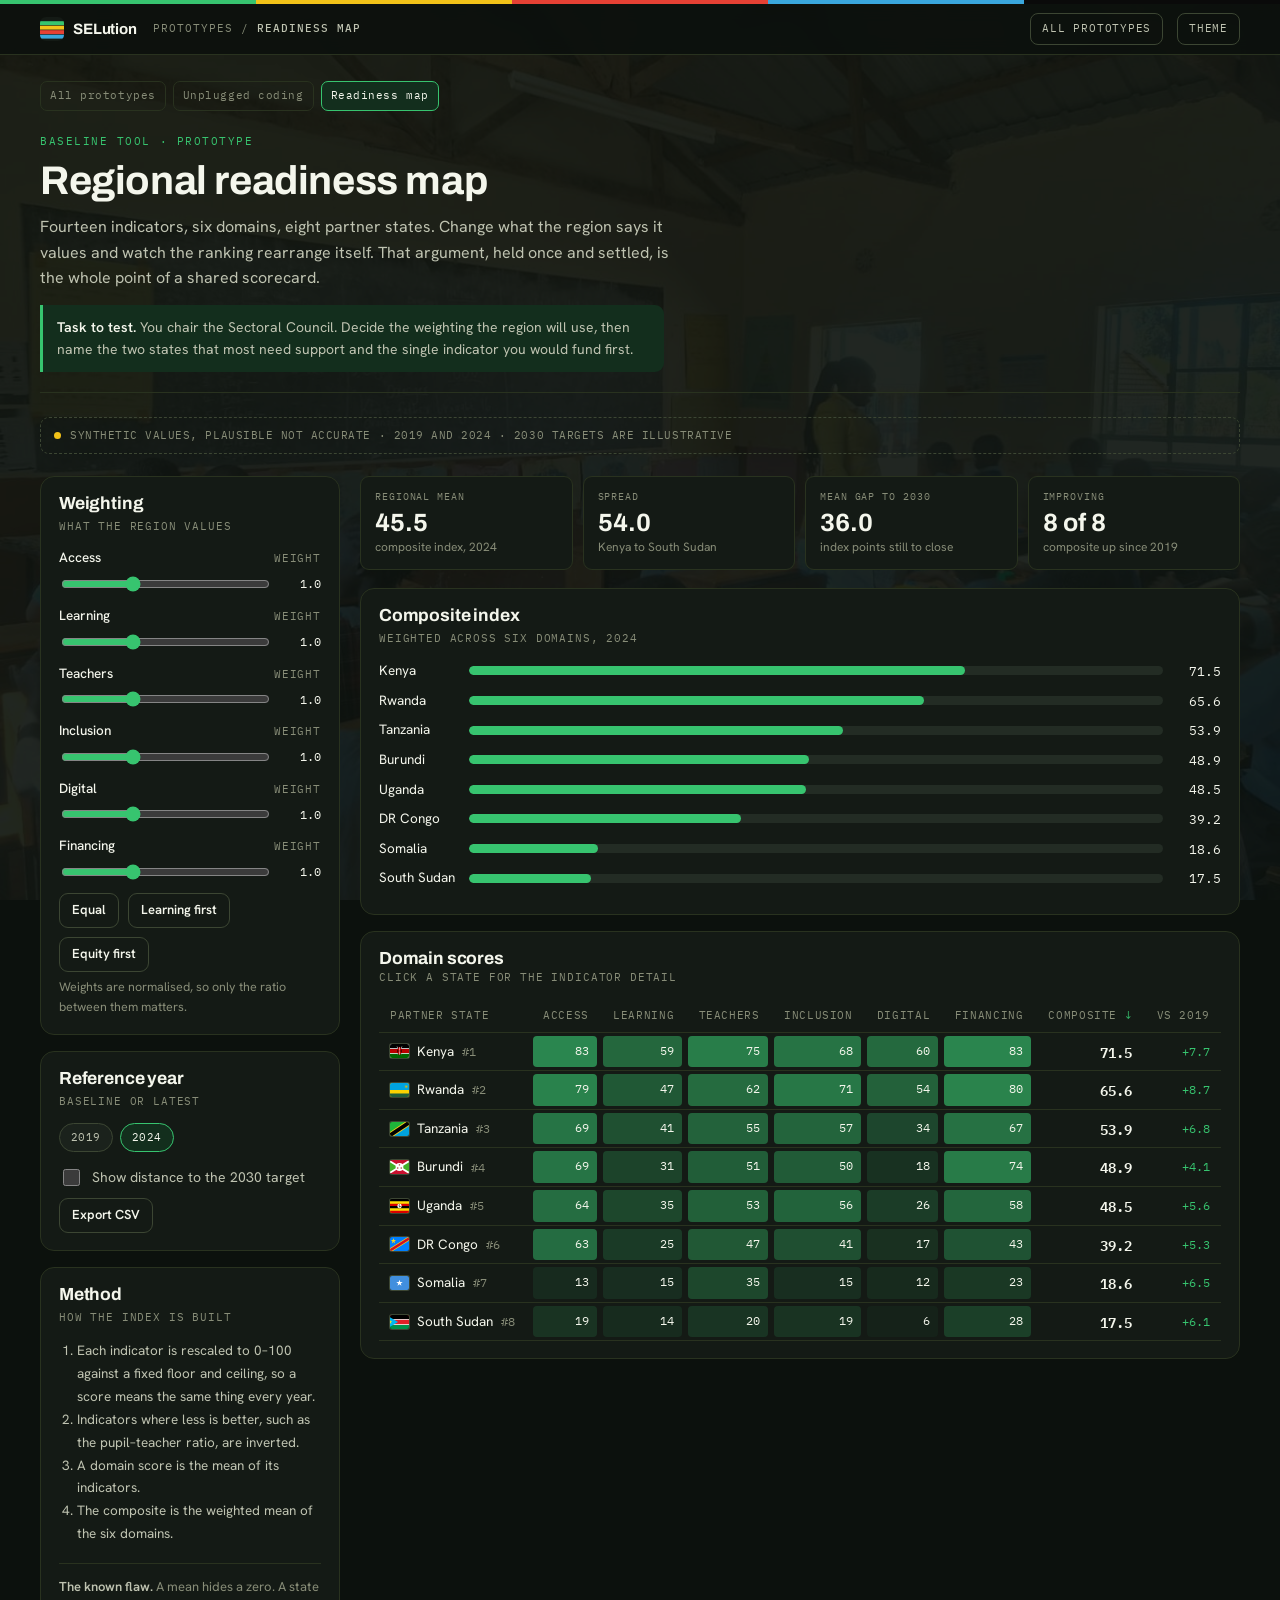
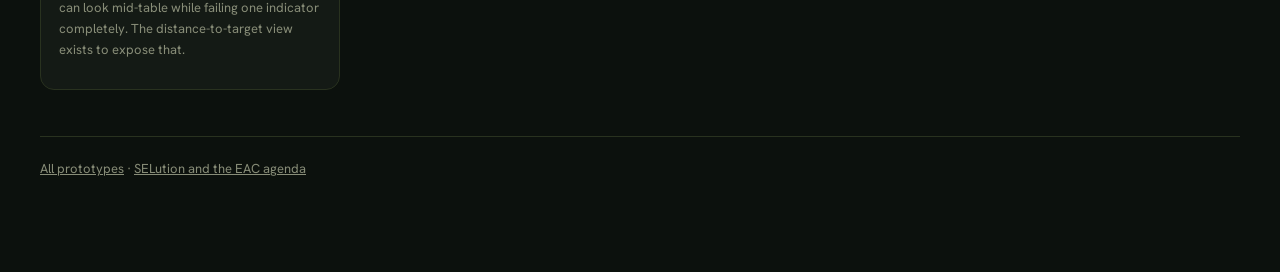
<file: prototypes/readiness-map.html>
<!doctype html>
<html lang="en">
<head>
<meta charset="utf-8">
<title>Regional readiness map &middot; SELution</title>
<meta name="viewport" content="width=device-width, initial-scale=1">
<meta name="description" content="A working prototype of the Elimu Moja regional scorecard: fourteen indicators, six domains, adjustable weights, a composite index and a gap to 2030.">
<meta name="theme-color" content="#0c110d">
<link rel="icon" href="data:image/svg+xml,%3Csvg%20xmlns='http://www.w3.org/2000/svg'%20viewBox='0%200%2040%2040'%3E%3Crect%20width='40'%20height='40'%20rx='9'%20fill='%230c110d'/%3E%3Crect%20y='6'%20width='40'%20height='5.6'%20fill='%2337c46f'/%3E%3Crect%20y='13.6'%20width='40'%20height='5.6'%20fill='%23f2c218'/%3E%3Crect%20y='21.2'%20width='40'%20height='5.6'%20fill='%23e64134'/%3E%3Crect%20y='28.8'%20width='40'%20height='5.6'%20fill='%233aa7dd'/%3E%3C/svg%3E">
<link rel="preconnect" href="https://fonts.googleapis.com">
<link rel="preconnect" href="https://fonts.gstatic.com" crossorigin>
<link rel="stylesheet" href="https://fonts.googleapis.com/css2?family=Archivo:wdth,wght@110,600;110,700;110,800&family=Hanken+Grotesk:wght@400;500;600;700&family=IBM+Plex+Mono:wght@400;500&display=swap">
<link rel="stylesheet" href="../assets/proto.css">
<style>
  :root{ --sa: var(--fg-green); }
  :root{ --page-bg: url("classroom-play.jpg"); }
  .heat td.h{ text-align:center; font-family:var(--font-mono); font-size:12px; color:var(--ink);
    font-variant-numeric:tabular-nums; position:relative; }
  .heat td.h span{ position:relative; z-index:1; }
  .heat td.h::before{ content:""; position:absolute; inset:3px; border-radius:4px;
    background:var(--sa); opacity:calc(var(--s) / 130); }
  .rank{ font-family:var(--font-mono); color:var(--muted); font-size:12px; }
  .delta{ font-family:var(--font-mono); font-size:12px; font-variant-numeric:tabular-nums; }
  .delta.up{ color:var(--good); } .delta.dn{ color:var(--critical); }
  .cty{ display:flex; align-items:center; gap:8px; white-space:nowrap; }
  .cty img{ width:19px; height:14px; object-fit:cover; border-radius:2px; flex:none; box-shadow:0 0 0 1px var(--hair-strong); }
  .wt .lab{ display:flex; justify-content:space-between; align-items:baseline; }
  .wt .lab b{ color:var(--ink); font-weight:500; text-transform:none; letter-spacing:0; font-family:var(--font-body); font-size:13.5px; }
</style>
</head>
<body>
<a class="skip vh" href="#app">Skip to the prototype</a>
<div class="flagband"></div>
<header class="topbar">
  <div class="topbar-inner">
    <a class="brand" href="../index.html">
      <svg viewBox="0 0 40 40" aria-hidden="true"><rect width="40" height="40" fill="#141a15"/><rect y="7" width="40" height="6.5" fill="#37c46f"/><rect y="14.5" width="40" height="6.5" fill="#f2c218"/><rect y="22" width="40" height="6.5" fill="#e64134"/><rect y="29.5" width="40" height="6.5" fill="#3aa7dd"/></svg>
      <span>SELution</span>
    </a>
    <span class="crumb">Prototypes / <b>Readiness map</b></span>
    <span class="spacer"></span>
    <a class="iconbtn" href="index.html">All prototypes</a>
    <button class="iconbtn" id="themeBtn" type="button" aria-label="Toggle light or dark theme">Theme</button>
  </div>
</header>

<main class="wrap" id="app">
  <nav class="protonav" aria-label="Prototypes"><a href="index.html">All prototypes</a><a href="unplugged-coding.html">Unplugged coding</a><a href="readiness-map.html" aria-current="page">Readiness map</a></nav>

  <div class="hd">
    <p class="eyebrow">Baseline tool &middot; prototype</p>
    <h1>Regional readiness map</h1>
    <p class="lede">
      Fourteen indicators, six domains, eight partner states. Change what the region says it values
      and watch the ranking rearrange itself. That argument, held once and settled, is the whole point
      of a shared scorecard.
    </p>
    <p class="tests">
      <b>Task to test.</b> You chair the Sectoral Council. Decide the weighting the region will use,
      then name the two states that most need support and the single indicator you would fund first.
    </p>
  </div>

  <div class="synth">
    <span class="dot" aria-hidden="true"></span>
    <span>Synthetic values, plausible not accurate &middot; 2019 and 2024 &middot; 2030 targets are illustrative</span>
  </div>

  <div class="split">
    <!-- ============ controls ============ -->
    <div>
      <div class="card">
        <h3>Weighting</h3>
        <p class="sub">What the region values</p>
        <div id="weights" class="wt"></div>
        <div class="btnrow">
          <button class="btn ghost sm" id="wEqual" type="button">Equal</button>
          <button class="btn ghost sm" id="wLearn" type="button">Learning first</button>
          <button class="btn ghost sm" id="wEquity" type="button">Equity first</button>
        </div>
        <p class="hint" id="wSum"></p>
      </div>

      <div class="card" style="margin-top:16px">
        <h3>Reference year</h3>
        <p class="sub">Baseline or latest</p>
        <div class="chips" role="group" aria-label="Reference year" id="years">
          <button class="chip" type="button" data-y="2019" aria-pressed="false">2019</button>
          <button class="chip" type="button" data-y="2024" aria-pressed="true">2024</button>
        </div>
        <label class="sw" style="margin-top:14px">
          <input type="checkbox" id="showTarget"> Show distance to the 2030 target
        </label>
        <div class="btnrow">
          <button class="btn ghost sm" id="exportCsv" type="button">Export CSV</button>
        </div>
      </div>

      <div class="card" style="margin-top:16px">
        <h3>Method</h3>
        <p class="sub">How the index is built</p>
        <ol style="margin:0;padding-left:18px;font-size:13.5px;color:var(--ink-2);line-height:1.7">
          <li>Each indicator is rescaled to 0&ndash;100 against a fixed floor and ceiling, so a score means
          the same thing every year.</li>
          <li>Indicators where less is better, such as the pupil&ndash;teacher ratio, are inverted.</li>
          <li>A domain score is the mean of its indicators.</li>
          <li>The composite is the weighted mean of the six domains.</li>
        </ol>
        <p class="note"><b>The known flaw.</b> A mean hides a zero. A state can look mid-table while
        failing one indicator completely. The distance-to-target view exists to expose that.</p>
      </div>
    </div>

    <!-- ============ output ============ -->
    <div>
      <div class="kpis" id="kpis"></div>

      <div class="card">
        <h3 id="rankTitle">Composite index</h3>
        <p class="sub" id="rankSub">Weighted across six domains</p>
        <div id="rankChart"></div>
      </div>

      <div class="card pad0" style="margin-top:16px">
        <div style="padding:17px 18px 0">
          <h3>Domain scores</h3>
          <p class="sub">Click a state for the indicator detail</p>
        </div>
        <div class="tw" style="padding:0 18px 17px">
          <table class="dt heat" id="tbl">
            <caption class="vh">Domain scores by partner state</caption>
            <thead><tr id="thead"></tr></thead>
            <tbody id="tbody"></tbody>
          </table>
        </div>
      </div>

      <div class="card" style="margin-top:16px" id="detailCard" hidden>
        <h3 id="detailTitle">Indicator detail</h3>
        <p class="sub" id="detailSub"></p>
        <div class="tw">
          <table class="dt">
            <caption class="vh">Indicator values, targets and gaps</caption>
            <thead><tr>
              <th>Indicator</th><th>Domain</th><th class="num">Value</th>
              <th class="num">2030 target</th><th class="num">Score</th><th>Gap to target</th>
            </tr></thead>
            <tbody id="detailBody"></tbody>
          </table>
        </div>
      </div>
    </div>
  </div>

  <footer class="foot">
    <p><a href="index.html">All prototypes</a> &middot; <a href="../index.html#eac">SELution and the EAC agenda</a></p>
  </footer>
</main>

<script src="../assets/proto.js"></script>
<script>
EM.boot(function () {
  var $ = EM.$, el = EM.el, fmt = EM.fmt;

  /* ---------- domains ---------- */
  var DOMAINS = [
    { id: "access",  name: "Access",     hue: "var(--fg-green)" },
    { id: "learn",   name: "Learning",   hue: "var(--fg-gold)" },
    { id: "teach",   name: "Teachers",   hue: "var(--fg-red)" },
    { id: "incl",    name: "Inclusion",  hue: "var(--fg-blue)" },
    { id: "digital", name: "Digital",    hue: "var(--fg-green)" },
    { id: "money",   name: "Financing",  hue: "var(--fg-gold)" }
  ];

  /* ---------- indicators ----------
     dir  +1 higher is better, -1 lower is better
     lo/hi fixed rescaling bounds; target is the illustrative 2030 regional target
     v: values by year, in country order ke tz ug rw bi ss cd so            */
  var ORDER = ["ke", "tz", "ug", "rw", "bi", "ss", "cd", "so"];
  var IND = [
    { id: "net_pri", d: "access", name: "Primary net enrolment", unit: "%", dir: 1, lo: 20, hi: 100, target: 95,
      v: { 2019: [82, 84, 79, 92, 88, 36, 70, 25], 2024: [86, 88, 82, 95, 90, 42, 75, 31] } },
    { id: "comp_low", d: "access", name: "Lower-secondary completion", unit: "%", dir: 1, lo: 10, hi: 90, target: 70,
      v: { 2019: [68, 34, 32, 42, 31, 12, 47, 14], 2024: [74, 41, 37, 50, 35, 16, 52, 19] } },
    { id: "oos", d: "access", name: "Out-of-school, ages 6 to 13", unit: "%", dir: -1, lo: 0, hi: 70, target: 5,
      v: { 2019: [12, 14, 17, 6, 10, 62, 26, 68], 2024: [9, 11, 14, 4, 8, 55, 22, 61] } },

    { id: "read_g3", d: "learn", name: "Reading minimum proficiency, Grade 3", unit: "%", dir: 1, lo: 0, hi: 80, target: 60,
      v: { 2019: [41, 28, 24, 31, 22, 8, 17, 9], 2024: [48, 33, 28, 38, 25, 11, 20, 12] } },
    { id: "num_g6", d: "learn", name: "Numeracy minimum proficiency, Grade 6", unit: "%", dir: 1, lo: 0, hi: 75, target: 55,
      v: { 2019: [38, 26, 22, 29, 20, 7, 15, 8], 2024: [44, 31, 26, 35, 23, 10, 18, 11] } },

    { id: "qual", d: "teach", name: "Trained teachers, primary", unit: "%", dir: 1, lo: 30, hi: 100, target: 95,
      v: { 2019: [96, 87, 76, 93, 82, 41, 63, 38], 2024: [97, 90, 80, 95, 85, 47, 68, 44] } },
    { id: "ptr", d: "teach", name: "Pupil to teacher ratio, primary", unit: ":1", dir: -1, lo: 20, hi: 70, target: 35,
      v: { 2019: [34, 51, 43, 58, 47, 62, 33, 36], 2024: [31, 47, 40, 54, 44, 58, 35, 34] } },
    { id: "cpd", d: "teach", name: "Teachers with 5+ CPD days a year", unit: "%", dir: 1, lo: 0, hi: 80, target: 60,
      v: { 2019: [34, 21, 18, 39, 15, 6, 11, 7], 2024: [42, 27, 23, 48, 18, 9, 14, 10] } },

    { id: "gpi", d: "incl", name: "Distance from gender parity, lower secondary", unit: "pts", dir: -1, lo: 0, hi: 35, target: 3,
      v: { 2019: [3, 6, 5, 4, 7, 28, 14, 31], 2024: [2, 4, 4, 2, 6, 24, 11, 27] } },
    { id: "dis", d: "incl", name: "Learners with disabilities in mainstream schools", unit: "%", dir: 1, lo: 0, hi: 40, target: 30,
      v: { 2019: [12, 7, 6, 14, 5, 2, 3, 2], 2024: [17, 10, 9, 19, 7, 3, 5, 3] } },

    { id: "elec", d: "digital", name: "Primary schools with electricity", unit: "%", dir: 1, lo: 0, hi: 100, target: 90,
      v: { 2019: [63, 38, 29, 51, 22, 6, 18, 11], 2024: [74, 47, 36, 66, 27, 9, 23, 16] } },
    { id: "conn", d: "digital", name: "Primary schools with internet", unit: "%", dir: 1, lo: 0, hi: 80, target: 60,
      v: { 2019: [24, 9, 8, 22, 4, 1, 5, 3], 2024: [37, 16, 13, 34, 7, 2, 8, 6] } },

    { id: "gdp_ed", d: "money", name: "Education spending", unit: "% of GDP", dir: 1, lo: 0.5, hi: 6, target: 5,
      v: { 2019: [4.6, 3.4, 2.6, 3.9, 5.1, 1.5, 2.4, 1.1], 2024: [4.9, 3.7, 2.9, 4.4, 5.3, 1.9, 2.8, 1.6] } },
    { id: "exec", d: "money", name: "Education budget execution", unit: "%", dir: 1, lo: 40, hi: 100, target: 95,
      v: { 2019: [88, 82, 79, 91, 74, 51, 61, 48], 2024: [91, 86, 83, 94, 77, 58, 67, 55] } }
  ];

  var PRESETS = {
    equal:  { access: 1, learn: 1, teach: 1, incl: 1, digital: 1, money: 1 },
    learn:  { access: 1, learn: 3, teach: 2, incl: 1, digital: 1, money: 1 },
    equity: { access: 2, learn: 2, teach: 1, incl: 3, digital: 1, money: 1 }
  };

  var state = {
    w: Object.assign({}, PRESETS.equal),
    year: 2024,
    target: false,
    sel: null,
    sortKey: "composite",
    sortDir: -1
  };

  /* ---------- scoring ---------- */
  function raw(ind, code, year) {
    var i = ORDER.indexOf(code);
    return ind.v[year][i];
  }
  /* rescale one indicator value to 0-100, direction aware */
  function score(ind, value) {
    var t = ind.dir === 1 ? (value - ind.lo) / (ind.hi - ind.lo)
                          : (ind.hi - value) / (ind.hi - ind.lo);
    return EM.clamp(t * 100, 0, 100);
  }
  function domainScore(code, dom, year) {
    var list = IND.filter(function (x) { return x.d === dom; });
    var sum = 0;
    list.forEach(function (x) { sum += score(x, raw(x, code, year)); });
    return sum / list.length;
  }
  function composite(code, year) {
    var num = 0, den = 0;
    DOMAINS.forEach(function (d) {
      var w = state.w[d.id] || 0;
      if (!w) return;
      num += domainScore(code, d.id, year) * w;
      den += w;
    });
    return den ? num / den : 0;
  }
  /* how far a state is from meeting every 2030 target, 0 = all met */
  function targetGap(code, year) {
    var gaps = IND.map(function (x) {
      var v = raw(x, code, year);
      var have = score(x, v), want = score(x, x.target);
      return Math.max(0, want - have);
    });
    return gaps.reduce(function (a, b) { return a + b; }, 0) / gaps.length;
  }

  function rows() {
    var out = EM.COUNTRIES.map(function (c) {
      var r = { c: c.c, name: c.name };
      DOMAINS.forEach(function (d) { r[d.id] = domainScore(c.c, d.id, state.year); });
      r.composite = composite(c.c, state.year);
      r.prev = composite(c.c, 2019);
      r.delta = r.composite - r.prev;
      r.gap = targetGap(c.c, state.year);
      return r;
    });
    var k = state.sortKey, dir = state.sortDir;
    out.sort(function (a, b) {
      var av = a[k], bv = b[k];
      if (typeof av === "string") return av.localeCompare(bv) * dir;
      return (av - bv) * dir;
    });
    return out;
  }

  /* ---------- render: weights ---------- */
  function renderWeights() {
    var host = EM.clear($("#weights"));
    DOMAINS.forEach(function (d) {
      var val = state.w[d.id];
      var out = el("span", { class: "v", text: val.toFixed(1) });
      var input = el("input", {
        type: "range", min: "0", max: "3", step: "0.5", value: String(val),
        "aria-label": "Weight for " + d.name,
        oninput: function () {
          state.w[d.id] = parseFloat(this.value);
          out.textContent = state.w[d.id].toFixed(1);
          render();
        }
      });
      host.appendChild(el("div", { class: "field", style: { margin: "0 0 11px" } }, [
        el("span", { class: "lab" }, [el("b", { text: d.name }), el("span", { text: "weight" })]),
        el("div", { class: "rangerow" }, [input, out])
      ]));
    });
  }
  function setPreset(name) {
    state.w = Object.assign({}, PRESETS[name]);
    renderWeights(); render();
    EM.say("Weighting set to " + name);
  }

  /* ---------- render: everything else ---------- */
  function render() {
    var rs = rows();
    var byComp = rs.slice().sort(function (a, b) { return b.composite - a.composite; });
    var rankOf = {}; byComp.forEach(function (r, i) { rankOf[r.c] = i + 1; });

    /* weights summary */
    var tot = DOMAINS.reduce(function (a, d) { return a + state.w[d.id]; }, 0);
    $("#wSum").textContent = tot === 0
      ? "Every weight is zero, so the composite is undefined. Raise at least one."
      : "Weights are normalised, so only the ratio between them matters.";

    /* KPIs */
    var mean = rs.reduce(function (a, r) { return a + r.composite; }, 0) / rs.length;
    var spread = byComp[0].composite - byComp[byComp.length - 1].composite;
    var meanGap = rs.reduce(function (a, r) { return a + r.gap; }, 0) / rs.length;
    var improved = rs.filter(function (r) { return r.delta > 0; }).length;
    EM.clear($("#kpis"));
    [
      ["Regional mean", fmt(mean, 1), "composite index, " + state.year],
      ["Spread", fmt(spread, 1), byComp[0].name + " to " + byComp[byComp.length - 1].name],
      ["Mean gap to 2030", fmt(meanGap, 1), "index points still to close"],
      ["Improving", improved + " of 8", "composite up since 2019"]
    ].forEach(function (k) {
      $("#kpis").appendChild(el("div", { class: "kpi" }, [
        el("div", { class: "k", text: k[0] }),
        el("div", { class: "v", text: k[1] }),
        el("div", { class: "d", text: k[2] })
      ]));
    });

    /* ranking chart */
    $("#rankTitle").textContent = state.target ? "Distance to the 2030 target" : "Composite index";
    $("#rankSub").textContent = state.target
      ? "Index points still to close, lower is better"
      : "Weighted across six domains, " + state.year;
    EM.barChart($("#rankChart"), byComp
      .slice()
      .sort(function (a, b) { return state.target ? a.gap - b.gap : b.composite - a.composite; })
      .map(function (r) {
        return {
          label: r.name,
          value: state.target ? r.gap : r.composite,
          hue: state.target ? "var(--fg-red)" : "var(--fg-green)",
          note: fmt(state.target ? r.gap : r.composite, 1)
        };
      }), { max: 100, dp: 1 });

    /* table */
    var thead = EM.clear($("#thead"));
    thead.appendChild(el("th", { scope: "col", "aria-sort": state.sortKey === "name" ? (state.sortDir === 1 ? "ascending" : "descending") : "none", dataset: { key: "name" }, text: "Partner state" }));
    DOMAINS.forEach(function (d) {
      thead.appendChild(el("th", { scope: "col", class: "num", "aria-sort": state.sortKey === d.id ? (state.sortDir === 1 ? "ascending" : "descending") : "none", dataset: { key: d.id }, text: d.name }));
    });
    thead.appendChild(el("th", { scope: "col", class: "num", "aria-sort": state.sortKey === "composite" ? (state.sortDir === 1 ? "ascending" : "descending") : "none", dataset: { key: "composite" }, text: "Composite" }));
    thead.appendChild(el("th", { scope: "col", class: "num", text: "vs 2019" }));

    var tbody = EM.clear($("#tbody"));
    rs.forEach(function (r) {
      var tr = el("tr", { tabindex: "0", role: "button",
        "aria-label": "Show indicator detail for " + r.name,
        onclick: function () { selectCountry(r.c); },
        onkeydown: function (e) { if (e.key === "Enter" || e.key === " ") { e.preventDefault(); selectCountry(r.c); } }
      });
      tr.appendChild(el("td", {}, [el("span", { class: "cty" }, [
        EM.flag(r.c), r.name, el("span", { class: "rank", text: "#" + rankOf[r.c] })
      ])]));
      DOMAINS.forEach(function (d) {
        tr.appendChild(el("td", { class: "num h", style: { "--s": r[d.id].toFixed(1) } },
          [el("span", { text: fmt(r[d.id], 0) })]));
      });
      tr.appendChild(el("td", { class: "num", style: { fontWeight: "600" }, text: fmt(r.composite, 1) }));
      tr.appendChild(el("td", { class: "num" }, [el("span", {
        class: "delta " + (r.delta >= 0 ? "up" : "dn"),
        text: (r.delta >= 0 ? "+" : "") + fmt(r.delta, 1)
      })]));
      if (state.sel === r.c) tr.style.background = "var(--sa-soft)";
      tbody.appendChild(tr);
    });
    EM.sortable($("#tbl"), function (key, dir) { state.sortKey = key; state.sortDir = dir; render(); });

    if (state.sel) renderDetail(state.sel);
  }

  function selectCountry(code) {
    state.sel = state.sel === code ? null : code;
    render();
    if (state.sel) {
      $("#detailCard").hidden = false;
      EM.say("Showing indicator detail for " + EM.cname(code));
    } else {
      $("#detailCard").hidden = true;
    }
  }

  function renderDetail(code) {
    $("#detailTitle").textContent = EM.cname(code) + ", indicator detail";
    $("#detailSub").textContent = "All fourteen indicators, " + state.year + ". Click the row again in the table above to close.";
    var body = EM.clear($("#detailBody"));
    IND.slice().sort(function (a, b) {
      var ga = Math.max(0, score(a, a.target) - score(a, raw(a, code, state.year)));
      var gb = Math.max(0, score(b, b.target) - score(b, raw(b, code, state.year)));
      return gb - ga;
    }).forEach(function (x) {
      var v = raw(x, code, state.year);
      var s = score(x, v), want = score(x, x.target);
      var gap = Math.max(0, want - s);
      var met = gap <= 0.001;
      var dom = DOMAINS.filter(function (d) { return d.id === x.d; })[0];
      body.appendChild(el("tr", {}, [
        el("td", { text: x.name }),
        el("td", {}, [el("span", { class: "pill plain", text: dom.name })]),
        el("td", { class: "num", text: fmt(v, x.unit === "% of GDP" ? 1 : 0) + " " + x.unit }),
        el("td", { class: "num", text: fmt(x.target, x.unit === "% of GDP" ? 1 : 0) }),
        el("td", { class: "num", text: fmt(s, 0) }),
        el("td", {}, [ met
          ? el("span", { class: "pill ok", text: "target met" })
          : el("span", { class: "pill " + (gap > 40 ? "bad" : "warn"), text: fmt(gap, 0) + " pts short" }) ])
      ]));
    });
  }

  /* ---------- export ---------- */
  function exportCsv() {
    var head = ["partner_state"].concat(DOMAINS.map(function (d) { return d.id; }))
      .concat(["composite_" + state.year, "composite_2019", "change", "gap_to_2030"]);
    var body = rows().map(function (r) {
      return [r.name].concat(DOMAINS.map(function (d) { return r[d.id].toFixed(2); }))
        .concat([r.composite.toFixed(2), r.prev.toFixed(2), r.delta.toFixed(2), r.gap.toFixed(2)]);
    });
    var wrow = ["# weights"].concat(DOMAINS.map(function (d) { return d.id + "=" + state.w[d.id]; }));
    var csv = EM.toCSV([wrow, head].concat(body));
    if (!EM.download("elimu-moja-scorecard-" + state.year + ".csv", csv)) {
      EM.copy(csv).then(function (ok) {
        EM.say(ok ? "Download blocked here, so the CSV is on your clipboard instead."
                  : "Could not export in this browser.");
      });
    }
  }

  /* ---------- wiring ---------- */
  $("#wEqual").addEventListener("click", function () { setPreset("equal"); });
  $("#wLearn").addEventListener("click", function () { setPreset("learn"); });
  $("#wEquity").addEventListener("click", function () { setPreset("equity"); });
  $("#exportCsv").addEventListener("click", exportCsv);
  EM.$$("#years .chip").forEach(function (b) {
    b.addEventListener("click", function () {
      state.year = parseInt(b.dataset.y, 10);
      EM.$$("#years .chip").forEach(function (o) {
        o.setAttribute("aria-pressed", o === b ? "true" : "false");
      });
      render();
      EM.say("Reference year " + state.year);
    });
  });
  $("#showTarget").addEventListener("change", function () {
    state.target = this.checked; render();
  });

  renderWeights();
  render();
});
</script>
</body>
</html>
</file>
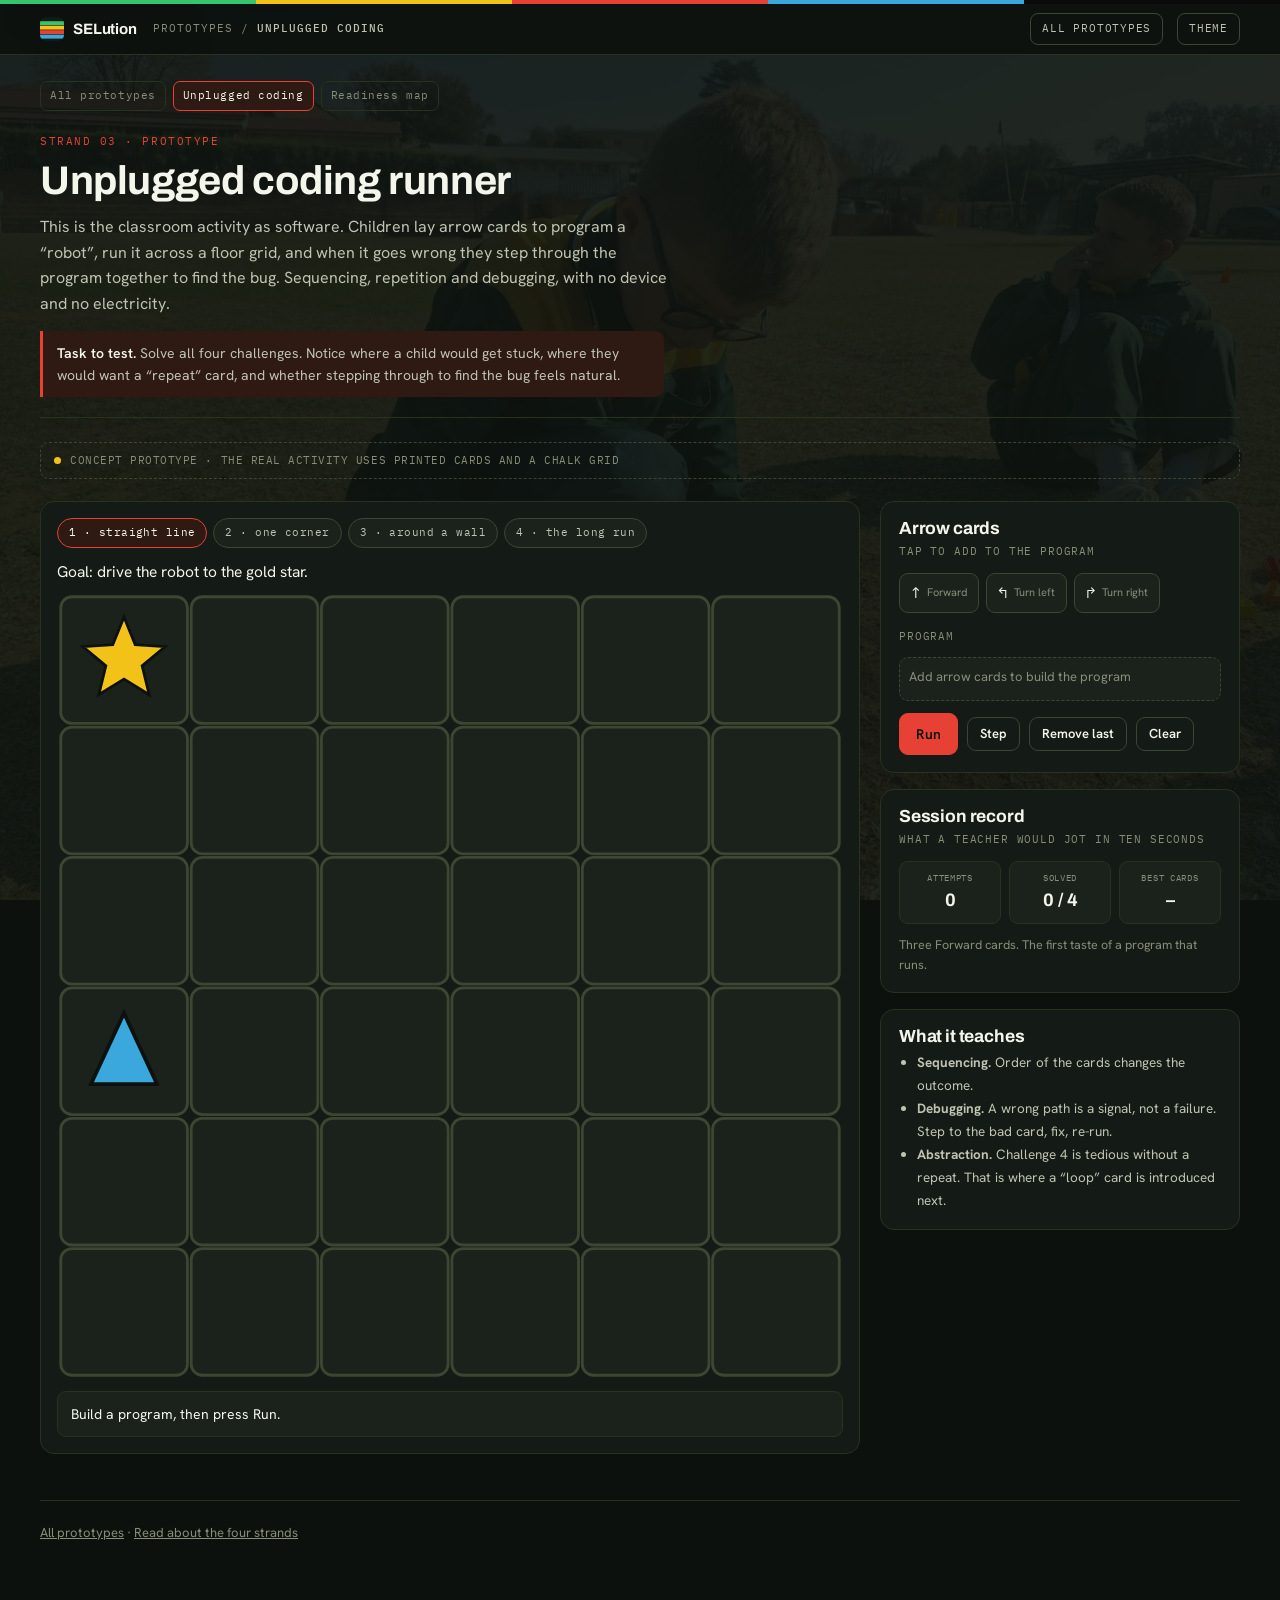
<file: prototypes/unplugged-coding.html>
<!doctype html>
<html lang="en">
<head>
<meta charset="utf-8">
<title>Unplugged coding runner &middot; SELution</title>
<meta name="viewport" content="width=device-width, initial-scale=1">
<meta name="description" content="A working prototype of the SELution unplugged coding strand: build an arrow-card program on a floor grid, run the robot, and debug the wrong turns.">
<meta name="theme-color" content="#0c110d">
<link rel="icon" href="data:image/svg+xml,%3Csvg%20xmlns='http://www.w3.org/2000/svg'%20viewBox='0%200%2040%2040'%3E%3Crect%20width='40'%20height='40'%20rx='9'%20fill='%230c110d'/%3E%3Crect%20y='6'%20width='40'%20height='5.6'%20fill='%2337c46f'/%3E%3Crect%20y='13.6'%20width='40'%20height='5.6'%20fill='%23f2c218'/%3E%3Crect%20y='21.2'%20width='40'%20height='5.6'%20fill='%23e64134'/%3E%3Crect%20y='28.8'%20width='40'%20height='5.6'%20fill='%233aa7dd'/%3E%3C/svg%3E">
<link rel="preconnect" href="https://fonts.googleapis.com">
<link rel="preconnect" href="https://fonts.gstatic.com" crossorigin>
<link rel="stylesheet" href="https://fonts.googleapis.com/css2?family=Archivo:wdth,wght@110,600;110,700;110,800&family=Hanken+Grotesk:wght@400;500;600;700&family=IBM+Plex+Mono:wght@400;500&display=swap">
<link rel="stylesheet" href="../assets/proto.css">
<style>
  :root{ --sa: var(--fg-red); }
  :root{ --page-bg: url("gallery/field-bricks.jpg"); }
  .board{ display:grid; gap:20px; grid-template-columns:minmax(0,1fr) minmax(0,360px); align-items:start; }
  @media (max-width:880px){ .board{ grid-template-columns:1fr; } }

  .gridwrap{ background:var(--surface); border:1px solid var(--hair); border-radius:var(--radius); padding:16px; }
  svg.grid{ display:block; width:100%; height:auto; }
  .grid .cell{ fill:var(--surface-2); stroke:var(--hair-strong); stroke-width:1.5; }
  .grid .cell.wall{ fill:var(--surface-3); }
  .grid .cell.path{ fill:color-mix(in srgb, var(--fg-red) 18%, var(--surface-2)); }
  .grid .gx{ font-family:var(--font-mono); font-size:11px; fill:var(--muted); }
  .grid .star{ fill:var(--fg-gold); stroke:var(--bg); stroke-width:1.5; }
  .grid .bot{ fill:var(--fg-blue); stroke:var(--bg); stroke-width:2; transition:transform .28s ease; }
  .grid .bot.crash{ fill:var(--critical); }
  .grid.reduce .bot{ transition:none; }

  .prog{ display:flex; flex-wrap:wrap; gap:6px; margin:12px 0; min-height:44px; padding:9px; border:1px dashed var(--hair-strong); border-radius:var(--radius-sm); background:var(--surface-2); }
  .prog:empty::before{ content:"Add arrow cards to build the program"; color:var(--muted); font-size:13px; }
  .pc{ font-family:var(--font-mono); font-size:15px; width:34px; height:34px; display:grid; place-items:center; border-radius:8px; border:1px solid var(--hair-strong); background:var(--surface); color:var(--ink); position:relative; }
  .pc.on{ border-color:var(--sa); box-shadow:0 0 0 2px color-mix(in srgb,var(--sa) 35%, transparent); }
  .pc.bad{ border-color:var(--critical); box-shadow:0 0 0 2px color-mix(in srgb,var(--critical) 40%, transparent); }
  .pc .i{ position:absolute; top:-7px; left:-6px; font-size:9px; color:var(--muted); background:var(--bg); padding:0 3px; border-radius:4px; }

  .palette{ display:flex; flex-wrap:wrap; gap:7px; }
  .palette button{ font:inherit; font-family:var(--font-mono); font-size:16px; min-width:42px; min-height:40px; cursor:pointer;
    background:var(--surface-2); border:1px solid var(--hair-strong); border-radius:9px; color:var(--ink); display:inline-flex; align-items:center; gap:6px; padding:0 11px; }
  .palette button:hover{ border-color:var(--sa); }
  .palette button .cap{ font-family:var(--font-body); font-size:11px; color:var(--muted); }

  .verdict{ margin:12px 0 0; padding:11px 13px; border-radius:var(--radius-sm); font-size:14px; border:1px solid var(--hair); background:var(--surface-2); }
  .verdict.ok{ border-color:color-mix(in srgb,var(--good) 45%, transparent); color:var(--ink); }
  .verdict.no{ border-color:color-mix(in srgb,var(--critical) 45%, transparent); color:var(--ink); }
  .verdict b{ color:var(--ink); }

  .levels{ display:flex; flex-wrap:wrap; gap:6px; }
  .rec{ display:grid; grid-template-columns:1fr 1fr 1fr; gap:8px; margin-top:8px; }
  .rec .box{ background:var(--surface-2); border:1px solid var(--hair); border-radius:var(--radius-sm); padding:9px 11px; text-align:center; }
  .rec .box .k{ font-family:var(--font-mono); font-size:9px; letter-spacing:.08em; text-transform:uppercase; color:var(--muted); }
  .rec .box .v{ font-family:var(--font-display); font-weight:700; font-size:18px; }
</style>
</head>
<body>
<a class="skip vh" href="#app">Skip to the prototype</a>
<div class="flagband"></div>
<header class="topbar">
  <div class="topbar-inner">
    <a class="brand" href="../index.html">
      <svg viewBox="0 0 40 40" aria-hidden="true"><rect width="40" height="40" fill="#141a15"/><rect y="7" width="40" height="6.5" fill="#37c46f"/><rect y="14.5" width="40" height="6.5" fill="#f2c218"/><rect y="22" width="40" height="6.5" fill="#e64134"/><rect y="29.5" width="40" height="6.5" fill="#3aa7dd"/></svg>
      <span>SELution</span>
    </a>
    <span class="crumb">Prototypes / <b>Unplugged coding</b></span>
    <span class="spacer"></span>
    <a class="iconbtn" href="index.html">All prototypes</a>
    <button class="iconbtn" id="themeBtn" type="button" aria-label="Toggle light or dark theme">Theme</button>
  </div>
</header>

<main class="wrap" id="app">
  <nav class="protonav" aria-label="Prototypes">
    <a href="index.html">All prototypes</a>
    <a href="unplugged-coding.html" aria-current="page">Unplugged coding</a>
    <a href="readiness-map.html">Readiness map</a>
  </nav>

  <div class="hd">
    <p class="eyebrow">Strand 03 &middot; prototype</p>
    <h1>Unplugged coding runner</h1>
    <p class="lede">
      This is the classroom activity as software. Children lay arrow cards to program a &ldquo;robot&rdquo;,
      run it across a floor grid, and when it goes wrong they step through the program together to find
      the bug. Sequencing, repetition and debugging, with no device and no electricity.
    </p>
    <p class="tests">
      <b>Task to test.</b> Solve all four challenges. Notice where a child would get stuck, where they
      would want a &ldquo;repeat&rdquo; card, and whether stepping through to find the bug feels natural.
    </p>
  </div>

  <div class="synth">
    <span class="dot" aria-hidden="true"></span>
    <span>Concept prototype &middot; the real activity uses printed cards and a chalk grid</span>
  </div>

  <div class="board">
    <!-- ======= grid ======= -->
    <div class="gridwrap">
      <div class="levels" id="levels" role="group" aria-label="Challenges"></div>
      <p class="sub" id="goalText" style="margin:12px 0 8px"></p>
      <svg class="grid" id="grid" viewBox="0 0 420 420" role="img" aria-label="Floor grid with a robot and a target"></svg>
      <div class="verdict" id="verdict">Build a program, then press Run.</div>
    </div>

    <!-- ======= controls ======= -->
    <div>
      <div class="card">
        <h3>Arrow cards</h3>
        <p class="sub">Tap to add to the program</p>
        <div class="palette" id="palette"></div>

        <p class="lab" style="margin-top:15px">Program</p>
        <div class="prog" id="prog" aria-live="polite"></div>

        <div class="btnrow">
          <button class="btn" id="runBtn" type="button">Run</button>
          <button class="btn ghost sm" id="stepBtn" type="button">Step</button>
          <button class="btn ghost sm" id="undoBtn" type="button">Remove last</button>
          <button class="btn ghost sm" id="clearBtn" type="button">Clear</button>
        </div>
      </div>

      <div class="card" style="margin-top:16px">
        <h3>Session record</h3>
        <p class="sub">What a teacher would jot in ten seconds</p>
        <div class="rec">
          <div class="box"><div class="k">Attempts</div><div class="v" id="rAtt">0</div></div>
          <div class="box"><div class="k">Solved</div><div class="v" id="rSolved">0 / 4</div></div>
          <div class="box"><div class="k">Best cards</div><div class="v" id="rBest">&ndash;</div></div>
        </div>
        <p class="hint" id="teachHint" style="margin-top:11px"></p>
      </div>

      <div class="card" style="margin-top:16px">
        <h3>What it teaches</h3>
        <ul style="margin:0;padding-left:18px;font-size:13.5px;color:var(--ink-2);line-height:1.7">
          <li><b>Sequencing.</b> Order of the cards changes the outcome.</li>
          <li><b>Debugging.</b> A wrong path is a signal, not a failure. Step to the bad card, fix, re-run.</li>
          <li><b>Abstraction.</b> Challenge 4 is tedious without a repeat. That is where a &ldquo;loop&rdquo; card is introduced next.</li>
        </ul>
      </div>
    </div>
  </div>

  <footer class="foot">
    <p><a href="index.html">All prototypes</a> &middot; <a href="../index.html#strands">Read about the four strands</a></p>
  </footer>
</main>

<script src="../assets/proto.js"></script>
<script>
EM.boot(function () {
  var $ = EM.$, el = EM.el;
  var N = 6, PX = 420, GAP = 2, CELL = (PX - GAP * (N + 1)) / N;
  var reduce = matchMedia('(prefers-reduced-motion: reduce)').matches;

  /* directions: 0 up, 1 right, 2 down, 3 left */
  var DIRV = [[0, -1], [1, 0], [0, 1], [-1, 0]];
  var CARDS = {
    F: { g: "↑", cap: "Forward" },
    L: { g: "↰", cap: "Turn left" },
    R: { g: "↱", cap: "Turn right" }
  };

  var LEVELS = [
    { name: "1 &middot; straight line", start: [0, 3, 0], goal: [0, 0], walls: [],
      note: "Three Forward cards. The first taste of a program that runs." },
    { name: "2 &middot; one corner", start: [0, 5, 0], goal: [3, 2], walls: [],
      note: "Forward three, turn right, forward three. Children discover that a turn does not move you." },
    { name: "3 &middot; around a wall", start: [0, 2, 1], goal: [4, 2], walls: [[2, 2]],
      note: "Forward, forward crashes on the wall. Step to that card, then send the robot up and over." },
    { name: "4 &middot; the long run", start: [0, 0, 2], goal: [5, 5], walls: [],
      note: "Solvable, but ten Forward cards is a lot. What if one card meant repeat five times? That is the next lesson." }
  ];

  var state = { lvl: 0, prog: [], attempts: 0, solved: [false, false, false, false], best: [null, null, null, null], anim: null };

  /* ---------- build grid ---------- */
  function cellXY(cx, cy) { return [GAP + cx * (CELL + GAP), GAP + cy * (CELL + GAP)]; }

  function drawGrid(pathCells, bot, crash) {
    var L = LEVELS[state.lvl];
    var g = EM.clear($("#grid"));
    g.classList.toggle("reduce", reduce);
    var wallKey = {};
    L.walls.forEach(function (w) { wallKey[w[0] + "," + w[1]] = 1; });
    var pathKey = {};
    (pathCells || []).forEach(function (p) { pathKey[p[0] + "," + p[1]] = 1; });

    for (var y = 0; y < N; y++) for (var x = 0; x < N; x++) {
      var xy = cellXY(x, y);
      var cls = "cell";
      if (wallKey[x + "," + y]) cls += " wall";
      else if (pathKey[x + "," + y]) cls += " path";
      g.appendChild(EM.svg("rect", { class: cls, x: xy[0].toFixed(1), y: xy[1].toFixed(1),
        width: CELL.toFixed(1), height: CELL.toFixed(1), rx: 6 }));
    }
    /* target star */
    var t = cellXY(L.goal[0], L.goal[1]);
    g.appendChild(EM.svg("path", { class: "star", transform: "translate(" + (t[0] + CELL / 2).toFixed(1) + "," + (t[1] + CELL / 2).toFixed(1) + ")",
      d: starPath(CELL * 0.34, CELL * 0.15) }));
    /* robot: a rounded triangle pointing in its direction */
    var b = bot || { x: L.start[0], y: L.start[1], d: L.start[2] };
    var bx = cellXY(b.x, b.y);
    var cxp = bx[0] + CELL / 2, cyp = bx[1] + CELL / 2;
    var tri = EM.svg("path", { class: "bot" + (crash ? " crash" : ""),
      d: "M0 " + (-CELL * 0.3).toFixed(1) + " L " + (CELL * 0.26).toFixed(1) + " " + (CELL * 0.26).toFixed(1) +
         " L " + (-CELL * 0.26).toFixed(1) + " " + (CELL * 0.26).toFixed(1) + " Z",
      transform: "translate(" + cxp.toFixed(1) + "," + cyp.toFixed(1) + ") rotate(" + (b.d * 90) + ")" });
    g.appendChild(tri);
  }
  function starPath(R, r) {
    var p = "";
    for (var i = 0; i < 10; i++) {
      var ang = Math.PI / 5 * i - Math.PI / 2;
      var rad = i % 2 ? r : R;
      p += (i ? "L" : "M") + (Math.cos(ang) * rad).toFixed(1) + " " + (Math.sin(ang) * rad).toFixed(1);
    }
    return p + "Z";
  }

  /* ---------- simulate ---------- */
  function simulate(prog) {
    var L = LEVELS[state.lvl];
    var bot = { x: L.start[0], y: L.start[1], d: L.start[2] };
    var wallKey = {};
    L.walls.forEach(function (w) { wallKey[w[0] + "," + w[1]] = 1; });
    var frames = [{ bot: Object.assign({}, bot), step: -1, crash: false, path: [[bot.x, bot.y]] }];
    var path = [[bot.x, bot.y]];
    for (var i = 0; i < prog.length; i++) {
      var c = prog[i];
      if (c === "L") bot.d = (bot.d + 3) % 4;
      else if (c === "R") bot.d = (bot.d + 1) % 4;
      else if (c === "F") {
        var nx = bot.x + DIRV[bot.d][0], ny = bot.y + DIRV[bot.d][1];
        var off = nx < 0 || ny < 0 || nx >= N || ny >= N;
        if (off || wallKey[nx + "," + ny]) {
          frames.push({ bot: Object.assign({}, bot), step: i, crash: true, path: path.slice(), reason: off ? "drove off the grid" : "hit the wall" });
          return { frames: frames, ok: false, crashStep: i };
        }
        bot.x = nx; bot.y = ny; path.push([bot.x, bot.y]);
      }
      frames.push({ bot: Object.assign({}, bot), step: i, crash: false, path: path.slice() });
    }
    var ok = bot.x === L.goal[0] && bot.y === L.goal[1];
    return { frames: frames, ok: ok, crashStep: -1, endBot: bot };
  }

  /* ---------- render program ---------- */
  function renderProg(activeStep, badStep) {
    var host = EM.clear($("#prog"));
    state.prog.forEach(function (c, i) {
      var d = el("div", { class: "pc" + (i === activeStep ? " on" : "") + (i === badStep ? " bad" : ""),
        title: CARDS[c].cap }, [CARDS[c].g]);
      d.appendChild(el("span", { class: "i", text: i + 1 }));
      host.appendChild(d);
    });
  }

  /* ---------- run / step ---------- */
  function stopAnim() { if (state.anim) { clearTimeout(state.anim); state.anim = null; } }

  function run() {
    stopAnim();
    if (!state.prog.length) { verdict("Add some arrow cards first.", ""); return; }
    state.attempts++;
    var res = simulate(state.prog);
    var fi = 0;
    (function tick() {
      var f = res.frames[fi];
      drawGrid(f.path, f.bot, f.crash);
      renderProg(f.step, f.crash ? f.step : -1);
      if (fi < res.frames.length - 1) {
        state.anim = setTimeout(tick, reduce ? 0 : 300);
        fi++;
      } else {
        finish(res);
      }
    })();
    updateRecord();
  }

  function finish(res) {
    var L = LEVELS[state.lvl];
    if (res.ok) {
      if (!state.solved[state.lvl]) state.solved[state.lvl] = true;
      var n = state.prog.length;
      if (state.best[state.lvl] === null || n < state.best[state.lvl]) state.best[state.lvl] = n;
      verdict("<b>Solved.</b> The robot reached the star in " + n + " cards. " +
        (state.lvl === 3 ? "Now try it with fewer cards. What is repeating?" : "Try the next challenge."), "ok");
    } else if (res.crashStep >= 0) {
      var f = res.frames[res.frames.length - 1];
      verdict("<b>Crash on card " + (res.crashStep + 1) + ".</b> The robot " + f.reason +
        ". Press <b>Step</b> to walk through the program and see where it turned wrong.", "no");
    } else {
      verdict("<b>Stopped short.</b> The program ran but the robot is not on the star. Which card is missing, or facing the wrong way?", "no");
    }
    updateRecord();
  }

  var stepIdx = 0;
  function step() {
    stopAnim();
    var res = simulate(state.prog);
    if (stepIdx >= res.frames.length) stepIdx = 0;
    var f = res.frames[stepIdx];
    drawGrid(f.path, f.bot, f.crash);
    renderProg(f.step, f.crash ? f.step : -1);
    if (stepIdx === 0) verdict("Stepping: start position. Press Step again.", "");
    else if (f.crash) verdict("Card " + (f.step + 1) + ": the robot " + f.reason + ". This is the bug.", "no");
    else verdict("Card " + (f.step + 1) + " of " + state.prog.length + " done.", "");
    stepIdx++;
    if (stepIdx >= res.frames.length) stepIdx = 0;
  }

  function verdict(html, cls) {
    var v = $("#verdict");
    v.className = "verdict" + (cls ? " " + cls : "");
    v.innerHTML = html;
    EM.say(v.textContent);
  }

  function updateRecord() {
    $("#rAtt").textContent = state.attempts;
    $("#rSolved").textContent = state.solved.filter(Boolean).length + " / 4";
    var b = state.best[state.lvl];
    $("#rBest").textContent = b === null ? "–" : b;
    $("#teachHint").textContent = LEVELS[state.lvl].note.replace(/&middot;/g, "·");
  }

  /* ---------- levels ---------- */
  function loadLevel(i) {
    stopAnim();
    state.lvl = i; state.prog = []; stepIdx = 0;
    EM.$$("#levels button").forEach(function (b, k) { b.setAttribute("aria-pressed", k === i ? "true" : "false"); });
    $("#goalText").innerHTML = "Goal: drive the robot to the gold star.";
    drawGrid([], null, false);
    renderProg(-1, -1);
    verdict("Build a program, then press Run.", "");
    updateRecord();
  }

  /* ---------- wiring ---------- */
  Object.keys(CARDS).forEach(function (k) {
    $("#palette").appendChild(el("button", { type: "button", title: CARDS[k].cap,
      onclick: function () { state.prog.push(k); renderProg(-1, -1); stepIdx = 0; }
    }, [CARDS[k].g, el("span", { class: "cap", text: CARDS[k].cap })]));
  });
  LEVELS.forEach(function (L, i) {
    $("#levels").appendChild(el("button", { class: "chip", type: "button", "aria-pressed": i === 0 ? "true" : "false",
      html: L.name, onclick: function () { loadLevel(i); } }));
  });
  $("#runBtn").addEventListener("click", run);
  $("#stepBtn").addEventListener("click", step);
  $("#undoBtn").addEventListener("click", function () { state.prog.pop(); renderProg(-1, -1); stepIdx = 0; });
  $("#clearBtn").addEventListener("click", function () { state.prog = []; renderProg(-1, -1); stepIdx = 0; drawGrid([], null, false); verdict("Program cleared.", ""); });

  loadLevel(0);
});
</script>
</body>
</html>
</file>
<file: assets/site.css>
/* ============================================================
   SELution / site
   Bright and play-forward, but built for a ministry to read
   closely. Fraunces (soft serif, optical sizing, SOFT + WONK
   axes) against Lexend (a body face designed around reading
   proficiency). One signature: a four-strand ribbon at three
   scales, a single squared corner on every container, and the
   word "play" allowed to be quirky exactly once.
   Light only, on purpose: this is the warm, playful sibling to
   the dark institutional regional brief.
   ============================================================ */

:root{
  color-scheme: light;

  /* brand primitives: flags, identity, fills only */
  --green:#12924c; --gold:#d99b06; --red:#e0473a; --blue:#2b8fc4;
  /* text-safe inks, all >= 5.5:1 on --paper */
  --green-ink:#0b6b38; --gold-ink:#8a5a00; --red-ink:#a52b21; --blue-ink:#1a5f85;

  --action:#0b6b38; --action-hover:#085229; --action-active:#06421f;
  --wa:#1fb457; --wa-ink:#083d1e;

  --paper:#fbf8f1; --surface:#fffdf8; --surface-sunken:#f4efe4;
  --hairline:#e8e1d3; --hairline-strong:#d8cfbc;

  --ink:#1c1a17; --ink-2:#5c554a; --ink-on-fill:#fbf8f1;
  --focus:#1a5f85;

  --tint-green:#e6f1ea; --tint-green:color-mix(in oklab,var(--green) 11%,var(--paper));
  --tint-gold:#f8eed6;  --tint-gold: color-mix(in oklab,var(--gold)  13%,var(--paper));
  --tint-red:#fae7e3;   --tint-red:  color-mix(in oklab,var(--red)   11%,var(--paper));
  --tint-blue:#e4eff7;  --tint-blue: color-mix(in oklab,var(--blue)  11%,var(--paper));

  --shadow-1:0 1px 2px -1px rgb(60 44 20 / .10), 0 2px 6px -2px rgb(60 44 20 / .08);
  --shadow-2:0 2px 4px -2px rgb(60 44 20 / .12), 0 12px 24px -8px rgb(60 44 20 / .14);
  --shadow-3:0 4px 8px -4px rgb(60 44 20 / .14), 0 24px 48px -12px rgb(60 44 20 / .18);

  --font-display:"Fraunces",Georgia,"Times New Roman",serif;
  --font-body:"Lexend",system-ui,-apple-system,"Segoe UI",sans-serif;

  --step-h1:    clamp(2.5rem,   1.5rem    + 4.444vw, 5.5rem);
  --step-h2:    clamp(1.875rem, 1.4167rem + 2.037vw, 3.25rem);
  --step-h3:    clamp(1.375rem, 1.2083rem + 0.741vw, 1.875rem);
  --step-h4:    clamp(1.125rem, 1.0625rem + 0.278vw, 1.3125rem);
  --step-lead:  clamp(1.1875rem,1.0833rem + 0.463vw, 1.5rem);
  --step-body:  clamp(1.0625rem,1.0208rem + 0.185vw, 1.1875rem);
  --step-small: clamp(0.875rem, 0.8542rem + 0.093vw, 0.9375rem);
  --step-eyebrow:clamp(0.75rem, 0.7292rem + 0.093vw, 0.8125rem);
  --step-stat:  clamp(2.5rem,   1.75rem   + 3.33vw,  4.5rem);

  --measure:62ch; --measure-lead:46ch; --measure-h1:16ch; --measure-h2:20ch;

  --s-1:4px; --s-2:8px; --s-3:12px; --s-4:16px; --s-5:24px; --s-6:32px;
  --s-7:48px; --s-8:64px; --s-9:96px; --s-10:128px;
  --gutter:clamp(1.25rem, 0.75rem + 2.2vw, 2.5rem);
  --section-y:clamp(4rem, 2.2rem + 8vw, 8rem);
  --container:1180px; --container-narrow:760px;

  --r-sm:6px; --r-md:10px; --r-lg:20px; --r-xl:28px; --r-cut:3px;
  --dur-1:120ms; --dur-2:180ms; --dur-3:240ms;
  --ease-out:cubic-bezier(.2,.8,.28,1);

  --ribbon:linear-gradient(90deg,
    var(--green) 0 25%, var(--gold) 25% 50%, var(--red) 50% 75%, var(--blue) 75% 100%);
}


*,*::before,*::after{ box-sizing:border-box; }
[hidden]{ display:none !important; }
html{ -webkit-text-size-adjust:100%; scroll-behavior:smooth; }
:target, [id]{ scroll-margin-block-start:84px; }

body{
  margin:0; background:var(--paper); color:var(--ink);
  font-family:var(--font-body); font-size:var(--step-body); line-height:1.65;
  font-optical-sizing:auto; text-rendering:optimizeLegibility;
  -webkit-font-smoothing:antialiased;
}
img{ max-width:100%; display:block; }

/* the page ribbon */
body::before{
  content:""; position:fixed; inset-block-start:0; inset-inline:0;
  block-size:5px; background-image:var(--ribbon); z-index:200;
}

h1,h2,h3,.display{ font-family:var(--font-display); text-wrap:balance; margin:0; }
h1{ font-size:var(--step-h1); line-height:1.03; letter-spacing:-.021em;
  font-variation-settings:"wght" 600,"SOFT" 34,"WONK" 0; max-inline-size:var(--measure-h1); }
h2{ font-size:var(--step-h2); line-height:1.1; letter-spacing:-.015em;
  font-variation-settings:"wght" 600,"SOFT" 26,"WONK" 0; max-inline-size:var(--measure-h2); }
h3{ font-size:var(--step-h3); line-height:1.2; letter-spacing:-.008em;
  font-variation-settings:"wght" 520,"SOFT" 20,"WONK" 0; }
h4{ font-family:var(--font-body); font-size:var(--step-h4); line-height:1.32;
  letter-spacing:-.004em; font-weight:600; margin:0; text-wrap:balance; }
p{ max-inline-size:var(--measure); text-wrap:pretty; margin:0 0 1em; }
a{ color:var(--blue-ink); text-underline-offset:.18em; }
strong,b{ font-weight:600; color:var(--ink); }

.lead{ font-size:var(--step-lead); line-height:1.5; letter-spacing:-.011em;
  font-weight:350; max-inline-size:52ch; color:var(--ink-2); }
.small{ font-size:var(--step-small); line-height:1.5; }

.eyebrow{ font-family:var(--font-display); font-size:var(--step-eyebrow);
  font-variation-settings:"opsz" 12,"wght" 650,"SOFT" 0,"WONK" 0; font-optical-sizing:none;
  text-transform:uppercase; letter-spacing:.16em; line-height:1; color:var(--ink-2);
  display:block; margin:0 -.16em .9rem 0; }

.wonk{ font-style:italic; font-variation-settings:"wght" 600,"SOFT" 90,"WONK" 1;
  color:inherit; text-decoration:underline; text-decoration-color:var(--gold);
  text-decoration-thickness:.075em; text-underline-offset:.14em; }

.stat{ font-family:var(--font-display); font-size:var(--step-stat); line-height:.95;
  letter-spacing:-.03em; font-variation-settings:"wght" 600,"SOFT" 30,"WONK" 0;
  font-variant-numeric:lining-nums tabular-nums; }

.rule{ block-size:4px; inline-size:88px; background-image:var(--ribbon);
  border-radius:2px; margin:var(--s-4) 0 var(--s-6); }
.sec h2::after{ content:""; display:block; block-size:4px; inline-size:84px; background-image:var(--ribbon); border-radius:2px; margin-block-start:var(--s-4); }
.end h2::after{ margin-inline:auto; }

:where(a,button,input,select,textarea,summary,[tabindex]):focus-visible{
  outline:3px solid var(--focus); outline-offset:3px; border-radius:var(--r-sm); }

.wrap{ inline-size:min(100% - (var(--gutter) * 2), var(--container)); margin-inline:auto; }
.wrap.narrow{ max-inline-size:var(--container-narrow); }
.sr-only,.vh{ position:absolute!important; width:1px; height:1px; margin:-1px; padding:0; overflow:hidden; clip-path:inset(50%); white-space:nowrap; border:0; }
.skip{ position:absolute; inline-size:1px; block-size:1px; overflow:hidden; clip-path:inset(50%); white-space:nowrap; }
a.skip:focus{ position:fixed; z-index:210; left:16px; top:16px; width:auto; height:auto; clip-path:none; margin:0;
  padding:12px 18px; background:var(--surface); border:2px solid var(--action); border-radius:var(--r-md); color:var(--ink); text-decoration:none; font-weight:600; }

/* ---------- the cut-corner grammar ---------- */
.cut{
  border-start-start-radius:var(--r-lg); border-start-end-radius:var(--r-lg);
  border-end-end-radius:var(--r-lg);     border-end-start-radius:var(--r-cut);
}
.cut-sm{
  border-start-start-radius:12px; border-start-end-radius:12px;
  border-end-end-radius:12px;     border-end-start-radius:var(--r-cut);
}

/* ---------- buttons ---------- */
.btn{
  --bg:var(--action); --fg:var(--ink-on-fill); --bd:transparent;
  display:inline-flex; align-items:center; justify-content:center; gap:var(--s-2);
  min-block-size:48px; padding-inline:var(--s-5); text-decoration:none;
  font-family:var(--font-body); font-size:1rem; font-weight:600; letter-spacing:.004em; line-height:1;
  color:var(--fg); background:var(--bg); border:1.5px solid var(--bd);
  border-start-start-radius:var(--r-md); border-start-end-radius:var(--r-md);
  border-end-end-radius:var(--r-md);     border-end-start-radius:var(--r-cut);
  box-shadow:var(--shadow-1);
  transition:background var(--dur-2) var(--ease-out), box-shadow var(--dur-2) var(--ease-out), translate var(--dur-2) var(--ease-out);
}
.btn:hover{ --bg:var(--action-hover); box-shadow:var(--shadow-2); translate:0 -1px; }
.btn:active{ --bg:var(--action-active); box-shadow:var(--shadow-1); translate:0; }
.btn.ghost{ --bg:transparent; --fg:var(--ink); --bd:var(--hairline-strong); box-shadow:none; }
.btn.ghost:hover{ --bg:var(--surface-sunken); --bd:var(--ink); box-shadow:none; }
.btn.wa{ --bg:var(--wa); --fg:var(--wa-ink); }
.btn.wa:hover{ --bg:color-mix(in oklab, var(--wa) 88%, #000); }
.btn.wa svg{ width:20px; height:20px; flex:none; }
.btn.lg{ min-block-size:54px; font-size:1.06rem; padding-inline:var(--s-6); }
.btn.sm{ min-block-size:40px; font-size:.92rem; padding-inline:var(--s-4); }
.btn.text{ min-block-size:auto; padding:0; background:none; border:0; box-shadow:none; color:var(--ink);
  text-decoration:underline; text-decoration-color:var(--gold); text-decoration-thickness:.11em; text-underline-offset:.22em; }
.btn.text:hover{ translate:0; text-decoration-color:var(--green-ink); }

/* ---------- header ---------- */
.top{ position:sticky; inset-block-start:0; z-index:150; background:color-mix(in srgb, var(--paper) 84%, transparent);
  backdrop-filter:blur(12px); border-block-end:1px solid var(--hairline); }
.top .wrap{ display:flex; align-items:center; gap:var(--s-5); min-block-size:66px; }
.logo{ display:flex; align-items:center; gap:10px; text-decoration:none; color:var(--ink); flex:none;
  font-family:var(--font-display); font-size:1.32rem; font-variation-settings:"wght" 600,"SOFT" 40,"WONK" 0; letter-spacing:-.02em; }
.logo .dots{ display:flex; gap:3px; }
.logo .dots i{ width:9px; height:9px; border-radius:50% 50% 50% 2px; }
.logo .dots i:nth-child(1){ background:var(--green); }
.logo .dots i:nth-child(2){ background:var(--gold); }
.logo .dots i:nth-child(3){ background:var(--red); }
.logo .dots i:nth-child(4){ background:var(--blue); }
.topnav{ display:flex; gap:2px; }
.topnav a{ text-decoration:none; color:var(--ink-2); font-weight:500; font-size:.95rem; padding:8px 12px; border-radius:var(--r-sm); }
.topnav a:hover{ color:var(--ink); background:var(--surface-sunken); }
.top .sp{ flex:1; }
.iconbtn{ font:inherit; font-family:var(--font-body); font-weight:500; font-size:.9rem; cursor:pointer;
  background:transparent; border:1.5px solid var(--hairline-strong); color:var(--ink-2);
  min-block-size:40px; padding-inline:14px;
  border-start-start-radius:var(--r-sm); border-start-end-radius:var(--r-sm); border-end-end-radius:var(--r-sm); border-end-start-radius:var(--r-cut); }
.iconbtn:hover{ border-color:var(--ink); color:var(--ink); }
@media (max-width:920px){ .topnav{ display:none; } }

/* ---------- hero ---------- */
.hero{ padding-block:var(--s-9) var(--s-7); position:relative; isolation:isolate;
  background:url("classroom-play.jpg") center 38% / cover no-repeat; }
.hero .herobg{ position:absolute; inset:0; inline-size:100%; block-size:100%; object-fit:cover;
  object-position:center 42%; z-index:-2; }
.hero::before{ content:""; position:absolute; inset:0; z-index:-1;
  background:linear-gradient(180deg, var(--paper) 0 6%, rgb(251 248 241 / .80) 30%, rgb(251 248 241 / .82) 64%, var(--paper) 100%); }
@media (max-width:700px){ .hero .herobg{ display:none; } }
@media (prefers-reduced-motion:reduce){ .hero .herobg{ display:none; } }
.hero h1,.hero .lead{ text-shadow:0 1px 0 var(--paper), 0 0 18px var(--paper); }
.hero .lead{ color:var(--ink); }
.hero .wrap{ display:grid; grid-template-columns:1.12fr .88fr; gap:var(--s-8); align-items:center; }
@media (max-width:940px){ .hero .wrap{ grid-template-columns:1fr; gap:var(--s-6); } }
.hero .tagpill{ display:inline-flex; align-items:center; gap:8px; font-size:.85rem; font-weight:500; color:var(--ink-2);
  background:var(--surface); border:1px solid var(--hairline); padding:6px 14px;
  border-start-start-radius:var(--r-md); border-start-end-radius:var(--r-md); border-end-end-radius:var(--r-md); border-end-start-radius:var(--r-cut);
  margin-block-end:var(--s-5); }
.hero .tagpill::before{ content:""; width:8px; height:8px; border-radius:50% 50% 50% 2px; background:var(--gold); }
.hero h1{ margin-block-end:var(--s-3); }
.hero .say{ margin-block:var(--s-4) var(--s-6); }
.hero .cta{ display:flex; gap:var(--s-3); flex-wrap:wrap; }
.hero .badges{ display:flex; flex-wrap:wrap; gap:var(--s-2); margin-block-start:var(--s-6); }
.hero .badges a{ font-size:.9rem; font-weight:600; color:var(--ink-2); background:var(--surface); text-decoration:none;
  border:1px solid var(--hairline); padding:7px 14px; border-radius:var(--r-md) var(--r-md) var(--r-md) var(--r-cut);
  transition:color var(--dur-2) var(--ease-out), border-color var(--dur-2) var(--ease-out), translate var(--dur-2) var(--ease-out); }
.hero .badges a:hover{ color:var(--ink); border-color:var(--ink); translate:0 -2px; }
.heromark{ display:flex; flex-direction:column; align-items:center; gap:16px; text-align:center; margin-inline:auto;
  max-inline-size:400px; padding:clamp(30px,4vw,52px) clamp(24px,4vw,44px);
  background:var(--surface); border:1px solid var(--hairline); box-shadow:var(--shadow-2);
  border-start-start-radius:var(--r-xl); border-start-end-radius:var(--r-xl); border-end-end-radius:var(--r-xl); border-end-start-radius:var(--r-cut); }
.heromark .dots{ display:flex; gap:11px; }
.heromark .dots i{ inline-size:22px; block-size:22px; border-radius:50% 50% 50% 5px; }
.heromark .dots i:nth-child(1){ background:var(--green); } .heromark .dots i:nth-child(2){ background:var(--gold); }
.heromark .dots i:nth-child(3){ background:var(--red); } .heromark .dots i:nth-child(4){ background:var(--blue); }
.heromark .wm{ font-family:var(--font-display); font-variation-settings:"wght" 600,"SOFT" 50,"WONK" 0;
  font-size:clamp(2.3rem,1.5rem + 2.8vw,3.4rem); letter-spacing:-.022em; line-height:1; color:var(--ink); }
.heromark .rib{ inline-size:132px; block-size:5px; border-radius:3px; background-image:var(--ribbon); }
.heromark .strandline{ font-size:.86rem; font-weight:600; letter-spacing:.02em; color:var(--ink-2); }
@media (max-width:940px){ .heromark{ max-inline-size:360px; } }

/* ---------- section frame ---------- */
.sec{ padding-block:var(--section-y); }
.sec.grid-bg{ background-color:var(--surface-sunken);
  background-image:radial-gradient(circle at 1px 1px, color-mix(in oklab,var(--ink) 20%,transparent) 1px, transparent 0);
  background-size:26px 26px; background-position:-1px -1px; }
.sec.tint{ background:var(--surface-sunken); }
.sec h2 + .rule{ margin-block:var(--s-3) var(--s-5); }
.sec .lead{ margin-block-end:var(--s-8); }

/* ---------- opening trio ---------- */
.trio{ display:grid; gap:var(--s-4); grid-template-columns:repeat(3,1fr); }
@media (max-width:820px){ .trio{ grid-template-columns:1fr; } }
.mini{ background:var(--surface); border:1px solid var(--hairline); box-shadow:var(--shadow-1);
  padding:var(--s-6) var(--s-5) var(--s-5); position:relative; overflow:clip;
  border-start-start-radius:var(--r-lg); border-start-end-radius:var(--r-lg); border-end-end-radius:var(--r-lg); border-end-start-radius:var(--r-cut); }
.mini::before{ content:""; position:absolute; inset-block-start:0; inset-inline-start:0; block-size:4px; inline-size:34%; background:var(--c,var(--green)); }
.mini .n{ font-family:var(--font-display); font-variation-settings:"wght" 600,"SOFT" 40; font-size:1.5rem; color:var(--ci,var(--green-ink)); }
.mini h3{ margin:var(--s-1) 0 var(--s-2); }
.mini p{ margin:0; color:var(--ink-2); font-size:1rem; }

/* ---------- strands ---------- */
.strands{ display:grid; gap:var(--s-5); grid-template-columns:1fr 1fr; }
@media (max-width:820px){ .strands{ grid-template-columns:1fr; } }
.card{ position:relative; overflow:clip; background:var(--surface); border:1px solid var(--hairline);
  padding:var(--s-6) var(--s-5) var(--s-5); box-shadow:var(--shadow-1);
  border-start-start-radius:var(--r-lg); border-start-end-radius:var(--r-lg); border-end-end-radius:var(--r-lg); border-end-start-radius:var(--r-cut);
  transition:box-shadow var(--dur-3) var(--ease-out), translate var(--dur-3) var(--ease-out), border-color var(--dur-3) var(--ease-out); }
.card:hover,.card:focus-within{ translate:0 -3px; box-shadow:var(--shadow-2); border-color:var(--hairline-strong); }
.card::before{ content:""; position:absolute; inset-block-start:0; inset-inline-start:0; block-size:4px; inline-size:34%;
  background:var(--strand,transparent); transition:inline-size var(--dur-3) var(--ease-out); }
.card:hover::before,.card:focus-within::before{ inline-size:100%; }
.strand--sel{ --strand:var(--green); --strand-ink:var(--green-ink); --strand-tint:var(--tint-green); }
.strand--fln{ --strand:var(--gold); --strand-ink:var(--gold-ink); --strand-tint:var(--tint-gold); }
.strand--coding{ --strand:var(--red); --strand-ink:var(--red-ink); --strand-tint:var(--tint-red); }
.strand--robotics{ --strand:var(--blue); --strand-ink:var(--blue-ink); --strand-tint:var(--tint-blue); }
.card .num{ font-size:.8rem; font-weight:600; letter-spacing:.08em; text-transform:uppercase; color:var(--strand-ink); }
.card .plate{ inline-size:52px; block-size:52px; display:grid; place-items:center; margin:var(--s-2) 0 var(--s-3);
  background:var(--strand-tint); color:var(--strand-ink);
  border-start-start-radius:15px; border-start-end-radius:15px; border-end-end-radius:15px; border-end-start-radius:var(--r-cut); }
.card .plate svg{ width:30px; height:30px; }
.card h3{ margin:0 0 var(--s-2); transition:color var(--dur-2) var(--ease-out); }
.card:hover h3{ color:var(--strand-ink); }
.card > p{ margin:0 0 var(--s-4); color:var(--ink-2); font-size:1rem; }
.card .look{ background:var(--surface-sunken); padding:var(--s-3) var(--s-4); font-size:.94rem; color:var(--ink-2);
  border-radius:var(--r-md) var(--r-md) var(--r-md) var(--r-cut); }
.card .look b{ display:block; font-size:.72rem; font-weight:600; letter-spacing:.09em; text-transform:uppercase; color:var(--ink-2); opacity:.8; margin-block-end:4px; }
.strandnote{ margin:var(--s-6) 0 0; color:var(--ink-2); font-size:1rem; }

/* ---------- play cycle ---------- */
.cycle{ display:flex; flex-wrap:wrap; align-items:stretch; justify-content:center; gap:var(--s-2); }
.cycle .step{ display:flex; align-items:center; gap:var(--s-2); }
.cycle .pill{ background:var(--surface); border:2px solid var(--c,var(--green)); color:var(--ink);
  padding:12px 20px; font-weight:600; font-size:1rem; box-shadow:var(--shadow-1);
  border-start-start-radius:var(--r-md); border-start-end-radius:var(--r-md); border-end-end-radius:var(--r-md); border-end-start-radius:var(--r-cut); }
.cycle .pill small{ display:block; font-weight:400; font-size:.75rem; color:var(--ink-2); }
.cycle .arw{ color:var(--ink-2); opacity:.55; flex:none; }
.cycle .arw svg{ width:22px; height:22px; }
.cyclecap{ margin:var(--s-6) 0 0; color:var(--ink-2); font-size:1rem; max-inline-size:64ch; }

/* ---------- methods we build on ---------- */
.methods{ display:grid; gap:var(--s-4); grid-template-columns:repeat(4,1fr); margin-block-start:var(--s-7); }
@media (max-width:860px){ .methods{ grid-template-columns:1fr 1fr; } }
@media (max-width:480px){ .methods{ grid-template-columns:1fr; } }
.method{ display:flex; flex-direction:column; background:var(--surface); border:1px solid var(--hairline); box-shadow:var(--shadow-1); padding:var(--s-5) var(--s-4);
  border-start-start-radius:var(--r-lg); border-start-end-radius:var(--r-lg); border-end-end-radius:var(--r-lg); border-end-start-radius:var(--r-cut); }
.method .mi{ block-size:44px; margin-block-end:var(--s-3); display:flex; align-items:flex-end; }
.method .mi svg{ height:44px; width:auto; }
.method h4{ margin:0 0 4px; }
.method p{ margin:0; font-size:.92rem; color:var(--ink-2); }
.method .tag{ display:inline-block; margin-block-start:auto; padding-block-start:var(--s-3); font-size:.7rem; font-weight:600; letter-spacing:.06em;
  text-transform:uppercase; color:var(--ink-2); opacity:.8; }

/* ---------- alignment table ---------- */
.aligntbl{ inline-size:100%; border-collapse:separate; border-spacing:0 8px; }
.aligntbl th{ text-align:left; font-size:.72rem; font-weight:600; letter-spacing:.08em; text-transform:uppercase; color:var(--ink-2); opacity:.85; padding:0 var(--s-4) 4px; }
.aligntbl td{ background:var(--surface); border-block:1px solid var(--hairline); padding:var(--s-4); vertical-align:top; font-size:.98rem; color:var(--ink-2); }
.aligntbl td:first-child{ border-inline-start:1px solid var(--hairline); border-start-start-radius:var(--r-md); border-end-start-radius:var(--r-cut); font-weight:600; color:var(--ink); white-space:nowrap; }
.aligntbl td:last-child{ border-inline-end:1px solid var(--hairline); border-start-end-radius:var(--r-md); border-end-end-radius:var(--r-md); }
.aligntbl td:first-child::before{ content:""; display:inline-block; width:9px; height:9px; border-radius:50% 50% 50% 2px; background:var(--rc,var(--green)); margin-inline-end:9px; vertical-align:middle; }
@media (max-width:720px){
  .aligntbl, .aligntbl tbody, .aligntbl tr, .aligntbl td{ display:block; inline-size:100%; }
  .aligntbl thead{ display:none; }
  .aligntbl tr{ margin-block-end:var(--s-3); }
  .aligntbl td{ border:1px solid var(--hairline); border-radius:0; }
  .aligntbl td:first-child{ border-radius:var(--r-md) var(--r-md) 0 0; }
  .aligntbl td:last-child{ border-radius:0 0 var(--r-md) var(--r-md); border-block-start:0; }
}

/* ---------- pilot path: landscape, six steps left to right ---------- */
.path{ display:grid; gap:var(--s-3); grid-template-columns:repeat(6,1fr); align-items:stretch; text-align:start; }
@media (max-width:1180px){ .path{ grid-template-columns:repeat(3,1fr); } }
@media (max-width:680px){ .path{ grid-template-columns:repeat(2,1fr); } }
@media (max-width:440px){ .path{ grid-template-columns:1fr; } }
.path .node{ position:relative; overflow:clip; background:var(--surface); border:1px solid var(--hairline);
  box-shadow:var(--shadow-1); padding:var(--s-5) var(--s-4) var(--s-4);
  border-start-start-radius:var(--r-lg); border-start-end-radius:var(--r-lg); border-end-end-radius:var(--r-lg); border-end-start-radius:var(--r-cut); }
.path .node::before{ content:""; position:absolute; inset-block-start:0; inset-inline:0; block-size:4px; background:var(--c,var(--green)); }
.path .node .n{ inline-size:40px; block-size:40px; display:grid; place-items:center; margin-block-end:var(--s-3);
  background:var(--c,var(--green)); color:var(--ink-on-fill);
  font-family:var(--font-display); font-variation-settings:"wght" 600,"SOFT" 30; font-size:1.1rem;
  border-start-start-radius:13px; border-start-end-radius:13px; border-end-end-radius:13px; border-end-start-radius:var(--r-cut); }
.path .node h4{ margin:0 0 5px; font-size:1rem; line-height:1.25; }
.path .node p{ margin:0; color:var(--ink-2); font-size:.9rem; line-height:1.5; }

/* ---------- traction ---------- */
.tract{ display:grid; gap:var(--s-4); grid-template-columns:repeat(4,1fr); }
@media (max-width:820px){ .tract{ grid-template-columns:1fr 1fr; } }
@media (max-width:480px){ .tract{ grid-template-columns:1fr; } }
.tract .t{ background:var(--surface); border:1px solid var(--hairline); box-shadow:var(--shadow-1); padding:var(--s-5);
  border-start-start-radius:var(--r-lg); border-start-end-radius:var(--r-lg); border-end-end-radius:var(--r-lg); border-end-start-radius:var(--r-cut); }
.tract .t .k{ font-size:.7rem; font-weight:600; letter-spacing:.09em; text-transform:uppercase; color:var(--ink-2); opacity:.85; }
.tract .t .v{ font-family:var(--font-display); font-variation-settings:"wght" 600,"SOFT" 26; font-size:1.35rem; letter-spacing:-.02em; margin:6px 0 4px; }
.tract .t p{ margin:0; color:var(--ink-2); font-size:.92rem; }

/* ---------- asks tabs ---------- */
.tabbar{ display:flex; gap:var(--s-2); flex-wrap:wrap; justify-content:center; margin-block-end:var(--s-5); }
.tabbar button{ font:inherit; font-family:var(--font-body); font-weight:600; font-size:.95rem; cursor:pointer;
  background:var(--surface); border:1.5px solid var(--hairline-strong); color:var(--ink-2); min-block-size:44px; padding-inline:18px;
  border-start-start-radius:var(--r-md); border-start-end-radius:var(--r-md); border-end-end-radius:var(--r-md); border-end-start-radius:var(--r-cut); }
.tabbar button[aria-selected="true"]{ background:var(--ink); color:var(--ink-on-fill); border-color:var(--ink); }
.askpanel{ display:grid; gap:var(--s-5); grid-template-columns:1fr 1fr; }
@media (max-width:720px){ .askpanel{ grid-template-columns:1fr; } }
.askpanel .col h4{ font-size:.72rem; font-weight:600; letter-spacing:.09em; text-transform:uppercase; color:var(--ink-2); opacity:.85; margin:0 0 var(--s-3); }
.askpanel ul{ margin:0; padding-inline-start:20px; color:var(--ink-2); font-size:1rem; line-height:1.75; }
.askpanel ul li{ margin-block-end:6px; }

/* ---------- contact ---------- */
.people{ display:grid; gap:var(--s-5); grid-template-columns:1fr 1fr; }
@media (max-width:720px){ .people{ grid-template-columns:1fr; } }
.person{ background:var(--surface); border:1px solid var(--hairline); box-shadow:var(--shadow-3); padding:var(--s-6);
  border-start-start-radius:var(--r-xl); border-start-end-radius:var(--r-xl); border-end-end-radius:var(--r-xl); border-end-start-radius:var(--r-cut); }
.person .av{ inline-size:104px; block-size:104px; display:block; object-fit:cover; margin-block-end:var(--s-4);
  border:3px solid var(--c,var(--green)); background:var(--surface-sunken);
  border-radius:50% 50% 50% 14px; }
.person h3{ margin:0 0 2px; }
.person .role{ font-size:.9rem; color:var(--ink-2); margin:0 0 var(--s-4); }
.person .tel{ font-size:1rem; color:var(--ink-2); margin:0 0 var(--s-4); }
.person .tel a{ color:var(--ink-2); text-decoration:none; }
.person .tel a:hover{ color:var(--ink); }
.contact-alt{ margin:var(--s-6) 0 0; color:var(--ink-2); font-size:1rem; }

/* ---------- end + footer ---------- */
.end{ padding-block:var(--s-10); text-align:center; }
.end .eyebrow{ margin-inline:auto; }
.end h2{ margin:0 auto var(--s-3); max-inline-size:18ch; }
.end p{ font-size:var(--step-lead); color:var(--ink-2); max-inline-size:46ch; margin:0 auto var(--s-6); }
.end .cta{ display:flex; gap:var(--s-3); justify-content:center; flex-wrap:wrap; }
footer.foot{ background:var(--surface-sunken); border-block-start:1px solid var(--hairline); padding-block:var(--s-7); }
footer.foot p{ font-size:.9rem; color:var(--ink-2); opacity:.9; margin:0 0 var(--s-2); max-inline-size:82ch; }
footer.foot a{ color:var(--ink-2); }
footer.foot .links a{ color:var(--ink); font-weight:500; text-decoration:none; }
footer.foot .links a:hover{ text-decoration:underline; text-decoration-color:var(--gold); }

@media (prefers-reduced-motion: reduce){
  *,*::before,*::after{ animation-duration:.01ms!important; transition-duration:.01ms!important; scroll-behavior:auto!important; }
  .card::before,.mini::before{ inline-size:100%; }
  .btn:hover,.card:hover{ translate:0; }
}


/* ==========================================================
   CHALLENGE SECTION (EAC gap map). Tokens scoped to .challenge
   ========================================================== */
/* ============ TOKENS ============ */
.challenge{
  --bg:#fbfaf6; --panel:#ffffff; --panel-2:#f3f2ec;
  --ink:#14180f; --ink-2:#4b5245; --ink-3:#5f6759;
  --line:#dcdbd0; --line-2:#8f9083;
  --gold:#8a6800;  --gold-vivid:#8a6800;
  --red:#b8342a;   --blue:#1668a8;
  --focus:#1668a8;
  --map-bg:#e2e7df; --map-stroke:#6f7d6c; --lead:#6f7d6c;
  /* sequential ramp, even ~13 L* steps: closest to the page = emptiest = biggest gap */
  --b0:#f6f7f4; --b1:#bcd9c4; --b2:#84bd9a; --b3:#489a6e; --b4:#2a774c; --b5:#14532e;
  --b0-ink:#14180f; --b1-ink:#14180f; --b2-ink:#14180f;
  --b3-ink:#ffffff; --b4-ink:#ffffff; --b5-ink:#ffffff;
  --shadow:0 1px 2px rgba(20,24,15,.06),0 8px 24px rgba(20,24,15,.06);
}

.challenge .country:focus-visible{outline:3px solid var(--focus);outline-offset:0;border-radius:4px}

/* ============ SHELL ============ */
.challenge{max-width:1180px;margin:0 auto;padding:clamp(40px,7vw,88px) clamp(16px,4vw,40px)}
.ch-eyebrow{margin:0 0 10px;font-size:.75rem;font-weight:700;letter-spacing:.14em;
  text-transform:uppercase;color:var(--gold)}
.ch-title{margin:0 0 14px;font-size:clamp(1.7rem,1.1rem + 2.6vw,3rem);line-height:1.08;
  letter-spacing:-.02em;font-weight:700;max-width:20ch}
.ch-standfirst{margin:0;max-width:68ch;font-size:clamp(1rem,.95rem + .3vw,1.14rem);
  line-height:1.62;color:var(--ink-2)}
.ch-standfirst strong{color:var(--ink);font-weight:600}

/* ============ REGIONAL KPI STRIP ============ */
.kpis{display:grid;gap:12px;margin:clamp(28px,4vw,44px) 0 0;
  grid-template-columns:repeat(auto-fit,minmax(min(100%,215px),1fr))}
.kpi{background:var(--panel);border:1px solid var(--line);border-radius:14px;
  padding:16px 16px 14px;box-shadow:var(--shadow)}
.kpi-n{display:block;font-family:var(--font-display);font-size:clamp(2rem,1.4rem + 2vw,2.9rem);line-height:1;
  font-weight:600;font-variation-settings:"wght" 600,"SOFT" 24;letter-spacing:-.03em;font-variant-numeric:tabular-nums}
.kpi-n i{font-style:normal;font-size:.44em;font-weight:600;margin-left:2px;color:var(--ink-2)}
.kpi-l{display:block;margin-top:9px;font-size:.85rem;line-height:1.35;color:var(--ink-2)}
.kpi-t{display:block;margin-top:8px;font-size:.72rem;letter-spacing:.04em;color:var(--ink-3)}
.kpi-t b{color:var(--gold);font-weight:600}

/* ============ LAYOUT: map + readout ============ */
.ch-grid{display:grid;gap:clamp(16px,2.4vw,26px);margin-top:clamp(24px,3.4vw,38px);
  grid-template-columns:minmax(0,1.62fr) minmax(0,1fr);align-items:start}
@media (max-width:900px){.ch-grid{grid-template-columns:minmax(0,1fr)}}

/* ---- strand switcher ---- */
.strandbar{display:flex;flex-wrap:wrap;gap:6px;margin:0 0 12px;padding:5px;
  background:var(--panel-2);border:1px solid var(--line);border-radius:12px}
.strandbar button{flex:1 1 auto;min-width:0;display:flex;align-items:center;gap:8px;
  justify-content:center;padding:9px 12px;border:0;border-radius:8px;cursor:pointer;
  background:transparent;color:var(--ink-2);font:inherit;font-size:.86rem;font-weight:600;
  transition:background .16s,color .16s}
.strandbar button .dot{width:9px;height:9px;border-radius:50%;background:currentColor;
  opacity:.4;flex:none}
.strandbar button:hover{background:var(--panel);color:var(--ink)}
.strandbar button[aria-selected="true"]{background:var(--panel);color:var(--ink);
  box-shadow:var(--shadow)}
.strandbar button[aria-selected="true"] .dot{background:var(--gold-vivid);opacity:1}

/* ---- map ---- */
.mapfig{margin:0;background:var(--map-bg);border:1px solid var(--line);
  border-radius:16px;padding:clamp(8px,1.4vw,16px);overflow:hidden}
.eacmap{display:block;width:100%;height:auto;max-width:100%}
/* boundary = a sea-coloured casing (here) plus a dark centre line (.edge, layer 2).
   Casing-to-line contrast is 4:1, so a border stays perceivable over every bin. */
.challenge .country{fill:var(--b0);stroke:var(--map-bg);stroke-width:3.2;cursor:pointer;
  transition:fill .22s ease,opacity .18s ease}
.challenge .country[data-bin="0"]{fill:var(--b0)} .country[data-bin="1"]{fill:var(--b1)}
.challenge .country[data-bin="2"]{fill:var(--b2)} .country[data-bin="3"]{fill:var(--b3)}
.challenge .country[data-bin="4"]{fill:var(--b4)} .country[data-bin="5"]{fill:var(--b5)}
.challenge .edge{fill:none;stroke:var(--map-stroke);stroke-width:1.3;
  transition:stroke .18s ease,stroke-width .18s ease,opacity .18s ease}
.challenge .eacmap.is-dim .cc:not(.is-on) .country,
.challenge .eacmap.is-dim .edge:not(.is-on),
.challenge .eacmap.is-dim .anno:not(.is-on){opacity:.4}
.challenge .edge.is-on{stroke:var(--gold-vivid);stroke-width:3.4}
.challenge .clabel{fill:var(--ink);opacity:.8;font-weight:700;letter-spacing:.07em;
  text-anchor:middle;pointer-events:none;
  paint-order:stroke;stroke:var(--map-bg);stroke-width:3.5px;stroke-linejoin:round}
.challenge .lead{fill:none;stroke:var(--lead);stroke-width:2;stroke-dasharray:5 5;pointer-events:none}
.challenge .pin{fill:var(--gold-vivid);stroke:var(--map-bg);stroke-width:2;pointer-events:none}
.challenge .chip{pointer-events:none}
.challenge .chip .chip-bg{fill:var(--panel);stroke:var(--line-2);stroke-width:1.4}
.challenge .chip .chip-t{fill:var(--ink);font-weight:700;font-size:21px;text-anchor:middle;
  dominant-baseline:central;font-variant-numeric:tabular-nums}
.challenge .chip .chip-n{fill:var(--ink-3);font-weight:600;font-size:15px;text-anchor:middle;
  dominant-baseline:central;letter-spacing:.05em}
.challenge .chip--out{pointer-events:auto;cursor:pointer}
.challenge .anno.is-on .chip-bg{stroke:var(--gold-vivid);stroke-width:2.6}
.challenge .anno.is-on .clabel{opacity:1}
@media (max-width:720px){ .chip{display:none} .lead,.pin{display:none}
  .clabel{font-size:150%!important} }
.mapfig figcaption{margin:10px 2px 0;font-size:.74rem;line-height:1.45;color:var(--ink-3)}

/* ---- legend ---- */
.legend{margin:14px 0 0;padding:12px 14px;background:var(--panel);
  border:1px solid var(--line);border-radius:12px}
.legend-h{font-size:.75rem;font-weight:700;letter-spacing:.09em;text-transform:uppercase;
  color:var(--ink-3);margin:0 0 9px}
.challenge .ramp{position:relative;display:grid;grid-template-columns:5fr 10fr 15fr 20fr 25fr 25fr;
  height:16px;border-radius:5px;overflow:hidden;border:1px solid var(--line-2)}
.challenge .ramp i{display:block;border-right:1px solid var(--line-2)}
.challenge .ramp i:last-child{border-right:0}
.challenge .ramp i:nth-child(1){background:var(--b0)} .ramp i:nth-child(2){background:var(--b1)}
.challenge .ramp i:nth-child(3){background:var(--b2)} .ramp i:nth-child(4){background:var(--b3)}
.challenge .ramp i:nth-child(5){background:var(--b4)} .ramp i:nth-child(6){background:var(--b5)}
.challenge .ramp-wrap{position:relative;padding-top:16px}
.challenge .tick{position:absolute;top:0;left:0;transform:translateX(-50%);transition:left .28s ease;
  font-size:.66rem;font-weight:700;color:var(--gold);white-space:nowrap}
.challenge .tick::after{content:"";position:absolute;left:50%;top:100%;width:2px;height:34px;
  background:var(--gold-vivid);transform:translateX(-50%)}
.challenge .ramp-scale{display:flex;justify-content:space-between;margin-top:6px;
  font-size:.66rem;color:var(--ink-3);font-variant-numeric:tabular-nums}
.legend p{margin:10px 0 0;font-size:.72rem;line-height:1.5;color:var(--ink-3)}

/* ---- readout ---- */
.readout{background:var(--panel);border:1px solid var(--line);border-radius:16px;
  padding:clamp(16px,2vw,22px);box-shadow:var(--shadow);position:sticky;top:16px}
@media (max-width:900px){.readout{position:static}}
.readout-k{font-size:.72rem;font-weight:700;letter-spacing:.12em;text-transform:uppercase;
  color:var(--ink-3);margin:0 0 4px}
.readout-h{margin:0;font-family:var(--font-display);font-size:1.32rem;font-weight:600;font-variation-settings:"wght" 600,"SOFT" 20;letter-spacing:-.01em}
.readout-sub{margin:5px 0 0;font-size:.78rem;color:var(--ink-3)}
.challenge .metrics{list-style:none;margin:18px 0 0;padding:0;display:grid;gap:15px}
.challenge .metric{display:grid;grid-template-columns:1fr auto;gap:3px 10px;align-items:baseline}
.challenge .metric-l{font-size:.82rem;color:var(--ink-2);line-height:1.3}
.challenge .metric-v{font-size:1.32rem;font-weight:700;font-variant-numeric:tabular-nums;
  letter-spacing:-.02em;justify-self:end}
.challenge .metric-v i{font-style:normal;font-size:.6em;color:var(--ink-2);margin-left:1px}
.challenge .track{grid-column:1/-1;position:relative;height:9px;border-radius:5px;
  background:var(--panel-2);border:1px solid var(--line);overflow:visible}
.challenge .track .fill{position:absolute;inset:0 auto 0 0;border-radius:4px;background:var(--b4);
  width:max(4px,calc(var(--v) * 1%));transition:width .3s ease}
.challenge .track .goal{position:absolute;top:-4px;bottom:-4px;width:2px;background:var(--gold-vivid);
  left:calc(var(--t) * 1%)}
.challenge .metric-f{grid-column:1/-1;font-size:.7rem;color:var(--ink-3);margin-top:1px}
.readout-btn{margin-top:18px;width:100%;padding:10px;border-radius:9px;cursor:pointer;
  border:1px solid var(--line-2);background:var(--panel-2);color:var(--ink-2);
  font:inherit;font-size:.8rem;font-weight:600}
.readout-btn:hover{color:var(--ink);border-color:var(--ink-3)}
.readout-btn[hidden]{display:none}

/* ============ MATRIX (the text equivalent, always visible) ============ */
.matrix-wrap{margin-top:clamp(24px,3.4vw,38px);background:var(--panel);
  border:1px solid var(--line);border-radius:16px;padding:clamp(12px,2vw,22px);
  box-shadow:var(--shadow);max-width:100%}
table.matrix{width:100%;border-collapse:collapse;table-layout:fixed;
  font-variant-numeric:tabular-nums}
table.matrix caption{caption-side:top;text-align:left;font-size:.78rem;line-height:1.5;
  color:var(--ink-3);margin:0 0 14px;max-width:78ch}
table.matrix caption b{color:var(--ink-2)}
.matrix th,.matrix td{padding:9px 8px;border-bottom:1px solid var(--line);text-align:right;
  vertical-align:middle}
.matrix thead th{font-size:.72rem;font-weight:700;color:var(--ink-2);line-height:1.25;
  border-bottom:2px solid var(--line-2);vertical-align:bottom}
.matrix thead th span{display:block;font-weight:500;color:var(--ink-3);font-size:.92em}
.matrix th[scope="row"]{text-align:left;padding-left:0;width:31%}
.matrix thead th:first-child{text-align:left;padding-left:0}
.challenge .rowbtn{display:flex;align-items:center;gap:9px;width:100%;min-height:44px;padding:2px 6px;
  border:0;background:transparent;color:var(--ink);font:inherit;font-size:.9rem;
  font-weight:600;cursor:pointer;border-radius:8px;text-align:left}
.challenge .rowbtn:hover{background:var(--panel-2)}
.challenge .rowbtn .swatch{width:13px;height:13px;border-radius:3px;flex:none;
  border:1px solid var(--line-2);background:var(--b0);transition:background .22s ease}
.challenge .swatch[data-bin="0"]{background:var(--b0)} .swatch[data-bin="1"]{background:var(--b1)}
.challenge .swatch[data-bin="2"]{background:var(--b2)} .swatch[data-bin="3"]{background:var(--b3)}
.challenge .swatch[data-bin="4"]{background:var(--b4)} .swatch[data-bin="5"]{background:var(--b5)}
.challenge .rowbtn .c-abbr{display:none;color:var(--ink-3);font-weight:700}
.matrix tbody tr.is-on{background:var(--panel-2)}
.matrix tbody tr.is-on th[scope="row"]{box-shadow:inset 3px 0 0 var(--gold-vivid)}
.matrix td .v{display:block;font-size:1rem;font-weight:600;line-height:1.1}
.matrix td .v small{font-size:.68em;font-weight:500;color:var(--ink-3)}
.matrix td .bar{display:block;position:relative;height:5px;margin-top:6px;border-radius:3px;
  background:var(--panel-2);border:1px solid var(--line)}
.matrix td .bar::before{content:"";position:absolute;inset:0 auto 0 0;border-radius:3px;
  background:var(--b3);width:max(3px,calc(var(--v) * 1%))}
.matrix td .bar::after{content:"";position:absolute;top:-2px;bottom:-2px;width:2px;
  background:var(--gold-vivid);left:calc(var(--t) * 1%)}
.matrix .is-active{background:var(--panel-2)}
.matrix thead th.is-active{box-shadow:inset 0 -3px 0 var(--gold-vivid)}
.matrix tfoot th,.matrix tfoot td{border-bottom:0;border-top:2px solid var(--line-2);
  padding-top:13px;font-weight:700}
.matrix tfoot th[scope="row"]{font-size:.9rem;padding-left:6px}
.matrix tfoot td .v{font-size:1.06rem;font-weight:700}
.ch-note{margin:14px 2px 0;font-size:.72rem;line-height:1.6;color:var(--ink-3);max-width:88ch}
.ch-note b{color:var(--ink-2);font-weight:600}

@media (max-width:600px){
  .matrix th[scope="row"]{width:52px}
  .matrix th,.matrix td{padding:8px 3px;font-size:.9em}
  .rowbtn{font-size:.82rem;gap:6px;padding:2px}
  .rowbtn .c-abbr{display:inline}
  .rowbtn .c-full{position:absolute!important;width:1px;height:1px;overflow:hidden;
    clip:rect(0 0 0 0);clip-path:inset(50%);white-space:nowrap}
  .matrix thead th{font-size:.63rem}
  .matrix td .v{font-size:.86rem}
  .matrix td .bar{display:none}
}
@media (prefers-reduced-motion:reduce){
  *,*::before,*::after{transition-duration:.01ms!important;animation-duration:.01ms!important}
}


/* ==========================================================
   CENTRED LANDING  (index.html)  -- headings, hero and intros
   ========================================================== */
.hero .wrap{ grid-template-columns:1fr; justify-items:center; text-align:center; gap:var(--s-5); }
.hero .wrap > div:first-child{ display:flex; flex-direction:column; align-items:center; }
.hero .tagpill,
.hero h1,
.hero .lead{ margin-inline:auto; }
.hero .lead{ max-inline-size:36ch; }
.hero .cta,
.hero .badges{ justify-content:center; }
.hero .playart{ max-inline-size:min(420px, 80vw); margin:var(--s-3) auto 0; }

.sec > .wrap > .eyebrow,
.sec > .wrap > h2,
.sec > .wrap > .lead,
.sec > .wrap > .cyclecap,
.sec > .wrap > .strandnote{ text-align:center; margin-inline:auto; }
.sec > .wrap > .eyebrow{ text-indent:.16em; }
.sec > .wrap > h2::after{ margin-inline:auto; }
.sec > .wrap > .lead{ max-inline-size:58ch; }

.challenge > .ch-eyebrow,
.challenge > .ch-title,
.challenge > .ch-standfirst{ text-align:center; margin-inline:auto; }
.challenge > .ch-standfirst{ max-inline-size:66ch; }

/* keep card / table / list bodies left-aligned for reading */
.trio, .strands, .methods, .aligntbl, .path, .tract, .tabbar,
.askpanel, .people, .cycle, .ch-grid, .matrix-wrap, .kpis{ text-align:start; }

/* ---------- in-the-room gallery ---------- */
.gallery{ display:grid; gap:var(--s-4); grid-template-columns:repeat(auto-fit,minmax(280px,1fr)); text-align:start; }
.shot{ margin:0; background:var(--surface); border:1px solid var(--hairline); box-shadow:var(--shadow-1); overflow:clip;
  border-start-start-radius:var(--r-lg); border-start-end-radius:var(--r-lg); border-end-end-radius:var(--r-lg); border-end-start-radius:var(--r-cut); }
.shot img{ display:block; width:100%; height:auto; aspect-ratio:4 / 3; object-fit:cover; background:var(--surface-sunken); }
.shot figcaption{ padding:var(--s-4) var(--s-4) var(--s-5); font-family:var(--font-display);
  font-variation-settings:"wght" 520,"SOFT" 24; font-size:1.05rem; line-height:1.32; color:var(--ink); text-wrap:balance; }

/* ---------- contact: linkedin link ---------- */
.person .li{ display:inline-flex; align-items:center; gap:8px; margin-block-start:var(--s-3);
  font-size:.92rem; font-weight:600; color:var(--ink-2); text-decoration:none; }
.person .li:hover{ color:var(--blue-ink); }
.person .li svg{ width:18px; height:18px; flex:none; }

/* ---------- in-the-room: video clips ---------- */
.room-sub{ margin:var(--s-8) 0 var(--s-3); text-align:center; font-size:1.15rem;
  font-variation-settings:"wght" 520,"SOFT" 20; }
.clips{ display:grid; gap:var(--s-4); grid-template-columns:repeat(auto-fit,minmax(min(100%,440px),1fr)); text-align:start; }
.clip{ margin:0; background:var(--surface); border:1px solid var(--hairline); box-shadow:var(--shadow-1); overflow:clip;
  border-start-start-radius:var(--r-lg); border-start-end-radius:var(--r-lg); border-end-end-radius:var(--r-lg); border-end-start-radius:var(--r-cut); }
.clip video{ display:block; width:100%; height:auto; aspect-ratio:16 / 10; object-fit:cover; background:#000; }
.clip figcaption{ padding:var(--s-4) var(--s-4) var(--s-5); font-family:var(--font-display);
  font-variation-settings:"wght" 520,"SOFT" 24; font-size:1.05rem; line-height:1.32; color:var(--ink); text-wrap:balance; }


/* ---------- hook band ---------- */
.hook{ background:var(--ink); color:var(--ink-on-fill); text-align:center; padding:clamp(52px,9vw,96px) var(--gutter); }
.hook p{ margin:0 auto; max-inline-size:22ch; text-wrap:balance;
  font-family:var(--font-display); font-variation-settings:"wght" 560,"SOFT" 50,"WONK" 0;
  font-size:clamp(1.7rem,1.1rem + 3vw,3rem); line-height:1.15; letter-spacing:-.02em; color:var(--ink-on-fill); }
</file>
<file: assets/proto.css>
/* ============================================================
   ELIMU MOJA / prototype workbench
   Shared design layer for the eight block prototypes.
   Same tokens and type as the main site; a leaner component set
   built for tools rather than for prose.
   ============================================================ */

:root{
  color-scheme: dark;

  --fg-green:  #37c46f;
  --fg-gold:   #f2c218;
  --fg-red:    #e64134;
  --fg-blue:   #3aa7dd;
  --fg-black:  #0a0a0a;
  --fg-ivory:  #f4efe2;

  --bg:          #0c110d;
  --surface:     #141a15;
  --surface-2:   #1b221c;
  --surface-3:   #232c24;
  --ink:         #f4f6ec;
  --ink-2:       #bfc3b1;
  --muted:       #888d78;
  --hair:        #29321f;
  --hair-strong: #3c4633;

  --good:     #37c46f;
  --warning:  #f2c218;
  --serious:  #ec835a;
  --critical: #f26a5e;

  --fg-blue-txt:  var(--fg-blue);
  --fg-green-txt: var(--fg-green);
  --fg-gold-txt:  var(--fg-gold);
  --fg-red-txt:   var(--fg-red);

  --focus: var(--fg-blue);

  --sa: var(--fg-green);
  --sa-soft: color-mix(in srgb, var(--sa) 16%, var(--bg));

  --font-display: "Archivo", "Segoe UI", system-ui, sans-serif;
  --font-body:    "Hanken Grotesk", "Segoe UI", system-ui, sans-serif;
  --font-mono:    "IBM Plex Mono", ui-monospace, "SFMono-Regular", Menlo, monospace;

  --maxw: 1240px;
  --radius: 14px;
  --radius-sm: 9px;
  --band: linear-gradient(90deg,
      var(--fg-green) 0 20%, var(--fg-gold) 20% 40%, var(--fg-red) 40% 60%,
      var(--fg-blue) 60% 80%, var(--fg-black) 80% 100%);
}

:root[data-theme="light"]{
  color-scheme: light;
  --fg-green:  #0f7d3b;
  --fg-gold:   #a9770a;
  --fg-red:    #c52d23;
  --fg-blue:   #1a76a6;
  --fg-black:  #14160f;
  --fg-ivory:  #4a4a3c;

  --bg:          #f7f7f2;
  --surface:     #ffffff;
  --surface-2:   #eeefe6;
  --surface-3:   #e4e6da;
  --ink:         #14160f;
  --ink-2:       #45483b;
  --muted:       #67695a;
  --hair:        #e0e1d2;
  --hair-strong: #cccdb9;

  --good:     #0c7a2e;
  --warning:  #9a6b00;
  --serious:  #b8511f;
  --critical: #c0271f;

  --fg-blue-txt:  #15607f;
  --fg-green-txt: #0c6631;
  --fg-gold-txt:  #7d5607;
  --fg-red-txt:   #a82219;
  --focus: #1a76a6;
  --sa-soft: color-mix(in srgb, var(--sa) 12%, var(--bg));
}

*,*::before,*::after{ box-sizing:border-box; }
[hidden]{ display:none !important; }
html{ -webkit-text-size-adjust:100%; background:var(--bg); }
body{
  margin:0; background:transparent; color:var(--ink); position:relative;
  font-family:var(--font-body); font-size:15.5px; line-height:1.6;
  -webkit-font-smoothing:antialiased;
}
body::before{ content:""; position:fixed; inset:0; z-index:-1; pointer-events:none;
  background:var(--page-bg, none) center / cover no-repeat; opacity:.09; }
@media (prefers-reduced-motion: no-preference){ body::before{ background-attachment:fixed; } }
h1,h2,h3,h4{ font-family:var(--font-display); font-weight:700; line-height:1.15; margin:0; letter-spacing:-.01em; }
h1{ font-size:clamp(26px,3.4vw,40px); }
h2{ font-size:clamp(20px,2.4vw,27px); }
h3{ font-size:17.5px; }
h4{ font-size:14.5px; }
p{ margin:0 0 12px; }
a{ color:var(--fg-blue-txt); }
:focus-visible{ outline:2px solid var(--focus); outline-offset:2px; border-radius:4px; }

.vh{ position:absolute!important; width:1px; height:1px; margin:-1px; padding:0; overflow:hidden; clip-path:inset(50%); white-space:nowrap; border:0; }
a.skip:focus{ position:fixed; z-index:99; left:12px; top:12px; width:auto; height:auto; clip-path:none; margin:0;
  padding:9px 14px; background:var(--surface); border:1px solid var(--sa); border-radius:8px; color:var(--ink); text-decoration:none; }

/* ---------- chrome ---------- */
.flagband{ height:4px; background:var(--band); }
.topbar{ position:sticky; top:0; z-index:40; background:color-mix(in srgb,var(--bg) 88%, transparent);
  backdrop-filter:blur(9px); border-bottom:1px solid var(--hair); }
.topbar-inner{ max-width:var(--maxw); margin:0 auto; padding:9px 20px; display:flex; flex-wrap:wrap; align-items:center; gap:10px 14px; }
.brand{ display:flex; align-items:center; gap:9px; text-decoration:none; color:var(--ink); font-weight:700;
  font-family:var(--font-display); font-size:15px; letter-spacing:-.01em; flex:none; }
.brand svg{ width:24px; height:24px; border-radius:6px; display:block; }
.crumb{ font-family:var(--font-mono); font-size:11px; letter-spacing:.09em; text-transform:uppercase; color:var(--muted);
  margin-left:2px; white-space:nowrap; overflow:hidden; text-overflow:ellipsis; }
.crumb b{ color:var(--ink-2); font-weight:500; }
.spacer{ flex:1 1 auto; min-width:0; }
.iconbtn{ font:inherit; font-family:var(--font-mono); font-size:11px; letter-spacing:.07em; text-transform:uppercase;
  color:var(--ink-2); background:none; border:1px solid var(--hair-strong); border-radius:8px; padding:6px 11px;
  cursor:pointer; min-height:32px; white-space:nowrap; text-decoration:none; display:inline-flex; align-items:center; }
.iconbtn:hover{ border-color:var(--sa); color:var(--ink); }

/* ---------- page frame ---------- */
.wrap{ max-width:var(--maxw); margin:0 auto; padding:26px 20px 80px; }
.hd{ border-bottom:1px solid var(--hair); padding-bottom:20px; margin-bottom:24px; }
.eyebrow{ font-family:var(--font-mono); font-size:11px; letter-spacing:.14em; text-transform:uppercase;
  color:var(--sa); margin:0 0 8px; }
.lede{ color:var(--ink-2); max-width:70ch; margin:10px 0 0; font-size:16px; }
.tests{ margin:14px 0 0; padding:11px 14px; border-left:3px solid var(--sa); background:var(--sa-soft);
  border-radius:0 var(--radius-sm) var(--radius-sm) 0; font-size:14px; color:var(--ink-2); max-width:78ch; }
.tests b{ color:var(--ink); font-weight:600; }

.synth{ display:flex; align-items:center; gap:9px; flex-wrap:wrap; margin:0 0 22px; padding:9px 13px;
  border:1px dashed var(--hair-strong); border-radius:var(--radius-sm); font-family:var(--font-mono);
  font-size:10.5px; letter-spacing:.05em; text-transform:uppercase; color:var(--muted); }
.synth .dot{ width:7px; height:7px; border-radius:50%; background:var(--warning); flex:none; }

/* ---------- layout ---------- */
.grid{ display:grid; gap:18px; }
.grid.c2{ grid-template-columns:repeat(auto-fit,minmax(320px,1fr)); }
.grid.c3{ grid-template-columns:repeat(auto-fit,minmax(240px,1fr)); }
.grid.c4{ grid-template-columns:repeat(auto-fit,minmax(180px,1fr)); }
.grid > *{ min-width:0; }
.split{ display:grid; gap:20px; grid-template-columns:minmax(0,300px) minmax(0,1fr); align-items:start; }
.split > *{ min-width:0; }
@media (max-width:860px){ .split{ grid-template-columns:1fr; } }

.card{ background:var(--surface); border:1px solid var(--hair); border-radius:var(--radius); padding:17px 18px; min-width:0; }
.card.pad0{ padding:0; overflow:hidden; }
.card > h3{ margin:0 0 4px; }
.card .sub{ font-family:var(--font-mono); font-size:10.5px; letter-spacing:.08em; text-transform:uppercase;
  color:var(--muted); margin:0 0 13px; }
.panel{ background:var(--surface-2); border:1px solid var(--hair); border-radius:var(--radius-sm); padding:13px 15px; }

/* ---------- controls ---------- */
.field{ display:block; margin:0 0 13px; }
.field > .lab, .lab{ display:block; font-family:var(--font-mono); font-size:10.5px; letter-spacing:.08em;
  text-transform:uppercase; color:var(--muted); margin:0 0 5px; }
.inp, select.inp, textarea.inp{ font:inherit; font-family:var(--font-body); font-size:14.5px; width:100%;
  background:var(--surface-2); color:var(--ink); border:1px solid var(--hair-strong); border-radius:8px;
  padding:8px 11px; min-height:38px; }
select.inp{ cursor:pointer; }
textarea.inp{ min-height:84px; resize:vertical; line-height:1.5; }
.inp::placeholder{ color:var(--muted); }
.inp:focus-visible{ border-color:var(--focus); }
.inp[aria-invalid="true"]{ border-color:var(--critical); }
.hint{ font-size:12.5px; color:var(--muted); margin:5px 0 0; }
.err{ font-size:12.5px; color:var(--critical); margin:5px 0 0; min-height:0; }

.btn{ font:inherit; font-family:var(--font-body); font-weight:600; font-size:14px; cursor:pointer;
  background:var(--sa); color:#08150c; border:1px solid var(--sa); border-radius:9px; padding:9px 16px; min-height:40px; }
:root[data-theme="light"] .btn{ color:#fff; }
.btn:hover{ filter:brightness(1.08); }
.btn:disabled{ opacity:.45; cursor:not-allowed; filter:none; }
.btn.ghost{ background:none; color:var(--ink); border-color:var(--hair-strong); }
.btn.ghost:hover{ border-color:var(--sa); filter:none; }
.btn.sm{ font-size:13px; padding:6px 12px; min-height:33px; }
.btnrow{ display:flex; gap:9px; flex-wrap:wrap; align-items:center; margin-top:4px; }

.chips{ display:flex; flex-wrap:wrap; gap:7px; }
.chip{ font:inherit; font-family:var(--font-mono); font-size:11px; letter-spacing:.04em; cursor:pointer;
  background:var(--surface-2); color:var(--ink-2); border:1px solid var(--hair-strong); border-radius:20px;
  padding:5px 11px; min-height:29px; display:inline-flex; align-items:center; gap:6px; }
.chip:hover{ border-color:var(--sa); color:var(--ink); }
.chip[aria-pressed="true"]{ background:var(--sa-soft); border-color:var(--sa); color:var(--ink); }
.chip .n{ color:var(--muted); font-size:10px; }
.chip img{ width:15px; height:11px; object-fit:cover; border-radius:2px; display:block; }

.sw{ display:flex; align-items:center; gap:9px; font-size:14px; color:var(--ink-2); cursor:pointer; margin:0 0 9px; }
.sw input{ width:17px; height:17px; accent-color:var(--sa); cursor:pointer; flex:none; }

.rangerow{ display:grid; grid-template-columns:minmax(0,1fr) auto; gap:9px; align-items:center; margin:0 0 9px; min-width:0; }
.rangerow input[type=range]{ width:100%; min-width:0; accent-color:var(--sa); cursor:pointer; }
.rangerow .v{ font-family:var(--font-mono); font-size:12px; color:var(--ink); min-width:44px; text-align:right; }

/* ---------- tabs ---------- */
.tabs{ display:flex; gap:3px; border-bottom:1px solid var(--hair); margin:0 0 18px; overflow-x:auto; }
.tabs button{ font:inherit; font-family:var(--font-mono); font-size:11.5px; letter-spacing:.07em; text-transform:uppercase;
  background:none; border:0; border-bottom:2px solid transparent; color:var(--muted); padding:9px 13px;
  cursor:pointer; white-space:nowrap; min-height:38px; }
.tabs button:hover{ color:var(--ink-2); }
.tabs button[aria-selected="true"]{ color:var(--ink); border-bottom-color:var(--sa); }

/* ---------- data display ---------- */
.kpis{ display:grid; gap:10px; grid-template-columns:repeat(auto-fit,minmax(140px,1fr)); margin:0 0 18px; }
.kpi{ background:var(--surface); border:1px solid var(--hair); border-radius:var(--radius-sm); padding:12px 14px; min-width:0; }
.kpi .k{ font-family:var(--font-mono); font-size:10px; letter-spacing:.09em; text-transform:uppercase; color:var(--muted); }
.kpi .v{ font-family:var(--font-display); font-weight:700; font-size:25px; line-height:1.1; margin-top:4px;
  font-variant-numeric:tabular-nums; }
.kpi .d{ font-size:12px; color:var(--muted); margin-top:2px; }

.tw{ overflow-x:auto; -webkit-overflow-scrolling:touch; min-width:0; max-width:100%; }
table.dt{ width:100%; border-collapse:collapse; font-size:13.5px; min-width:min-content; }
table.dt caption{ text-align:left; font-family:var(--font-mono); font-size:10.5px; letter-spacing:.08em;
  text-transform:uppercase; color:var(--muted); padding:0 0 9px; }
table.dt th, table.dt td{ text-align:left; padding:8px 11px; border-bottom:1px solid var(--hair); vertical-align:top; }
table.dt thead th{ font-family:var(--font-mono); font-size:10.5px; letter-spacing:.06em; text-transform:uppercase;
  color:var(--muted); font-weight:400; white-space:nowrap; position:sticky; top:0; background:var(--surface); z-index:1; }
table.dt tbody tr:hover{ background:var(--surface-2); }
table.dt td.num, table.dt th.num{ text-align:right; font-family:var(--font-mono); font-variant-numeric:tabular-nums; }
table.dt th[aria-sort]{ cursor:pointer; }
table.dt th[aria-sort]:hover{ color:var(--ink); }
table.dt th[aria-sort="ascending"]::after{ content:" \2191"; color:var(--sa); }
table.dt th[aria-sort="descending"]::after{ content:" \2193"; color:var(--sa); }
table.dt tr.tot td{ border-top:2px solid var(--hair-strong); border-bottom:0; font-weight:600; }

.bar{ height:9px; background:var(--surface-3); border-radius:5px; overflow:hidden; min-width:60px; }
.bar > i{ display:block; height:100%; background:var(--sa); border-radius:5px; transition:width .35s ease; }
.barlbl{ display:grid; grid-template-columns:minmax(80px,auto) 1fr minmax(48px,auto); gap:10px; align-items:center;
  margin:0 0 8px; font-size:13.5px; }
.barlbl .n{ font-family:var(--font-mono); font-variant-numeric:tabular-nums; font-size:12.5px; text-align:right; color:var(--ink); }

.pill{ display:inline-flex; align-items:center; gap:5px; font-family:var(--font-mono); font-size:10.5px;
  letter-spacing:.05em; text-transform:uppercase; padding:3px 9px; border-radius:20px;
  border:1px solid var(--hair-strong); color:var(--ink-2); white-space:nowrap; }
.pill.ok{ color:var(--good); border-color:color-mix(in srgb,var(--good) 45%, transparent); }
.pill.warn{ color:var(--warning); border-color:color-mix(in srgb,var(--warning) 45%, transparent); }
.pill.bad{ color:var(--critical); border-color:color-mix(in srgb,var(--critical) 45%, transparent); }
.pill.info{ color:var(--fg-blue-txt); border-color:color-mix(in srgb,var(--fg-blue) 45%, transparent); }
.pill::before{ content:""; width:6px; height:6px; border-radius:50%; background:currentColor; flex:none; }
.pill.plain::before{ display:none; }

.note{ font-size:13px; color:var(--muted); border-top:1px solid var(--hair); margin-top:18px; padding-top:13px; }
.note b{ color:var(--ink-2); font-weight:600; }

.empty{ text-align:center; color:var(--muted); padding:34px 18px; font-size:14px; }

.log{ font-family:var(--font-mono); font-size:12px; line-height:1.75; color:var(--ink-2);
  background:var(--surface-2); border:1px solid var(--hair); border-radius:var(--radius-sm);
  padding:11px 13px; max-height:220px; overflow:auto; margin:0; white-space:pre-wrap; word-break:break-word; }
.log .t{ color:var(--muted); }
.log .ok{ color:var(--good); } .log .no{ color:var(--critical); } .log .hl{ color:var(--sa); }

/* charts */
.chart{ display:block; width:100%; height:auto; }
.chart .ax{ stroke:var(--hair-strong); stroke-width:1; }
.chart .gl{ stroke:var(--hair); stroke-width:1; }
.chart .tx{ font-family:var(--font-mono); font-size:9.5px; fill:var(--muted); }
.chart .ln{ fill:none; stroke-width:2; stroke-linecap:round; stroke-linejoin:round; }
.chart .pt{ stroke:var(--surface); stroke-width:1.5; }

.legend{ display:flex; flex-wrap:wrap; gap:5px 15px; margin-top:11px; font-size:12.5px; color:var(--ink-2); }
.legend span{ display:inline-flex; align-items:center; gap:6px; }
.legend i{ width:11px; height:3px; border-radius:2px; flex:none; }

/* ---------- hub ---------- */
.hub{ display:grid; gap:16px; grid-template-columns:repeat(auto-fit,minmax(280px,1fr)); }
.hubcard{ display:flex; flex-direction:column; gap:8px; text-decoration:none; color:inherit;
  background:var(--surface); border:1px solid var(--hair); border-left:3px solid var(--bc,var(--fg-green));
  border-radius:var(--radius); padding:17px 18px; transition:border-color .15s, transform .15s; }
.hubcard:hover{ border-color:var(--hair-strong); border-left-color:var(--bc,var(--fg-green)); transform:translateY(-2px); }
.hubcard .bn{ font-family:var(--font-mono); font-size:10.5px; letter-spacing:.1em; text-transform:uppercase;
  color:var(--bc,var(--fg-green)); }
.hubcard h3{ margin:0; }
.hubcard p{ margin:0; font-size:13.5px; color:var(--ink-2); }
.hubcard .go{ margin-top:auto; padding-top:9px; font-family:var(--font-mono); font-size:11px;
  letter-spacing:.07em; text-transform:uppercase; color:var(--muted); }
.hubcard:hover .go{ color:var(--bc,var(--fg-green)); }

.protonav{ display:flex; gap:7px; flex-wrap:wrap; margin:0 0 22px; }
.protonav a{ font-family:var(--font-mono); font-size:11px; letter-spacing:.05em; text-decoration:none;
  color:var(--muted); border:1px solid var(--hair); border-radius:7px; padding:5px 9px; }
.protonav a:hover{ color:var(--ink); border-color:var(--hair-strong); }
.protonav a[aria-current="page"]{ color:var(--ink); border-color:var(--sa); background:var(--sa-soft); }

footer.foot{ border-top:1px solid var(--hair); margin-top:46px; padding:22px 0 0; font-size:13px; color:var(--muted); }
footer.foot a{ color:var(--muted); }

@media (prefers-reduced-motion: reduce){
  *{ transition-duration:.01ms!important; animation-duration:.01ms!important; }
  .hubcard:hover{ transform:none; }
}
@media print{
  .topbar,.protonav,.btnrow,.synth{ display:none!important; }
  body{ background:#fff; color:#000; }
  .card{ break-inside:avoid; border-color:#bbb; }
}
</file>
